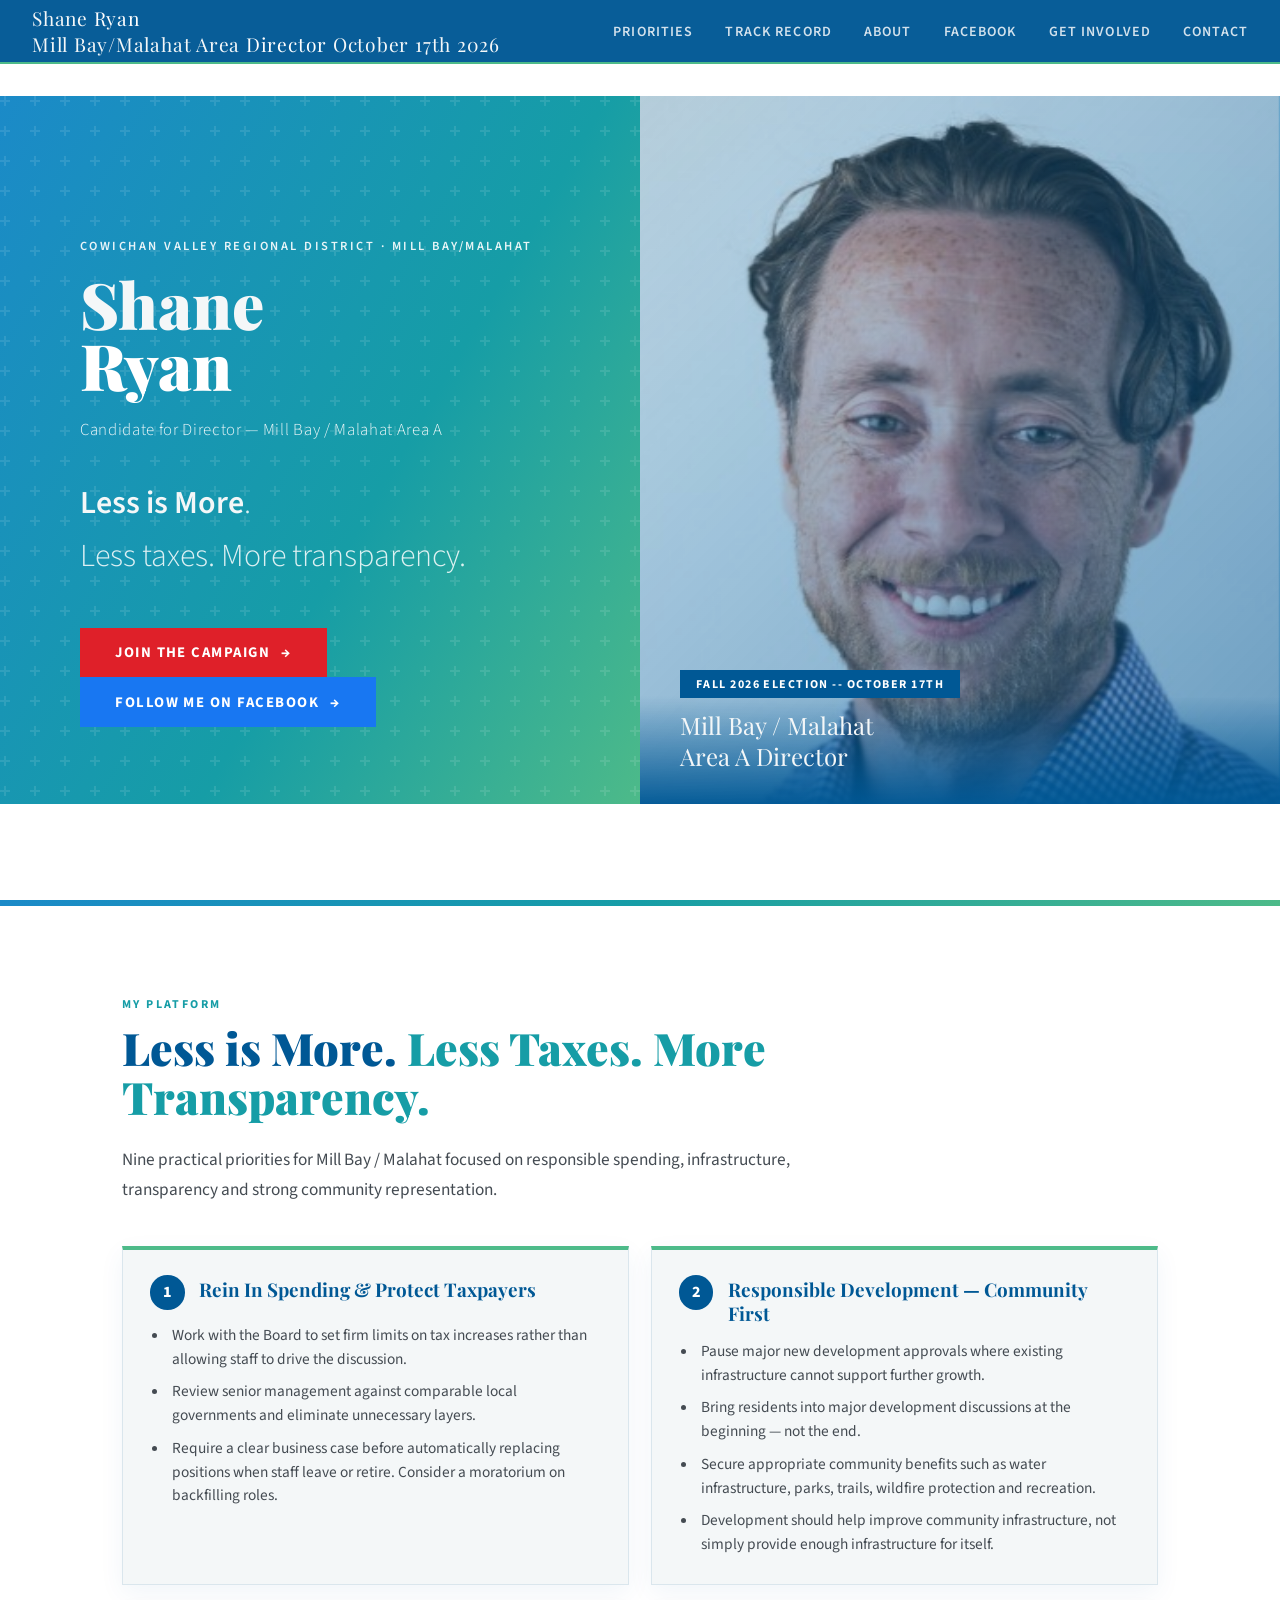
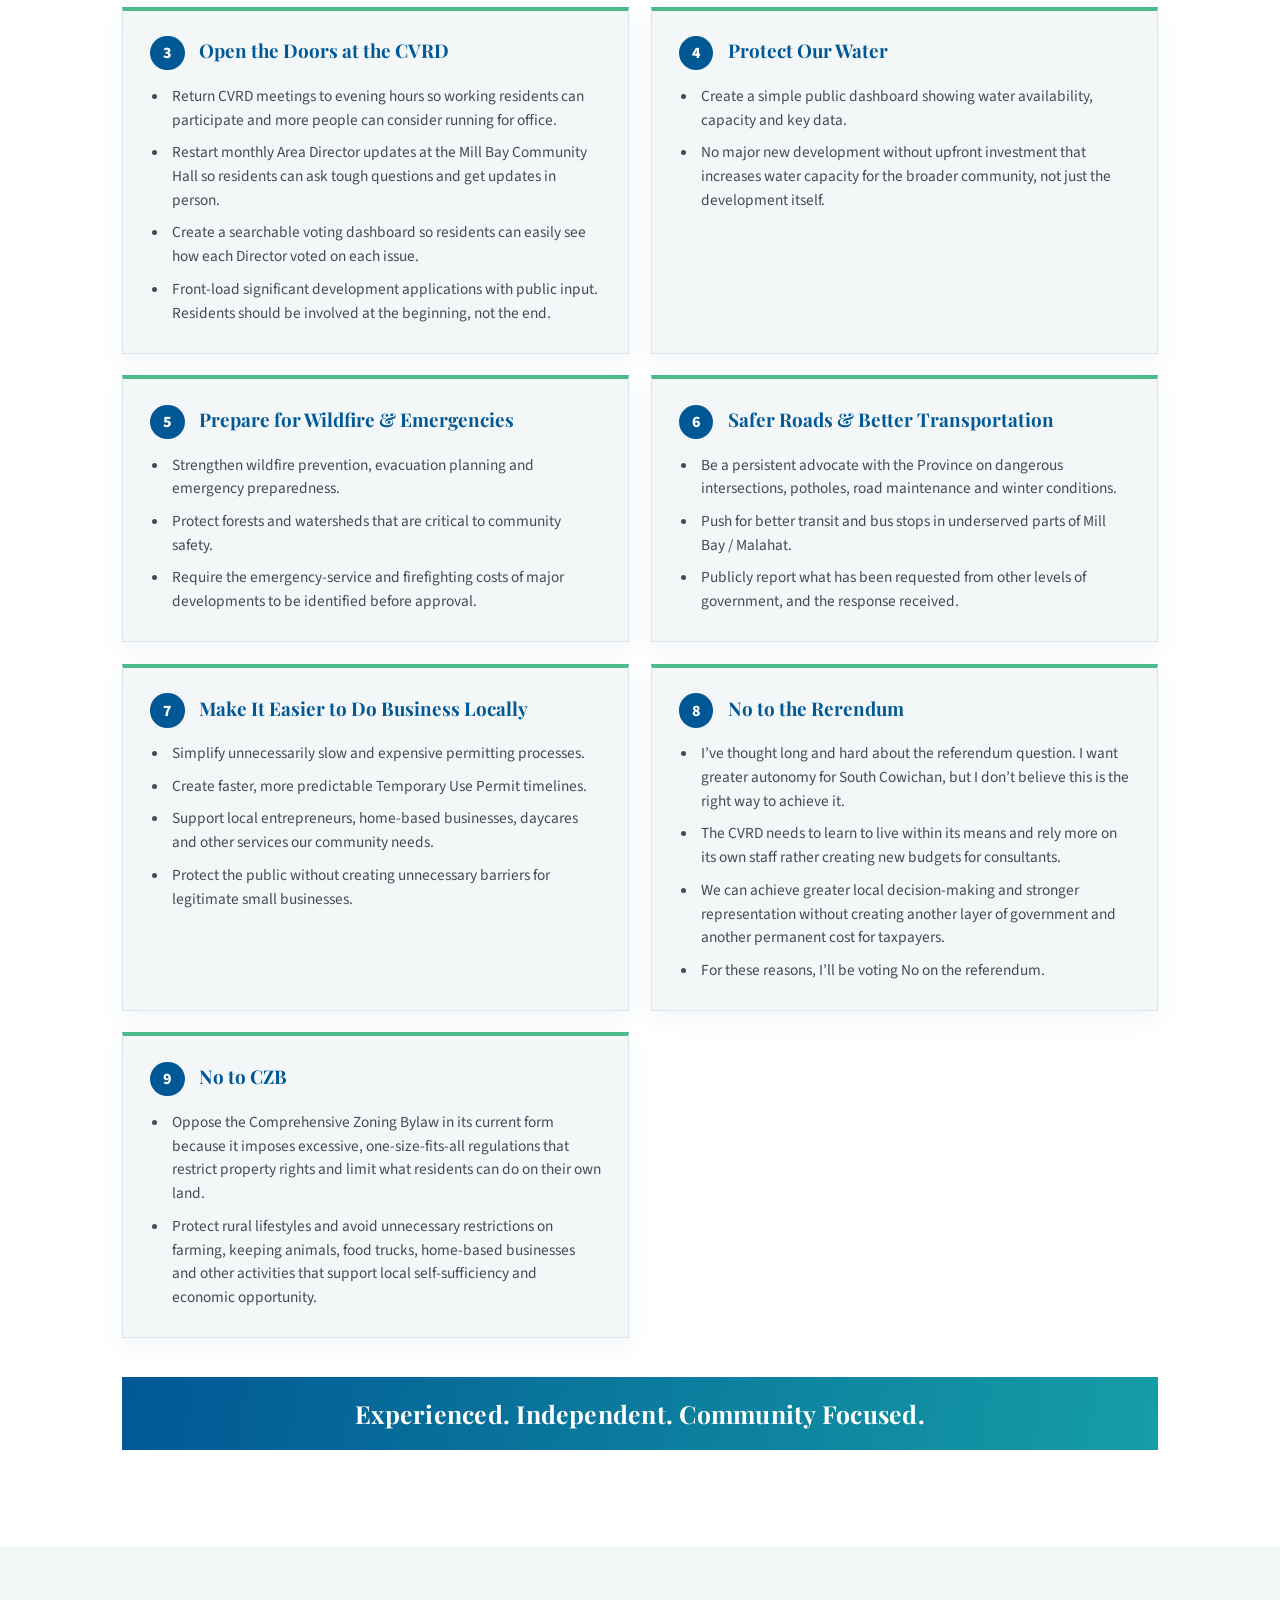
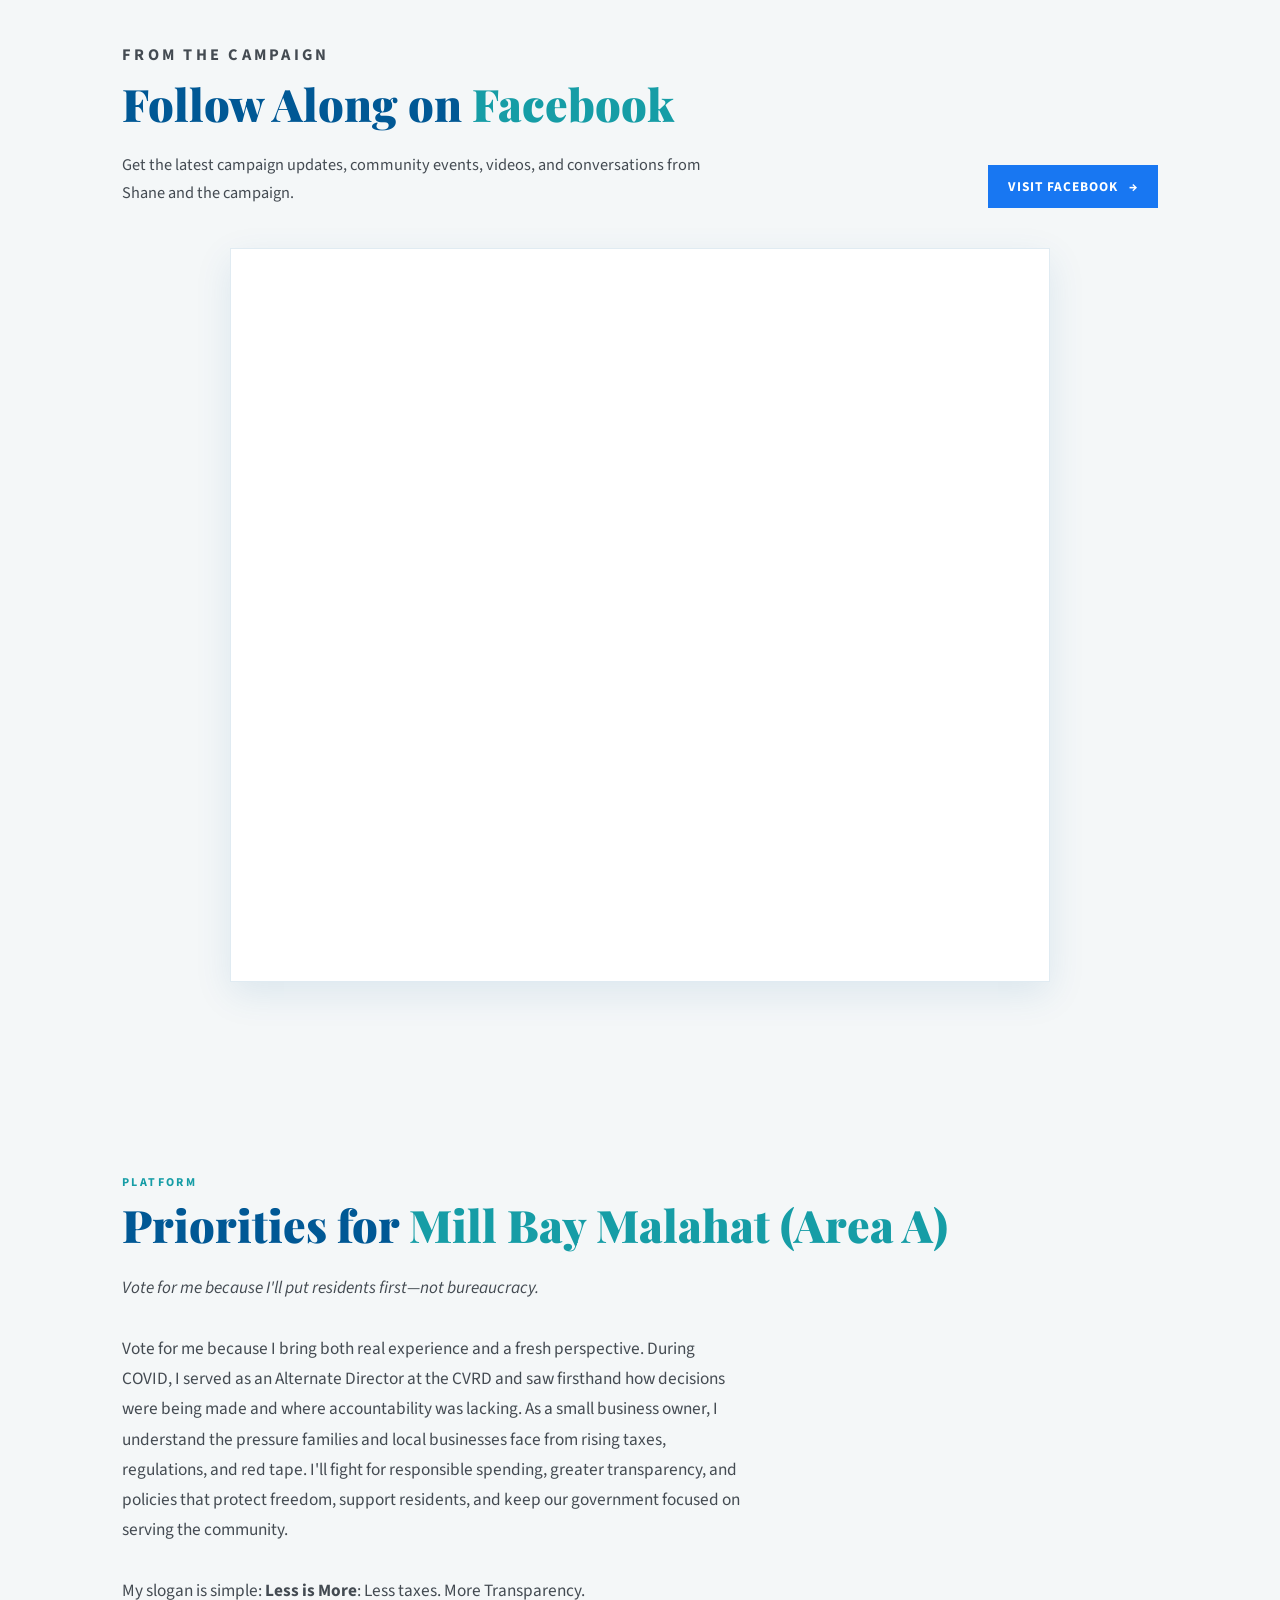
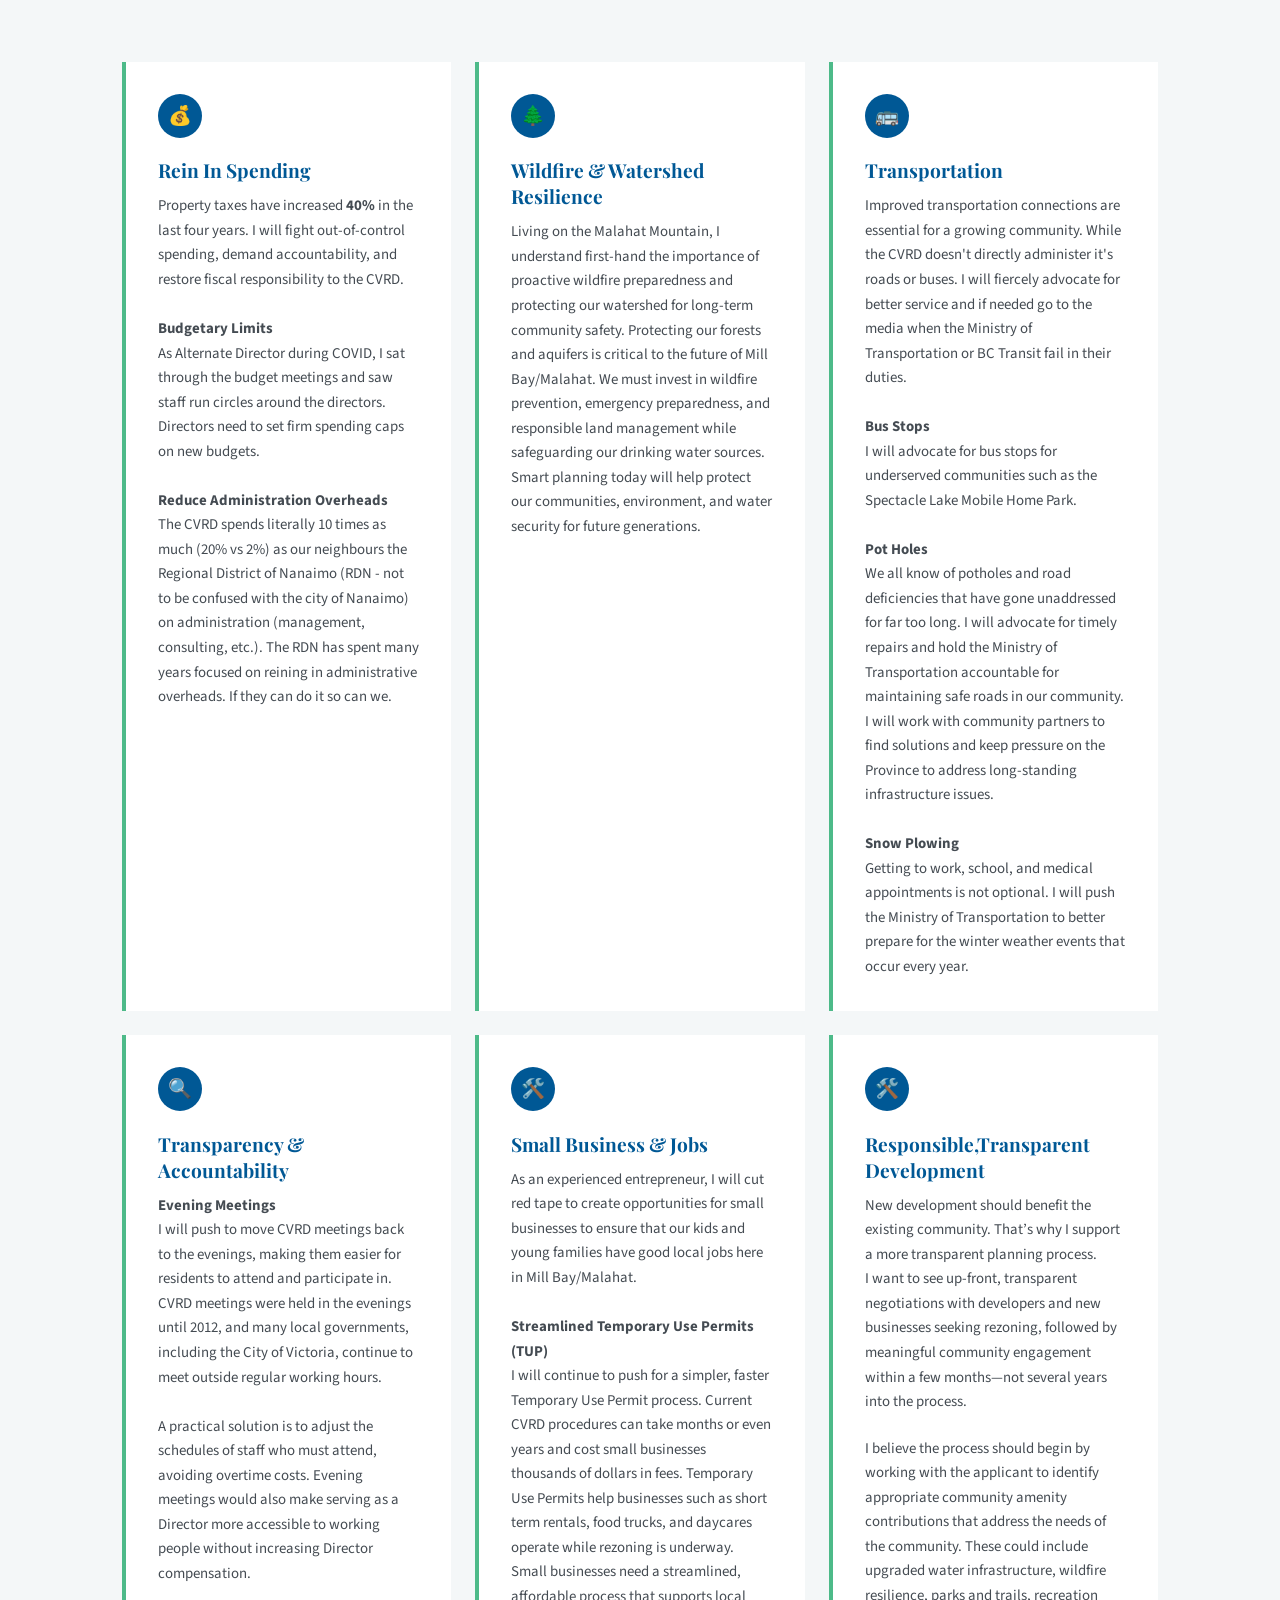
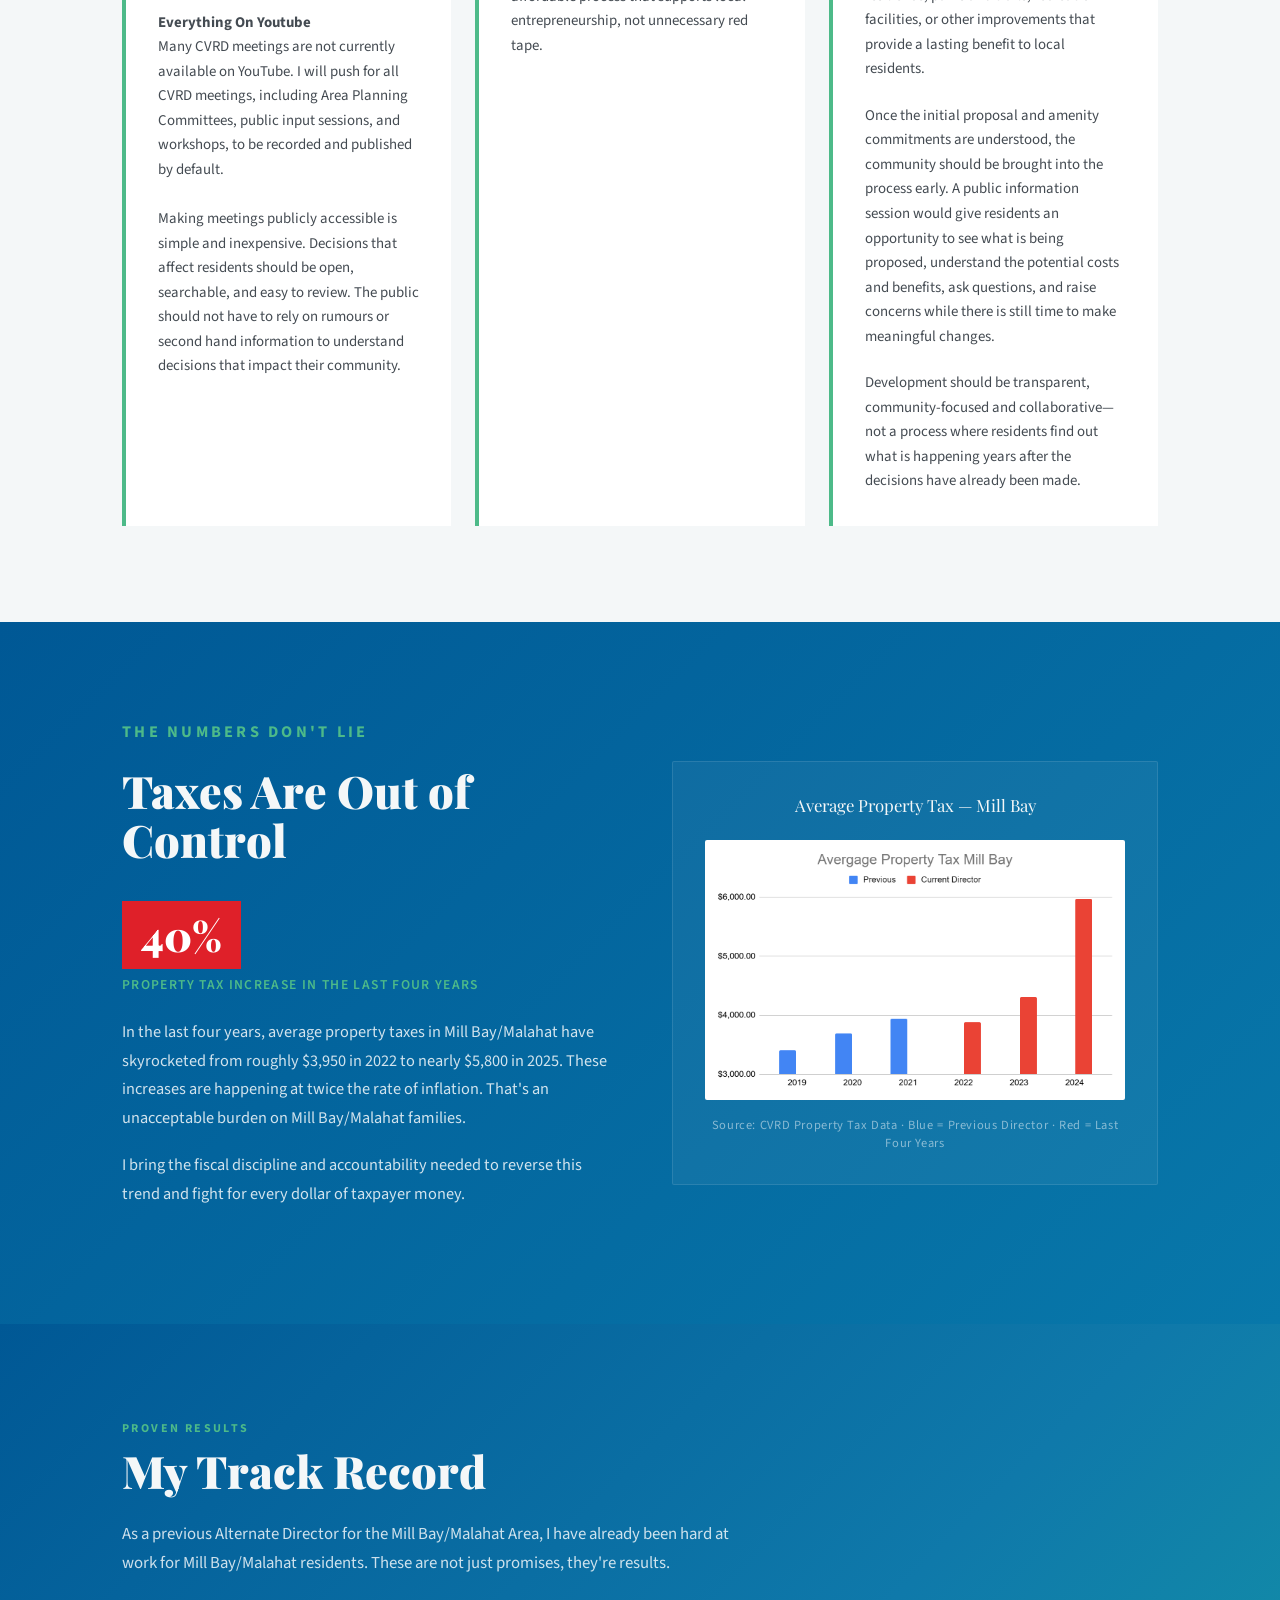
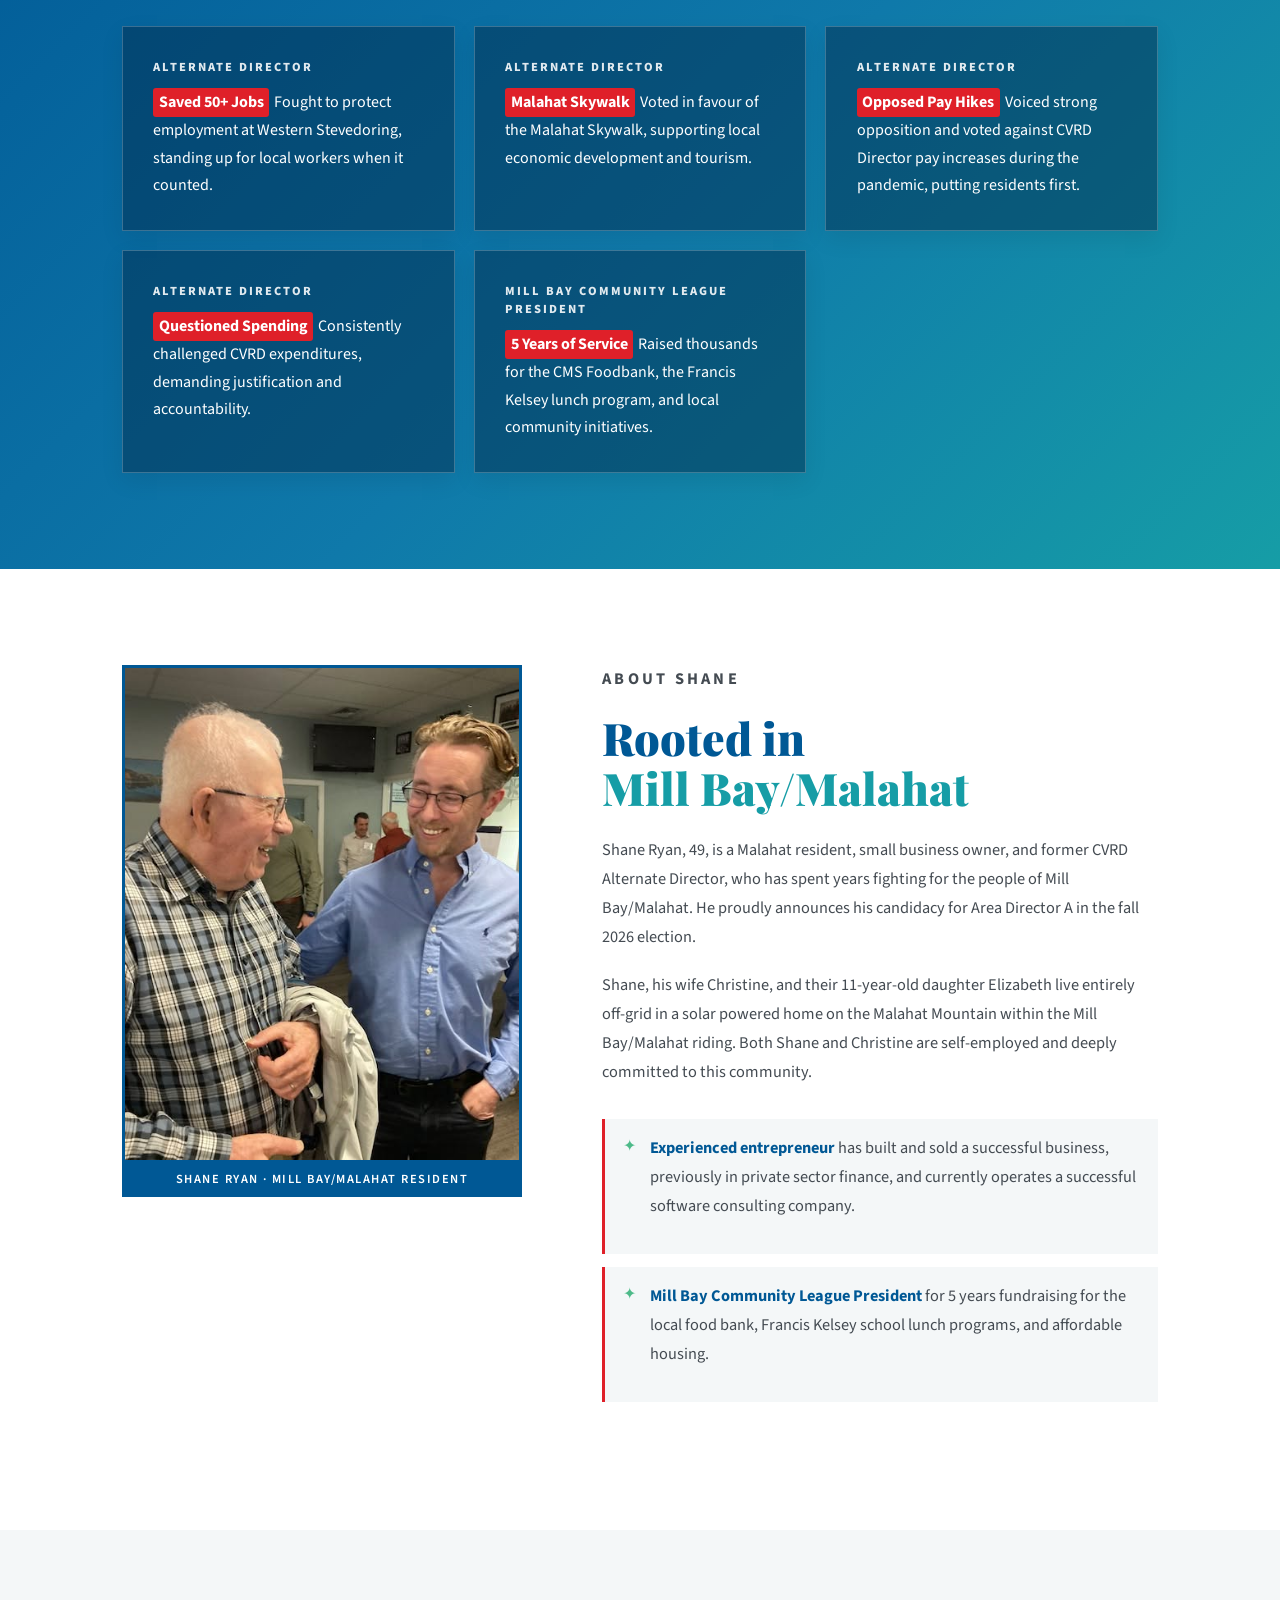
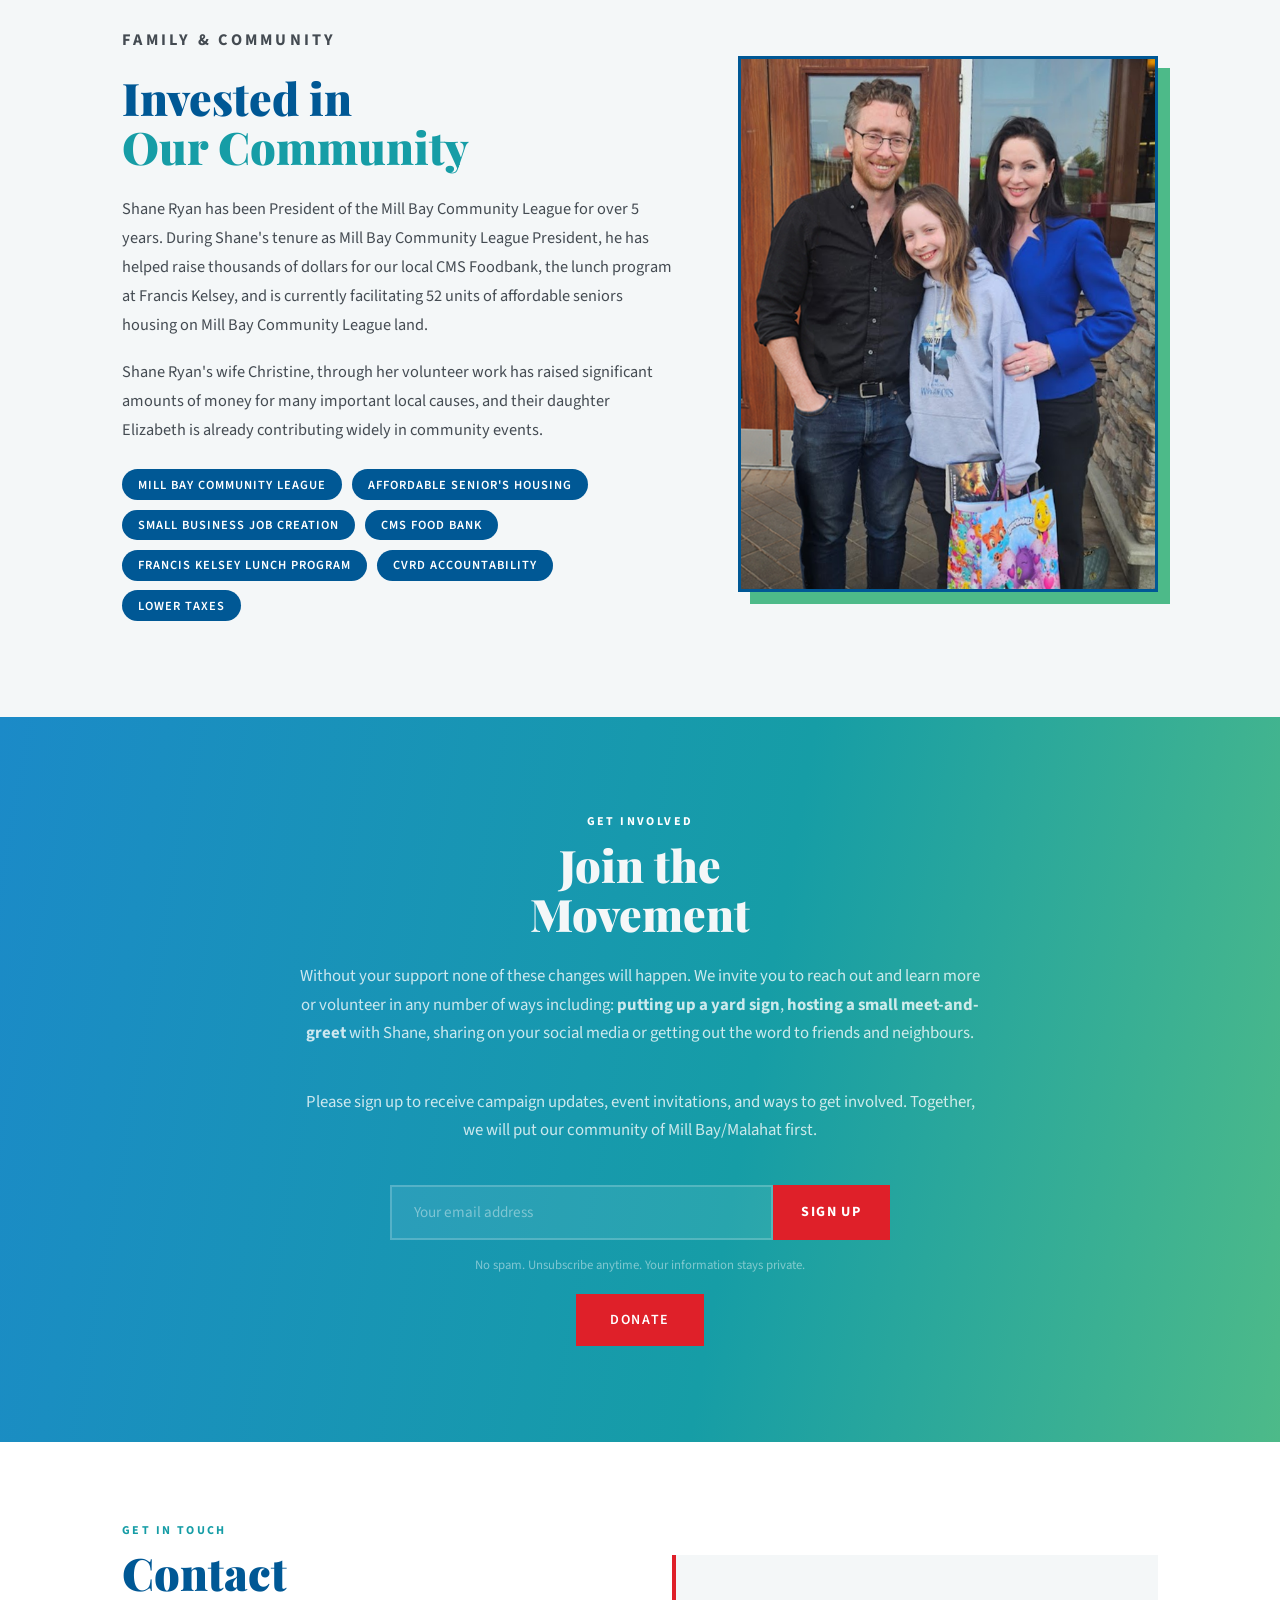
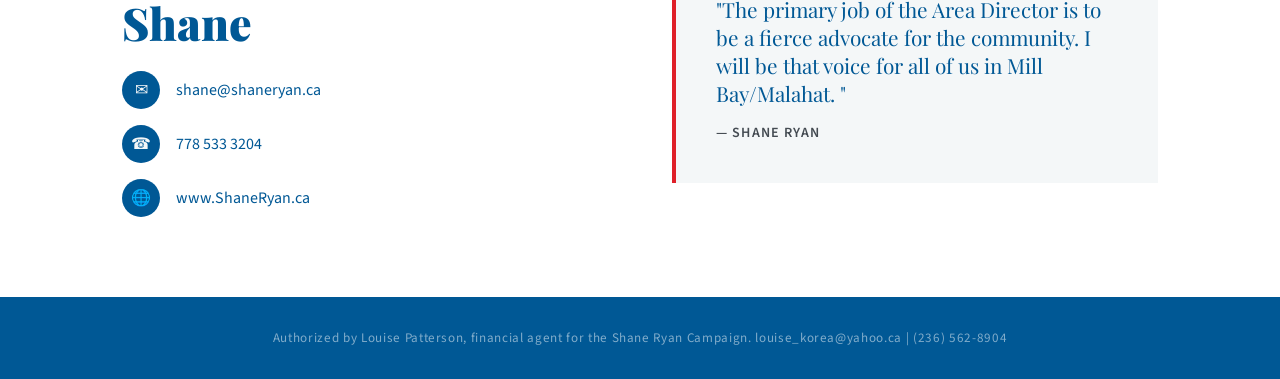
<file: index.html>
<!DOCTYPE html>
<html lang="en">
<head>
<meta charset="UTF-8">
<meta name="viewport" content="width=device-width, initial-scale=1.0">
<title>Shane Ryan – Director, Mill Bay/Malahat Area A</title>
<link href="https://fonts.googleapis.com/css2?family=Playfair+Display:wght@700;900&family=Source+Sans+3:wght@300;400;600&display=swap" rel="stylesheet">
<style>
  :root {
    /* 2026 campaign palette, matched to the printed brochure */
    --brand-navy: #005895;
    --brand-blue: #1b8ac8;
    --brand-teal: #169da6;
    --brand-green: #4dba89;
    --brand-red: #df2029;
    --brand-white: #ffffff;
    --brand-soft: #f4f7f8;

    /* Legacy semantic names retained so the existing layout stays intact */
    --forest: var(--brand-navy);
    --pine: #0876aa;
    --sage: var(--brand-teal);
    --mint: var(--brand-green);
    --ocean: var(--brand-blue);
    --sky: var(--brand-teal);
    --sky-light: var(--brand-green);
    --cream: var(--brand-soft);
    --warm-white: var(--brand-white);
    --gold: var(--brand-red);
    --text-dark: #202327;
    --text-mid: #444b52;
    --facebook-blue: #1877F2;
  }

  * { margin: 0; padding: 0; box-sizing: border-box; }

  html { scroll-behavior: smooth; }

  body {
    font-family: 'Source Sans 3', sans-serif;
    background: var(--warm-white);
    color: var(--text-dark);
    overflow-x: hidden;
  }

  /* ── NAV ── */
  nav {
    position: fixed; top: 0; width: 100%; z-index: 100;
    background: rgba(0,88,149,0.97);
    backdrop-filter: blur(8px);
    padding: 0 2rem;
    display: flex; align-items: center; justify-content: space-between;
    height: 64px;
    border-bottom: 2px solid var(--brand-green);
  }
  .nav-logo {
    font-family: 'Playfair Display', serif;
    font-size: 1.2rem;
    color: var(--cream);
    letter-spacing: 0.04em;
  }
  .nav-logo span { color: var(--brand-white); }
  .nav-links { display: flex; gap: 2rem; list-style: none; }
  .nav-links a {
    color: rgba(255,255,255,0.82);
    text-decoration: none;
    font-size: 0.88rem;
    font-weight: 600;
    letter-spacing: 0.08em;
    text-transform: uppercase;
    transition: color 0.2s;
  }
  .nav-links a:hover { color: var(--brand-green); }

  /* ── HERO ── */
  .hero {
    min-height: 100vh;
    display: grid;
    grid-template-columns: 1fr 1fr;
    overflow: hidden;
    position: relative;
  }

  .hero-left {
    background: linear-gradient(120deg, var(--brand-blue) 0%, var(--brand-teal) 58%, var(--brand-green) 100%);
    display: flex; flex-direction: column; justify-content: center;
    padding: 8rem 5rem 4rem 5rem;
    position: relative;
    overflow: hidden;
  }

  .hero-left::before {
    content: '';
    position: absolute; inset: 0;
    background: url("data:image/svg+xml,%3Csvg width='60' height='60' viewBox='0 0 60 60' xmlns='http://www.w3.org/2000/svg'%3E%3Cg fill='none' fill-rule='evenodd'%3E%3Cg fill='%23ffffff' fill-opacity='0.10'%3E%3Cpath d='M36 34v-4h-2v4h-4v2h4v4h2v-4h4v-2h-4zm0-30V0h-2v4h-4v2h4v4h2V6h4V4h-4zM6 34v-4H4v4H0v2h4v4h2v-4h4v-2H6zM6 4V0H4v4H0v2h4v4h2V6h4V4H6z'/%3E%3C/g%3E%3C/g%3E%3C/svg%3E");
    pointer-events: none;
  }

  .hero-eyebrow {
    font-size: 0.78rem;
    font-weight: 600;
    letter-spacing: 0.2em;
    text-transform: uppercase;
    color: rgba(255,255,255,0.9);
    margin-bottom: 1.2rem;
    opacity: 0;
    animation: fadeUp 0.7s 0.2s forwards;
  }

  .hero-name {
    font-family: 'Playfair Display', serif;
    font-size: clamp(3.2rem, 5vw, 5.5rem);
    font-weight: 900;
    color: var(--cream);
    line-height: 0.95;
    margin-bottom: 1.4rem;
    opacity: 0;
    animation: fadeUp 0.7s 0.4s forwards;
  }

  .hero-title {
    font-size: 1.05rem;
    font-weight: 300;
    color: rgba(255,255,255,0.92);
    letter-spacing: 0.04em;
    margin-bottom: 2.2rem;
    opacity: 0;
    animation: fadeUp 0.7s 0.55s forwards;
  }

  .hero-tagline {
    font-size: 2rem;
    color: rgba(255,255,255,0.85);
    line-height: 1.65;
    max-width: 400px;
    margin-bottom: 2.8rem;
    font-weight: 300;
    opacity: 0;
    animation: fadeUp 0.7s 0.7s forwards;
  }

  .hero-tagline strong { color: var(--cream); font-weight: 600; }

  .hero-cta {
    display: inline-flex; align-items: center; gap: 0.7rem;
    background: var(--brand-red);
    color: var(--brand-white);
    padding: 0.9rem 2.2rem;
    font-weight: 700;
    font-size: 0.92rem;
    letter-spacing: 0.1em;
    text-transform: uppercase;
    text-decoration: none;
    border: none;
    cursor: pointer;
    transition: background 0.2s, transform 0.15s;
    opacity: 0;
    animation: fadeUp 0.7s 0.85s forwards;
    width: fit-content;
  }

  .hero-facebook {
    display: inline-flex; align-items: center; gap: 0.7rem;
    background: var(--facebook-blue);
    color: var(--warm-white);
    padding: 0.9rem 2.2rem;
    font-weight: 700;
    font-size: 0.92rem;
    letter-spacing: 0.1em;
    text-transform: uppercase;
    text-decoration: none;
    border: none;
    cursor: pointer;
    transition: background 0.2s, transform 0.15s;
    opacity: 0;
    animation: fadeUp 0.7s 0.85s forwards;
    width: fit-content;
  }

  .hero-cta:hover { background: #c71922; transform: translateY(-2px); }

  .hero-right {
    position: relative;
    background: var(--ocean);
    overflow: hidden;
  }

  .hero-right::before {
    content: '';
    position: absolute; inset: 0;
    background: linear-gradient(135deg, rgba(27,138,200,0.25) 0%, rgba(0,88,149,0.58) 100%);
    z-index: 1;
  }

  .hero-photo {
    width: 100%;
    height: 100%;
    object-fit: cover;
    object-position: center 25%;
    position: absolute;
    top: 0;
    left: 0;
    opacity: 0;
    animation: fadeIn 10s 0.5s forwards;
  }

  .hero-photo-overlay {
    position: absolute; bottom: 0; left: 0; right: 0;
    z-index: 2;
    background: linear-gradient(to top, rgba(0,88,149,0.96) 0%, transparent 62%);
    padding: 2.5rem 2.5rem 2rem;
  }

  .hero-area-badge {
    display: inline-block;
    background: var(--brand-navy);
    color: var(--brand-white);
    font-size: 0.75rem;
    font-weight: 700;
    letter-spacing: 0.12em;
    text-transform: uppercase;
    padding: 0.35rem 1rem;
    margin-bottom: 0.7rem;
  }

  .hero-area-text {
    color: var(--cream);
    font-family: 'Playfair Display', serif;
    font-size: 1.5rem;
    line-height: 1.3;
  }

  /* ── STATS BAR ── */
  .stats-bar {
    background: linear-gradient(100deg, var(--brand-blue) 0%, var(--brand-teal) 55%, var(--brand-green) 100%);
    padding: 2rem 4rem;
    display: flex; justify-content: space-around; align-items: center;
    flex-wrap: wrap; gap: 1.5rem;
  }
  .stat-item { text-align: center; }
  .stat-num {
    font-family: 'Playfair Display', serif;
    font-size: 2.4rem;
    font-weight: 900;
    color: var(--brand-white);
    display: block;
  }
  .stat-label {
    font-size: 0.78rem;
    font-weight: 600;
    letter-spacing: 0.12em;
    text-transform: uppercase;
    color: rgba(255,255,255,0.7);
  }
  .stat-divider { width: 1px; height: 50px; background: rgba(255,255,255,0.2); }

  /* ── SECTION SHARED ── */
  section { padding: 6rem 0; }
  .container { max-width: 1100px; margin: 0 auto; padding: 0 2rem; }
  .section-label {
    font-size: 0.75rem; font-weight: 700;
    letter-spacing: 0.2em; text-transform: uppercase;
    color: var(--sage); margin-bottom: 0.6rem;
  }
  .section-title {
    font-family: 'Playfair Display', serif;
    font-size: clamp(2rem, 3.5vw, 3rem);
    font-weight: 900;
    color: var(--forest);
    line-height: 1.1;
    margin-bottom: 1.5rem;
  }
  .section-title .accent { color: var(--brand-teal); }

  /* ── PRIORITIES ── */
  .priorities { background: var(--cream); }
  .priorities-intro {
    max-width: 620px;
    font-size: 1.08rem;
    color: var(--text-mid);
    line-height: 1.75;
    margin-bottom: 3.5rem;
  }

  .priorities-grid {
    display: grid;
    grid-template-columns: repeat(auto-fit, minmax(280px, 1fr));
    gap: 1.5rem;
  }

  .priority-card {
    background: var(--warm-white);
    border-left: 4px solid var(--brand-green);
    padding: 2rem;
    transition: border-color 0.25s, transform 0.2s, box-shadow 0.2s;
    position: relative;
    overflow: hidden;
  }
  .priority-card::after {
    content: '';
    position: absolute; bottom: 0; left: 0; right: 0; height: 3px;
    background: linear-gradient(90deg, var(--brand-red), transparent);
    transform: scaleX(0); transform-origin: left;
    transition: transform 0.3s;
  }
  .priority-card:hover {
    border-color: var(--brand-blue);
    transform: translateY(-4px);
    box-shadow: 0 12px 32px rgba(0,88,149,0.14);
  }
  .priority-card:hover::after { transform: scaleX(1); }

  .priority-icon {
    width: 44px; height: 44px;
    background: var(--brand-navy);
    border-radius: 50%;
    display: flex; align-items: center; justify-content: center;
    margin-bottom: 1.2rem;
    font-size: 1.2rem;
  }
  .priority-title {
    font-family: 'Playfair Display', serif;
    font-size: 1.2rem; font-weight: 700;
    color: var(--forest);
    margin-bottom: 0.7rem;
  }
  .priority-text {
    font-size: 0.93rem;
    color: var(--text-mid);
    line-height: 1.65;
  }

  /* ── TAX CHART SECTION ── */
  .tax-section { background: linear-gradient(135deg, var(--brand-navy) 0%, #0878aa 100%); color: var(--brand-white); }
  .tax-section .section-title { color: var(--cream); }
  .tax-section .section-label { color: var(--brand-green); }

  .tax-layout {
    display: grid;
    grid-template-columns: 1fr 1fr;
    gap: 4rem;
    align-items: center;
  }
  .tax-copy p {
    font-size: 1.02rem;
    color: rgba(255,255,255,0.82);
    line-height: 1.75;
    margin-bottom: 1.2rem;
  }
  .tax-stat {
    display: inline-block;
    background: var(--brand-red);
    color: var(--brand-white);
    font-family: 'Playfair Display', serif;
    font-size: 2.6rem; font-weight: 900;
    padding: 0.4rem 1.2rem;
    margin: 0.8rem 0 0.4rem;
  }
  .tax-stat-label {
    font-size: 0.85rem; font-weight: 600;
    letter-spacing: 0.1em; text-transform: uppercase;
    color: var(--brand-green);
    display: block; margin-bottom: 1.5rem;
  }

  .chart-wrapper {
    background: rgba(255,255,255,0.05);
    border: 1px solid rgba(255,255,255,0.1);
    padding: 2rem;
    border-radius: 2px;
  }
  .chart-title {
    font-family: 'Playfair Display', serif;
    color: var(--cream); font-size: 1.05rem;
    margin-bottom: 1.5rem; text-align: center;
  }
  .chart-img {
    width: 100%; border-radius: 2px;
    display: block;
  }
  .chart-caption {
    margin-top: 1rem;
    font-size: 0.78rem;
    color: rgba(255,255,255,0.5);
    text-align: center;
    letter-spacing: 0.05em;
  }

  /* ── ABOUT ── */
  .about { background: var(--warm-white); }
  .about-layout {
    display: grid;
    grid-template-columns: 400px 1fr;
    gap: 5rem;
    align-items: start;
  }
  .about-photo-wrap { position: relative; }
  .about-photo {
    width: 100%;
    display: block;
    border: 3px solid var(--brand-navy);
  }
  .about-photo-label {
    position: absolute;
    bottom: -1px; left: 0; right: 0;
    background: var(--brand-navy);
    color: var(--brand-white);
    text-align: center;
    font-size: 0.78rem;
    font-weight: 600;
    letter-spacing: 0.12em;
    text-transform: uppercase;
    padding: 0.6rem;
  }

  .about-copy p {
    font-size: 1.02rem;
    color: var(--text-mid);
    line-height: 1.78;
    margin-bottom: 1.2rem;
  }

  .about-highlights {
    margin: 2rem 0;
    display: flex; flex-direction: column; gap: 0.8rem;
  }
  .highlight-item {
    display: flex; align-items: flex-start; gap: 0.9rem;
    padding: 0.9rem 1.1rem;
    background: var(--cream);
    border-left: 3px solid var(--brand-red);
  }
  .highlight-check {
    color: var(--brand-green); font-size: 1rem; flex-shrink: 0; margin-top: 1px;
  }
  .highlight-text { font-size: 0.93rem; color: var(--text-mid); line-height: 1.5; }
  .highlight-text strong { color: var(--forest); }

  /* ── RECORD ── */
  .record { background: linear-gradient(135deg, var(--brand-navy) 0%, #0f79aa 55%, var(--brand-teal) 100%); }
  .record .section-title { color: var(--cream); }
  .record .section-label { color: var(--brand-green); }
  .record-intro {
    color: rgba(255,255,255,0.8);
    font-size: 1.05rem;
    line-height: 1.75;
    max-width: 640px;
    margin-bottom: 3rem;
  }
  .record-grid {
    display: grid;
    grid-template-columns: repeat(auto-fit, minmax(260px, 1fr));
    gap: 1.2rem;
  }
  .record-item {
    background: rgba(0, 40, 72, 0.48);
    border: 1px solid rgba(255,255,255,0.22);
    padding: 1.9rem;
    box-shadow: 0 8px 22px rgba(0,0,0,0.08);
    transition: background 0.2s, transform 0.2s;
  }
  .record-item:hover {
    background: rgba(0, 40, 72, 0.62);
    transform: translateY(-2px);
  }
  .record-year {
    font-size: 0.78rem;
    font-weight: 800;
    letter-spacing: 0.16em;
    text-transform: uppercase;
    color: rgba(255,255,255,0.88);
    margin-bottom: 0.75rem;
  }
  .record-desc {
    color: #ffffff;
    font-size: 1rem;
    line-height: 1.72;
  }
  .record-desc strong {
    display: inline-block;
    color: #ffffff !important;
    background: var(--brand-red);
    padding: 0.06em 0.34em;
    margin-right: 0.12em;
    border-radius: 3px;
    font-weight: 700;
  }

  /* ── FAMILY ── */
  .family { background: var(--cream); }
  .family-layout {
    display: grid;
    grid-template-columns: 1fr 420px;
    gap: 4rem;
    align-items: center;
  }
  .family-copy p {
    font-size: 1.02rem; color: var(--text-mid);
    line-height: 1.78; margin-bottom: 1.1rem;
  }
  .community-pills {
    display: flex; flex-wrap: wrap; gap: 0.6rem;
    margin-top: 1.5rem;
  }
  .pill {
    background: var(--brand-navy); color: var(--brand-white);
    font-size: 0.78rem; font-weight: 600;
    letter-spacing: 0.08em; text-transform: uppercase;
    padding: 0.4rem 1rem;
    border-radius: 100px;
  }
  .family-photo {
    width: 100%; display: block;
    border: 3px solid var(--brand-navy);
    box-shadow: 12px 12px 0 var(--brand-green);
  }

  /* ── SIGN UP ── */
  .signup { background: linear-gradient(100deg, var(--brand-blue) 0%, var(--brand-teal) 58%, var(--brand-green) 100%); }
  .signup-inner {
    max-width: 680px; margin: 0 auto;
    text-align: center;
  }

  .signup .section-label { color: var(--brand-white); }
  .signup .section-title { color: var(--cream); }
  .signup-text {
    color: rgba(255,255,255,0.78);
    font-size: 1.05rem;
    line-height: 1.7;
    margin-bottom: 2.5rem;
  }
  .signup-form {
    display: flex; gap: 0;
    max-width: 500px; margin: 0 auto;
  }
  .signup-input {
    flex: 1;
    padding: 0.9rem 1.4rem;
    border: 2px solid rgba(255,255,255,0.2);
    background: rgba(255,255,255,0.08);
    color: var(--cream);
    font-family: 'Source Sans 3', sans-serif;
    font-size: 0.95rem;
    outline: none;
    transition: border-color 0.2s;
  }
  .signup-input::placeholder { color: rgba(255,255,255,0.4); }
  .signup-input:focus { border-color: var(--brand-white); }
  .signup-btn {
    background: var(--brand-red);
    color: var(--brand-white);
    border: none;
    padding: 0.9rem 1.8rem;
    font-family: 'Source Sans 3', sans-serif;
    font-size: 0.88rem;
    font-weight: 700;
    letter-spacing: 0.1em;
    text-transform: uppercase;
    cursor: pointer;
    transition: background 0.2s;
    white-space: nowrap;
  }
  .signup-btn:hover { background: #c71922; }
  .signup-note {
    margin-top: 1rem;
    font-size: 0.8rem;
    color: rgba(255,255,255,0.45);
  }
  .signup-success {
    display: none;
    background: rgba(0,88,149,0.24);
    border: 1px solid rgba(255,255,255,0.7);
    color: var(--brand-white);
    padding: 1rem 2rem;
    font-size: 1rem;
    margin-top: 1rem;
  }

  /* ── CONTACT ── */
  .contact { background: var(--warm-white); padding: 5rem 0; }
  .contact-layout {
    display: grid;
    grid-template-columns: 1fr 1fr;
    gap: 4rem;
    align-items: center;
  }
  .contact-info .section-title { margin-bottom: 1.5rem; }
  .contact-details { display: flex; flex-direction: column; gap: 1rem; }
  .contact-row {
    display: flex; align-items: center; gap: 1rem;
    font-size: 1rem; color: var(--text-mid);
  }
  .contact-row a { color: var(--brand-navy); text-decoration: none; }
  .contact-row a:hover { text-decoration: underline; }
  .contact-icon {
    width: 38px; height: 38px;
    background: var(--brand-navy);
    border-radius: 50%;
    display: flex; align-items: center; justify-content: center;
    color: var(--cream);
    font-size: 1rem;
    flex-shrink: 0;
  }

  /* ── FOOTER ── */
  footer {
    background: var(--brand-navy);
    color: rgba(255,255,255,0.5);
    text-align: center;
    padding: 2rem;
    font-size: 0.82rem;
    letter-spacing: 0.05em;
  }
  footer a { color: var(--brand-green); text-decoration: none; }

  /* ── ANIMATIONS ── */
  @keyframes fadeUp {
    from { opacity: 0; transform: translateY(22px); }
    to   { opacity: 1; transform: translateY(0); }
  }
  @keyframes fadeIn {
    from { opacity: 0; }
    to   { opacity: 1; }
  }




  /* ── 7-POINT PLATFORM ── */
  .platform-section {
    background: var(--warm-white);
    position: relative;
    overflow: hidden;
  }

  .platform-section::before {
    content: '';
    position: absolute;
    top: 0; left: 0; right: 0;
    height: 6px;
    background: linear-gradient(90deg, var(--brand-blue), var(--brand-teal), var(--brand-green));
  }

  .platform-header {
    max-width: 760px;
    margin-bottom: 2.5rem;
  }

  .platform-intro {
    font-size: 1.08rem;
    line-height: 1.75;
    color: var(--text-mid);
    max-width: 680px;
  }

  .platform-grid {
    display: grid;
    grid-template-columns: repeat(2, minmax(0, 1fr));
    gap: 1.35rem;
  }

  .platform-card {
    background: var(--brand-soft);
    border: 1px solid rgba(0,88,149,0.10);
    border-top: 4px solid var(--brand-green);
    padding: 1.6rem 1.7rem 1.7rem;
    box-shadow: 0 8px 24px rgba(0,88,149,0.06);
  }

  .platform-card-head {
    display: flex;
    align-items: flex-start;
    gap: 0.9rem;
    margin-bottom: 0.9rem;
  }

  .platform-number {
    width: 2.15rem;
    height: 2.15rem;
    flex: 0 0 2.15rem;
    border-radius: 50%;
    display: inline-flex;
    align-items: center;
    justify-content: center;
    background: var(--brand-navy);
    color: var(--brand-white);
    font-weight: 800;
    line-height: 1;
  }

  .platform-card h3 {
    font-family: 'Playfair Display', serif;
    font-size: 1.18rem;
    line-height: 1.25;
    color: var(--forest);
    margin-top: 0.2rem;
  }

  .platform-card ul {
    margin: 0;
    padding-left: 1.2rem;
    color: var(--text-mid);
  }

  .platform-card li {
    margin: 0 0 0.55rem;
    padding-left: 0.15rem;
    font-size: 0.96rem;
    line-height: 1.55;
  }

  .platform-card li:last-child { margin-bottom: 0; }

  .platform-closing {
    margin-top: 2.4rem;
    padding: 1.25rem 1.5rem;
    background: linear-gradient(100deg, var(--brand-navy), var(--brand-teal));
    color: var(--brand-white);
    font-family: 'Playfair Display', serif;
    font-size: clamp(1.2rem, 2vw, 1.55rem);
    font-weight: 700;
    text-align: center;
    letter-spacing: 0.01em;
  }

  @media (max-width: 768px) {
    .platform-section { padding: 4rem 0; }
    .platform-header { margin-bottom: 1.75rem; }
    .platform-grid { grid-template-columns: 1fr; gap: 1rem; }
    .platform-card { padding: 1.35rem 1.25rem 1.4rem; }
    .platform-card h3 { font-size: 1.1rem; }
    .platform-card li { font-size: 0.94rem; line-height: 1.5; }
    .platform-closing { margin-top: 1.5rem; padding: 1rem 1.1rem; }
  }

  /* ── FACEBOOK FEED ── */
  .facebook-feed {
    background: var(--cream);
  }

  .facebook-feed-header {
    display: flex;
    justify-content: space-between;
    align-items: flex-end;
    gap: 2rem;
    margin-bottom: 2.5rem;
  }

  .facebook-feed-intro {
    max-width: 620px;
  }

  .facebook-feed-intro p {
    font-size: 1.02rem;
    color: var(--text-mid);
    line-height: 1.7;
  }

  .facebook-follow {
    display: inline-flex;
    align-items: center;
    gap: 0.65rem;
    background: var(--facebook-blue);
    color: var(--brand-white);
    text-decoration: none;
    padding: 0.75rem 1.25rem;
    font-size: 0.84rem;
    font-weight: 700;
    letter-spacing: 0.08em;
    text-transform: uppercase;
    white-space: nowrap;
    transition: transform 0.15s ease, background 0.2s ease;
  }

  .facebook-follow:hover {
    background: #0d65d8;
    transform: translateY(-2px);
  }

  .facebook-feed-card {
    max-width: 820px;
    margin: 0 auto;
    background: var(--brand-white);
    padding: 1rem;
    border: 1px solid rgba(0,88,149,0.12);
    box-shadow: 0 12px 35px rgba(0,88,149,0.10);
  }

  .facebook-feed-card iframe {
    display: block;
    width: 100%;
    min-height: 700px;
    border: 0;
  }

  @media (max-width: 768px) {
    .facebook-feed-header {
      flex-direction: column;
      align-items: flex-start;
    }

    .facebook-feed-card {
      padding: 0.5rem;
    }

    .facebook-feed-card iframe {
      min-height: 650px;
    }
  }

  /* ── RESPONSIVE ── */
  @media (max-width: 900px) {
    .hero {
      display: flex !important;
      flex-direction: column !important;
      min-height: unset !important;
    }
    .hero-left {
      width: 100% !important;
      box-sizing: border-box !important;
      padding: 2rem 1.5rem 2.5rem !important;
      min-height: unset !important;
      order: 2;
      flex: none !important;
    }
    .hero-right {
      width: 100% !important;
      flex: none !important;
      height: 100vw !important;
      min-height: 300px !important;
      max-height: 520px !important;
      position: relative !important;
      order: 1;
    }
    .hero-photo {
      position: absolute !important;
      top: 0 !important;
      left: 0 !important;
      width: 100% !important;
      height: 100% !important;
      object-fit: cover !important;
      object-position: center 60% !important;
    }
    .tax-layout, .about-layout, .family-layout, .contact-layout {
      grid-template-columns: 1fr;
      gap: 2.5rem;
    }
    .about-layout { grid-template-columns: 1fr; }
    .about-photo-wrap { max-width: 380px; }
    .family-layout { grid-template-columns: 1fr; }
    .family-photo { max-width: 400px; }
    .stat-divider { display: none; }
    .stats-bar { padding: 2rem; }
    nav { padding: 0 1rem; }
    .nav-links { gap: 1rem; }
    .signup-form { flex-direction: column; }
    .hero-eyebrow { max-width: 100% !important; }
    .hero-tagline { max-width: 100% !important; }
  }

  /* ── MOBILE HERO FIX — applies to all phones ── */
  @media screen and (max-width: 1024px) {
    .hero {
      display: flex !important;
      flex-direction: column !important;
      min-height: unset !important;
    }
    .hero-left {
      width: 100% !important;
      box-sizing: border-box !important;
      padding: 2rem 1.5rem 2.5rem !important;
      min-height: unset !important;
      order: 2;
      flex: none !important;
    }
    .hero-right {
      width: 100% !important;
      flex: none !important;
      height: 100vw !important;
      min-height: 300px !important;
      max-height: 520px !important;
      position: relative !important;
      order: 1;
    }
    .hero-photo {
      position: absolute !important;
      top: 0 !important;
      left: 0 !important;
      width: 100% !important;
      height: 100% !important;
      object-fit: cover !important;
      object-position: center 60% !important;
    }
  }

  .hide-on-small {
    display: block;
  }

  @media (max-width: 768px) {
    .hide-on-small {
      display: none;
    }
  }

  .cta-container {
    display: flex;
    justify-content: center;
    align-items: center;
    gap: 16px;
    margin-top: 20px;
  }

  .cta-button.donate {
    display: inline-block;
    background-color: var(--brand-red);
    color: var(--brand-white);
    padding: 16px 34px;
    font-size: 14px;
    font-weight: 600;
    letter-spacing: 0.12em;
    text-transform: uppercase;
    text-decoration: none;
    border-radius: 0px;
    transition: background-color 0.2s ease, transform 0.15s ease;
  }

  .cta-button.donate:hover {
    background-color: #c71922;
    transform: translateY(-1px);
  }

  .cta-button.donate:active {
    transform: translateY(0px);
  }
</style>
</head>
<body>

<!-- NAV -->
<nav>
  <div class="nav-logo">Shane <span>Ryan</span> <div class="hide-on-small"> Mill Bay/Malahat Area <span>Director</span> October 17th 2026</div></div>
  <ul class="nav-links">
    <li><a href="#priorities">Priorities</a></li>
    <li><a href="#record">Track Record</a></li>
    <li><a href="#about">About</a></li>
    <li><a href="#facebook">Facebook</a></li>
    <div class="hide-on-small"><li><a href="#signup">Get Involved</a></li></div>
    <li><a href="#contact">Contact</a></li>
  </ul>
</nav>

<!-- HERO -->
<section class="hero">
  <div class="hero-left">
    <p class="hero-eyebrow">Cowichan Valley Regional District · Mill Bay/Malahat</p>
    <h1 class="hero-name">Shane<br><span style="color:var(--brand-white);">Ryan</span></h1>
    <p class="hero-title">Candidate for Director — Mill Bay / Malahat Area A</p>
    <p class="hero-tagline"><strong>Less is More</strong>.<br> Less taxes. More transparency.</p>
    <a href="#signup" class="hero-cta">
      <span>Join the Campaign</span>
      <span>→</span>
    </a>
    <a href="https://www.facebook.com/voteshaneryan/" class="hero-facebook" target="_blank" rel="noopener">
      <span>Follow me on Facebook</span>
      <span>→</span>
    </a>
  </div>
  <div class="hero-right">
    <img src="pro.jpg" alt="Shane Ryan" class="hero-photo">
    <div class="hide-on-small">
      <div class="hero-photo-overlay">
        <span class="hero-area-badge">Fall 2026 Election -- October 17th</span>
        <p class="hero-area-text">Mill Bay / Malahat<br>Area A Director</p>
      </div>
    </div>
  </div>
</section>

<!-- STATS BAR -->
<!--<div class="stats-bar">
  <div class="stat-item">
    <span class="stat-num">5+</span>
    <span class="stat-label">Years Community League President</span>
  </div>
  <div class="stat-divider"></div>
  <div class="stat-item">
    <span class="stat-num">52</span>
    <span class="stat-label">Affordable Senior Housing Units</span>
  </div>
  <div class="stat-divider"></div>
  <div class="stat-item">
    <span class="stat-num">50+</span>
    <span class="stat-label">Jobs Saved at Western Stevedoring</span>
  </div>
  <div class="stat-divider"></div>
  <div class="stat-item">
    <span class="stat-num">0 %</span>
    <span class="stat-label">Fought against Director Pay Increase During COVID</span>
  </div>
</div>-->


<!-- PLATFORM -->
<section class="platform-section" id="platform">
  <div class="container">
    <div class="platform-header">
      <p class="section-label">My Platform</p>
      <h2 class="section-title">Less is More. <span class="accent">Less Taxes. More Transparency.</span></h2>
      <p class="platform-intro">Nine practical priorities for Mill Bay / Malahat focused on responsible spending, infrastructure, transparency and strong community representation.</p>
    </div>

    <div class="platform-grid">
      <article class="platform-card">
        <div class="platform-card-head">
          <span class="platform-number">1</span>
          <h3>Rein In Spending &amp; Protect Taxpayers</h3>
        </div>
        <ul>
          <li>Work with the Board to set firm limits on tax increases rather than allowing staff to drive the discussion.</li>
          <li>Review senior management against comparable local governments and eliminate unnecessary layers.</li>
          <li>Require a clear business case before automatically replacing positions when staff leave or retire. Consider a moratorium on backfilling roles.</li>
        </ul>
      </article>

      <article class="platform-card">
        <div class="platform-card-head">
          <span class="platform-number">2</span>
          <h3>Responsible Development — Community First</h3>
        </div>
        <ul>
          <li>Pause major new development approvals where existing infrastructure cannot support further growth.</li>
          <li>Bring residents into major development discussions at the beginning — not the end.</li>
          <li>Secure appropriate community benefits such as water infrastructure, parks, trails, wildfire protection and recreation.</li>
          <li>Development should help improve community infrastructure, not simply provide enough infrastructure for itself.</li>
        </ul>
      </article>

      <article class="platform-card">
        <div class="platform-card-head">
          <span class="platform-number">3</span>
          <h3>Open the Doors at the CVRD</h3>
        </div>
        <ul>
          <li>Return CVRD meetings to evening hours so working residents can participate and more people can consider running for office.</li>
          <li>Restart monthly Area Director updates at the Mill Bay Community Hall so residents can ask tough questions and get updates in person.</li>
          <li>Create a searchable voting dashboard so residents can easily see how each Director voted on each issue.</li>
          <li>Front-load significant development applications with public input. Residents should be involved at the beginning, not the end.</li>
        </ul>
      </article>

      <article class="platform-card">
        <div class="platform-card-head">
          <span class="platform-number">4</span>
          <h3>Protect Our Water</h3>
        </div>
        <ul>
          <li>Create a simple public dashboard showing water availability, capacity and key data.</li>
          <li>No major new development without upfront investment that increases water capacity for the broader community, not just the development itself.</li>
        </ul>
      </article>

      <article class="platform-card">
        <div class="platform-card-head">
          <span class="platform-number">5</span>
          <h3>Prepare for Wildfire &amp; Emergencies</h3>
        </div>
        <ul>
          <li>Strengthen wildfire prevention, evacuation planning and emergency preparedness.</li>
          <li>Protect forests and watersheds that are critical to community safety.</li>
          <li>Require the emergency-service and firefighting costs of major developments to be identified before approval.</li>
        </ul>
      </article>

      <article class="platform-card">
        <div class="platform-card-head">
          <span class="platform-number">6</span>
          <h3>Safer Roads &amp; Better Transportation</h3>
        </div>
        <ul>
          <li>Be a persistent advocate with the Province on dangerous intersections, potholes, road maintenance and winter conditions.</li>
          <li>Push for better transit and bus stops in underserved parts of Mill Bay / Malahat.</li>
          <li>Publicly report what has been requested from other levels of government, and the response received.</li>
        </ul>
      </article>

      <article class="platform-card">
        <div class="platform-card-head">
          <span class="platform-number">7</span>
          <h3>Make It Easier to Do Business Locally</h3>
        </div>
        <ul>
          <li>Simplify unnecessarily slow and expensive permitting processes.</li>
          <li>Create faster, more predictable Temporary Use Permit timelines.</li>
          <li>Support local entrepreneurs, home-based businesses, daycares and other services our community needs.</li>
          <li>Protect the public without creating unnecessary barriers for legitimate small businesses.</li>
        </ul>
      </article>

      <article class="platform-card">
        <div class="platform-card-head">
          <span class="platform-number">8</span>
          <h3>No to the Rerendum</h3>
        </div>
        <ul>
          <li>I’ve thought long and hard about the referendum question. I want greater autonomy for South Cowichan, but I don’t believe this is the right way to achieve it.</li>
          <li>The CVRD needs to learn to live within its means and rely more on its own staff rather creating new budgets for consultants.</li>
          <li>We can achieve greater local decision-making and stronger representation without creating another layer of government and another permanent cost for taxpayers.</li>
          <li>For these reasons, I’ll be voting No on the referendum.</li>
        </ul>
      </article>

      <article class="platform-card">
        <div class="platform-card-head">
          <span class="platform-number">9</span>
          <h3>No to CZB</h3>
        </div>
        <ul>
          <li>Oppose the Comprehensive Zoning Bylaw in its current form because it imposes excessive, one-size-fits-all regulations that restrict property rights and limit what residents can do on their own land.</li>
          <li>Protect rural lifestyles and avoid unnecessary restrictions on farming, keeping animals, food trucks, home-based businesses and other activities that support local self-sufficiency and economic opportunity.</li>
        </ul>
      </article>
    </div>

    <div class="platform-closing">Experienced. Independent. Community Focused.</div>
  </div>
</section>

<!-- FACEBOOK FEED -->
<section class="facebook-feed" id="facebook">
  <div class="container">
    <div class="facebook-feed-header">
      <div class="facebook-feed-intro">
        <p class="section-label">From the Campaign</p>
        <h2 class="section-title">Follow Along on <span class="accent">Facebook</span></h2>
        <p>Get the latest campaign updates, community events, videos, and conversations from Shane and the campaign.</p>
      </div>
      <a class="facebook-follow" href="https://www.facebook.com/voteshaneryan/" target="_blank" rel="noopener">
        <span>Visit Facebook</span>
        <span>→</span>
      </a>
    </div>

    <div class="facebook-feed-card">
      <iframe
        title="Shane Ryan campaign Facebook feed"
        src="https://www.facebook.com/plugins/page.php?href=https%3A%2F%2Fwww.facebook.com%2Fvoteshaneryan%2F&tabs=timeline&width=760&height=700&small_header=false&adapt_container_width=true&hide_cover=false&show_facepile=false"
        width="760"
        height="700"
        style="border:none;overflow:hidden"
        scrolling="no"
        frameborder="0"
        allow="autoplay; clipboard-write; encrypted-media; picture-in-picture; web-share">
      </iframe>
    </div>
  </div>
</section>


<!-- PRIORITIES -->
<section class="priorities" id="priorities">
  <div class="container">

    <p class="section-label">Platform</p>
    <h2 class="section-title">Priorities for <span class="accent">Mill Bay Malahat (Area A)</span></h2>
    <p class="priorities-intro"><i>Vote for me because I'll put residents first—not bureaucracy.</i><br><br>Vote for me because I bring both real experience and a fresh perspective. During COVID, I served as an Alternate Director at the CVRD and saw firsthand how decisions were being made and where accountability was lacking. As a small business owner, I understand the pressure families and local businesses face from rising taxes, regulations, and red tape. I'll fight for responsible spending, greater transparency, and policies that protect freedom, support residents, and keep our government focused on serving the community.<br><br>My slogan is simple: <strong>Less is More</strong>: Less taxes. More Transparency.</p>
    <div class="priorities-grid">
      <div class="priority-card">
        <div class="priority-icon">💰</div>
        <h3 class="priority-title">Rein In Spending</h3>
        <p class="priority-text">Property taxes have increased <strong>40%</strong> in the last four years. I will fight out-of-control spending, demand accountability, and restore fiscal responsibility to the CVRD.</p>
        <p class="priority-text"><br> <B>Budgetary Limits</B><BR> As Alternate Director during COVID, I sat through the budget meetings and saw staff run circles around the directors. Directors need to set firm spending caps on new budgets.</p>
        <p class="priority-text"><br> <B>Reduce Administration Overheads</B> <BR> The CVRD spends literally 10 times as much (20% vs 2%) as our neighbours the Regional District of Nanaimo (RDN - not to be confused with the city of Nanaimo) on administration (management, consulting, etc.). The RDN has spent many years focused on reining in administrative overheads. If they can do it so can we.</p>
      </div>
      <div class="priority-card">
        <div class="priority-icon">🌲</div>
        <h3 class="priority-title">Wildfire &amp; Watershed Resilience</h3>
        <p class="priority-text">Living on the Malahat Mountain, I understand first-hand the importance of proactive wildfire preparedness and protecting our watershed for long-term community safety. Protecting our forests and aquifers is critical to the future of Mill Bay/Malahat. We must invest in wildfire prevention, emergency preparedness, and responsible land management while safeguarding our drinking water sources. Smart planning today will help protect our communities, environment, and water security for future generations.</p>
      </div>
      <div class="priority-card">
        <div class="priority-icon">🚌</div>
        <h3 class="priority-title">Transportation</h3>
        <p class="priority-text">Improved transportation connections are essential for a growing community. While the CVRD doesn't directly administer it's roads or buses. I will fiercely advocate for better service and if needed go to the media when the Ministry of Transportation or BC Transit fail in their duties. </p>
        <p class="priority-text"><br><B>Bus Stops</B><br> I will advocate for bus stops for underserved communities such as the Spectacle Lake Mobile Home Park.</p>
        <p class="priority-text"><br><B>Pot Holes</B><BR>We all know of potholes and road deficiencies that have gone unaddressed for far too long. I will advocate for timely repairs and hold the Ministry of Transportation accountable for maintaining safe roads in our community. I will work with community partners to find solutions and keep pressure on the Province to address long-standing infrastructure issues.</p>
        <p class="priority-text"><br><B>Snow Plowing</B><BR>Getting to work, school, and medical appointments is not optional. I will push the Ministry of Transportation to better prepare for the winter weather events that occur every year.</p>
      </div>
      <div class="priority-card">
        <div class="priority-icon">🔍</div>
        <h3 class="priority-title">Transparency &amp; Accountability</h3>
        <p class="priority-text"><b>Evening Meetings</b><br>I will push to move CVRD meetings back to the evenings, making them easier for residents to attend and participate in. CVRD meetings were held in the evenings until 2012, and many local governments, including the City of Victoria, continue to meet outside regular working hours.<br><br>A practical solution is to adjust the schedules of staff who must attend, avoiding overtime costs. Evening meetings would also make serving as a Director more accessible to working people without increasing Director compensation.</p>
        <p class="priority-text"><br><b>Everything On Youtube</b><br>Many CVRD meetings are not currently available on YouTube. I will push for all CVRD meetings, including Area Planning Committees, public input sessions, and workshops, to be recorded and published by default.<br><br>Making meetings publicly accessible is simple and inexpensive. Decisions that affect residents should be open, searchable, and easy to review. The public should not have to rely on rumours or second hand information to understand decisions that impact their community.</p>

      </div>
      <div class="priority-card">
        <div class="priority-icon">🛠️</div>
        <h3 class="priority-title">Small Business &amp; Jobs</h3>
        <p class="priority-text">As an experienced entrepreneur, I will cut red tape to create opportunities for small businesses to ensure that our kids and young families have good local jobs here in Mill Bay/Malahat.</p>
        <p class="priority-text"><BR> <B>Streamlined Temporary Use Permits (TUP)</B> <BR>I will continue to push for a simpler, faster Temporary Use Permit process. Current CVRD procedures can take months or even years and cost small businesses thousands of dollars in fees. Temporary Use Permits help businesses such as short term rentals, food trucks, and daycares operate while rezoning is underway. Small businesses need a streamlined, affordable process that supports local entrepreneurship, not unnecessary red tape.</p>
      </div>
      <div class="priority-card">
        <div class="priority-icon">🛠️</div>
        <h3 class="priority-title">Responsible,Transparent Development</h3>
<p class="priority-text">New development should benefit the existing community. That’s why I support a more transparent planning process.
<p class="priority-text">I want to see up-front, transparent negotiations with developers and new businesses seeking rezoning, followed by meaningful community engagement within a few months—not several years into the process.</p><br>
<p class="priority-text">I believe the process should begin by working with the applicant to identify appropriate community amenity contributions that address the needs of the community. These could include upgraded water infrastructure, wildfire resilience, parks and trails, recreation facilities, or other improvements that provide a lasting benefit to local residents.</p><br>
<p class="priority-text">Once the initial proposal and amenity commitments are understood, the community should be brought into the process early. A public information session would give residents an opportunity to see what is being proposed, understand the potential costs and benefits, ask questions, and raise concerns while there is still time to make meaningful changes.</p><br>
<p class="priority-text">Development should be transparent, community-focused and collaborative—not a process where residents find out what is happening years after the decisions have already been made.</p>
      </div>
    </div>
  </div>
</section>

<!-- TAX CHART -->
<section class="tax-section" id="taxes">
  <div class="container">
    <div class="tax-layout">
      <div class="tax-copy">
        <p class="section-label">The Numbers Don't Lie</p>
        <h2 class="section-title">Taxes Are Out of Control</h2>
        <span class="tax-stat">40%</span>
        <span class="tax-stat-label">Property Tax Increase In the Last Four Years</span>
        <p>In the last four years, average property taxes in Mill Bay/Malahat have skyrocketed from roughly $3,950 in 2022 to nearly $5,800 in 2025. These increases are happening at twice the rate of inflation. That's an unacceptable burden on Mill Bay/Malahat families.</p>
        <p>I bring the fiscal discipline and accountability needed to reverse this trend and fight for every dollar of taxpayer money.</p>
      </div>
      <div class="chart-wrapper">
        <p class="chart-title">Average Property Tax — Mill Bay</p>
        <img src="taxes.png" alt="Average Property Tax Mill Bay chart showing increases in the last Four Years" class="chart-img">
        <p class="chart-caption">Source: CVRD Property Tax Data · Blue = Previous Director · Red = Last Four Years</p>
      </div>
    </div>
  </div>
</section>

<!-- TRACK RECORD -->
<section class="record" id="record">
  <div class="container">
    <p class="section-label">Proven Results</p>
    <h2 class="section-title">My Track Record</h2>
    <p class="record-intro">As a previous Alternate Director for the Mill Bay/Malahat Area, I have already been hard at work for Mill Bay/Malahat residents. These are not just promises, they're results.</p>
    <div class="record-grid">
      <div class="record-item">
        <p class="record-year">Alternate Director</p>
        <p class="record-desc"><strong style="color:var(--gold)">Saved 50+ Jobs</strong> Fought to protect employment at Western Stevedoring, standing up for local workers when it counted.</p>
      </div>
      <div class="record-item">
        <p class="record-year">Alternate Director</p>
        <p class="record-desc"><strong style="color:var(--gold)">Malahat Skywalk</strong> Voted in favour of the Malahat Skywalk, supporting local economic development and tourism.</p>
      </div>
      <div class="record-item">
        <p class="record-year">Alternate Director</p>
        <p class="record-desc"><strong style="color:var(--gold)">Opposed Pay Hikes</strong> Voiced strong opposition and voted against CVRD Director pay increases during the pandemic, putting residents first.</p>
      </div>
      <div class="record-item">
        <p class="record-year">Alternate Director</p>
        <p class="record-desc"><strong style="color:var(--gold)">Questioned Spending</strong> Consistently challenged CVRD expenditures, demanding justification and accountability.</p>
      </div>
      <div class="record-item">
        <p class="record-year">Mill Bay Community League President</p>
        <p class="record-desc"><strong style="color:var(--gold)">5 Years of Service</strong> Raised thousands for the CMS Foodbank, the Francis Kelsey lunch program, and local community initiatives.</p>
      </div>
    </div>
  </div>
</section>


<!-- ABOUT -->
<section class="about" id="about">
  <div class="container">
    <div class="about-layout">
      <div class="about-photo-wrap">
        <img src="ken and shane.jpg" alt="Shane Ryan" class="about-photo">
        <div class="about-photo-label">Shane Ryan · Mill Bay/Malahat Resident</div>
      </div>
      <div class="about-copy">
        <p class="section-label">About Shane</p>
        <h2 class="section-title">Rooted in <br><span class="accent">Mill Bay/Malahat</span></h2>
        <p>Shane Ryan, 49, is a Malahat resident, small business owner, and former CVRD Alternate Director, who has spent years fighting for the people of Mill Bay/Malahat. He proudly announces his candidacy for Area Director A in the fall 2026 election.</p>
        <p>Shane, his wife Christine, and their 11-year-old daughter Elizabeth live entirely off-grid in a solar powered home on the Malahat Mountain within the Mill Bay/Malahat riding. Both Shane and Christine are self-employed and deeply committed to this community.</p>
        <div class="about-highlights">
          <div class="highlight-item">
            <span class="highlight-check">✦</span>
            <p class="highlight-text"><strong>Experienced entrepreneur</strong> has built and sold a successful business, previously in private sector finance, and currently operates a successful software consulting company.</p>
          </div>
          <div class="highlight-item">
            <span class="highlight-check">✦</span>
            <p class="highlight-text"><strong>Mill Bay Community League President</strong> for 5 years fundraising for the local food bank, Francis Kelsey school lunch programs, and affordable housing.</p>
          </div>
        </div>
      </div>
    </div>
  </div>
</section>

<!-- FAMILY -->
<section class="family">
  <div class="container">
    <div class="family-layout">
      <div class="family-copy">
        <p class="section-label">Family &amp; Community</p>
        <h2 class="section-title">Invested in<br><span class="accent">Our Community</span></h2>
        <p>Shane Ryan has been President of the Mill Bay Community League for over 5 years. During Shane's tenure as Mill Bay Community League President, he has helped raise thousands of dollars for our local CMS Foodbank, the lunch program at Francis Kelsey, and is currently facilitating 52 units of affordable seniors housing on Mill Bay Community League land.</p>
        <p>Shane Ryan's wife Christine, through her volunteer work has raised significant amounts of money for many important local causes, and their daughter Elizabeth is already contributing widely in community events.</p>
        <div class="community-pills">
          <span class="pill">Mill Bay Community League</span>
          <span class="pill">Affordable Senior's Housing</span>
          <span class="pill">Small Business Job Creation</span>
          <span class="pill">CMS Food Bank</span>
          <span class="pill">Francis Kelsey Lunch Program</span>
          <span class="pill">CVRD Accountability</span>
          <span class="pill">Lower Taxes</span>
        </div>
      </div>
      <img src="family2.jpg" alt="Shane Ryan with family" class="family-photo">
    </div>
  </div>
</section>

<!-- SIGN UP -->
<section class="signup" id="signup">
  <div class="container">
    <div class="signup-inner">
      <p class="section-label">Get Involved</p>
      <h2 class="section-title">Join the<br>Movement</h2>
      <p class="signup-text">Without your support none of these changes will happen. We invite you to reach out and learn more or volunteer in any number of ways including: <strong>putting up a yard sign</strong>, <strong>hosting a small meet-and-greet</strong> with Shane, sharing on your social media or getting out the word to friends and neighbours.</p>
      <p class="signup-text">Please sign up to receive campaign updates, event invitations, and ways to get involved. Together, we will put our community of Mill Bay/Malahat first.</p>
      <div class="signup-form" id="signupForm">
        <input type="email" class="signup-input" id="emailInput" placeholder="Your email address">
        <button class="signup-btn" onclick="handleSignup()">Sign Up</button>
      </div>
      <div class="signup-success" id="signupSuccess">
        ✓ Thank you! You'll hear from us soon.
      </div>
      <p class="signup-note">No spam. Unsubscribe anytime. Your information stays private.</p>
    </div>
  </div>
  <div class="cta-container">
    <a class="cta-button donate" href="https://donate.stripe.com/fZudRb51f2BQc1nabB5EY00" target="_blank">
      DONATE
    </a>
  </div>
</section>

<!-- CONTACT -->
<section class="contact" id="contact">
  <div class="container">
    <div class="contact-layout">
      <div class="contact-info">
        <p class="section-label">Get In Touch</p>
        <h2 class="section-title">Contact<br>Shane</h2>
        <div class="contact-details">
          <div class="contact-row">
            <div class="contact-icon">✉</div>
            <a href="mailto:shane@shaneryan.ca">shane@shaneryan.ca</a>
          </div>
          <div class="contact-row">
            <div class="contact-icon">☎</div>
            <a href="tel:7785333204">778 533 3204</a>
          </div>
          <div class="contact-row">
            <div class="contact-icon">🌐</div>
            <a href="http://www.ShaneRyan.ca" target="_blank">www.ShaneRyan.ca</a>
          </div>
        </div>
      </div>
      <div style="background: var(--cream); padding: 2.5rem; border-left: 4px solid var(--brand-red);">
        <p style="font-family: 'Playfair Display', serif; font-size: 1.3rem; color: var(--forest); margin-bottom: 1rem;">"The primary job of the Area Director is to be a fierce advocate for the community. I will be that voice for all of us in Mill Bay/Malahat. "</p>
        <p style="font-size: 0.88rem; color: var(--text-mid); font-weight: 600; letter-spacing: 0.08em; text-transform: uppercase;">— Shane Ryan</p>
      </div>
    </div>
  </div>
</section>

<!-- FOOTER -->
<footer>
    Authorized by Louise Patterson, financial agent for the Shane Ryan Campaign. louise_korea@yahoo.ca | (236) 562-8904
</footer>

<script>
  function handleSignup() {
    const email = document.getElementById('emailInput').value;
    if (!email || !email.includes('@')) {
      document.getElementById('emailInput').style.borderColor = '#e74c3c';
      return;
    }

    fetch("https://api.hsforms.com/submissions/v3/integration/submit/342921394/34b093d7-cc27-4bfe-8fb4-8f97db2f1d6d", {
      method: "POST",
      headers: {
        "Content-Type": "application/json"
      },
      body: JSON.stringify({
        fields: [
          {
            name: "email",
            value: email
          }
        ],
        context: {
          pageUri: window.location.href,
          pageName: document.title
        }
      })
    })
    .then(() => alert("Thanks for subscribing!"));

    document.getElementById('signupForm').style.display = 'none';
    document.getElementById('signupSuccess').style.display = 'block';
  }

  // Scroll animations
  const observer = new IntersectionObserver((entries) => {
    entries.forEach(el => {
      if (el.isIntersecting) {
        el.target.style.opacity = '1';
        el.target.style.transform = 'translateY(0)';
      }
    });
  }, { threshold: 0.1 });

  document.querySelectorAll('.priority-card, .record-item, .highlight-item').forEach(el => {
    el.style.opacity = '0';
    el.style.transform = 'translateY(20px)';
    el.style.transition = 'opacity 1.5s, transform 0.5s';
    observer.observe(el);
  });
</script>
</body>
</html>
</file>
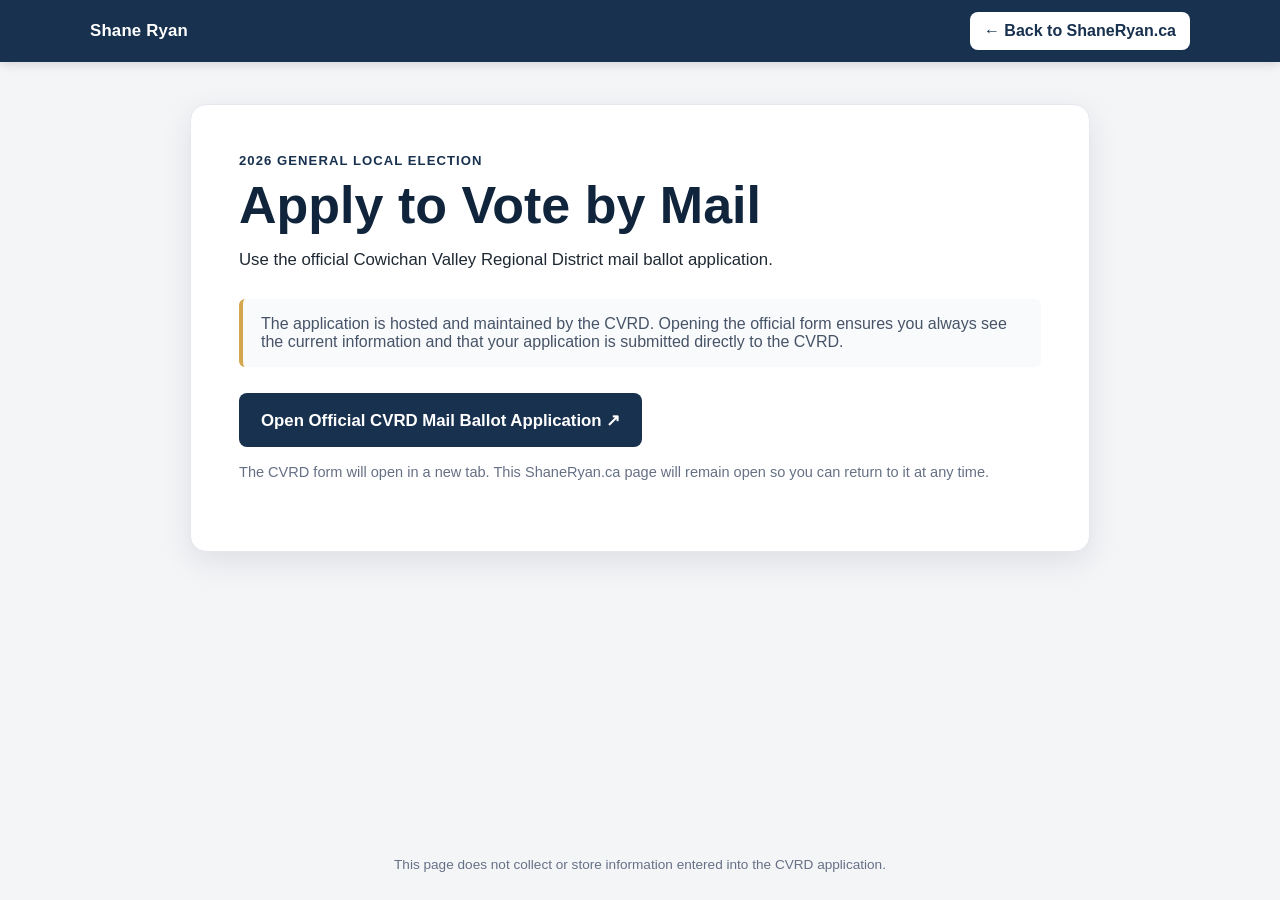
<file: mail/index.html>
<!doctype html>
<html lang="en">
<head>
  <meta charset="utf-8">
  <meta name="viewport" content="width=device-width, initial-scale=1">
  <title>Mail Ballot Application | Shane Ryan</title>
  <meta name="description" content="Access the official CVRD Mail Ballot Application form.">
  <style>
    :root {
      --navy: #18314f;
      --navy-dark: #10243b;
      --gold: #d4a74f;
      --bg: #f4f5f7;
      --text: #1f2933;
      --muted: #667085;
      --white: #ffffff;
    }

    * { box-sizing: border-box; }

    html, body {
      margin: 0;
      min-height: 100%;
      font-family: Arial, Helvetica, sans-serif;
      color: var(--text);
      background: var(--bg);
    }

    body {
      min-height: 100vh;
      display: flex;
      flex-direction: column;
    }

    .topbar {
      position: sticky;
      top: 0;
      z-index: 10;
      background: var(--navy);
      color: white;
      padding: 12px 18px;
      box-shadow: 0 2px 10px rgba(0,0,0,.14);
    }

    .topbar-inner {
      width: min(1100px, 100%);
      margin: 0 auto;
      display: flex;
      align-items: center;
      justify-content: space-between;
      gap: 14px;
    }

    .brand {
      font-size: 1.05rem;
      font-weight: 700;
      letter-spacing: .2px;
    }

    .back-btn,
    .primary-btn {
      display: inline-flex;
      align-items: center;
      justify-content: center;
      text-decoration: none;
      border-radius: 8px;
      font-weight: 700;
      transition: transform .12s ease, background .12s ease;
    }

    .back-btn {
      padding: 10px 14px;
      background: white;
      color: var(--navy);
      white-space: nowrap;
    }

    .back-btn:hover,
    .primary-btn:hover {
      transform: translateY(-1px);
    }

    main {
      flex: 1;
      width: min(900px, calc(100% - 32px));
      margin: 42px auto;
    }

    .card {
      background: var(--white);
      border-radius: 16px;
      padding: clamp(24px, 5vw, 48px);
      box-shadow: 0 10px 30px rgba(16, 36, 59, .10);
      border: 1px solid #e4e7ec;
    }

    .eyebrow {
      color: var(--navy);
      font-size: .82rem;
      font-weight: 800;
      letter-spacing: .08em;
      text-transform: uppercase;
      margin-bottom: 10px;
    }

    h1 {
      margin: 0 0 14px;
      color: var(--navy-dark);
      font-size: clamp(2rem, 5vw, 3.25rem);
      line-height: 1.05;
    }

    p {
      font-size: 1.05rem;
      line-height: 1.6;
      margin: 0 0 18px;
    }

    .official-note {
      margin: 26px 0;
      padding: 16px 18px;
      background: #f8fafc;
      border-left: 4px solid var(--gold);
      border-radius: 6px;
      color: #475467;
    }

    .primary-btn {
      min-height: 54px;
      padding: 14px 22px;
      background: var(--navy);
      color: white;
      font-size: 1.05rem;
    }

    .primary-btn:hover {
      background: var(--navy-dark);
    }

    .small {
      margin-top: 14px;
      color: var(--muted);
      font-size: .91rem;
    }

    footer {
      width: min(900px, calc(100% - 32px));
      margin: 0 auto 28px;
      color: var(--muted);
      font-size: .85rem;
      text-align: center;
    }

    @media (max-width: 600px) {
      .topbar-inner {
        align-items: stretch;
        flex-direction: column;
      }

      .brand {
        text-align: center;
      }

      .back-btn {
        width: 100%;
      }

      main {
        margin: 24px auto;
      }

      .primary-btn {
        width: 100%;
      }
    }
  </style>
</head>
<body>
  <header class="topbar">
    <div class="topbar-inner">
      <div class="brand">Shane Ryan</div>
      <a class="back-btn" href="https://www.shaneryan.ca/">← Back to ShaneRyan.ca</a>
    </div>
  </header>

  <main>
    <section class="card">
      <div class="eyebrow">2026 General Local Election</div>
      <h1>Apply to Vote by Mail</h1>

      <p>
        Use the official Cowichan Valley Regional District mail ballot application.
      </p>

      <div class="official-note">
        The application is hosted and maintained by the CVRD. Opening the official form
        ensures you always see the current information and that your application is submitted
        directly to the CVRD.
      </div>

      <a
        class="primary-btn"
        href="https://cvrd.ca/form-centre/mail-ballot-application-form-general-request/"
        target="_blank"
        rel="noopener noreferrer"
      >
        Open Official CVRD Mail Ballot Application ↗
      </a>

      <p class="small">
        The CVRD form will open in a new tab. This ShaneRyan.ca page will remain open so you
        can return to it at any time.
      </p>
    </section>
  </main>

  <footer>
    This page does not collect or store information entered into the CVRD application.
  </footer>
</body>
</html>
</file>
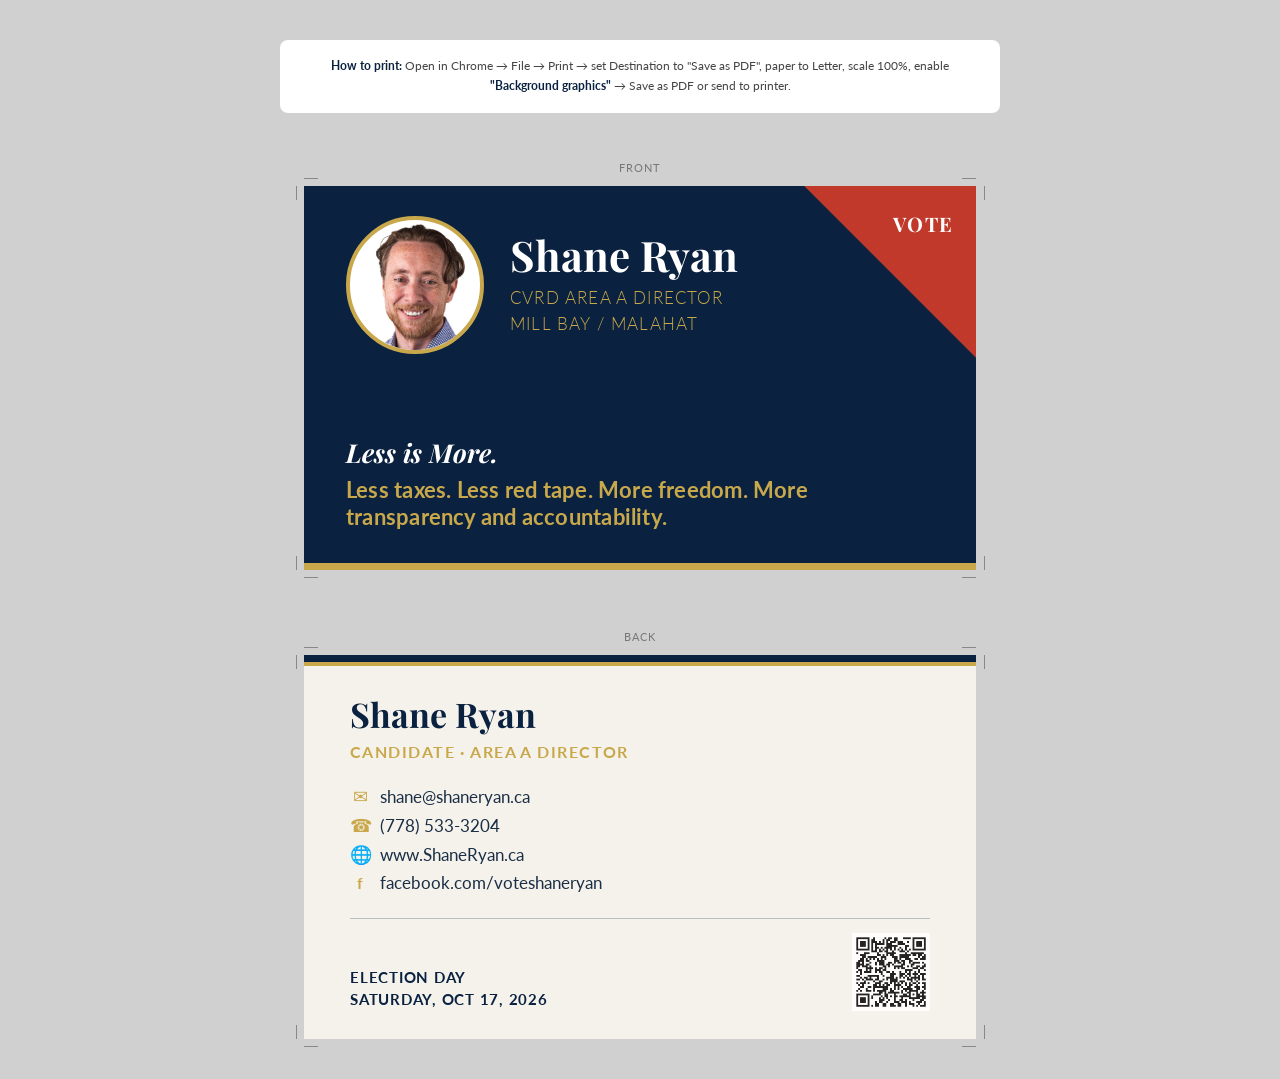
<file: businesscard.html>
<!DOCTYPE html>
<html lang="en">
<head>
<meta charset="UTF-8">
<meta name="viewport" content="width=device-width, initial-scale=1.0">
<title>Shane Ryan – Business Cards</title>
<link rel="preconnect" href="https://fonts.googleapis.com">
<link href="https://fonts.googleapis.com/css2?family=Playfair+Display:wght@400;700&family=Lato:wght@300;400;700&display=swap" rel="stylesheet">
<style>
  * { margin: 0; padding: 0; box-sizing: border-box; }

  body {
    background: #d0d0d0;
    font-family: 'Lato', sans-serif;
    display: flex;
    flex-direction: column;
    align-items: center;
    padding: 40px 20px;
    gap: 48px;
  }

  .instructions {
    background: #fff;
    border-radius: 8px;
    padding: 16px 24px;
    max-width: 720px;
    font-size: 12px;
    color: #444;
    line-height: 1.7;
    text-align: center;
  }
  .instructions strong { color: #0a2240; }

  .card-set {
    display: flex;
    flex-direction: column;
    gap: 60px;
    align-items: center;
  }

  .card-label {
    font-size: 11px;
    letter-spacing: 0.1em;
    text-transform: uppercase;
    color: #777;
    text-align: center;
    margin-bottom: 12px;
  }

  .crop-wrap {
    position: relative;
    width: 672px;
    height: 384px;
  }

  .crop-wrap::before { content:''; position:absolute; background:#888; width:14px; height:0.5px; top:-8px; left:0; }
  .crop-wrap::after  { content:''; position:absolute; background:#888; width:0.5px; height:14px; top:0; left:-8px; }
  .cm-tr::before { content:''; position:absolute; background:#888; width:14px; height:0.5px; top:-8px; right:0; }
  .cm-tr::after  { content:''; position:absolute; background:#888; width:0.5px; height:14px; top:0; right:-8px; }
  .cm-bl::before { content:''; position:absolute; background:#888; width:14px; height:0.5px; bottom:-8px; left:0; }
  .cm-bl::after  { content:''; position:absolute; background:#888; width:0.5px; height:14px; bottom:0; left:-8px; }
  .cm-br::before { content:''; position:absolute; background:#888; width:14px; height:0.5px; bottom:-8px; right:0; }
  .cm-br::after  { content:''; position:absolute; background:#888; width:0.5px; height:14px; bottom:0; right:-8px; }
  .cm-tr, .cm-bl, .cm-br { position:absolute; width:100%; height:100%; top:0; left:0; pointer-events:none; }

  .card {
    width: 672px;
    height: 384px;
    overflow: hidden;
    position: absolute;
    top: 0; left: 0;
  }

  /* FRONT */
  .card-front {
    background: #0a2240;
    display: flex;
    flex-direction: column;
    justify-content: space-between;
    padding: 30px 42px 28px;
  }

  .card-front::before {
    content: '';
    position: absolute;
    top: 0; right: 0;
    width: 172px; height: 172px;
    background: #c0392b;
    clip-path: polygon(100% 0, 0 0, 100% 100%);
  }

  .card-front::after {
    content: '';
    position: absolute;
    bottom: 0; left: 0;
    width: 100%; height: 7px;
    background: #c8a84b;
  }

  .front-vote {
    position: absolute;
    top: 24px; right: 22px;
    font-family: 'Playfair Display', serif;
    font-size: 20px;
    font-weight: 700;
    color: #ffffff;
    letter-spacing: 0.08em;
    z-index: 2;
  }

  .front-top {
    display: flex;
    align-items: center;
    gap: 26px;
    z-index: 1;
  }

  .front-photo-wrap {
    width: 138px;
    height: 138px;
    border-radius: 50%;
    border: 4px solid #c8a84b;
    background: #ffffff;
    flex-shrink: 0;
    overflow: hidden;
  }

  .front-photo {
    width: 100%;
    height: 100%;
    object-fit: cover;
    object-position: center top;
    display: block;
  }

  .front-name {
    font-family: 'Playfair Display', serif;
    font-size: 42px;
    font-weight: 700;
    color: #ffffff;
    line-height: 1.05;
  }

  .front-title {
    font-size: 17px;
    font-weight: 300;
    letter-spacing: 0.07em;
    color: #c8a84b;
    text-transform: uppercase;
    margin-top: 8px;
    line-height: 1.5;
  }

  .front-tagline-wrap {
    z-index: 1;
    display: flex;
    flex-direction: column;
    gap: 6px;
    padding-bottom: 12px;
  }

  .front-tagline-main {
    font-family: 'Playfair Display', serif;
    font-size: 26px;
    font-weight: 700;
    font-style: italic;
    color: #ffffff;
  }

  .front-tagline-sub {
    font-size: 22px;
    font-weight: 700;
    color: #c8a84b;
    letter-spacing: 0.01em;
  }

  /* BACK */
  .card-back {
    background: #f5f2eb;
    display: flex;
    flex-direction: column;
    justify-content: space-between;
    padding: 36px 46px 28px;
  }

  .card-back::before {
    content: '';
    position: absolute;
    top: 0; left: 0;
    width: 100%; height: 7px;
    background: #0a2240;
  }

  .card-back::after {
    content: '';
    position: absolute;
    top: 7px; left: 0;
    width: 100%; height: 4px;
    background: #c8a84b;
  }

  .back-name {
    font-family: 'Playfair Display', serif;
    font-size: 34px;
    font-weight: 700;
    color: #0a2240;
  }

  .back-sub {
    font-size: 16px;
    letter-spacing: 0.09em;
    text-transform: uppercase;
    color: #c8a84b;
    margin-top: 5px;
    font-weight: 700;
  }

  .back-contact {
    display: flex;
    flex-direction: column;
    gap: 7px;
  }

  .contact-row {
    display: flex;
    align-items: center;
    gap: 10px;
    font-size: 17px;
    color: #1a2e45;
  }

  .contact-icon {
    font-size: 18px;
    color: #c8a84b;
    width: 20px;
    text-align: center;
  }

  .back-footer {
    display: flex;
    justify-content: space-between;
    align-items: flex-end;
    border-top: 0.5px solid rgba(10,34,64,0.25);
    padding-top: 14px;
  }

  .back-election {
    font-size: 15px;
    letter-spacing: 0.05em;
    color: #0a2240;
    font-weight: 700;
    text-transform: uppercase;
    line-height: 1.5;
  }

  .back-qr {
    width: 78px;
    height: 78px;
    opacity: 0.85;
  }

  @media print {
    body { background: white; padding: 20px; }
    .instructions { display: none; }
  }
</style>
</head>
<body>

<div class="instructions">
  <strong>How to print:</strong> Open in Chrome → File → Print → set Destination to "Save as PDF", paper to Letter, scale 100%, enable <strong>"Background graphics"</strong> → Save as PDF or send to printer.
</div>

<div class="card-set">

  <div>
    <p class="card-label">Front</p>
    <div class="crop-wrap">
      <span class="cm-tr"></span><span class="cm-bl"></span><span class="cm-br"></span>
      <div class="card card-front">
        <div class="front-vote">VOTE</div>
        <div class="front-top">
          <div class="front-photo-wrap">
            <img class="front-photo" src="https://shaneryan1977.github.io/voteshane/pro2.png" alt="Shane Ryan">
          </div>
          <div>
            <div class="front-name">Shane Ryan</div>
            <div class="front-title">CVRD Area A Director<br>Mill Bay / Malahat</div>
          </div>
        </div>
        <div class="front-tagline-wrap">
          <div class="front-tagline-main">Less is More.</div>
          <div class="front-tagline-sub">Less taxes. Less red tape. More freedom. More transparency and accountability.</div>
        </div>
      </div>
    </div>
  </div>

  <div>
    <p class="card-label">Back</p>
    <div class="crop-wrap">
      <span class="cm-tr"></span><span class="cm-bl"></span><span class="cm-br"></span>
      <div class="card card-back">
        <div>
          <div class="back-name">Shane Ryan</div>
          <div class="back-sub">Candidate · Area A Director</div>
        </div>
        <div class="back-contact">
          <div class="contact-row"><span class="contact-icon">✉</span> shane@shaneryan.ca</div>
          <div class="contact-row"><span class="contact-icon">☎</span> (778) 533-3204</div>
          <div class="contact-row"><span class="contact-icon">🌐</span> www.ShaneRyan.ca</div>
          <div class="contact-row"><span class="contact-icon" style="font-weight:700;font-size:16px;">f</span> facebook.com/voteshaneryan</div>
        </div>
        <div class="back-footer">
          <div class="back-election">Election Day<br>Saturday, Oct 17, 2026</div>
          <img class="back-qr" src="https://shaneryan1977.github.io/voteshane/qr.png" alt="QR code">
        </div>
      </div>
    </div>
  </div>

</div>
</body>
</html>
</file>
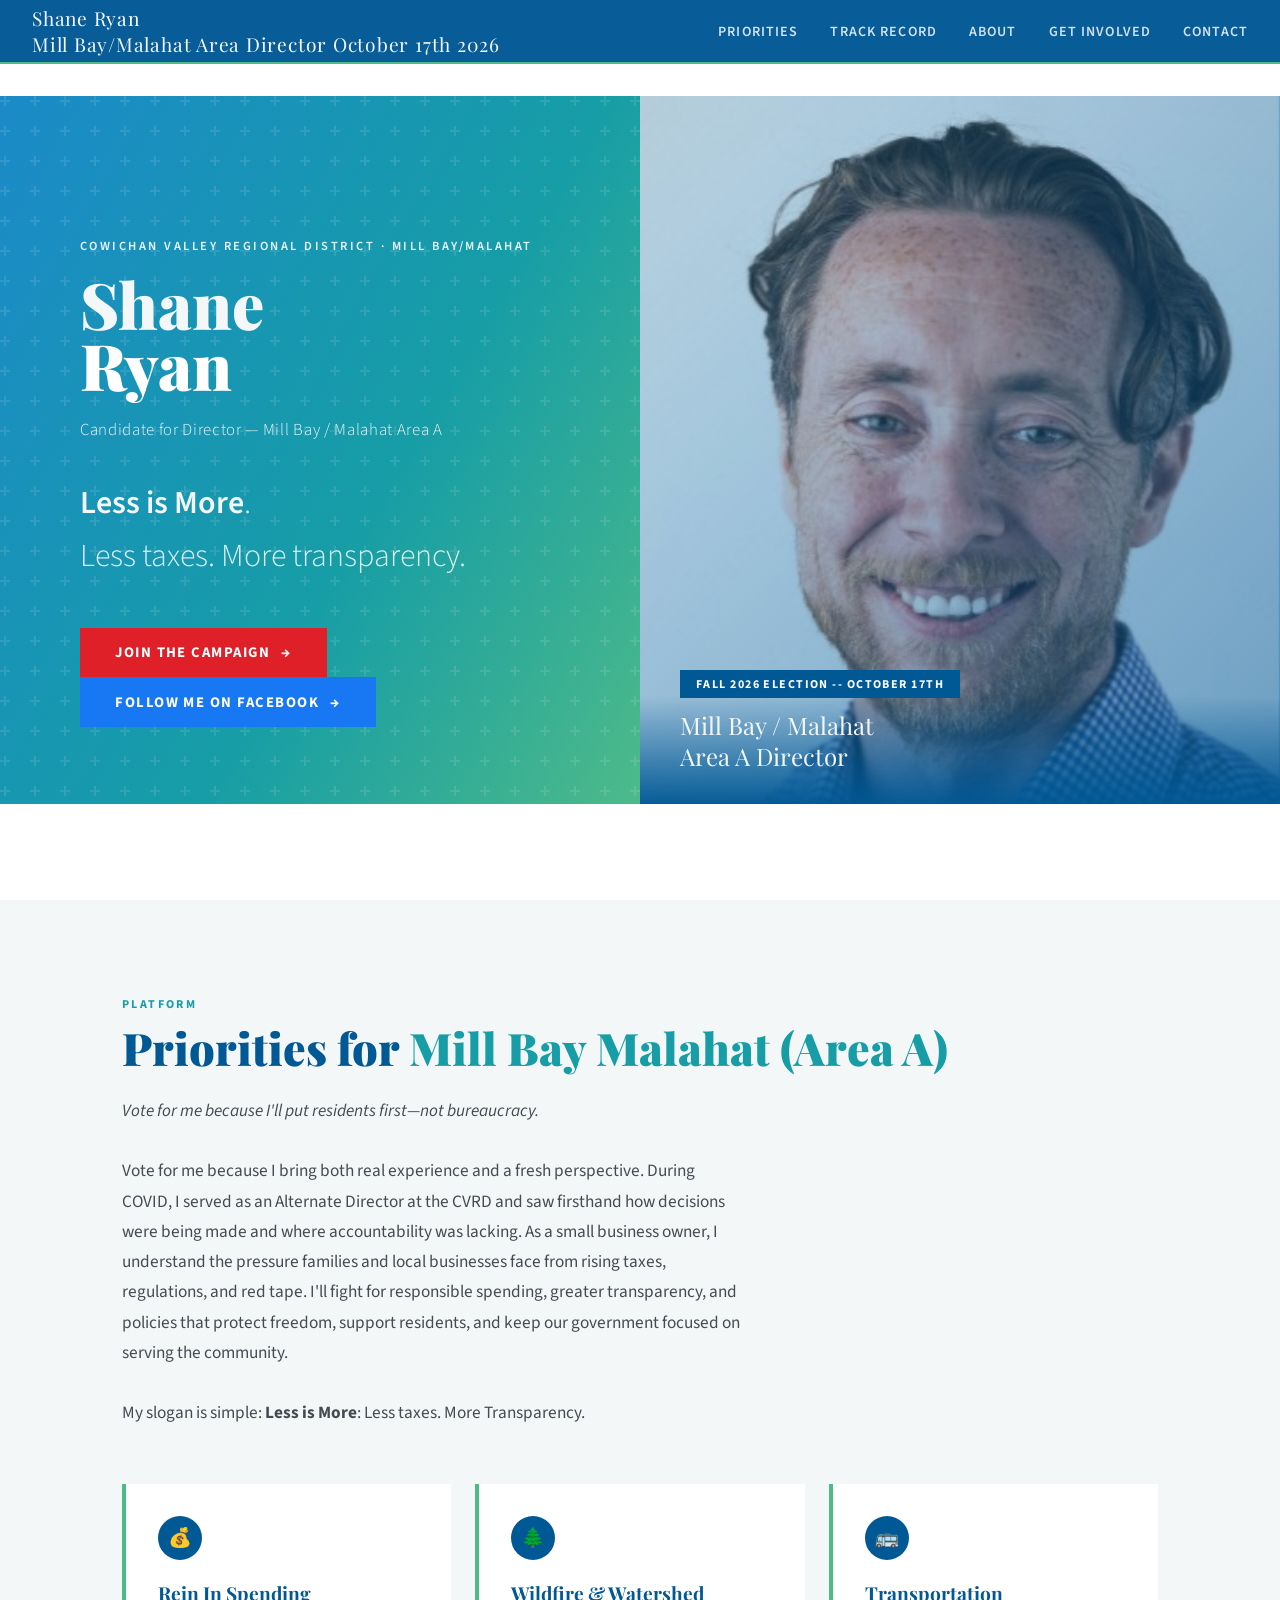
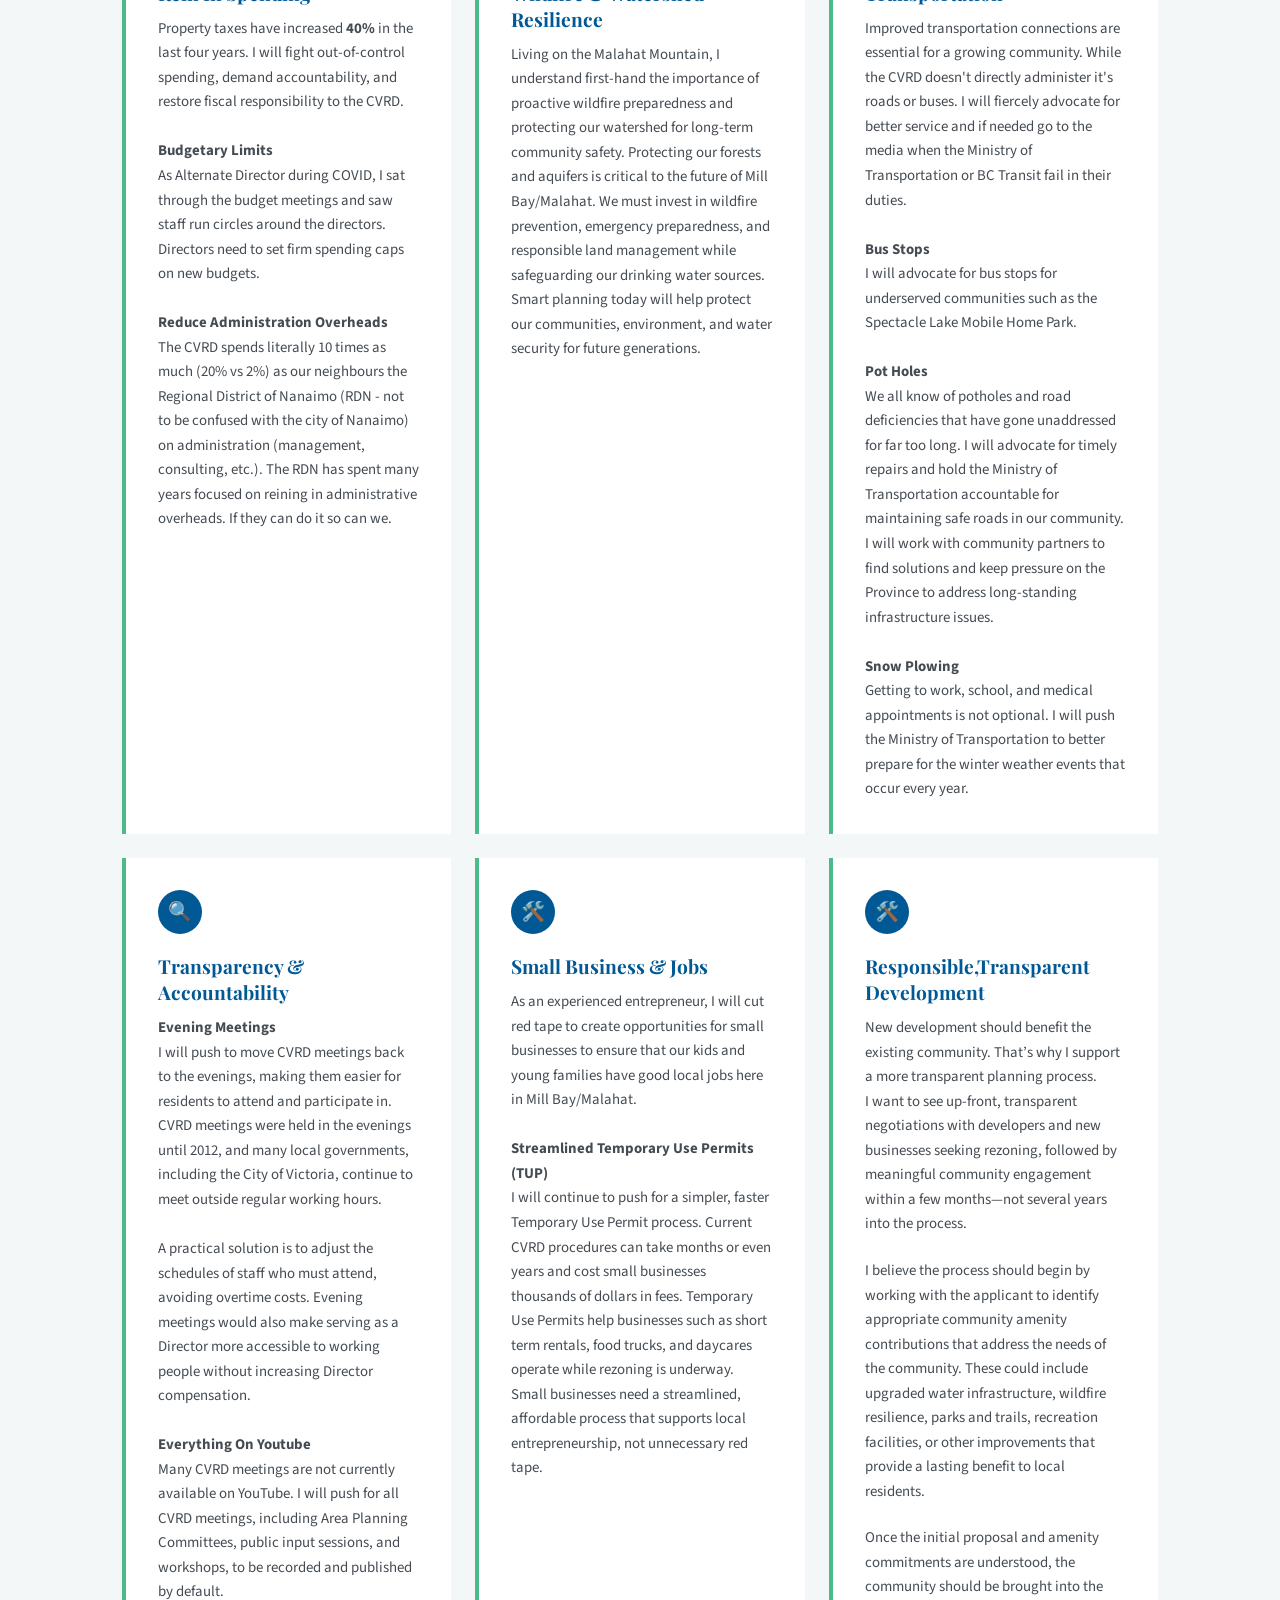
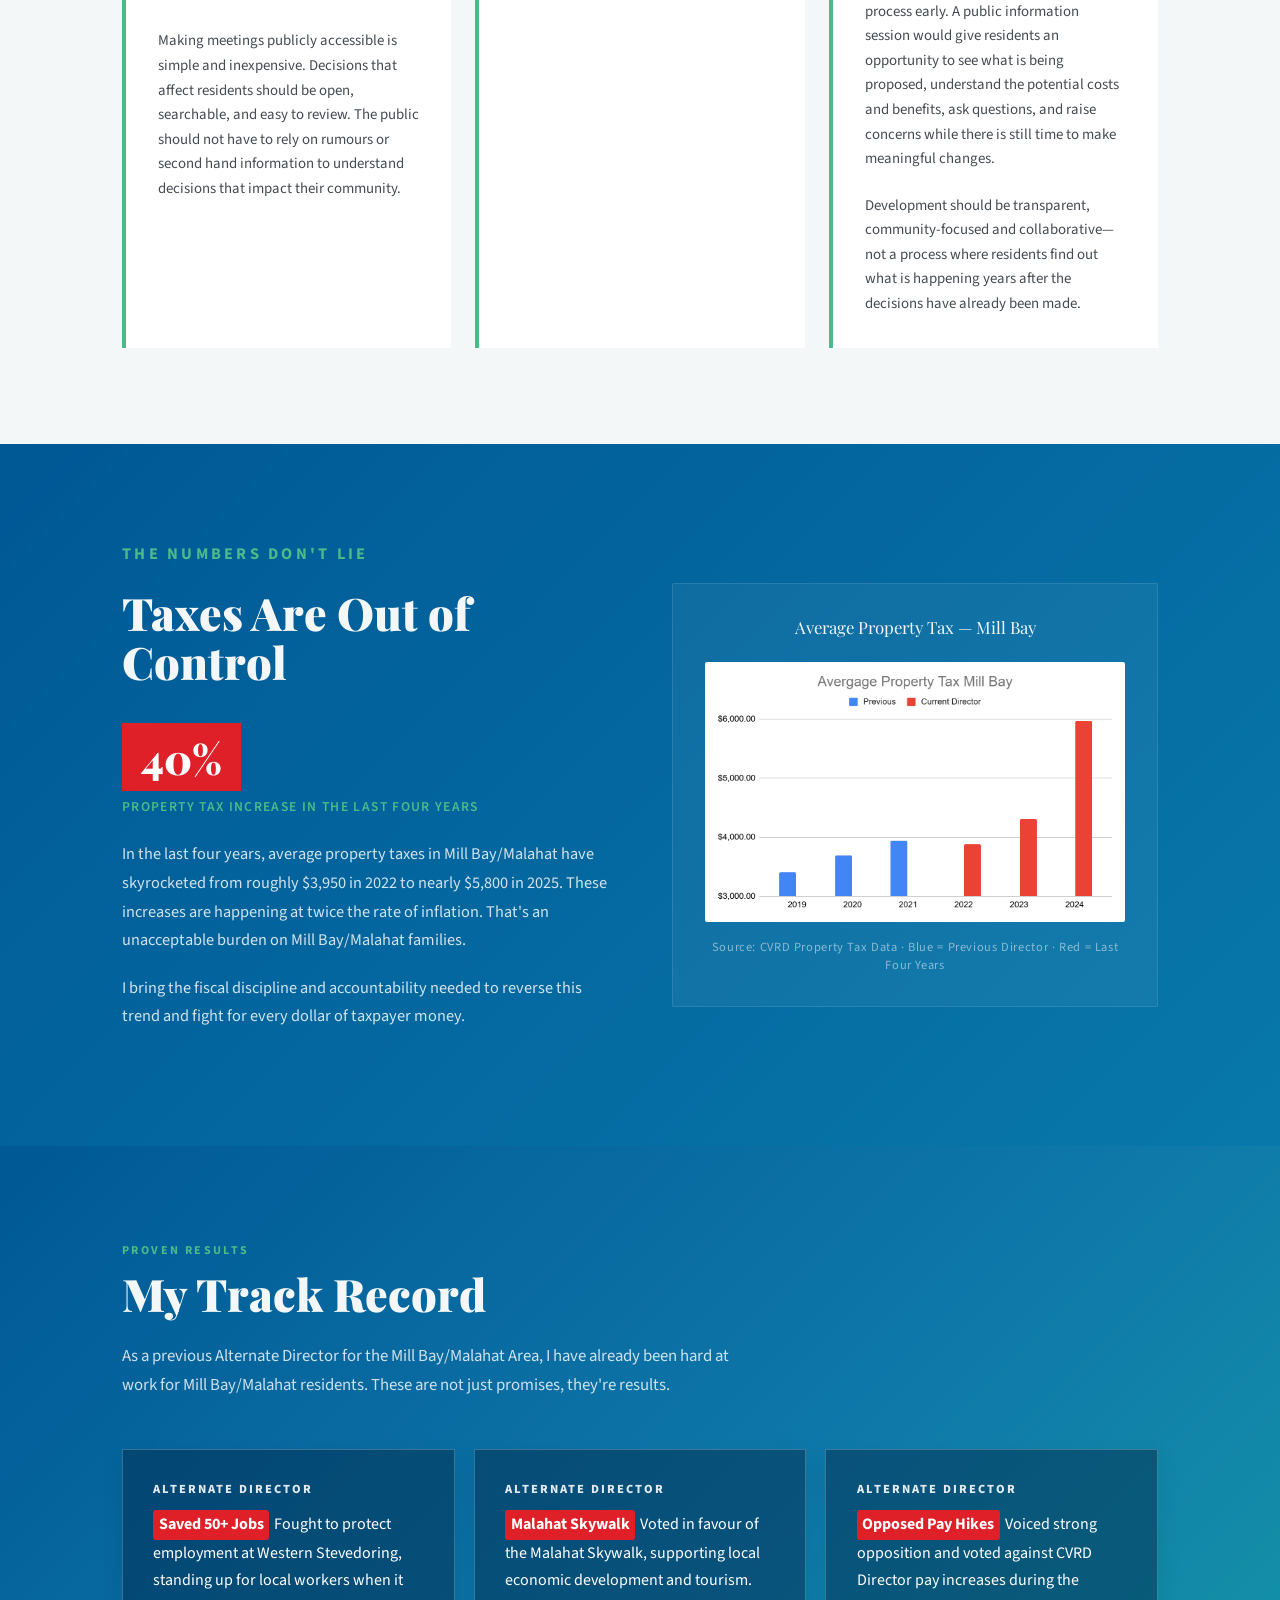
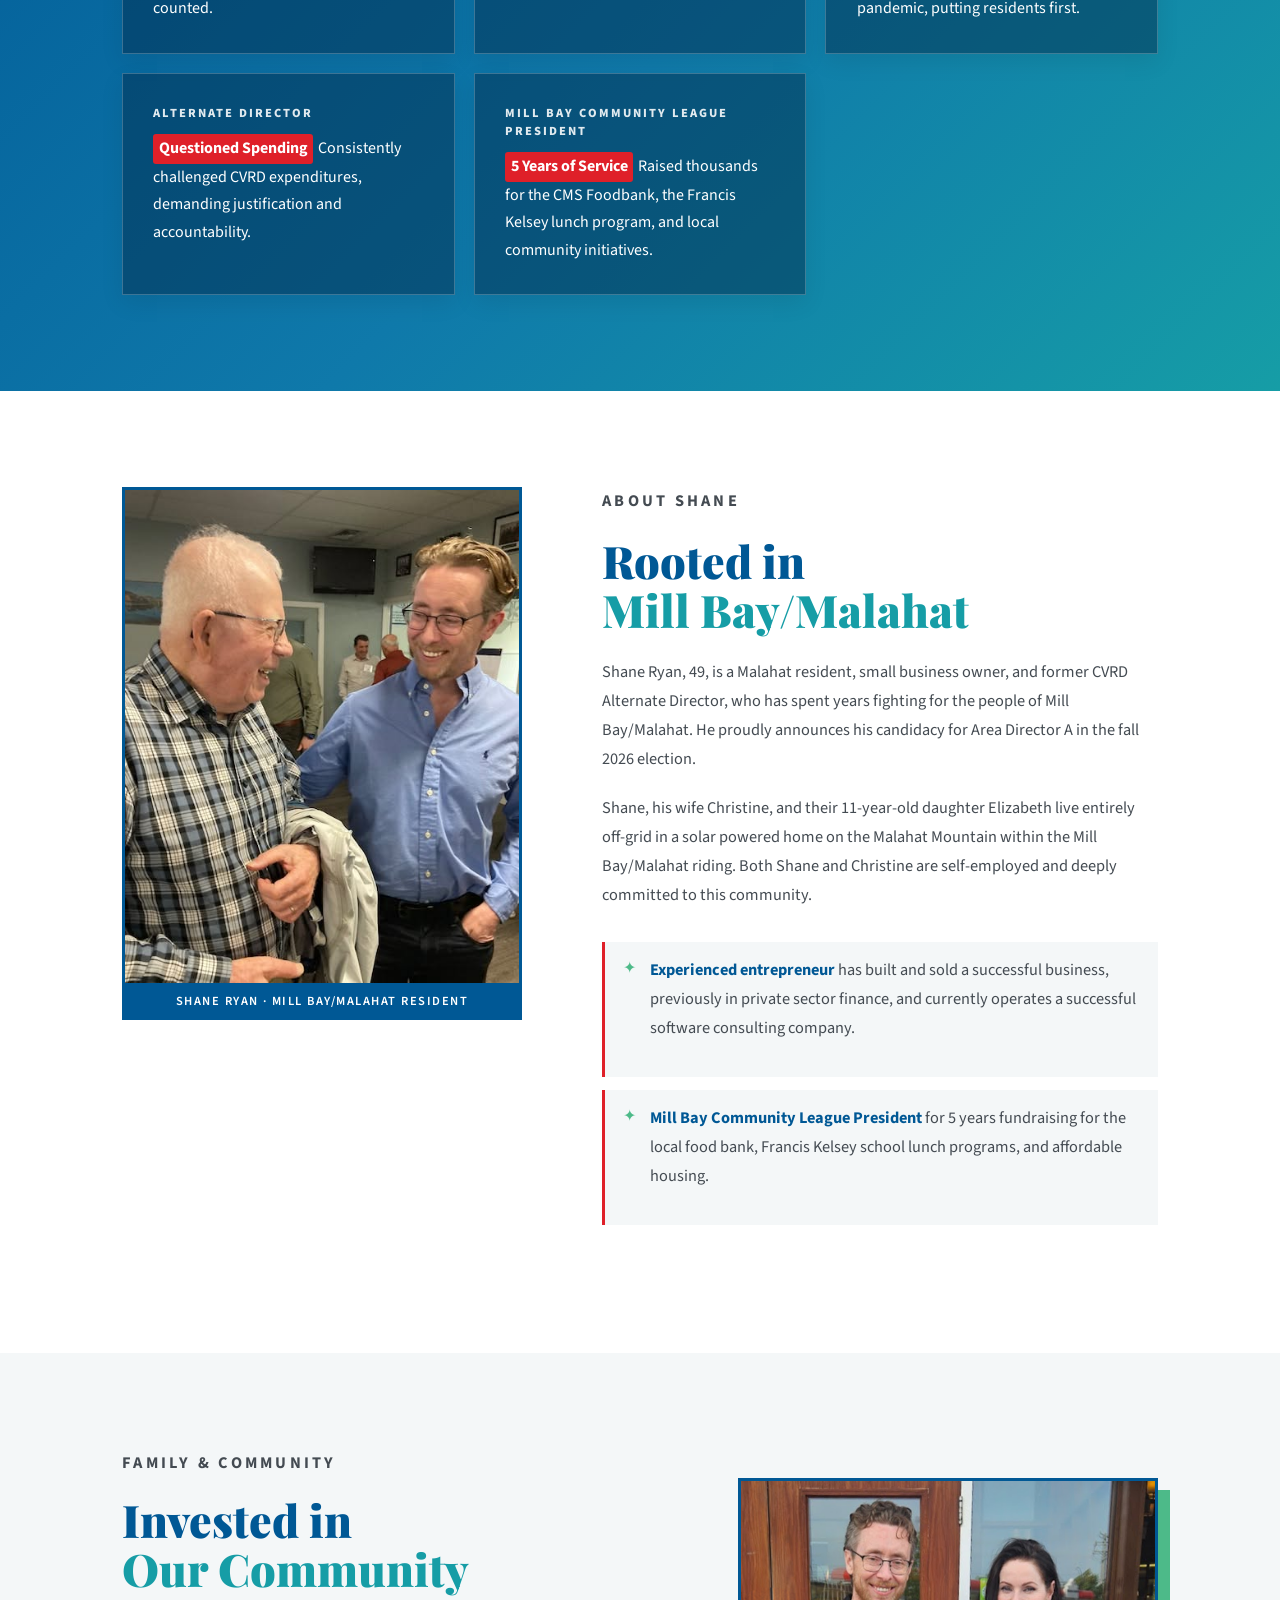
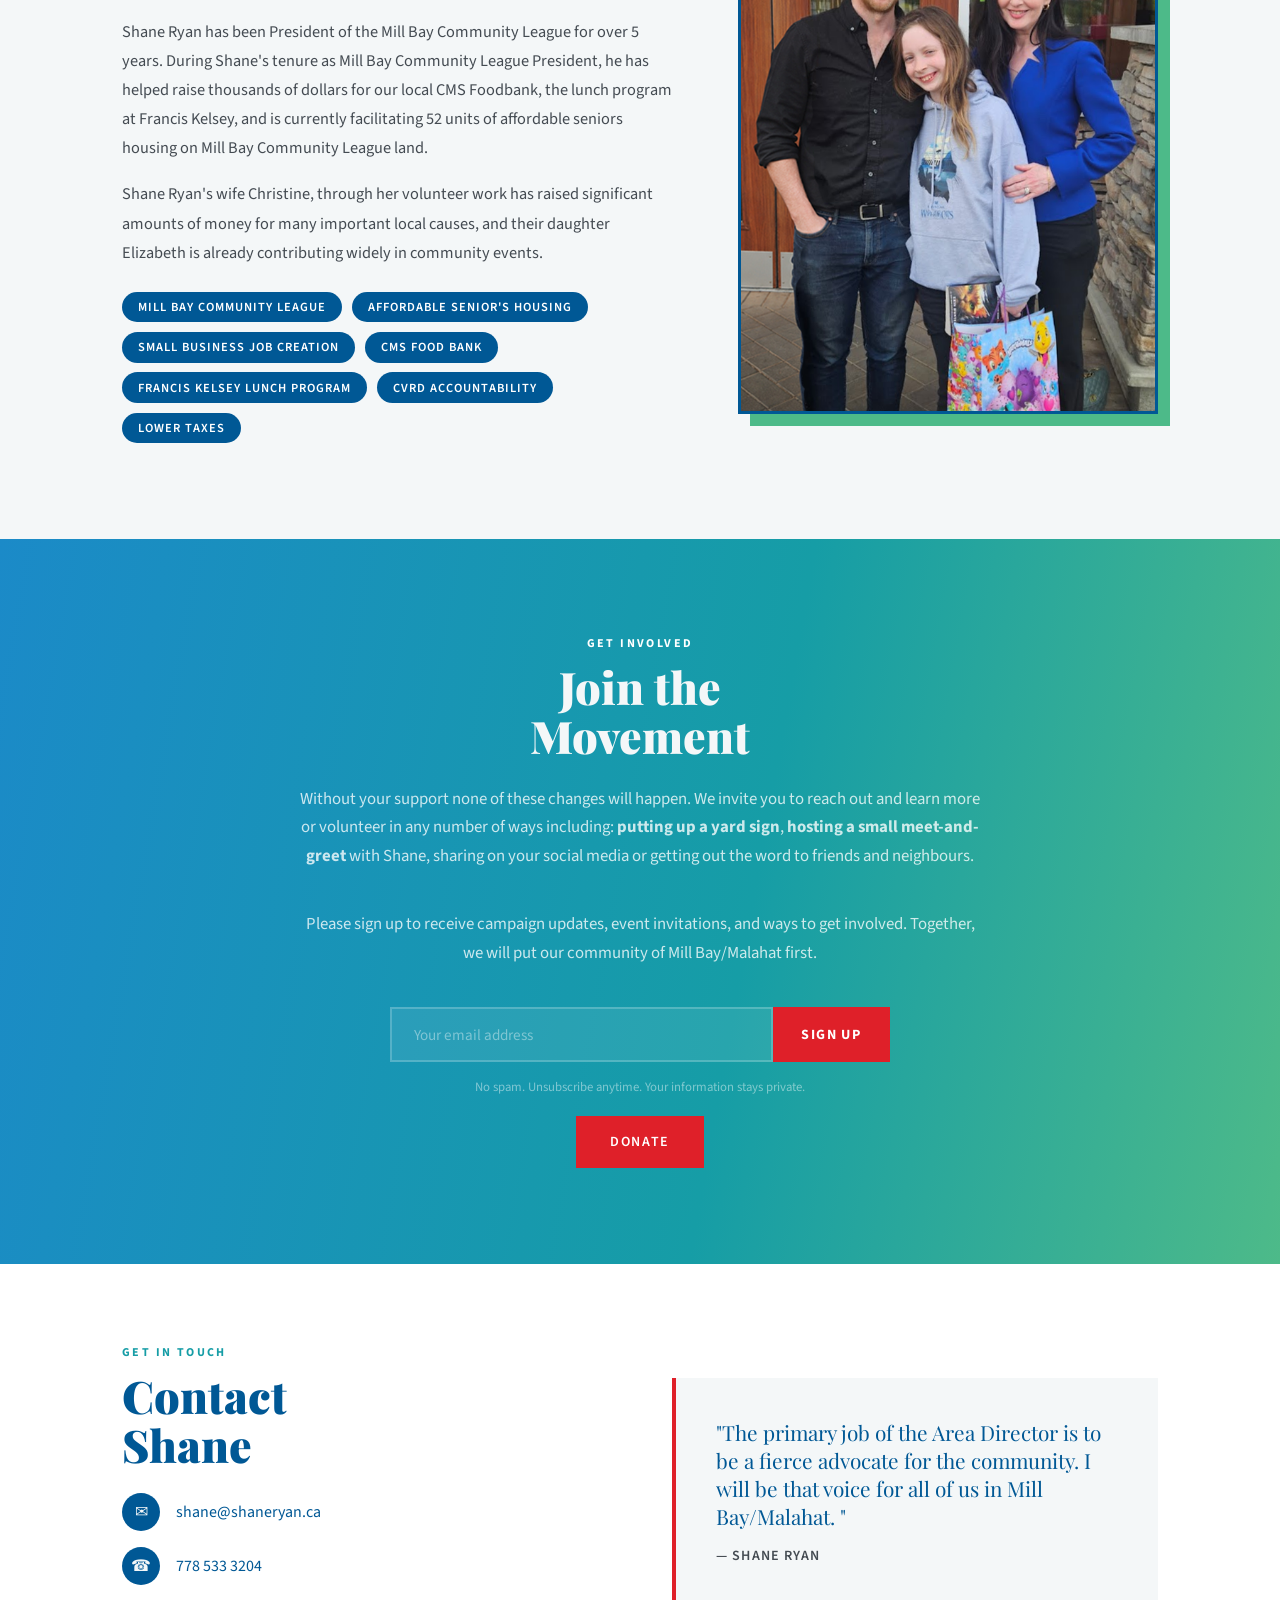
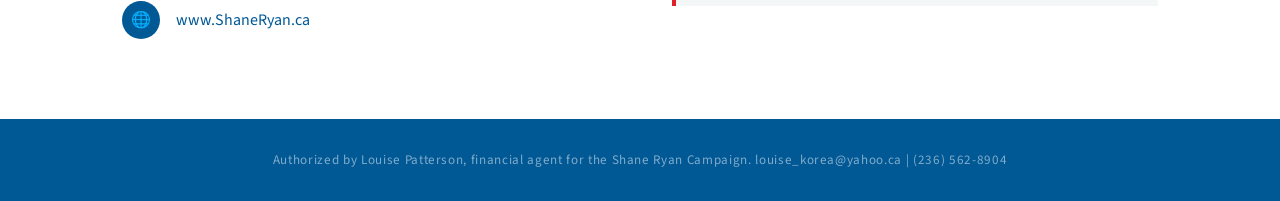
<file: index-old.html>
<!DOCTYPE html>
<html lang="en">
<head>
<meta charset="UTF-8">
<meta name="viewport" content="width=device-width, initial-scale=1.0">
<title>Shane Ryan – Director, Mill Bay/Malahat Area A</title>
<link href="https://fonts.googleapis.com/css2?family=Playfair+Display:wght@700;900&family=Source+Sans+3:wght@300;400;600&display=swap" rel="stylesheet">
<style>
  :root {
    /* 2026 campaign palette, matched to the printed brochure */
    --brand-navy: #005895;
    --brand-blue: #1b8ac8;
    --brand-teal: #169da6;
    --brand-green: #4dba89;
    --brand-red: #df2029;
    --brand-white: #ffffff;
    --brand-soft: #f4f7f8;

    /* Legacy semantic names retained so the existing layout stays intact */
    --forest: var(--brand-navy);
    --pine: #0876aa;
    --sage: var(--brand-teal);
    --mint: var(--brand-green);
    --ocean: var(--brand-blue);
    --sky: var(--brand-teal);
    --sky-light: var(--brand-green);
    --cream: var(--brand-soft);
    --warm-white: var(--brand-white);
    --gold: var(--brand-red);
    --text-dark: #202327;
    --text-mid: #444b52;
    --facebook-blue: #1877F2;
  }

  * { margin: 0; padding: 0; box-sizing: border-box; }

  html { scroll-behavior: smooth; }

  body {
    font-family: 'Source Sans 3', sans-serif;
    background: var(--warm-white);
    color: var(--text-dark);
    overflow-x: hidden;
  }

  /* ── NAV ── */
  nav {
    position: fixed; top: 0; width: 100%; z-index: 100;
    background: rgba(0,88,149,0.97);
    backdrop-filter: blur(8px);
    padding: 0 2rem;
    display: flex; align-items: center; justify-content: space-between;
    height: 64px;
    border-bottom: 2px solid var(--brand-green);
  }
  .nav-logo {
    font-family: 'Playfair Display', serif;
    font-size: 1.2rem;
    color: var(--cream);
    letter-spacing: 0.04em;
  }
  .nav-logo span { color: var(--brand-white); }
  .nav-links { display: flex; gap: 2rem; list-style: none; }
  .nav-links a {
    color: rgba(255,255,255,0.82);
    text-decoration: none;
    font-size: 0.88rem;
    font-weight: 600;
    letter-spacing: 0.08em;
    text-transform: uppercase;
    transition: color 0.2s;
  }
  .nav-links a:hover { color: var(--brand-green); }

  /* ── HERO ── */
  .hero {
    min-height: 100vh;
    display: grid;
    grid-template-columns: 1fr 1fr;
    overflow: hidden;
    position: relative;
  }

  .hero-left {
    background: linear-gradient(120deg, var(--brand-blue) 0%, var(--brand-teal) 58%, var(--brand-green) 100%);
    display: flex; flex-direction: column; justify-content: center;
    padding: 8rem 5rem 4rem 5rem;
    position: relative;
    overflow: hidden;
  }

  .hero-left::before {
    content: '';
    position: absolute; inset: 0;
    background: url("data:image/svg+xml,%3Csvg width='60' height='60' viewBox='0 0 60 60' xmlns='http://www.w3.org/2000/svg'%3E%3Cg fill='none' fill-rule='evenodd'%3E%3Cg fill='%23ffffff' fill-opacity='0.10'%3E%3Cpath d='M36 34v-4h-2v4h-4v2h4v4h2v-4h4v-2h-4zm0-30V0h-2v4h-4v2h4v4h2V6h4V4h-4zM6 34v-4H4v4H0v2h4v4h2v-4h4v-2H6zM6 4V0H4v4H0v2h4v4h2V6h4V4H6z'/%3E%3C/g%3E%3C/g%3E%3C/svg%3E");
    pointer-events: none;
  }

  .hero-eyebrow {
    font-size: 0.78rem;
    font-weight: 600;
    letter-spacing: 0.2em;
    text-transform: uppercase;
    color: rgba(255,255,255,0.9);
    margin-bottom: 1.2rem;
    opacity: 0;
    animation: fadeUp 0.7s 0.2s forwards;
  }

  .hero-name {
    font-family: 'Playfair Display', serif;
    font-size: clamp(3.2rem, 5vw, 5.5rem);
    font-weight: 900;
    color: var(--cream);
    line-height: 0.95;
    margin-bottom: 1.4rem;
    opacity: 0;
    animation: fadeUp 0.7s 0.4s forwards;
  }

  .hero-title {
    font-size: 1.05rem;
    font-weight: 300;
    color: rgba(255,255,255,0.92);
    letter-spacing: 0.04em;
    margin-bottom: 2.2rem;
    opacity: 0;
    animation: fadeUp 0.7s 0.55s forwards;
  }

  .hero-tagline {
    font-size: 2rem;
    color: rgba(255,255,255,0.85);
    line-height: 1.65;
    max-width: 400px;
    margin-bottom: 2.8rem;
    font-weight: 300;
    opacity: 0;
    animation: fadeUp 0.7s 0.7s forwards;
  }

  .hero-tagline strong { color: var(--cream); font-weight: 600; }

  .hero-cta {
    display: inline-flex; align-items: center; gap: 0.7rem;
    background: var(--brand-red);
    color: var(--brand-white);
    padding: 0.9rem 2.2rem;
    font-weight: 700;
    font-size: 0.92rem;
    letter-spacing: 0.1em;
    text-transform: uppercase;
    text-decoration: none;
    border: none;
    cursor: pointer;
    transition: background 0.2s, transform 0.15s;
    opacity: 0;
    animation: fadeUp 0.7s 0.85s forwards;
    width: fit-content;
  }

  .hero-facebook {
    display: inline-flex; align-items: center; gap: 0.7rem;
    background: var(--facebook-blue);
    color: var(--warm-white);
    padding: 0.9rem 2.2rem;
    font-weight: 700;
    font-size: 0.92rem;
    letter-spacing: 0.1em;
    text-transform: uppercase;
    text-decoration: none;
    border: none;
    cursor: pointer;
    transition: background 0.2s, transform 0.15s;
    opacity: 0;
    animation: fadeUp 0.7s 0.85s forwards;
    width: fit-content;
  }

  .hero-cta:hover { background: #c71922; transform: translateY(-2px); }

  .hero-right {
    position: relative;
    background: var(--ocean);
    overflow: hidden;
  }

  .hero-right::before {
    content: '';
    position: absolute; inset: 0;
    background: linear-gradient(135deg, rgba(27,138,200,0.25) 0%, rgba(0,88,149,0.58) 100%);
    z-index: 1;
  }

  .hero-photo {
    width: 100%;
    height: 100%;
    object-fit: cover;
    object-position: center 25%;
    position: absolute;
    top: 0;
    left: 0;
    opacity: 0;
    animation: fadeIn 10s 0.5s forwards;
  }

  .hero-photo-overlay {
    position: absolute; bottom: 0; left: 0; right: 0;
    z-index: 2;
    background: linear-gradient(to top, rgba(0,88,149,0.96) 0%, transparent 62%);
    padding: 2.5rem 2.5rem 2rem;
  }

  .hero-area-badge {
    display: inline-block;
    background: var(--brand-navy);
    color: var(--brand-white);
    font-size: 0.75rem;
    font-weight: 700;
    letter-spacing: 0.12em;
    text-transform: uppercase;
    padding: 0.35rem 1rem;
    margin-bottom: 0.7rem;
  }

  .hero-area-text {
    color: var(--cream);
    font-family: 'Playfair Display', serif;
    font-size: 1.5rem;
    line-height: 1.3;
  }

  /* ── STATS BAR ── */
  .stats-bar {
    background: linear-gradient(100deg, var(--brand-blue) 0%, var(--brand-teal) 55%, var(--brand-green) 100%);
    padding: 2rem 4rem;
    display: flex; justify-content: space-around; align-items: center;
    flex-wrap: wrap; gap: 1.5rem;
  }
  .stat-item { text-align: center; }
  .stat-num {
    font-family: 'Playfair Display', serif;
    font-size: 2.4rem;
    font-weight: 900;
    color: var(--brand-white);
    display: block;
  }
  .stat-label {
    font-size: 0.78rem;
    font-weight: 600;
    letter-spacing: 0.12em;
    text-transform: uppercase;
    color: rgba(255,255,255,0.7);
  }
  .stat-divider { width: 1px; height: 50px; background: rgba(255,255,255,0.2); }

  /* ── SECTION SHARED ── */
  section { padding: 6rem 0; }
  .container { max-width: 1100px; margin: 0 auto; padding: 0 2rem; }
  .section-label {
    font-size: 0.75rem; font-weight: 700;
    letter-spacing: 0.2em; text-transform: uppercase;
    color: var(--sage); margin-bottom: 0.6rem;
  }
  .section-title {
    font-family: 'Playfair Display', serif;
    font-size: clamp(2rem, 3.5vw, 3rem);
    font-weight: 900;
    color: var(--forest);
    line-height: 1.1;
    margin-bottom: 1.5rem;
  }
  .section-title .accent { color: var(--brand-teal); }

  /* ── PRIORITIES ── */
  .priorities { background: var(--cream); }
  .priorities-intro {
    max-width: 620px;
    font-size: 1.08rem;
    color: var(--text-mid);
    line-height: 1.75;
    margin-bottom: 3.5rem;
  }

  .priorities-grid {
    display: grid;
    grid-template-columns: repeat(auto-fit, minmax(280px, 1fr));
    gap: 1.5rem;
  }

  .priority-card {
    background: var(--warm-white);
    border-left: 4px solid var(--brand-green);
    padding: 2rem;
    transition: border-color 0.25s, transform 0.2s, box-shadow 0.2s;
    position: relative;
    overflow: hidden;
  }
  .priority-card::after {
    content: '';
    position: absolute; bottom: 0; left: 0; right: 0; height: 3px;
    background: linear-gradient(90deg, var(--brand-red), transparent);
    transform: scaleX(0); transform-origin: left;
    transition: transform 0.3s;
  }
  .priority-card:hover {
    border-color: var(--brand-blue);
    transform: translateY(-4px);
    box-shadow: 0 12px 32px rgba(0,88,149,0.14);
  }
  .priority-card:hover::after { transform: scaleX(1); }

  .priority-icon {
    width: 44px; height: 44px;
    background: var(--brand-navy);
    border-radius: 50%;
    display: flex; align-items: center; justify-content: center;
    margin-bottom: 1.2rem;
    font-size: 1.2rem;
  }
  .priority-title {
    font-family: 'Playfair Display', serif;
    font-size: 1.2rem; font-weight: 700;
    color: var(--forest);
    margin-bottom: 0.7rem;
  }
  .priority-text {
    font-size: 0.93rem;
    color: var(--text-mid);
    line-height: 1.65;
  }

  /* ── TAX CHART SECTION ── */
  .tax-section { background: linear-gradient(135deg, var(--brand-navy) 0%, #0878aa 100%); color: var(--brand-white); }
  .tax-section .section-title { color: var(--cream); }
  .tax-section .section-label { color: var(--brand-green); }

  .tax-layout {
    display: grid;
    grid-template-columns: 1fr 1fr;
    gap: 4rem;
    align-items: center;
  }
  .tax-copy p {
    font-size: 1.02rem;
    color: rgba(255,255,255,0.82);
    line-height: 1.75;
    margin-bottom: 1.2rem;
  }
  .tax-stat {
    display: inline-block;
    background: var(--brand-red);
    color: var(--brand-white);
    font-family: 'Playfair Display', serif;
    font-size: 2.6rem; font-weight: 900;
    padding: 0.4rem 1.2rem;
    margin: 0.8rem 0 0.4rem;
  }
  .tax-stat-label {
    font-size: 0.85rem; font-weight: 600;
    letter-spacing: 0.1em; text-transform: uppercase;
    color: var(--brand-green);
    display: block; margin-bottom: 1.5rem;
  }

  .chart-wrapper {
    background: rgba(255,255,255,0.05);
    border: 1px solid rgba(255,255,255,0.1);
    padding: 2rem;
    border-radius: 2px;
  }
  .chart-title {
    font-family: 'Playfair Display', serif;
    color: var(--cream); font-size: 1.05rem;
    margin-bottom: 1.5rem; text-align: center;
  }
  .chart-img {
    width: 100%; border-radius: 2px;
    display: block;
  }
  .chart-caption {
    margin-top: 1rem;
    font-size: 0.78rem;
    color: rgba(255,255,255,0.5);
    text-align: center;
    letter-spacing: 0.05em;
  }

  /* ── ABOUT ── */
  .about { background: var(--warm-white); }
  .about-layout {
    display: grid;
    grid-template-columns: 400px 1fr;
    gap: 5rem;
    align-items: start;
  }
  .about-photo-wrap { position: relative; }
  .about-photo {
    width: 100%;
    display: block;
    border: 3px solid var(--brand-navy);
  }
  .about-photo-label {
    position: absolute;
    bottom: -1px; left: 0; right: 0;
    background: var(--brand-navy);
    color: var(--brand-white);
    text-align: center;
    font-size: 0.78rem;
    font-weight: 600;
    letter-spacing: 0.12em;
    text-transform: uppercase;
    padding: 0.6rem;
  }

  .about-copy p {
    font-size: 1.02rem;
    color: var(--text-mid);
    line-height: 1.78;
    margin-bottom: 1.2rem;
  }

  .about-highlights {
    margin: 2rem 0;
    display: flex; flex-direction: column; gap: 0.8rem;
  }
  .highlight-item {
    display: flex; align-items: flex-start; gap: 0.9rem;
    padding: 0.9rem 1.1rem;
    background: var(--cream);
    border-left: 3px solid var(--brand-red);
  }
  .highlight-check {
    color: var(--brand-green); font-size: 1rem; flex-shrink: 0; margin-top: 1px;
  }
  .highlight-text { font-size: 0.93rem; color: var(--text-mid); line-height: 1.5; }
  .highlight-text strong { color: var(--forest); }

  /* ── RECORD ── */
  .record { background: linear-gradient(135deg, var(--brand-navy) 0%, #0f79aa 55%, var(--brand-teal) 100%); }
  .record .section-title { color: var(--cream); }
  .record .section-label { color: var(--brand-green); }
  .record-intro {
    color: rgba(255,255,255,0.8);
    font-size: 1.05rem;
    line-height: 1.75;
    max-width: 640px;
    margin-bottom: 3rem;
  }
  .record-grid {
    display: grid;
    grid-template-columns: repeat(auto-fit, minmax(260px, 1fr));
    gap: 1.2rem;
  }
  .record-item {
    background: rgba(0, 40, 72, 0.48);
    border: 1px solid rgba(255,255,255,0.22);
    padding: 1.9rem;
    box-shadow: 0 8px 22px rgba(0,0,0,0.08);
    transition: background 0.2s, transform 0.2s;
  }
  .record-item:hover {
    background: rgba(0, 40, 72, 0.62);
    transform: translateY(-2px);
  }
  .record-year {
    font-size: 0.78rem;
    font-weight: 800;
    letter-spacing: 0.16em;
    text-transform: uppercase;
    color: rgba(255,255,255,0.88);
    margin-bottom: 0.75rem;
  }
  .record-desc {
    color: #ffffff;
    font-size: 1rem;
    line-height: 1.72;
  }
  .record-desc strong {
    display: inline-block;
    color: #ffffff !important;
    background: var(--brand-red);
    padding: 0.06em 0.34em;
    margin-right: 0.12em;
    border-radius: 3px;
    font-weight: 700;
  }

  /* ── FAMILY ── */
  .family { background: var(--cream); }
  .family-layout {
    display: grid;
    grid-template-columns: 1fr 420px;
    gap: 4rem;
    align-items: center;
  }
  .family-copy p {
    font-size: 1.02rem; color: var(--text-mid);
    line-height: 1.78; margin-bottom: 1.1rem;
  }
  .community-pills {
    display: flex; flex-wrap: wrap; gap: 0.6rem;
    margin-top: 1.5rem;
  }
  .pill {
    background: var(--brand-navy); color: var(--brand-white);
    font-size: 0.78rem; font-weight: 600;
    letter-spacing: 0.08em; text-transform: uppercase;
    padding: 0.4rem 1rem;
    border-radius: 100px;
  }
  .family-photo {
    width: 100%; display: block;
    border: 3px solid var(--brand-navy);
    box-shadow: 12px 12px 0 var(--brand-green);
  }

  /* ── SIGN UP ── */
  .signup { background: linear-gradient(100deg, var(--brand-blue) 0%, var(--brand-teal) 58%, var(--brand-green) 100%); }
  .signup-inner {
    max-width: 680px; margin: 0 auto;
    text-align: center;
  }

  .signup .section-label { color: var(--brand-white); }
  .signup .section-title { color: var(--cream); }
  .signup-text {
    color: rgba(255,255,255,0.78);
    font-size: 1.05rem;
    line-height: 1.7;
    margin-bottom: 2.5rem;
  }
  .signup-form {
    display: flex; gap: 0;
    max-width: 500px; margin: 0 auto;
  }
  .signup-input {
    flex: 1;
    padding: 0.9rem 1.4rem;
    border: 2px solid rgba(255,255,255,0.2);
    background: rgba(255,255,255,0.08);
    color: var(--cream);
    font-family: 'Source Sans 3', sans-serif;
    font-size: 0.95rem;
    outline: none;
    transition: border-color 0.2s;
  }
  .signup-input::placeholder { color: rgba(255,255,255,0.4); }
  .signup-input:focus { border-color: var(--brand-white); }
  .signup-btn {
    background: var(--brand-red);
    color: var(--brand-white);
    border: none;
    padding: 0.9rem 1.8rem;
    font-family: 'Source Sans 3', sans-serif;
    font-size: 0.88rem;
    font-weight: 700;
    letter-spacing: 0.1em;
    text-transform: uppercase;
    cursor: pointer;
    transition: background 0.2s;
    white-space: nowrap;
  }
  .signup-btn:hover { background: #c71922; }
  .signup-note {
    margin-top: 1rem;
    font-size: 0.8rem;
    color: rgba(255,255,255,0.45);
  }
  .signup-success {
    display: none;
    background: rgba(0,88,149,0.24);
    border: 1px solid rgba(255,255,255,0.7);
    color: var(--brand-white);
    padding: 1rem 2rem;
    font-size: 1rem;
    margin-top: 1rem;
  }

  /* ── CONTACT ── */
  .contact { background: var(--warm-white); padding: 5rem 0; }
  .contact-layout {
    display: grid;
    grid-template-columns: 1fr 1fr;
    gap: 4rem;
    align-items: center;
  }
  .contact-info .section-title { margin-bottom: 1.5rem; }
  .contact-details { display: flex; flex-direction: column; gap: 1rem; }
  .contact-row {
    display: flex; align-items: center; gap: 1rem;
    font-size: 1rem; color: var(--text-mid);
  }
  .contact-row a { color: var(--brand-navy); text-decoration: none; }
  .contact-row a:hover { text-decoration: underline; }
  .contact-icon {
    width: 38px; height: 38px;
    background: var(--brand-navy);
    border-radius: 50%;
    display: flex; align-items: center; justify-content: center;
    color: var(--cream);
    font-size: 1rem;
    flex-shrink: 0;
  }

  /* ── FOOTER ── */
  footer {
    background: var(--brand-navy);
    color: rgba(255,255,255,0.5);
    text-align: center;
    padding: 2rem;
    font-size: 0.82rem;
    letter-spacing: 0.05em;
  }
  footer a { color: var(--brand-green); text-decoration: none; }

  /* ── ANIMATIONS ── */
  @keyframes fadeUp {
    from { opacity: 0; transform: translateY(22px); }
    to   { opacity: 1; transform: translateY(0); }
  }
  @keyframes fadeIn {
    from { opacity: 0; }
    to   { opacity: 1; }
  }

  /* ── RESPONSIVE ── */
  @media (max-width: 900px) {
    .hero {
      display: flex !important;
      flex-direction: column !important;
      min-height: unset !important;
    }
    .hero-left {
      width: 100% !important;
      box-sizing: border-box !important;
      padding: 2rem 1.5rem 2.5rem !important;
      min-height: unset !important;
      order: 2;
      flex: none !important;
    }
    .hero-right {
      width: 100% !important;
      flex: none !important;
      height: 100vw !important;
      min-height: 300px !important;
      max-height: 520px !important;
      position: relative !important;
      order: 1;
    }
    .hero-photo {
      position: absolute !important;
      top: 0 !important;
      left: 0 !important;
      width: 100% !important;
      height: 100% !important;
      object-fit: cover !important;
      object-position: center 60% !important;
    }
    .tax-layout, .about-layout, .family-layout, .contact-layout {
      grid-template-columns: 1fr;
      gap: 2.5rem;
    }
    .about-layout { grid-template-columns: 1fr; }
    .about-photo-wrap { max-width: 380px; }
    .family-layout { grid-template-columns: 1fr; }
    .family-photo { max-width: 400px; }
    .stat-divider { display: none; }
    .stats-bar { padding: 2rem; }
    nav { padding: 0 1rem; }
    .nav-links { gap: 1rem; }
    .signup-form { flex-direction: column; }
    .hero-eyebrow { max-width: 100% !important; }
    .hero-tagline { max-width: 100% !important; }
  }

  /* ── MOBILE HERO FIX — applies to all phones ── */
  @media screen and (max-width: 1024px) {
    .hero {
      display: flex !important;
      flex-direction: column !important;
      min-height: unset !important;
    }
    .hero-left {
      width: 100% !important;
      box-sizing: border-box !important;
      padding: 2rem 1.5rem 2.5rem !important;
      min-height: unset !important;
      order: 2;
      flex: none !important;
    }
    .hero-right {
      width: 100% !important;
      flex: none !important;
      height: 100vw !important;
      min-height: 300px !important;
      max-height: 520px !important;
      position: relative !important;
      order: 1;
    }
    .hero-photo {
      position: absolute !important;
      top: 0 !important;
      left: 0 !important;
      width: 100% !important;
      height: 100% !important;
      object-fit: cover !important;
      object-position: center 60% !important;
    }
  }

  .hide-on-small {
    display: block;
  }

  @media (max-width: 768px) {
    .hide-on-small {
      display: none;
    }
  }

  .cta-container {
    display: flex;
    justify-content: center;
    align-items: center;
    gap: 16px;
    margin-top: 20px;
  }

  .cta-button.donate {
    display: inline-block;
    background-color: var(--brand-red);
    color: var(--brand-white);
    padding: 16px 34px;
    font-size: 14px;
    font-weight: 600;
    letter-spacing: 0.12em;
    text-transform: uppercase;
    text-decoration: none;
    border-radius: 0px;
    transition: background-color 0.2s ease, transform 0.15s ease;
  }

  .cta-button.donate:hover {
    background-color: #c71922;
    transform: translateY(-1px);
  }

  .cta-button.donate:active {
    transform: translateY(0px);
  }
</style>
</head>
<body>

<!-- NAV -->
<nav>
  <div class="nav-logo">Shane <span>Ryan</span> <div class="hide-on-small"> Mill Bay/Malahat Area <span>Director</span> October 17th 2026</div></div>
  <ul class="nav-links">
    <li><a href="#priorities">Priorities</a></li>
    <li><a href="#record">Track Record</a></li>
    <li><a href="#about">About</a></li>
    <div class="hide-on-small"><li><a href="#signup">Get Involved</a></li></div>
    <li><a href="#contact">Contact</a></li>
  </ul>
</nav>

<!-- HERO -->
<section class="hero">
  <div class="hero-left">
    <p class="hero-eyebrow">Cowichan Valley Regional District · Mill Bay/Malahat</p>
    <h1 class="hero-name">Shane<br><span style="color:var(--brand-white);">Ryan</span></h1>
    <p class="hero-title">Candidate for Director — Mill Bay / Malahat Area A</p>
    <p class="hero-tagline"><strong>Less is More</strong>.<br> Less taxes. More transparency.</p>
    <a href="#signup" class="hero-cta">
      <span>Join the Campaign</span>
      <span>→</span>
    </a>
    <a href="https://www.facebook.com/voteshaneryan" class="hero-facebook">
      <span>Follow me on Facebook</span>
      <span>→</span>
    </a>
  </div>
  <div class="hero-right">
    <img src="pro.jpg" alt="Shane Ryan" class="hero-photo">
    <div class="hide-on-small">
      <div class="hero-photo-overlay">
        <span class="hero-area-badge">Fall 2026 Election -- October 17th</span>
        <p class="hero-area-text">Mill Bay / Malahat<br>Area A Director</p>
      </div>
    </div>
  </div>
</section>

<!-- STATS BAR -->
<!--<div class="stats-bar">
  <div class="stat-item">
    <span class="stat-num">5+</span>
    <span class="stat-label">Years Community League President</span>
  </div>
  <div class="stat-divider"></div>
  <div class="stat-item">
    <span class="stat-num">52</span>
    <span class="stat-label">Affordable Senior Housing Units</span>
  </div>
  <div class="stat-divider"></div>
  <div class="stat-item">
    <span class="stat-num">50+</span>
    <span class="stat-label">Jobs Saved at Western Stevedoring</span>
  </div>
  <div class="stat-divider"></div>
  <div class="stat-item">
    <span class="stat-num">0 %</span>
    <span class="stat-label">Fought against Director Pay Increase During COVID</span>
  </div>
</div>-->

<!-- PRIORITIES -->
<section class="priorities" id="priorities">
  <div class="container">

    <p class="section-label">Platform</p>
    <h2 class="section-title">Priorities for <span class="accent">Mill Bay Malahat (Area A)</span></h2>
    <p class="priorities-intro"><i>Vote for me because I'll put residents first—not bureaucracy.</i><br><br>Vote for me because I bring both real experience and a fresh perspective. During COVID, I served as an Alternate Director at the CVRD and saw firsthand how decisions were being made and where accountability was lacking. As a small business owner, I understand the pressure families and local businesses face from rising taxes, regulations, and red tape. I'll fight for responsible spending, greater transparency, and policies that protect freedom, support residents, and keep our government focused on serving the community.<br><br>My slogan is simple: <strong>Less is More</strong>: Less taxes. More Transparency.</p>
    <div class="priorities-grid">
      <div class="priority-card">
        <div class="priority-icon">💰</div>
        <h3 class="priority-title">Rein In Spending</h3>
        <p class="priority-text">Property taxes have increased <strong>40%</strong> in the last four years. I will fight out-of-control spending, demand accountability, and restore fiscal responsibility to the CVRD.</p>
        <p class="priority-text"><br> <B>Budgetary Limits</B><BR> As Alternate Director during COVID, I sat through the budget meetings and saw staff run circles around the directors. Directors need to set firm spending caps on new budgets.</p>
        <p class="priority-text"><br> <B>Reduce Administration Overheads</B> <BR> The CVRD spends literally 10 times as much (20% vs 2%) as our neighbours the Regional District of Nanaimo (RDN - not to be confused with the city of Nanaimo) on administration (management, consulting, etc.). The RDN has spent many years focused on reining in administrative overheads. If they can do it so can we.</p>
      </div>
      <div class="priority-card">
        <div class="priority-icon">🌲</div>
        <h3 class="priority-title">Wildfire &amp; Watershed Resilience</h3>
        <p class="priority-text">Living on the Malahat Mountain, I understand first-hand the importance of proactive wildfire preparedness and protecting our watershed for long-term community safety. Protecting our forests and aquifers is critical to the future of Mill Bay/Malahat. We must invest in wildfire prevention, emergency preparedness, and responsible land management while safeguarding our drinking water sources. Smart planning today will help protect our communities, environment, and water security for future generations.</p>
      </div>
      <div class="priority-card">
        <div class="priority-icon">🚌</div>
        <h3 class="priority-title">Transportation</h3>
        <p class="priority-text">Improved transportation connections are essential for a growing community. While the CVRD doesn't directly administer it's roads or buses. I will fiercely advocate for better service and if needed go to the media when the Ministry of Transportation or BC Transit fail in their duties. </p>
        <p class="priority-text"><br><B>Bus Stops</B><br> I will advocate for bus stops for underserved communities such as the Spectacle Lake Mobile Home Park.</p>
        <p class="priority-text"><br><B>Pot Holes</B><BR>We all know of potholes and road deficiencies that have gone unaddressed for far too long. I will advocate for timely repairs and hold the Ministry of Transportation accountable for maintaining safe roads in our community. I will work with community partners to find solutions and keep pressure on the Province to address long-standing infrastructure issues.</p>
        <p class="priority-text"><br><B>Snow Plowing</B><BR>Getting to work, school, and medical appointments is not optional. I will push the Ministry of Transportation to better prepare for the winter weather events that occur every year.</p>
      </div>
      <div class="priority-card">
        <div class="priority-icon">🔍</div>
        <h3 class="priority-title">Transparency &amp; Accountability</h3>
        <p class="priority-text"><b>Evening Meetings</b><br>I will push to move CVRD meetings back to the evenings, making them easier for residents to attend and participate in. CVRD meetings were held in the evenings until 2012, and many local governments, including the City of Victoria, continue to meet outside regular working hours.<br><br>A practical solution is to adjust the schedules of staff who must attend, avoiding overtime costs. Evening meetings would also make serving as a Director more accessible to working people without increasing Director compensation.</p>
        <p class="priority-text"><br><b>Everything On Youtube</b><br>Many CVRD meetings are not currently available on YouTube. I will push for all CVRD meetings, including Area Planning Committees, public input sessions, and workshops, to be recorded and published by default.<br><br>Making meetings publicly accessible is simple and inexpensive. Decisions that affect residents should be open, searchable, and easy to review. The public should not have to rely on rumours or second hand information to understand decisions that impact their community.</p>

      </div>
      <div class="priority-card">
        <div class="priority-icon">🛠️</div>
        <h3 class="priority-title">Small Business &amp; Jobs</h3>
        <p class="priority-text">As an experienced entrepreneur, I will cut red tape to create opportunities for small businesses to ensure that our kids and young families have good local jobs here in Mill Bay/Malahat.</p>
        <p class="priority-text"><BR> <B>Streamlined Temporary Use Permits (TUP)</B> <BR>I will continue to push for a simpler, faster Temporary Use Permit process. Current CVRD procedures can take months or even years and cost small businesses thousands of dollars in fees. Temporary Use Permits help businesses such as short term rentals, food trucks, and daycares operate while rezoning is underway. Small businesses need a streamlined, affordable process that supports local entrepreneurship, not unnecessary red tape.</p>
      </div>
      <div class="priority-card">
        <div class="priority-icon">🛠️</div>
        <h3 class="priority-title">Responsible,Transparent Development</h3>
<p class="priority-text">New development should benefit the existing community. That’s why I support a more transparent planning process.
<p class="priority-text">I want to see up-front, transparent negotiations with developers and new businesses seeking rezoning, followed by meaningful community engagement within a few months—not several years into the process.</p><br>
<p class="priority-text">I believe the process should begin by working with the applicant to identify appropriate community amenity contributions that address the needs of the community. These could include upgraded water infrastructure, wildfire resilience, parks and trails, recreation facilities, or other improvements that provide a lasting benefit to local residents.</p><br>
<p class="priority-text">Once the initial proposal and amenity commitments are understood, the community should be brought into the process early. A public information session would give residents an opportunity to see what is being proposed, understand the potential costs and benefits, ask questions, and raise concerns while there is still time to make meaningful changes.</p><br>
<p class="priority-text">Development should be transparent, community-focused and collaborative—not a process where residents find out what is happening years after the decisions have already been made.</p>
      </div>
    </div>
  </div>
</section>

<!-- TAX CHART -->
<section class="tax-section" id="taxes">
  <div class="container">
    <div class="tax-layout">
      <div class="tax-copy">
        <p class="section-label">The Numbers Don't Lie</p>
        <h2 class="section-title">Taxes Are Out of Control</h2>
        <span class="tax-stat">40%</span>
        <span class="tax-stat-label">Property Tax Increase In the Last Four Years</span>
        <p>In the last four years, average property taxes in Mill Bay/Malahat have skyrocketed from roughly $3,950 in 2022 to nearly $5,800 in 2025. These increases are happening at twice the rate of inflation. That's an unacceptable burden on Mill Bay/Malahat families.</p>
        <p>I bring the fiscal discipline and accountability needed to reverse this trend and fight for every dollar of taxpayer money.</p>
      </div>
      <div class="chart-wrapper">
        <p class="chart-title">Average Property Tax — Mill Bay</p>
        <img src="taxes.png" alt="Average Property Tax Mill Bay chart showing increases in the last Four Years" class="chart-img">
        <p class="chart-caption">Source: CVRD Property Tax Data · Blue = Previous Director · Red = Last Four Years</p>
      </div>
    </div>
  </div>
</section>

<!-- TRACK RECORD -->
<section class="record" id="record">
  <div class="container">
    <p class="section-label">Proven Results</p>
    <h2 class="section-title">My Track Record</h2>
    <p class="record-intro">As a previous Alternate Director for the Mill Bay/Malahat Area, I have already been hard at work for Mill Bay/Malahat residents. These are not just promises, they're results.</p>
    <div class="record-grid">
      <div class="record-item">
        <p class="record-year">Alternate Director</p>
        <p class="record-desc"><strong style="color:var(--gold)">Saved 50+ Jobs</strong> Fought to protect employment at Western Stevedoring, standing up for local workers when it counted.</p>
      </div>
      <div class="record-item">
        <p class="record-year">Alternate Director</p>
        <p class="record-desc"><strong style="color:var(--gold)">Malahat Skywalk</strong> Voted in favour of the Malahat Skywalk, supporting local economic development and tourism.</p>
      </div>
      <div class="record-item">
        <p class="record-year">Alternate Director</p>
        <p class="record-desc"><strong style="color:var(--gold)">Opposed Pay Hikes</strong> Voiced strong opposition and voted against CVRD Director pay increases during the pandemic, putting residents first.</p>
      </div>
      <div class="record-item">
        <p class="record-year">Alternate Director</p>
        <p class="record-desc"><strong style="color:var(--gold)">Questioned Spending</strong> Consistently challenged CVRD expenditures, demanding justification and accountability.</p>
      </div>
      <div class="record-item">
        <p class="record-year">Mill Bay Community League President</p>
        <p class="record-desc"><strong style="color:var(--gold)">5 Years of Service</strong> Raised thousands for the CMS Foodbank, the Francis Kelsey lunch program, and local community initiatives.</p>
      </div>
    </div>
  </div>
</section>

<!-- ABOUT -->
<section class="about" id="about">
  <div class="container">
    <div class="about-layout">
      <div class="about-photo-wrap">
        <img src="ken and shane.jpg" alt="Shane Ryan" class="about-photo">
        <div class="about-photo-label">Shane Ryan · Mill Bay/Malahat Resident</div>
      </div>
      <div class="about-copy">
        <p class="section-label">About Shane</p>
        <h2 class="section-title">Rooted in <br><span class="accent">Mill Bay/Malahat</span></h2>
        <p>Shane Ryan, 49, is a Malahat resident, small business owner, and former CVRD Alternate Director, who has spent years fighting for the people of Mill Bay/Malahat. He proudly announces his candidacy for Area Director A in the fall 2026 election.</p>
        <p>Shane, his wife Christine, and their 11-year-old daughter Elizabeth live entirely off-grid in a solar powered home on the Malahat Mountain within the Mill Bay/Malahat riding. Both Shane and Christine are self-employed and deeply committed to this community.</p>
        <div class="about-highlights">
          <div class="highlight-item">
            <span class="highlight-check">✦</span>
            <p class="highlight-text"><strong>Experienced entrepreneur</strong> has built and sold a successful business, previously in private sector finance, and currently operates a successful software consulting company.</p>
          </div>
          <div class="highlight-item">
            <span class="highlight-check">✦</span>
            <p class="highlight-text"><strong>Mill Bay Community League President</strong> for 5 years fundraising for the local food bank, Francis Kelsey school lunch programs, and affordable housing.</p>
          </div>
        </div>
      </div>
    </div>
  </div>
</section>

<!-- FAMILY -->
<section class="family">
  <div class="container">
    <div class="family-layout">
      <div class="family-copy">
        <p class="section-label">Family &amp; Community</p>
        <h2 class="section-title">Invested in<br><span class="accent">Our Community</span></h2>
        <p>Shane Ryan has been President of the Mill Bay Community League for over 5 years. During Shane's tenure as Mill Bay Community League President, he has helped raise thousands of dollars for our local CMS Foodbank, the lunch program at Francis Kelsey, and is currently facilitating 52 units of affordable seniors housing on Mill Bay Community League land.</p>
        <p>Shane Ryan's wife Christine, through her volunteer work has raised significant amounts of money for many important local causes, and their daughter Elizabeth is already contributing widely in community events.</p>
        <div class="community-pills">
          <span class="pill">Mill Bay Community League</span>
          <span class="pill">Affordable Senior's Housing</span>
          <span class="pill">Small Business Job Creation</span>
          <span class="pill">CMS Food Bank</span>
          <span class="pill">Francis Kelsey Lunch Program</span>
          <span class="pill">CVRD Accountability</span>
          <span class="pill">Lower Taxes</span>
        </div>
      </div>
      <img src="family2.jpg" alt="Shane Ryan with family" class="family-photo">
    </div>
  </div>
</section>

<!-- SIGN UP -->
<section class="signup" id="signup">
  <div class="container">
    <div class="signup-inner">
      <p class="section-label">Get Involved</p>
      <h2 class="section-title">Join the<br>Movement</h2>
      <p class="signup-text">Without your support none of these changes will happen. We invite you to reach out and learn more or volunteer in any number of ways including: <strong>putting up a yard sign</strong>, <strong>hosting a small meet-and-greet</strong> with Shane, sharing on your social media or getting out the word to friends and neighbours.</p>
      <p class="signup-text">Please sign up to receive campaign updates, event invitations, and ways to get involved. Together, we will put our community of Mill Bay/Malahat first.</p>
      <div class="signup-form" id="signupForm">
        <input type="email" class="signup-input" id="emailInput" placeholder="Your email address">
        <button class="signup-btn" onclick="handleSignup()">Sign Up</button>
      </div>
      <div class="signup-success" id="signupSuccess">
        ✓ Thank you! You'll hear from us soon.
      </div>
      <p class="signup-note">No spam. Unsubscribe anytime. Your information stays private.</p>
    </div>
  </div>
  <div class="cta-container">
    <a class="cta-button donate" href="https://donate.stripe.com/fZudRb51f2BQc1nabB5EY00" target="_blank">
      DONATE
    </a>
  </div>
</section>

<!-- CONTACT -->
<section class="contact" id="contact">
  <div class="container">
    <div class="contact-layout">
      <div class="contact-info">
        <p class="section-label">Get In Touch</p>
        <h2 class="section-title">Contact<br>Shane</h2>
        <div class="contact-details">
          <div class="contact-row">
            <div class="contact-icon">✉</div>
            <a href="mailto:shane@shaneryan.ca">shane@shaneryan.ca</a>
          </div>
          <div class="contact-row">
            <div class="contact-icon">☎</div>
            <a href="tel:7785333204">778 533 3204</a>
          </div>
          <div class="contact-row">
            <div class="contact-icon">🌐</div>
            <a href="http://www.ShaneRyan.ca" target="_blank">www.ShaneRyan.ca</a>
          </div>
        </div>
      </div>
      <div style="background: var(--cream); padding: 2.5rem; border-left: 4px solid var(--brand-red);">
        <p style="font-family: 'Playfair Display', serif; font-size: 1.3rem; color: var(--forest); margin-bottom: 1rem;">"The primary job of the Area Director is to be a fierce advocate for the community. I will be that voice for all of us in Mill Bay/Malahat. "</p>
        <p style="font-size: 0.88rem; color: var(--text-mid); font-weight: 600; letter-spacing: 0.08em; text-transform: uppercase;">— Shane Ryan</p>
      </div>
    </div>
  </div>
</section>

<!-- FOOTER -->
<footer>
    Authorized by Louise Patterson, financial agent for the Shane Ryan Campaign. louise_korea@yahoo.ca | (236) 562-8904
</footer>

<script>
  function handleSignup() {
    const email = document.getElementById('emailInput').value;
    if (!email || !email.includes('@')) {
      document.getElementById('emailInput').style.borderColor = '#e74c3c';
      return;
    }

    fetch("https://api.hsforms.com/submissions/v3/integration/submit/342921394/34b093d7-cc27-4bfe-8fb4-8f97db2f1d6d", {
      method: "POST",
      headers: {
        "Content-Type": "application/json"
      },
      body: JSON.stringify({
        fields: [
          {
            name: "email",
            value: email
          }
        ],
        context: {
          pageUri: window.location.href,
          pageName: document.title
        }
      })
    })
    .then(() => alert("Thanks for subscribing!"));

    document.getElementById('signupForm').style.display = 'none';
    document.getElementById('signupSuccess').style.display = 'block';
  }

  // Scroll animations
  const observer = new IntersectionObserver((entries) => {
    entries.forEach(el => {
      if (el.isIntersecting) {
        el.target.style.opacity = '1';
        el.target.style.transform = 'translateY(0)';
      }
    });
  }, { threshold: 0.1 });

  document.querySelectorAll('.priority-card, .record-item, .highlight-item').forEach(el => {
    el.style.opacity = '0';
    el.style.transform = 'translateY(20px)';
    el.style.transition = 'opacity 1.5s, transform 0.5s';
    observer.observe(el);
  });
</script>
</body>
</html>
</file>
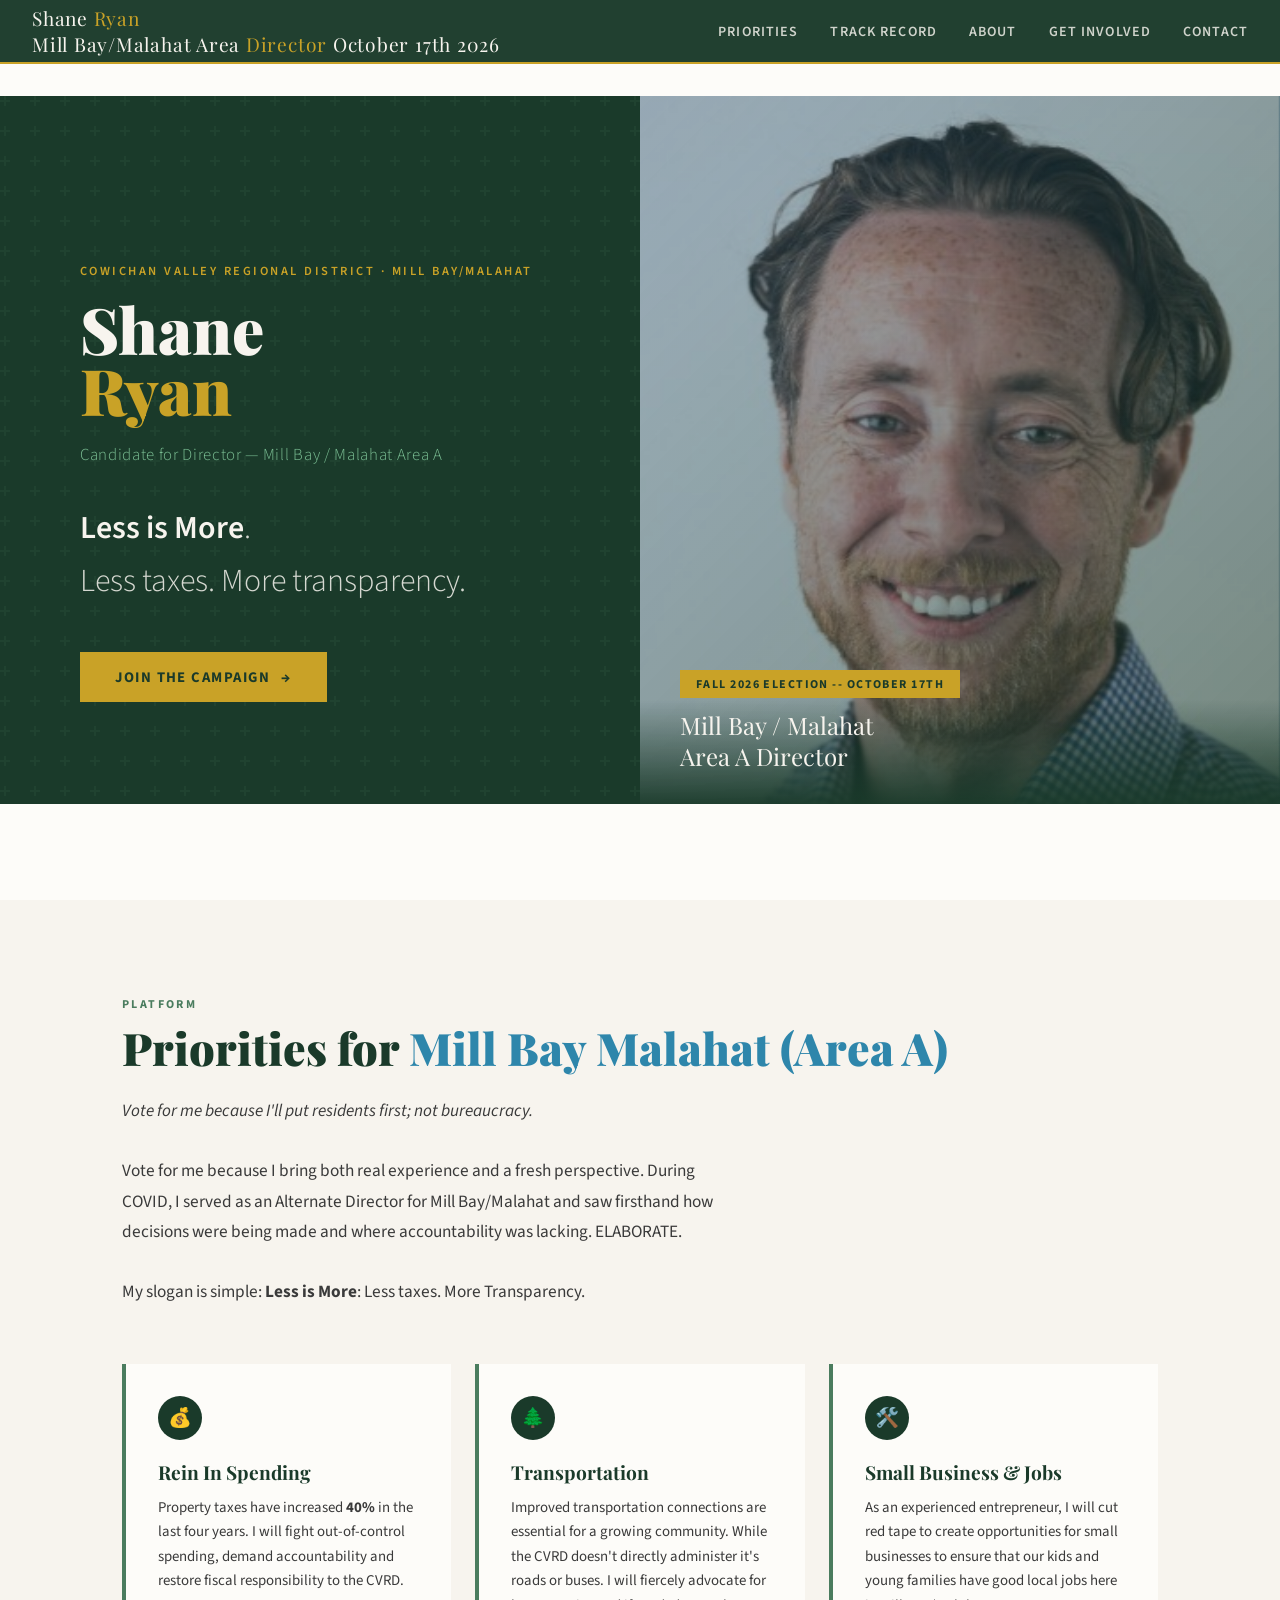
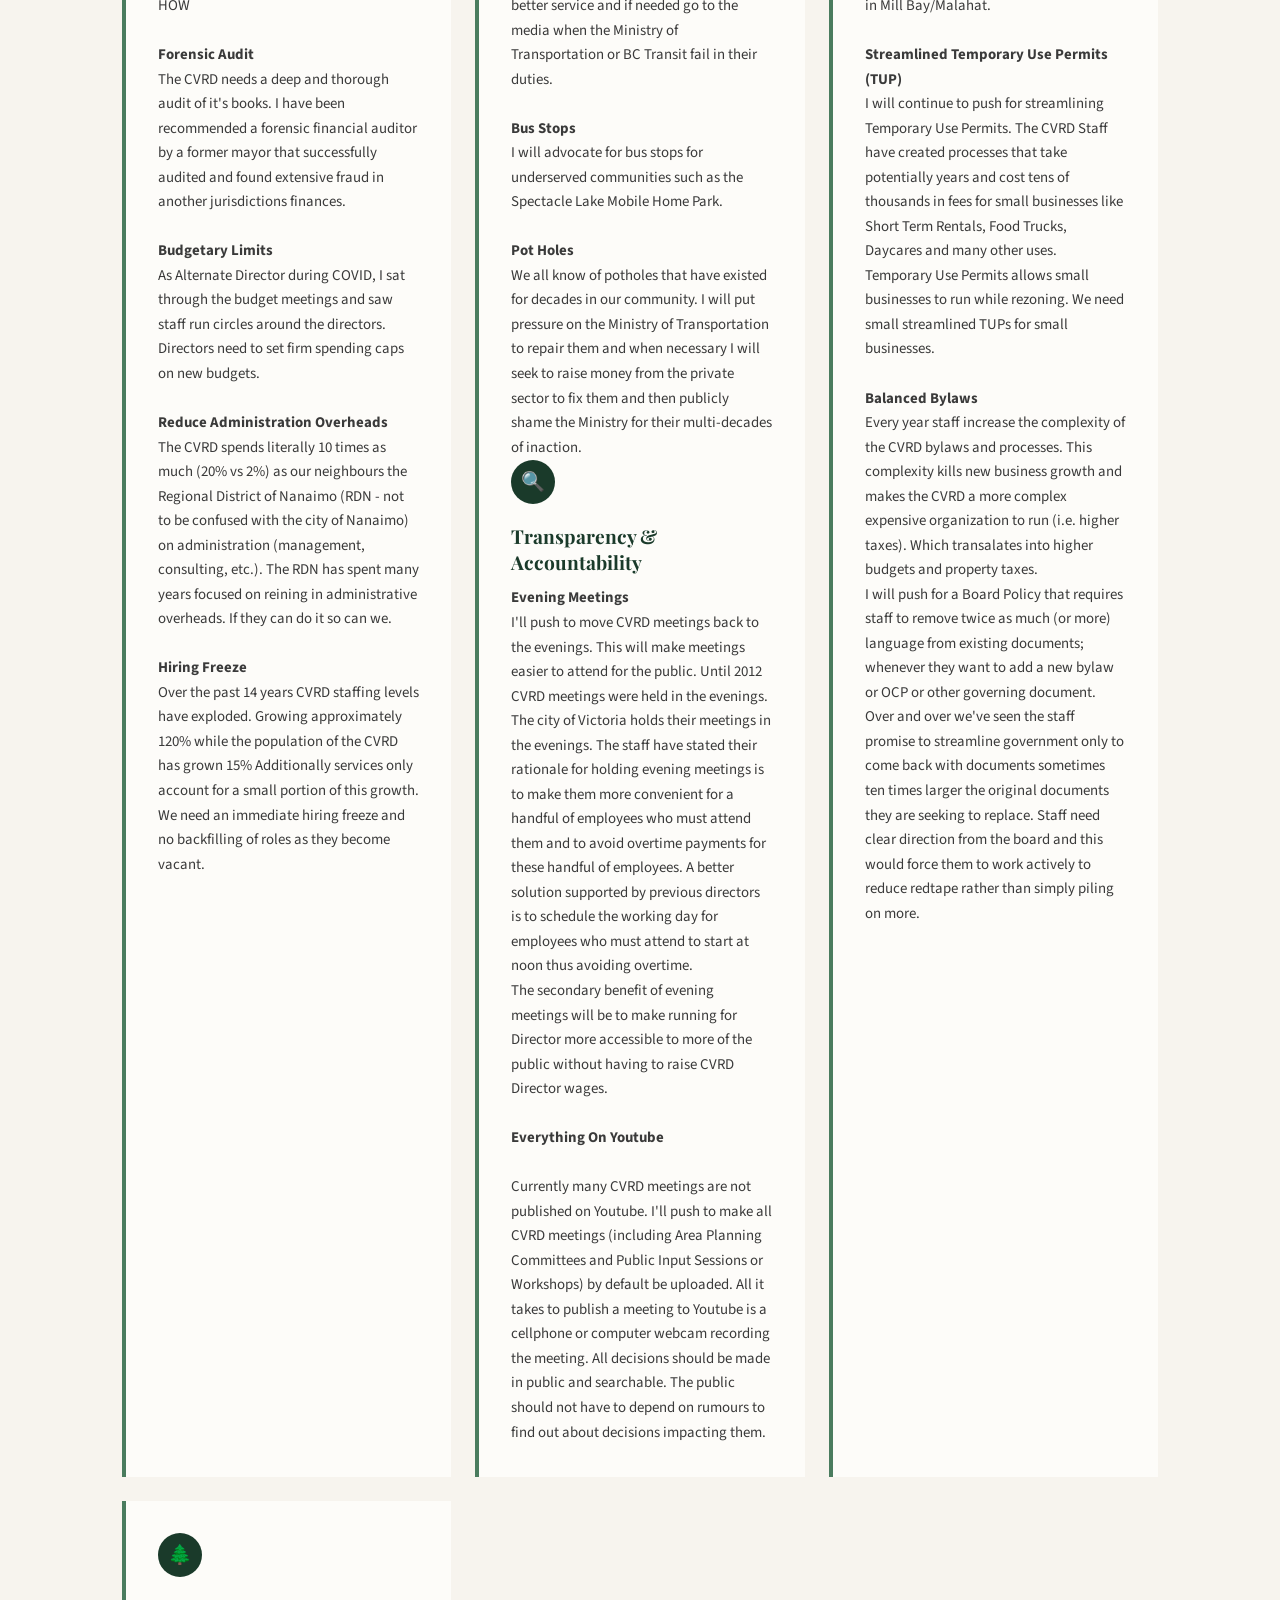
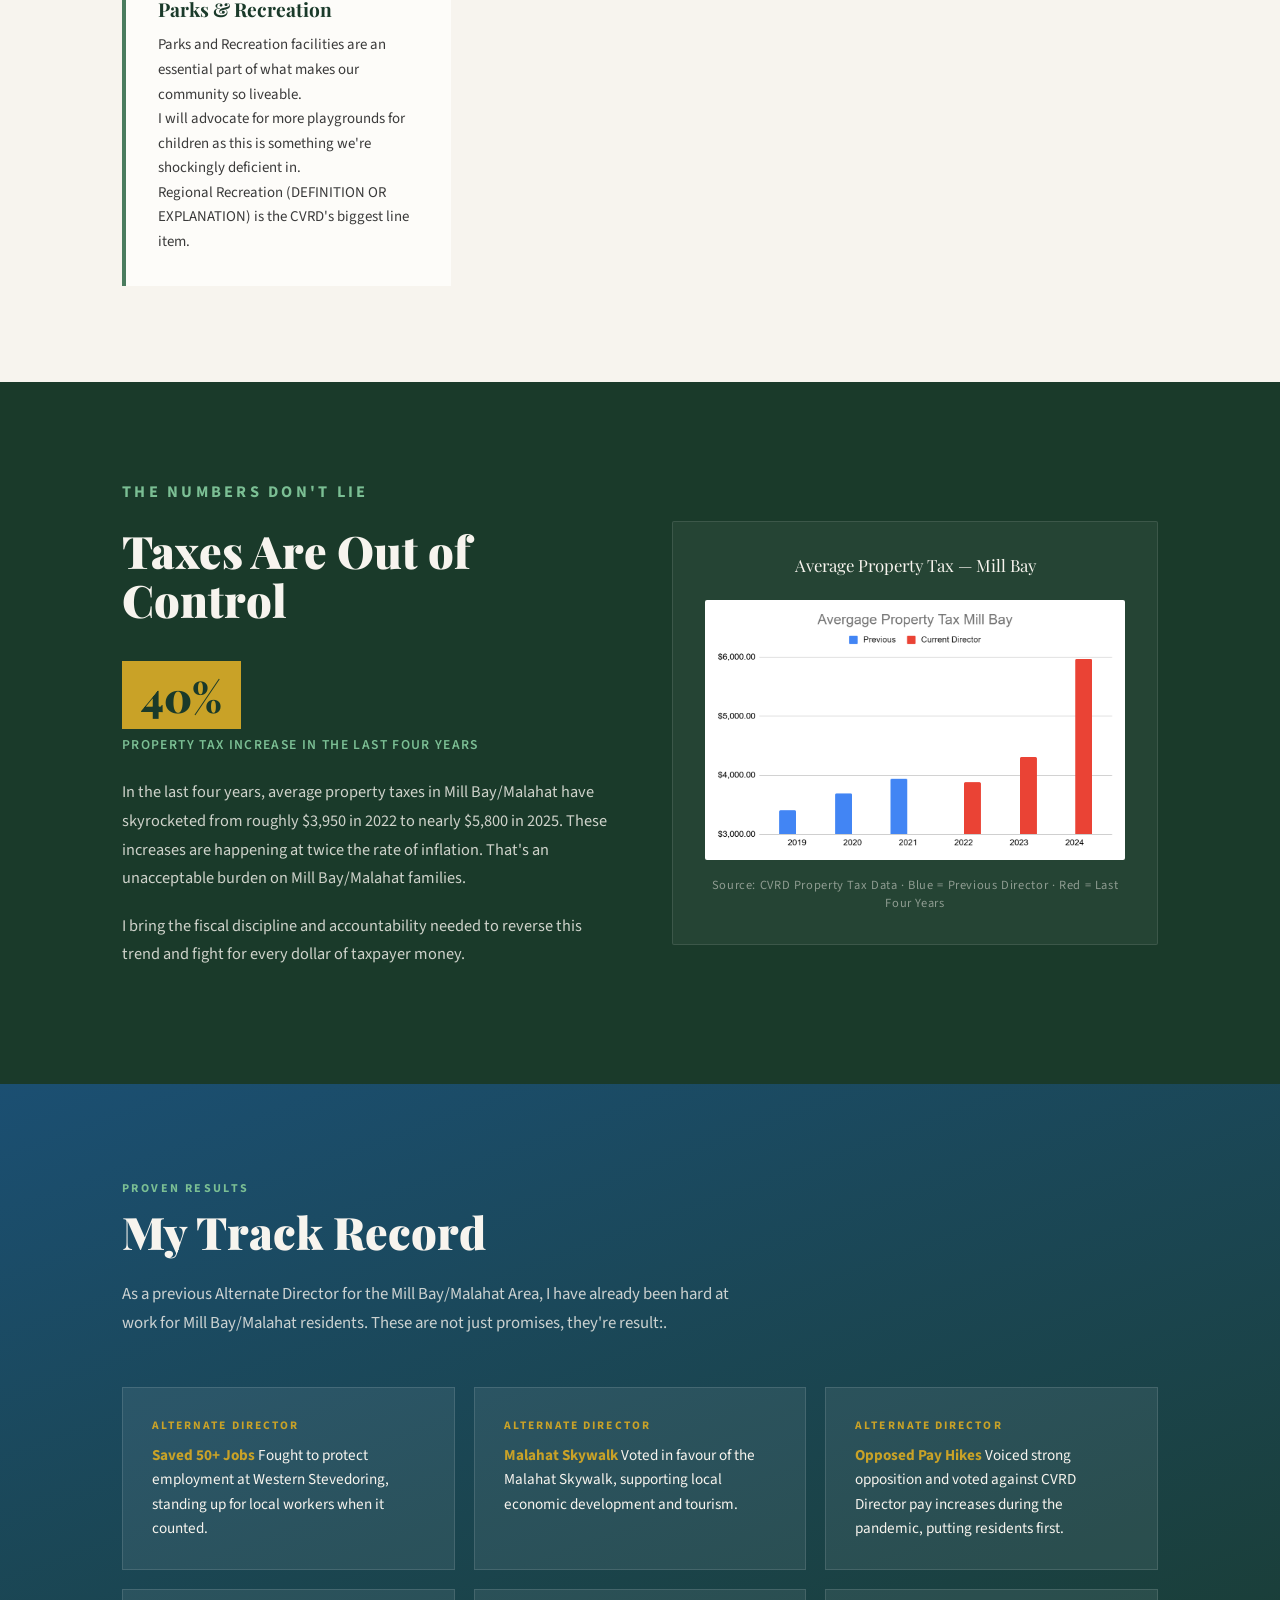
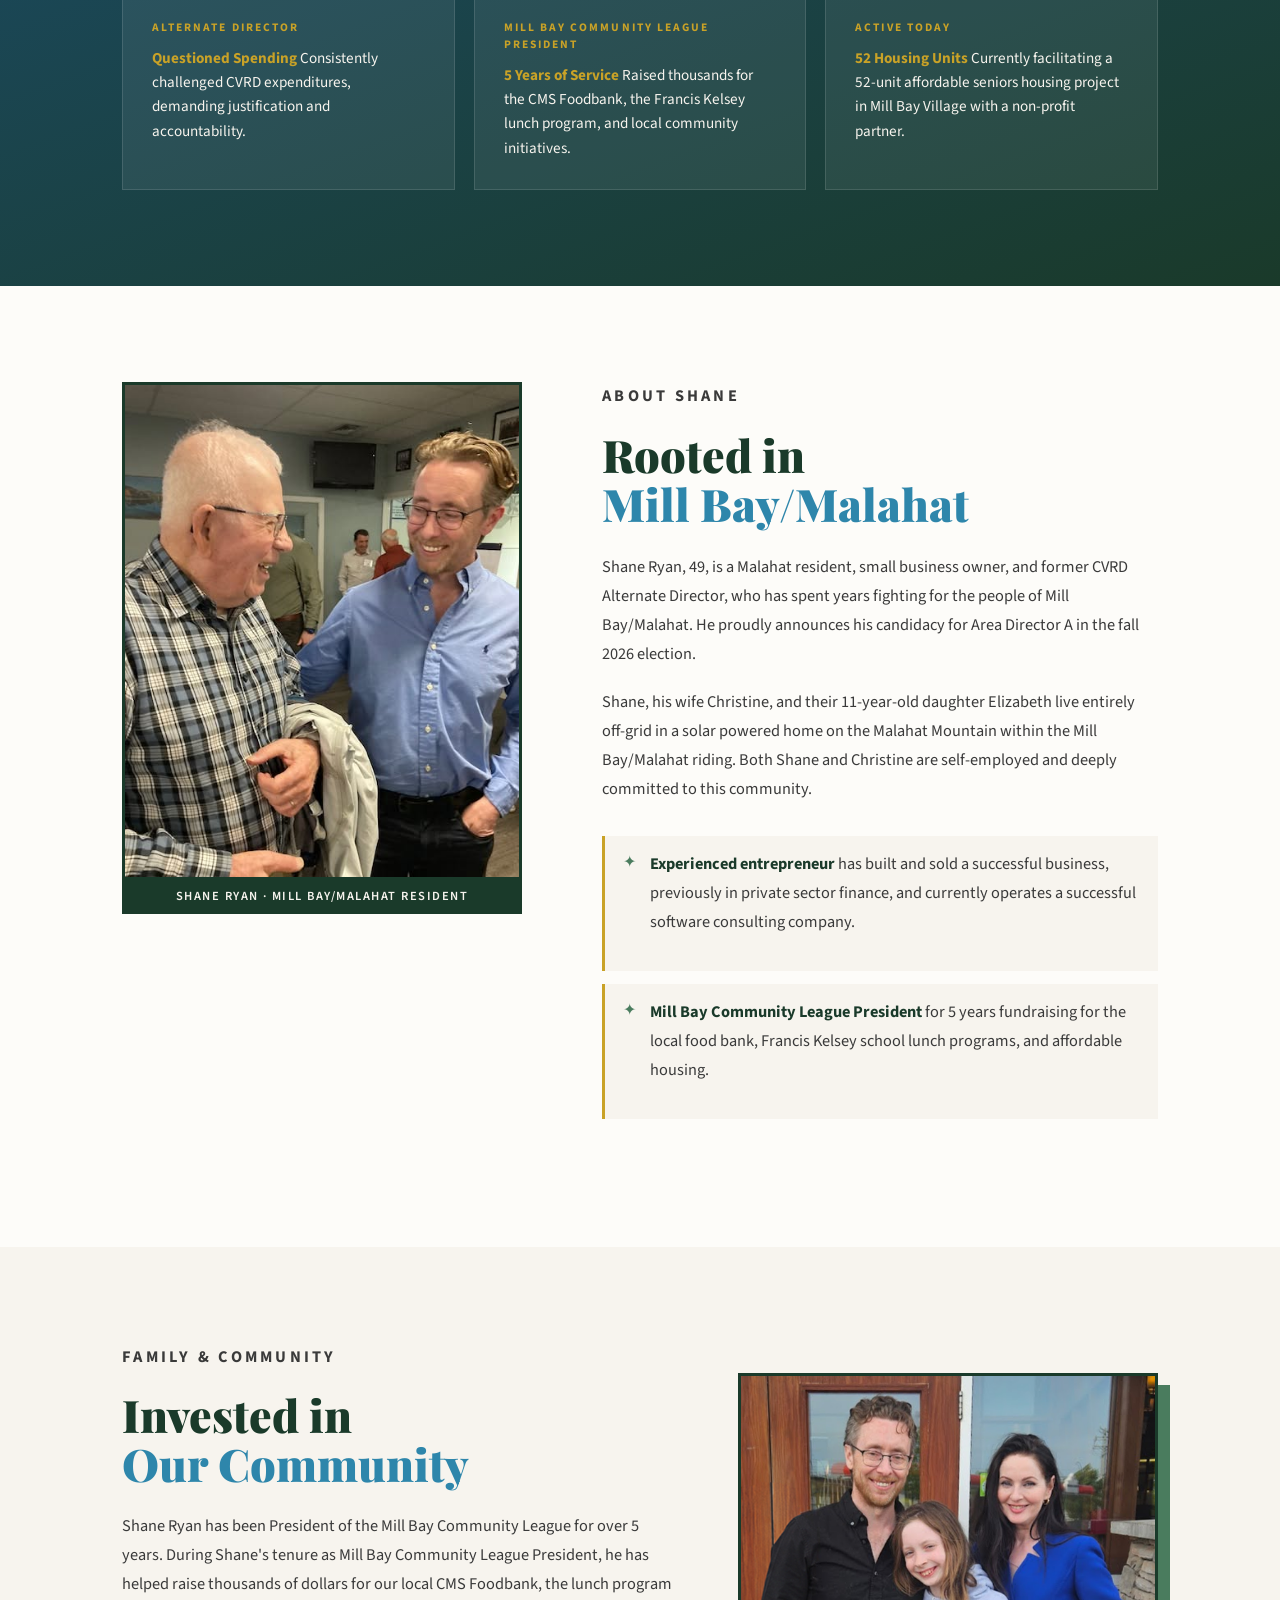
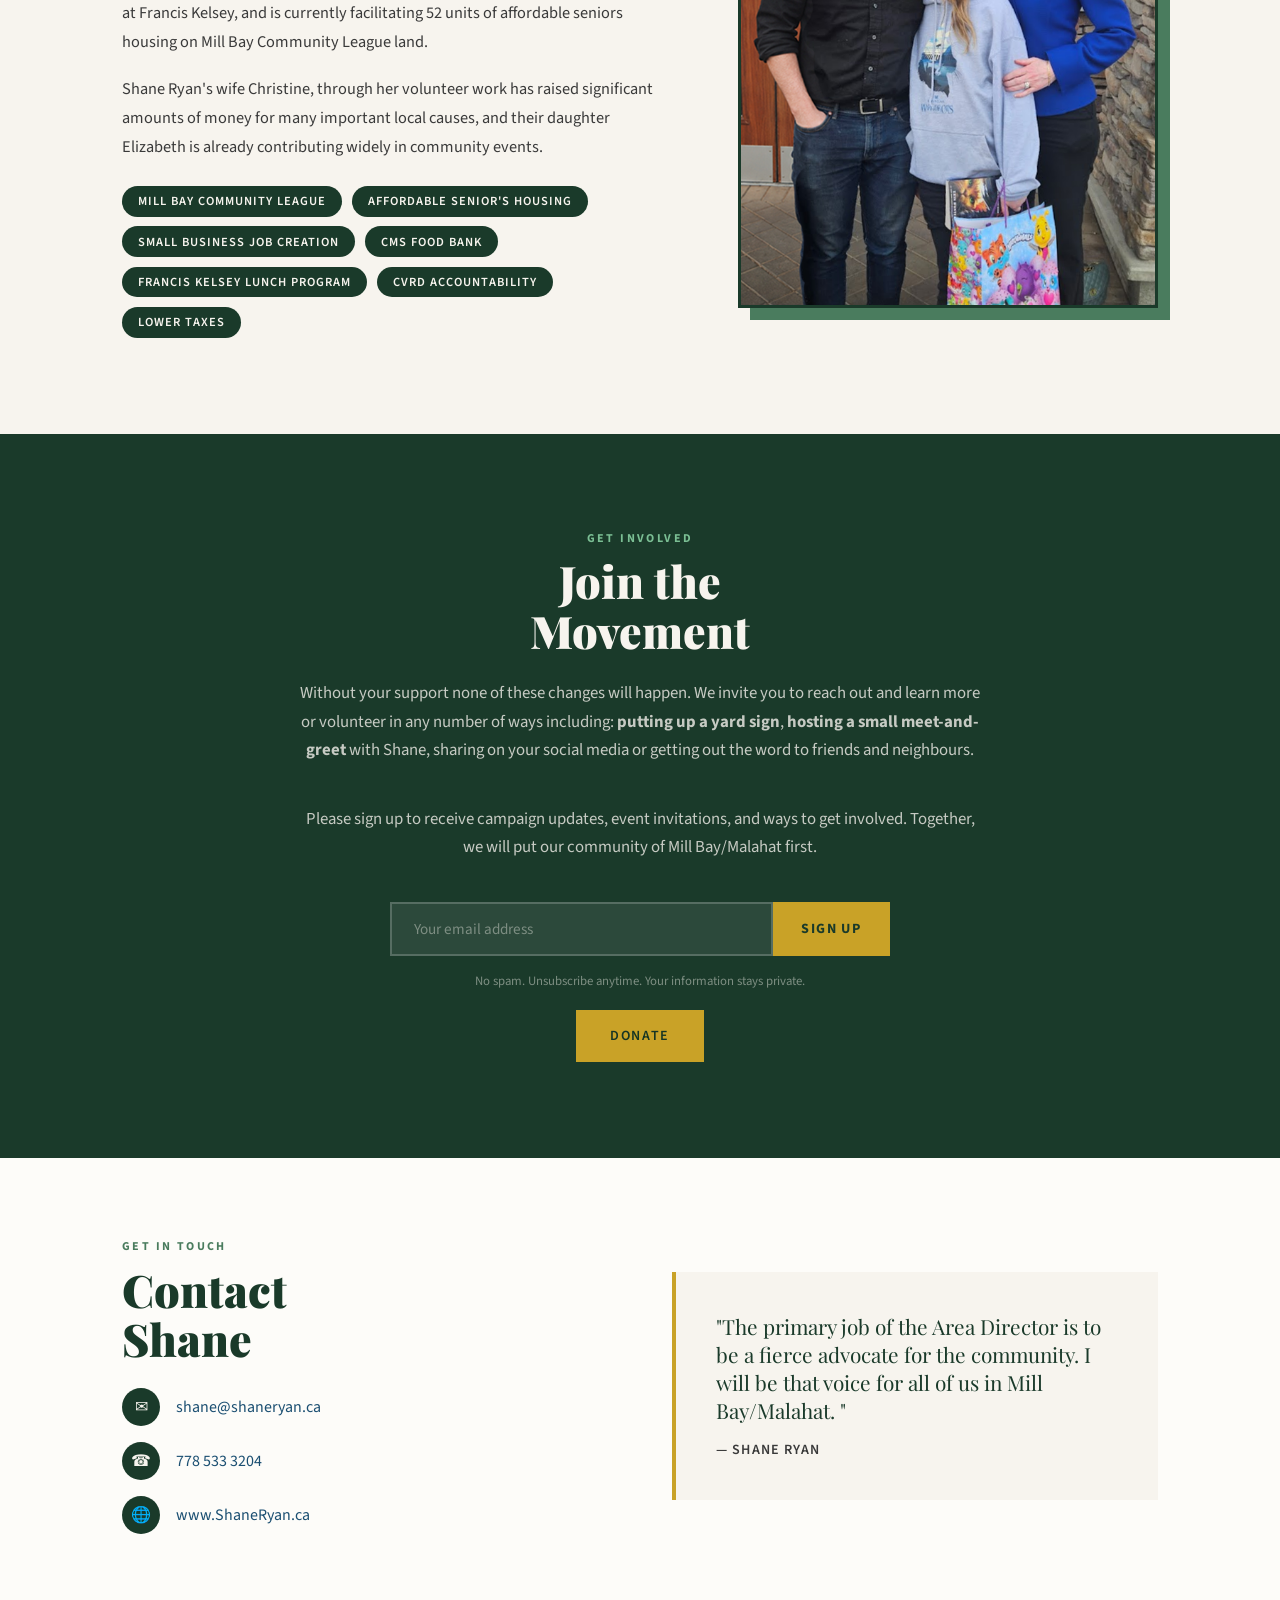
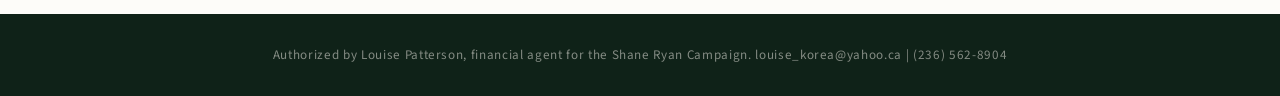
<file: index2.html>
<!DOCTYPE html>
<html lang="en">
<head>
<meta charset="UTF-8">
<meta name="viewport" content="width=device-width, initial-scale=1.0">
<title>Shane Ryan – Director, Mill Bay/Malahat Area A</title>
<link href="https://fonts.googleapis.com/css2?family=Playfair+Display:wght@700;900&family=Source+Sans+3:wght@300;400;600&display=swap" rel="stylesheet">
<style>
  :root {
    --forest: #1a3a2a;
    --pine: #2d5a3d;
    --sage: #4a7c5e;
    --mint: #7bbf94;
    --ocean: #1b4f72;
    --sky: #2e86ab;
    --sky-light: #5ba4c7;
    --cream: #f7f4ee;
    --warm-white: #fdfcf9;
    --gold: #c9a227;
    --text-dark: #1a1a1a;
    --text-mid: #3a3a3a;
  }

  * { margin: 0; padding: 0; box-sizing: border-box; }

  html { scroll-behavior: smooth; }

  body {
    font-family: 'Source Sans 3', sans-serif;
    background: var(--warm-white);
    color: var(--text-dark);
    overflow-x: hidden;
  }

  /* ── NAV ── */
  nav {
    position: fixed; top: 0; width: 100%; z-index: 100;
    background: rgba(26,58,42,0.97);
    backdrop-filter: blur(8px);
    padding: 0 2rem;
    display: flex; align-items: center; justify-content: space-between;
    height: 64px;
    border-bottom: 2px solid var(--gold);
  }
  .nav-logo {
    font-family: 'Playfair Display', serif;
    font-size: 1.2rem;
    color: var(--cream);
    letter-spacing: 0.04em;
  }
  .nav-logo span { color: var(--gold); }
  .nav-links { display: flex; gap: 2rem; list-style: none; }
  .nav-links a {
    color: rgba(247,244,238,0.82);
    text-decoration: none;
    font-size: 0.88rem;
    font-weight: 600;
    letter-spacing: 0.08em;
    text-transform: uppercase;
    transition: color 0.2s;
  }
  .nav-links a:hover { color: var(--gold); }

  /* ── HERO ── */
  .hero {
    min-height: 100vh;
    display: grid;
    grid-template-columns: 1fr 1fr;
    overflow: hidden;
    position: relative;
  }

  .hero-left {
    background: var(--forest);
    display: flex; flex-direction: column; justify-content: center;
    padding: 8rem 5rem 4rem 5rem;
    position: relative;
    overflow: hidden;
  }

  .hero-left::before {
    content: '';
    position: absolute; inset: 0;
    background: url("data:image/svg+xml,%3Csvg width='60' height='60' viewBox='0 0 60 60' xmlns='http://www.w3.org/2000/svg'%3E%3Cg fill='none' fill-rule='evenodd'%3E%3Cg fill='%234a7c5e' fill-opacity='0.12'%3E%3Cpath d='M36 34v-4h-2v4h-4v2h4v4h2v-4h4v-2h-4zm0-30V0h-2v4h-4v2h4v4h2V6h4V4h-4zM6 34v-4H4v4H0v2h4v4h2v-4h4v-2H6zM6 4V0H4v4H0v2h4v4h2V6h4V4H6z'/%3E%3C/g%3E%3C/g%3E%3C/svg%3E");
    pointer-events: none;
  }

  .hero-eyebrow {
    font-size: 0.78rem;
    font-weight: 600;
    letter-spacing: 0.2em;
    text-transform: uppercase;
    color: var(--gold);
    margin-bottom: 1.2rem;
    opacity: 0;
    animation: fadeUp 0.7s 0.2s forwards;
  }

  .hero-name {
    font-family: 'Playfair Display', serif;
    font-size: clamp(3.2rem, 5vw, 5.5rem);
    font-weight: 900;
    color: var(--cream);
    line-height: 0.95;
    margin-bottom: 1.4rem;
    opacity: 0;
    animation: fadeUp 0.7s 0.4s forwards;
  }

  .hero-title {
    font-size: 1.05rem;
    font-weight: 300;
    color: var(--mint);
    letter-spacing: 0.04em;
    margin-bottom: 2.2rem;
    opacity: 0;
    animation: fadeUp 0.7s 0.55s forwards;
  }

  .hero-tagline {
    font-size: 2rem;
    color: rgba(247,244,238,0.85);
    line-height: 1.65;
    max-width: 400px;
    margin-bottom: 2.8rem;
    font-weight: 300;
    opacity: 0;
    animation: fadeUp 0.7s 0.7s forwards;
  }

  .hero-tagline strong { color: var(--cream); font-weight: 600; }

  .hero-cta {
    display: inline-flex; align-items: center; gap: 0.7rem;
    background: var(--gold);
    color: var(--forest);
    padding: 0.9rem 2.2rem;
    font-weight: 700;
    font-size: 0.92rem;
    letter-spacing: 0.1em;
    text-transform: uppercase;
    text-decoration: none;
    border: none;
    cursor: pointer;
    transition: background 0.2s, transform 0.15s;
    opacity: 0;
    animation: fadeUp 0.7s 0.85s forwards;
    width: fit-content;
  }
  .hero-cta:hover { background: #e0b52a; transform: translateY(-2px); }

  .hero-right {
    position: relative;
    background: var(--ocean);
    overflow: hidden;
  }

  .hero-right::before {
    content: '';
    position: absolute; inset: 0;
    background: linear-gradient(135deg, rgba(27,79,114,0.4) 0%, rgba(26,58,42,0.6) 100%);
    z-index: 1;
  }

  .hero-photo {
    width: 100%;
    height: 100%;
    object-fit: cover;
    object-position: center 25%;
    position: absolute;
    top: 0;
    left: 0;
    opacity: 0;
    animation: fadeIn 10s 0.5s forwards;
  }

  .hero-photo-overlay {
    position: absolute; bottom: 0; left: 0; right: 0;
    z-index: 2;
    background: linear-gradient(to top, rgba(26,58,42,0.95) 0%, transparent 60%);
    padding: 2.5rem 2.5rem 2rem;
  }

  .hero-area-badge {
    display: inline-block;
    background: var(--gold);
    color: var(--forest);
    font-size: 0.75rem;
    font-weight: 700;
    letter-spacing: 0.12em;
    text-transform: uppercase;
    padding: 0.35rem 1rem;
    margin-bottom: 0.7rem;
  }

  .hero-area-text {
    color: var(--cream);
    font-family: 'Playfair Display', serif;
    font-size: 1.5rem;
    line-height: 1.3;
  }

  /* ── STATS BAR ── */
  .stats-bar {
    background: var(--ocean);
    padding: 2rem 4rem;
    display: flex; justify-content: space-around; align-items: center;
    flex-wrap: wrap; gap: 1.5rem;
  }
  .stat-item { text-align: center; }
  .stat-num {
    font-family: 'Playfair Display', serif;
    font-size: 2.4rem;
    font-weight: 900;
    color: var(--gold);
    display: block;
  }
  .stat-label {
    font-size: 0.78rem;
    font-weight: 600;
    letter-spacing: 0.12em;
    text-transform: uppercase;
    color: rgba(247,244,238,0.7);
  }
  .stat-divider { width: 1px; height: 50px; background: rgba(247,244,238,0.2); }

  /* ── SECTION SHARED ── */
  section { padding: 6rem 0; }
  .container { max-width: 1100px; margin: 0 auto; padding: 0 2rem; }
  .section-label {
    font-size: 0.75rem; font-weight: 700;
    letter-spacing: 0.2em; text-transform: uppercase;
    color: var(--sage); margin-bottom: 0.6rem;
  }
  .section-title {
    font-family: 'Playfair Display', serif;
    font-size: clamp(2rem, 3.5vw, 3rem);
    font-weight: 900;
    color: var(--forest);
    line-height: 1.1;
    margin-bottom: 1.5rem;
  }
  .section-title .accent { color: var(--sky); }

  /* ── PRIORITIES ── */
  .priorities { background: var(--cream); }
  .priorities-intro {
    max-width: 620px;
    font-size: 1.08rem;
    color: var(--text-mid);
    line-height: 1.75;
    margin-bottom: 3.5rem;
  }

  .priorities-grid {
    display: grid;
    grid-template-columns: repeat(auto-fit, minmax(280px, 1fr));
    gap: 1.5rem;
  }

  .priority-card {
    background: var(--warm-white);
    border-left: 4px solid var(--sage);
    padding: 2rem;
    transition: border-color 0.25s, transform 0.2s, box-shadow 0.2s;
    position: relative;
    overflow: hidden;
  }
  .priority-card::after {
    content: '';
    position: absolute; bottom: 0; left: 0; right: 0; height: 3px;
    background: linear-gradient(90deg, var(--gold), transparent);
    transform: scaleX(0); transform-origin: left;
    transition: transform 0.3s;
  }
  .priority-card:hover {
    border-color: var(--ocean);
    transform: translateY(-4px);
    box-shadow: 0 12px 32px rgba(27,79,114,0.12);
  }
  .priority-card:hover::after { transform: scaleX(1); }

  .priority-icon {
    width: 44px; height: 44px;
    background: var(--forest);
    border-radius: 50%;
    display: flex; align-items: center; justify-content: center;
    margin-bottom: 1.2rem;
    font-size: 1.2rem;
  }
  .priority-title {
    font-family: 'Playfair Display', serif;
    font-size: 1.2rem; font-weight: 700;
    color: var(--forest);
    margin-bottom: 0.7rem;
  }
  .priority-text {
    font-size: 0.93rem;
    color: var(--text-mid);
    line-height: 1.65;
  }

  /* ── TAX CHART SECTION ── */
  .tax-section { background: var(--forest); color: var(--cream); }
  .tax-section .section-title { color: var(--cream); }
  .tax-section .section-label { color: var(--mint); }

  .tax-layout {
    display: grid;
    grid-template-columns: 1fr 1fr;
    gap: 4rem;
    align-items: center;
  }
  .tax-copy p {
    font-size: 1.02rem;
    color: rgba(247,244,238,0.82);
    line-height: 1.75;
    margin-bottom: 1.2rem;
  }
  .tax-stat {
    display: inline-block;
    background: var(--gold);
    color: var(--forest);
    font-family: 'Playfair Display', serif;
    font-size: 2.6rem; font-weight: 900;
    padding: 0.4rem 1.2rem;
    margin: 0.8rem 0 0.4rem;
  }
  .tax-stat-label {
    font-size: 0.85rem; font-weight: 600;
    letter-spacing: 0.1em; text-transform: uppercase;
    color: var(--mint);
    display: block; margin-bottom: 1.5rem;
  }

  .chart-wrapper {
    background: rgba(255,255,255,0.05);
    border: 1px solid rgba(255,255,255,0.1);
    padding: 2rem;
    border-radius: 2px;
  }
  .chart-title {
    font-family: 'Playfair Display', serif;
    color: var(--cream); font-size: 1.05rem;
    margin-bottom: 1.5rem; text-align: center;
  }
  .chart-img {
    width: 100%; border-radius: 2px;
    display: block;
  }
  .chart-caption {
    margin-top: 1rem;
    font-size: 0.78rem;
    color: rgba(247,244,238,0.5);
    text-align: center;
    letter-spacing: 0.05em;
  }

  /* ── ABOUT ── */
  .about { background: var(--warm-white); }
  .about-layout {
    display: grid;
    grid-template-columns: 400px 1fr;
    gap: 5rem;
    align-items: start;
  }
  .about-photo-wrap { position: relative; }
  .about-photo {
    width: 100%;
    display: block;
    border: 3px solid var(--forest);
  }
  .about-photo-label {
    position: absolute;
    bottom: -1px; left: 0; right: 0;
    background: var(--forest);
    color: var(--cream);
    text-align: center;
    font-size: 0.78rem;
    font-weight: 600;
    letter-spacing: 0.12em;
    text-transform: uppercase;
    padding: 0.6rem;
  }

  .about-copy p {
    font-size: 1.02rem;
    color: var(--text-mid);
    line-height: 1.78;
    margin-bottom: 1.2rem;
  }

  .about-highlights {
    margin: 2rem 0;
    display: flex; flex-direction: column; gap: 0.8rem;
  }
  .highlight-item {
    display: flex; align-items: flex-start; gap: 0.9rem;
    padding: 0.9rem 1.1rem;
    background: var(--cream);
    border-left: 3px solid var(--gold);
  }
  .highlight-check {
    color: var(--sage); font-size: 1rem; flex-shrink: 0; margin-top: 1px;
  }
  .highlight-text { font-size: 0.93rem; color: var(--text-mid); line-height: 1.5; }
  .highlight-text strong { color: var(--forest); }

  /* ── RECORD ── */
  .record { background: linear-gradient(160deg, #1b4f72 0%, #1a3a2a 100%); }
  .record .section-title { color: var(--cream); }
  .record .section-label { color: var(--mint); }
  .record-intro {
    color: rgba(247,244,238,0.8);
    font-size: 1.05rem;
    line-height: 1.75;
    max-width: 640px;
    margin-bottom: 3rem;
  }
  .record-grid {
    display: grid;
    grid-template-columns: repeat(auto-fit, minmax(260px, 1fr));
    gap: 1.2rem;
  }
  .record-item {
    background: rgba(255,255,255,0.07);
    border: 1px solid rgba(255,255,255,0.12);
    padding: 1.8rem;
    transition: background 0.2s;
  }
  .record-item:hover { background: rgba(255,255,255,0.12); }
  .record-year {
    font-size: 0.72rem; font-weight: 700;
    letter-spacing: 0.18em; text-transform: uppercase;
    color: var(--gold); margin-bottom: 0.6rem;
  }
  .record-desc {
    color: var(--cream);
    font-size: 0.95rem;
    line-height: 1.6;
  }

  /* ── FAMILY ── */
  .family { background: var(--cream); }
  .family-layout {
    display: grid;
    grid-template-columns: 1fr 420px;
    gap: 4rem;
    align-items: center;
  }
  .family-copy p {
    font-size: 1.02rem; color: var(--text-mid);
    line-height: 1.78; margin-bottom: 1.1rem;
  }
  .community-pills {
    display: flex; flex-wrap: wrap; gap: 0.6rem;
    margin-top: 1.5rem;
  }
  .pill {
    background: var(--forest); color: var(--cream);
    font-size: 0.78rem; font-weight: 600;
    letter-spacing: 0.08em; text-transform: uppercase;
    padding: 0.4rem 1rem;
    border-radius: 100px;
  }
  .family-photo {
    width: 100%; display: block;
    border: 3px solid var(--forest);
    box-shadow: 12px 12px 0 var(--sage);
  }

  /* ── SIGN UP ── */
  .signup { background: var(--forest); }
  .signup-inner {
    max-width: 680px; margin: 0 auto;
    text-align: center;
  }

  .signup .section-label { color: var(--mint); }
  .signup .section-title { color: var(--cream); }
  .signup-text {
    color: rgba(247,244,238,0.78);
    font-size: 1.05rem;
    line-height: 1.7;
    margin-bottom: 2.5rem;
  }
  .signup-form {
    display: flex; gap: 0;
    max-width: 500px; margin: 0 auto;
  }
  .signup-input {
    flex: 1;
    padding: 0.9rem 1.4rem;
    border: 2px solid rgba(255,255,255,0.2);
    background: rgba(255,255,255,0.08);
    color: var(--cream);
    font-family: 'Source Sans 3', sans-serif;
    font-size: 0.95rem;
    outline: none;
    transition: border-color 0.2s;
  }
  .signup-input::placeholder { color: rgba(247,244,238,0.4); }
  .signup-input:focus { border-color: var(--gold); }
  .signup-btn {
    background: var(--gold);
    color: var(--forest);
    border: none;
    padding: 0.9rem 1.8rem;
    font-family: 'Source Sans 3', sans-serif;
    font-size: 0.88rem;
    font-weight: 700;
    letter-spacing: 0.1em;
    text-transform: uppercase;
    cursor: pointer;
    transition: background 0.2s;
    white-space: nowrap;
  }
  .signup-btn:hover { background: #e0b52a; }
  .signup-note {
    margin-top: 1rem;
    font-size: 0.8rem;
    color: rgba(247,244,238,0.45);
  }
  .signup-success {
    display: none;
    background: rgba(74,124,94,0.3);
    border: 1px solid var(--mint);
    color: var(--mint);
    padding: 1rem 2rem;
    font-size: 1rem;
    margin-top: 1rem;
  }

  /* ── CONTACT ── */
  .contact { background: var(--warm-white); padding: 5rem 0; }
  .contact-layout {
    display: grid;
    grid-template-columns: 1fr 1fr;
    gap: 4rem;
    align-items: center;
  }
  .contact-info .section-title { margin-bottom: 1.5rem; }
  .contact-details { display: flex; flex-direction: column; gap: 1rem; }
  .contact-row {
    display: flex; align-items: center; gap: 1rem;
    font-size: 1rem; color: var(--text-mid);
  }
  .contact-row a { color: var(--ocean); text-decoration: none; }
  .contact-row a:hover { text-decoration: underline; }
  .contact-icon {
    width: 38px; height: 38px;
    background: var(--forest);
    border-radius: 50%;
    display: flex; align-items: center; justify-content: center;
    color: var(--cream);
    font-size: 1rem;
    flex-shrink: 0;
  }

  /* ── FOOTER ── */
  footer {
    background: #0f2218;
    color: rgba(247,244,238,0.5);
    text-align: center;
    padding: 2rem;
    font-size: 0.82rem;
    letter-spacing: 0.05em;
  }
  footer a { color: var(--mint); text-decoration: none; }

  /* ── ANIMATIONS ── */
  @keyframes fadeUp {
    from { opacity: 0; transform: translateY(22px); }
    to   { opacity: 1; transform: translateY(0); }
  }
  @keyframes fadeIn {
    from { opacity: 0; }
    to   { opacity: 1; }
  }

  /* ── RESPONSIVE ── */
  @media (max-width: 900px) {
    .hero {
      display: flex !important;
      flex-direction: column !important;
      min-height: unset !important;
    }
    .hero-left {
      width: 100% !important;
      box-sizing: border-box !important;
      padding: 2rem 1.5rem 2.5rem !important;
      min-height: unset !important;
      order: 2;
      flex: none !important;
    }
    .hero-right {
      width: 100% !important;
      flex: none !important;
      height: 100vw !important;
      min-height: 300px !important;
      max-height: 520px !important;
      position: relative !important;
      order: 1;
    }
    .hero-photo {
      position: absolute !important;
      top: 0 !important;
      left: 0 !important;
      width: 100% !important;
      height: 100% !important;
      object-fit: cover !important;
      object-position: center 60% !important;
    }
    .tax-layout, .about-layout, .family-layout, .contact-layout {
      grid-template-columns: 1fr;
      gap: 2.5rem;
    }
    .about-layout { grid-template-columns: 1fr; }
    .about-photo-wrap { max-width: 380px; }
    .family-layout { grid-template-columns: 1fr; }
    .family-photo { max-width: 400px; }
    .stat-divider { display: none; }
    .stats-bar { padding: 2rem; }
    nav { padding: 0 1rem; }
    .nav-links { gap: 1rem; }
    .signup-form { flex-direction: column; }
    .hero-eyebrow { max-width: 100% !important; }
    .hero-tagline { max-width: 100% !important; }
  }

  /* ── MOBILE HERO FIX — applies to all phones ── */
  @media screen and (max-width: 1024px) {
    .hero {
      display: flex !important;
      flex-direction: column !important;
      min-height: unset !important;
    }
    .hero-left {
      width: 100% !important;
      box-sizing: border-box !important;
      padding: 2rem 1.5rem 2.5rem !important;
      min-height: unset !important;
      order: 2;
      flex: none !important;
    }
    .hero-right {
      width: 100% !important;
      flex: none !important;
      height: 100vw !important;
      min-height: 300px !important;
      max-height: 520px !important;
      position: relative !important;
      order: 1;
    }
    .hero-photo {
      position: absolute !important;
      top: 0 !important;
      left: 0 !important;
      width: 100% !important;
      height: 100% !important;
      object-fit: cover !important;
      object-position: center 60% !important;
    }
  }

  .hide-on-small {
    display: block;
  }

  @media (max-width: 768px) {
    .hide-on-small {
      display: none;
    }
  }

  .cta-container {
    display: flex;
    justify-content: center;
    align-items: center;
    gap: 16px;
    margin-top: 20px;
  }

  .cta-button.donate {
    display: inline-block;
    background-color: #c9a227;
    color: #163524;
    padding: 16px 34px;
    font-size: 14px;
    font-weight: 600;
    letter-spacing: 0.12em;
    text-transform: uppercase;
    text-decoration: none;
    border-radius: 0px;
    transition: background-color 0.2s ease, transform 0.15s ease;
  }

  .cta-button.donate:hover {
    background-color: #b8921f;
    transform: translateY(-1px);
  }

  .cta-button.donate:active {
    transform: translateY(0px);
  }
</style>
</head>
<body>

<!-- NAV -->
<nav>
  <div class="nav-logo">Shane <span>Ryan</span> <div class="hide-on-small"> Mill Bay/Malahat Area <span>Director</span> October 17th 2026</div></div>
  <ul class="nav-links">
    <li><a href="#priorities">Priorities</a></li>
    <li><a href="#record">Track Record</a></li>
    <li><a href="#about">About</a></li>
    <div class="hide-on-small"><li><a href="#signup">Get Involved</a></li></div>
    <li><a href="#contact">Contact</a></li>
  </ul>
</nav>

<!-- HERO -->
<section class="hero">
  <div class="hero-left">
    <p class="hero-eyebrow">Cowichan Valley Regional District · Mill Bay/Malahat</p>
    <h1 class="hero-name">Shane<br><span style="color:#c9a227;">Ryan</span></h1>
    <p class="hero-title">Candidate for Director — Mill Bay / Malahat Area A</p>
    <p class="hero-tagline"><strong>Less is More</strong>.<br> Less taxes. More transparency.</p>
    <a href="#signup" class="hero-cta">
      <span>Join the Campaign</span>
      <span>→</span>
    </a>
  </div>
  <div class="hero-right">
    <img src="pro.jpg" alt="Shane Ryan" class="hero-photo">
    <div class="hide-on-small">
      <div class="hero-photo-overlay">
        <span class="hero-area-badge">Fall 2026 Election -- October 17th</span>
        <p class="hero-area-text">Mill Bay / Malahat<br>Area A Director</p>
      </div>
    </div>
  </div>
</section>

<!-- STATS BAR -->
<!--<div class="stats-bar">
  <div class="stat-item">
    <span class="stat-num">5+</span>
    <span class="stat-label">Years Community League President</span>
  </div>
  <div class="stat-divider"></div>
  <div class="stat-item">
    <span class="stat-num">52</span>
    <span class="stat-label">Affordable Senior Housing Units</span>
  </div>
  <div class="stat-divider"></div>
  <div class="stat-item">
    <span class="stat-num">50+</span>
    <span class="stat-label">Jobs Saved at Western Stevedoring</span>
  </div>
  <div class="stat-divider"></div>
  <div class="stat-item">
    <span class="stat-num">0 %</span>
    <span class="stat-label">Fought against Director Pay Increase During COVID</span>
  </div>
</div>-->

<!-- PRIORITIES -->
<section class="priorities" id="priorities">
  <div class="container">

    <p class="section-label">Platform</p>
    <h2 class="section-title">Priorities for <span class="accent">Mill Bay Malahat (Area A)</span></h2>
    <p class="priorities-intro"><i>Vote for me because I'll put residents first; not bureaucracy.</i><br><br>Vote for me because I bring both real experience and a fresh perspective. During COVID, I served as an Alternate Director for Mill Bay/Malahat and saw firsthand how decisions were being made and where accountability was lacking. ELABORATE. <br><br>My slogan is simple: <strong>Less is More</strong>: Less taxes. More Transparency.</p>
    <div class="priorities-grid">
      <div class="priority-card">
        <div class="priority-icon">💰</div>
        <h3 class="priority-title">Rein In Spending</h3>
        <p class="priority-text">Property taxes have increased <strong>40%</strong> in the last four years. I will fight out-of-control spending, demand accountability and restore fiscal responsibility to the CVRD. HOW</p>
        <p class="priority-text"><br> <B>Forensic Audit</B> <BR> The CVRD needs a deep and thorough audit of it's books. I have been recommended a forensic financial auditor by a former mayor that successfully audited and found extensive fraud in another jurisdictions finances. </p>
        <p class="priority-text"><br> <B>Budgetary Limits</B><BR> As Alternate Director during COVID, I sat through the budget meetings and saw staff run circles around the directors. Directors need to set firm spending caps on new budgets.</p>
        <p class="priority-text"><br> <B>Reduce Administration Overheads</B> <BR> The CVRD spends literally 10 times as much (20% vs 2%) as our neighbours the Regional District of Nanaimo (RDN - not to be confused with the city of Nanaimo) on administration (management, consulting, etc.). The RDN has spent many years focused on reining in administrative overheads. If they can do it so can we.</p>
        <p class="priority-text"><br> <B>Hiring Freeze</B> <BR> Over the past 14 years CVRD staffing levels have exploded. Growing approximately 120% while the population of the CVRD has grown 15% Additionally services only account for a small portion of this growth. We need an immediate hiring freeze and no backfilling of roles as they become vacant.</p>
      </div>
      <div class="priority-card">
        <div class="priority-icon">🌲</div>
        <h3 class="priority-title">Transportation</h3>
        <p class="priority-text">Improved transportation connections are essential for a growing community. While the CVRD doesn't directly administer it's roads or buses. I will fiercely advocate for better service and if needed go to the media when the Ministry of Transportation or BC Transit fail in their duties. </p>
        <p class="priority-text"><br><B>Bus Stops</B><br> I will advocate for bus stops for underserved communities such as the Spectacle Lake Mobile Home Park.</p>
        <p class="priority-text"><br><B>Pot Holes</B><BR> We all know of potholes that have existed for decades in our community. I will put pressure on the Ministry of Transportation to repair them and when necessary I will seek to raise money from the private sector to fix them and then publicly shame the Ministry for their multi-decades of inaction.</p>
        <p class="priority-text"
      <div class="priority-card">
        <div class="priority-icon">🔍</div>
        <h3 class="priority-title">Transparency &amp; Accountability</h3>
        <p class="priority-text"><b>Evening Meetings</b><br>I'll push to move CVRD meetings back to the evenings. This will make meetings easier to attend for the public. Until 2012 CVRD meetings were held in the evenings. The city of Victoria holds their meetings in the evenings. The staff have stated their rationale for holding evening meetings is to make them more convenient for a handful of employees who must attend them and to avoid overtime payments for these handful of employees. A better solution supported by previous directors is to schedule the working day for employees who must attend to start at noon thus avoiding overtime. </p>
        <p class="priority-text">The secondary benefit of evening meetings will be to make running for Director more accessible to more of the public without having to raise CVRD Director wages.</p>
        <p class="priority-text"><br><b>Everything On Youtube</b><br></br>Currently many CVRD meetings are not published on Youtube. I'll push to make all CVRD meetings (including Area Planning Committees and Public Input Sessions or Workshops) by default be uploaded. All it takes to publish a meeting to Youtube is a cellphone or computer webcam recording the meeting. All decisions should be made in public and searchable. The public should not have to depend on rumours to find out about decisions impacting them.</p>

      </div>
      <div class="priority-card">
        <div class="priority-icon">🛠️</div>
        <h3 class="priority-title">Small Business &amp; Jobs</h3>
        <p class="priority-text">As an experienced entrepreneur, I will cut red tape to create opportunities for small businesses to ensure that our kids and young families have good local jobs here in Mill Bay/Malahat.</p>
        <p class="priority-text"><BR> <B>Streamlined Temporary Use Permits (TUP)</B> <BR> I will continue to push for streamlining Temporary Use Permits. The CVRD Staff have created processes that take potentially years and cost tens of thousands in fees for small businesses like Short Term Rentals, Food Trucks, Daycares and many other uses. Temporary Use Permits allows small businesses to run while rezoning. We need small streamlined TUPs for small businesses.</p>
        <p class="priority-text"><BR> <B>Balanced Bylaws</B> <BR> Every year staff increase the complexity of the CVRD bylaws and processes. This complexity kills new business growth and makes the CVRD a more complex expensive organization to run (i.e. higher taxes). Which transalates into higher budgets and property taxes. <br>I will push for a Board Policy that requires staff to remove twice as much (or more) language from existing documents; whenever they want to add a new bylaw or OCP or other governing document. Over and over we've seen the staff promise to streamline government only to come back with documents sometimes ten times larger the original documents they are seeking to replace. Staff need clear direction from the board and this would force them to work actively to reduce redtape rather than simply piling on more.</p>

      </div>
      <div class="priority-card">
        <div class="priority-icon">🌲️</div>
        <h3 class="priority-title">Parks & Recreation</h3>
        <p class="priority-text">Parks and Recreation facilities are an essential part of what makes our community so liveable. </p>
        <p class="priority-text">I will advocate for more playgrounds for children as this is something we're shockingly deficient in.</p>
        <p class="priority-text">Regional Recreation (DEFINITION OR EXPLANATION) is the CVRD's biggest line item.
      </div>
    </div>
  </div>
</section>

<!-- TAX CHART -->
<section class="tax-section" id="taxes">
  <div class="container">
    <div class="tax-layout">
      <div class="tax-copy">
        <p class="section-label">The Numbers Don't Lie</p>
        <h2 class="section-title">Taxes Are Out of Control</h2>
        <span class="tax-stat">40%</span>
        <span class="tax-stat-label">Property Tax Increase In the Last Four Years</span>
        <p>In the last four years, average property taxes in Mill Bay/Malahat have skyrocketed from roughly $3,950 in 2022 to nearly $5,800 in 2025. These increases are happening at twice the rate of inflation. That's an unacceptable burden on Mill Bay/Malahat families.</p>
        <p>I bring the fiscal discipline and accountability needed to reverse this trend and fight for every dollar of taxpayer money.</p>
      </div>
      <div class="chart-wrapper">
        <p class="chart-title">Average Property Tax — Mill Bay</p>
        <img src="taxes.png" alt="Average Property Tax Mill Bay chart showing increases in the last Four Years" class="chart-img">
        <p class="chart-caption">Source: CVRD Property Tax Data · Blue = Previous Director · Red = Last Four Years</p>
      </div>
    </div>
  </div>
</section>

<!-- TRACK RECORD -->
<section class="record" id="record">
  <div class="container">
    <p class="section-label">Proven Results</p>
    <h2 class="section-title">My Track Record</h2>
    <p class="record-intro">As a previous Alternate Director for the Mill Bay/Malahat Area, I have already been hard at work for Mill Bay/Malahat residents. These are not just promises, they're result:.</p>
    <div class="record-grid">
      <div class="record-item">
        <p class="record-year">Alternate Director</p>
        <p class="record-desc"><strong style="color:var(--gold)">Saved 50+ Jobs</strong> Fought to protect employment at Western Stevedoring, standing up for local workers when it counted.</p>
      </div>
      <div class="record-item">
        <p class="record-year">Alternate Director</p>
        <p class="record-desc"><strong style="color:var(--gold)">Malahat Skywalk</strong> Voted in favour of the Malahat Skywalk, supporting local economic development and tourism.</p>
      </div>
      <div class="record-item">
        <p class="record-year">Alternate Director</p>
        <p class="record-desc"><strong style="color:var(--gold)">Opposed Pay Hikes</strong> Voiced strong opposition and voted against CVRD Director pay increases during the pandemic, putting residents first.</p>
      </div>
      <div class="record-item">
        <p class="record-year">Alternate Director</p>
        <p class="record-desc"><strong style="color:var(--gold)">Questioned Spending</strong> Consistently challenged CVRD expenditures, demanding justification and accountability.</p>
      </div>
      <div class="record-item">
        <p class="record-year">Mill Bay Community League President</p>
        <p class="record-desc"><strong style="color:var(--gold)">5 Years of Service</strong> Raised thousands for the CMS Foodbank, the Francis Kelsey lunch program, and local community initiatives.</p>
      </div>
      <div class="record-item">
        <p class="record-year">Active Today</p>
        <p class="record-desc"><strong style="color:var(--gold)">52 Housing Units</strong> Currently facilitating a 52-unit affordable seniors housing project in Mill Bay Village with a non-profit partner.</p>
      </div>
    </div>
  </div>
</section>

<!-- ABOUT -->
<section class="about" id="about">
  <div class="container">
    <div class="about-layout">
      <div class="about-photo-wrap">
        <img src="ken and shane.jpg" alt="Shane Ryan" class="about-photo">
        <div class="about-photo-label">Shane Ryan · Mill Bay/Malahat Resident</div>
      </div>
      <div class="about-copy">
        <p class="section-label">About Shane</p>
        <h2 class="section-title">Rooted in <br><span class="accent">Mill Bay/Malahat</span></h2>
        <p>Shane Ryan, 49, is a Malahat resident, small business owner, and former CVRD Alternate Director, who has spent years fighting for the people of Mill Bay/Malahat. He proudly announces his candidacy for Area Director A in the fall 2026 election.</p>
        <p>Shane, his wife Christine, and their 11-year-old daughter Elizabeth live entirely off-grid in a solar powered home on the Malahat Mountain within the Mill Bay/Malahat riding. Both Shane and Christine are self-employed and deeply committed to this community.</p>
        <div class="about-highlights">
          <div class="highlight-item">
            <span class="highlight-check">✦</span>
            <p class="highlight-text"><strong>Experienced entrepreneur</strong> has built and sold a successful business, previously in private sector finance, and currently operates a successful software consulting company.</p>
          </div>
          <div class="highlight-item">
            <span class="highlight-check">✦</span>
            <p class="highlight-text"><strong>Mill Bay Community League President</strong> for 5 years fundraising for the local food bank, Francis Kelsey school lunch programs, and affordable housing.</p>
          </div>
        </div>
      </div>
    </div>
  </div>
</section>

<!-- FAMILY -->
<section class="family">
  <div class="container">
    <div class="family-layout">
      <div class="family-copy">
        <p class="section-label">Family &amp; Community</p>
        <h2 class="section-title">Invested in<br><span class="accent">Our Community</span></h2>
        <p>Shane Ryan has been President of the Mill Bay Community League for over 5 years. During Shane's tenure as Mill Bay Community League President, he has helped raise thousands of dollars for our local CMS Foodbank, the lunch program at Francis Kelsey, and is currently facilitating 52 units of affordable seniors housing on Mill Bay Community League land.</p>
        <p>Shane Ryan's wife Christine, through her volunteer work has raised significant amounts of money for many important local causes, and their daughter Elizabeth is already contributing widely in community events.</p>
        <div class="community-pills">
          <span class="pill">Mill Bay Community League</span>
          <span class="pill">Affordable Senior's Housing</span>
          <span class="pill">Small Business Job Creation</span>
          <span class="pill">CMS Food Bank</span>
          <span class="pill">Francis Kelsey Lunch Program</span>
          <span class="pill">CVRD Accountability</span>
          <span class="pill">Lower Taxes</span>
        </div>
      </div>
      <img src="family2.jpg" alt="Shane Ryan with family" class="family-photo">
    </div>
  </div>
</section>

<!-- SIGN UP -->
<section class="signup" id="signup">
  <div class="container">
    <div class="signup-inner">
      <p class="section-label">Get Involved</p>
      <h2 class="section-title">Join the<br>Movement</h2>
      <p class="signup-text">Without your support none of these changes will happen. We invite you to reach out and learn more or volunteer in any number of ways including: <strong>putting up a yard sign</strong>, <strong>hosting a small meet-and-greet</strong> with Shane, sharing on your social media or getting out the word to friends and neighbours.</p>
      <p class="signup-text">Please sign up to receive campaign updates, event invitations, and ways to get involved. Together, we will put our community of Mill Bay/Malahat first.</p>
      <div class="signup-form" id="signupForm">
        <input type="email" class="signup-input" id="emailInput" placeholder="Your email address">
        <button class="signup-btn" onclick="handleSignup()">Sign Up</button>
      </div>
      <div class="signup-success" id="signupSuccess">
        ✓ Thank you! You'll hear from us soon.
      </div>
      <p class="signup-note">No spam. Unsubscribe anytime. Your information stays private.</p>
    </div>
  </div>
  <div class="cta-container">
    <a class="cta-button donate" href="https://donate.stripe.com/fZudRb51f2BQc1nabB5EY00" target="_blank">
      DONATE
    </a>
  </div>
</section>

<!-- CONTACT -->
<section class="contact" id="contact">
  <div class="container">
    <div class="contact-layout">
      <div class="contact-info">
        <p class="section-label">Get In Touch</p>
        <h2 class="section-title">Contact<br>Shane</h2>
        <div class="contact-details">
          <div class="contact-row">
            <div class="contact-icon">✉</div>
            <a href="mailto:shane@shaneryan.ca">shane@shaneryan.ca</a>
          </div>
          <div class="contact-row">
            <div class="contact-icon">☎</div>
            <a href="tel:7785333204">778 533 3204</a>
          </div>
          <div class="contact-row">
            <div class="contact-icon">🌐</div>
            <a href="http://www.ShaneRyan.ca" target="_blank">www.ShaneRyan.ca</a>
          </div>
        </div>
      </div>
      <div style="background: var(--cream); padding: 2.5rem; border-left: 4px solid var(--gold);">
        <p style="font-family: 'Playfair Display', serif; font-size: 1.3rem; color: var(--forest); margin-bottom: 1rem;">"The primary job of the Area Director is to be a fierce advocate for the community. I will be that voice for all of us in Mill Bay/Malahat. "</p>
        <p style="font-size: 0.88rem; color: var(--text-mid); font-weight: 600; letter-spacing: 0.08em; text-transform: uppercase;">— Shane Ryan</p>
      </div>
    </div>
  </div>
</section>

<!-- FOOTER -->
<footer>
    Authorized by Louise Patterson, financial agent for the Shane Ryan Campaign. louise_korea@yahoo.ca | (236) 562-8904
</footer>

<script>
  function handleSignup() {
    const email = document.getElementById('emailInput').value;
    if (!email || !email.includes('@')) {
      document.getElementById('emailInput').style.borderColor = '#e74c3c';
      return;
    }

    fetch("https://api.hsforms.com/submissions/v3/integration/submit/342921394/34b093d7-cc27-4bfe-8fb4-8f97db2f1d6d", {
      method: "POST",
      headers: {
        "Content-Type": "application/json"
      },
      body: JSON.stringify({
        fields: [
          {
            name: "email",
            value: email
          }
        ],
        context: {
          pageUri: window.location.href,
          pageName: document.title
        }
      })
    })
    .then(() => alert("Thanks for subscribing!"));

    document.getElementById('signupForm').style.display = 'none';
    document.getElementById('signupSuccess').style.display = 'block';
  }

  // Scroll animations
  const observer = new IntersectionObserver((entries) => {
    entries.forEach(el => {
      if (el.isIntersecting) {
        el.target.style.opacity = '1';
        el.target.style.transform = 'translateY(0)';
      }
    });
  }, { threshold: 0.1 });

  document.querySelectorAll('.priority-card, .record-item, .highlight-item').forEach(el => {
    el.style.opacity = '0';
    el.style.transform = 'translateY(20px)';
    el.style.transition = 'opacity 1.5s, transform 0.5s';
    observer.observe(el);
  });
</script>
</body>
</html>
</file>
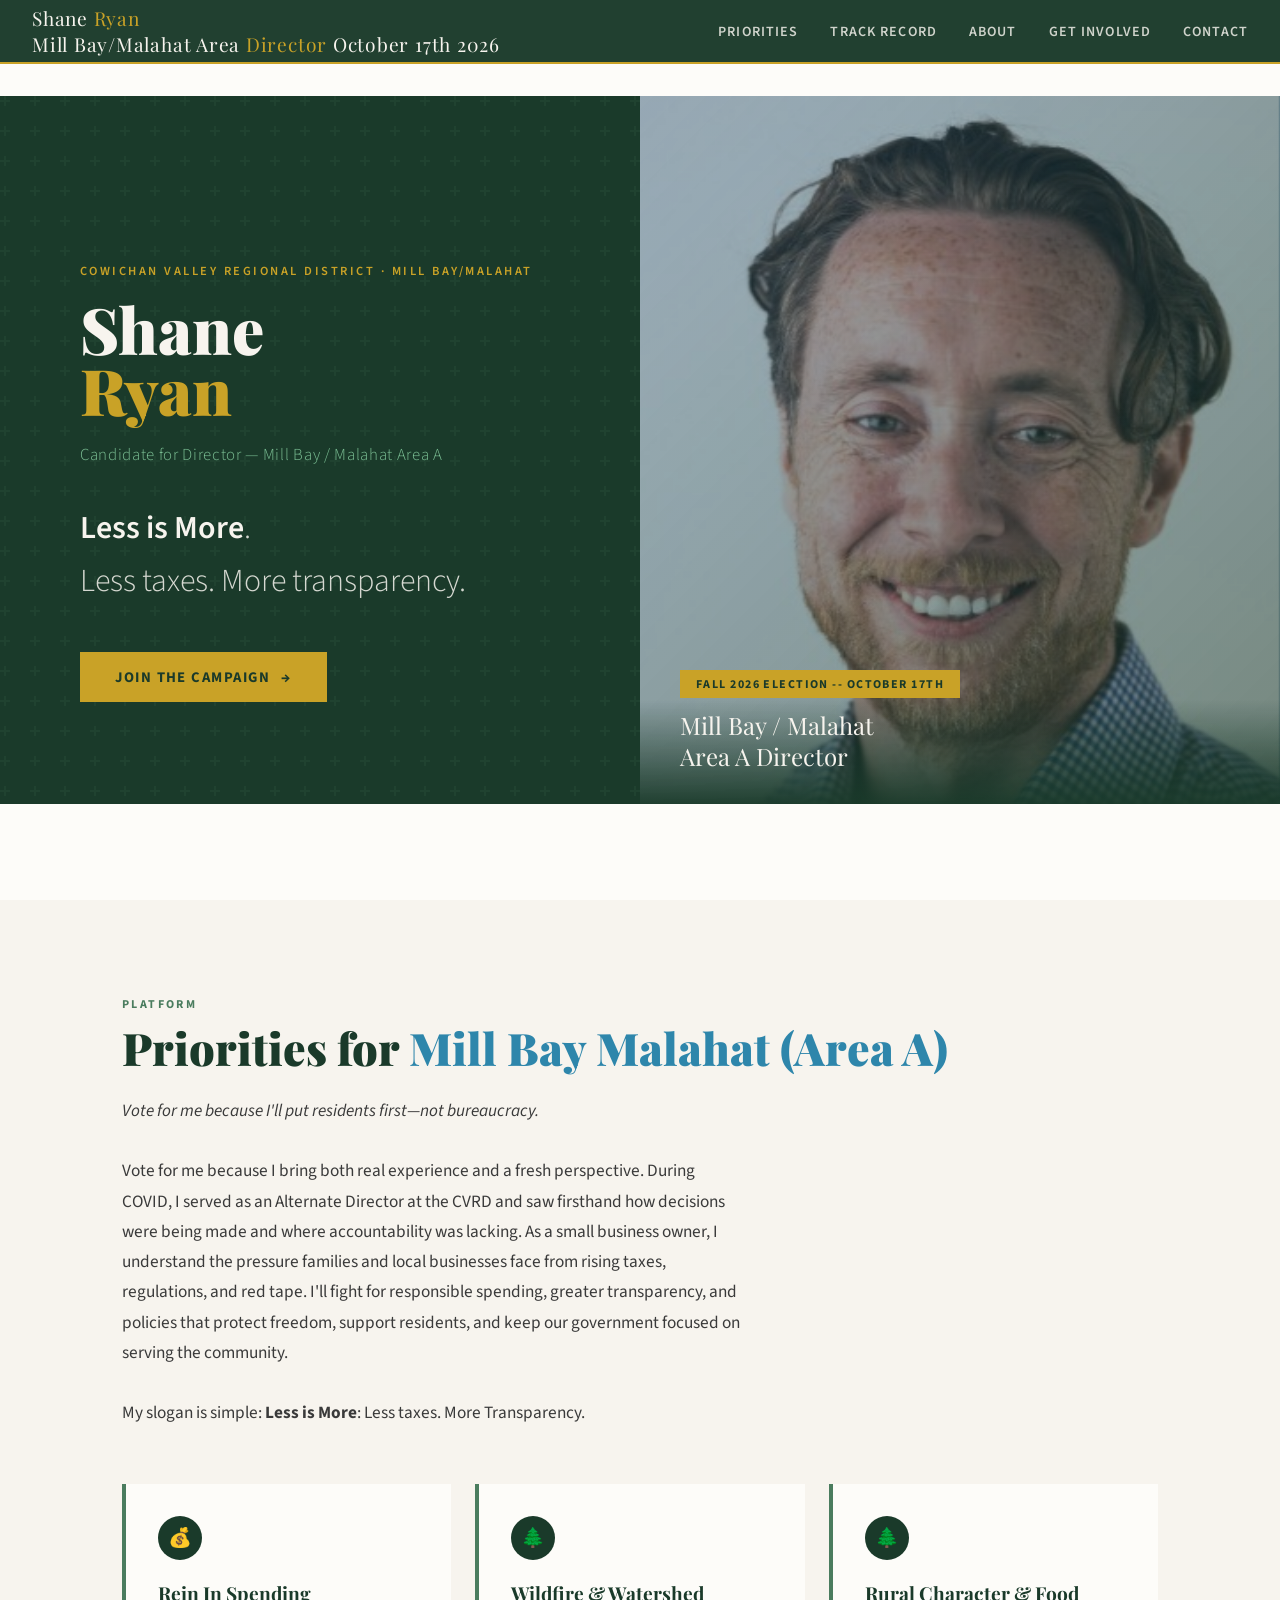
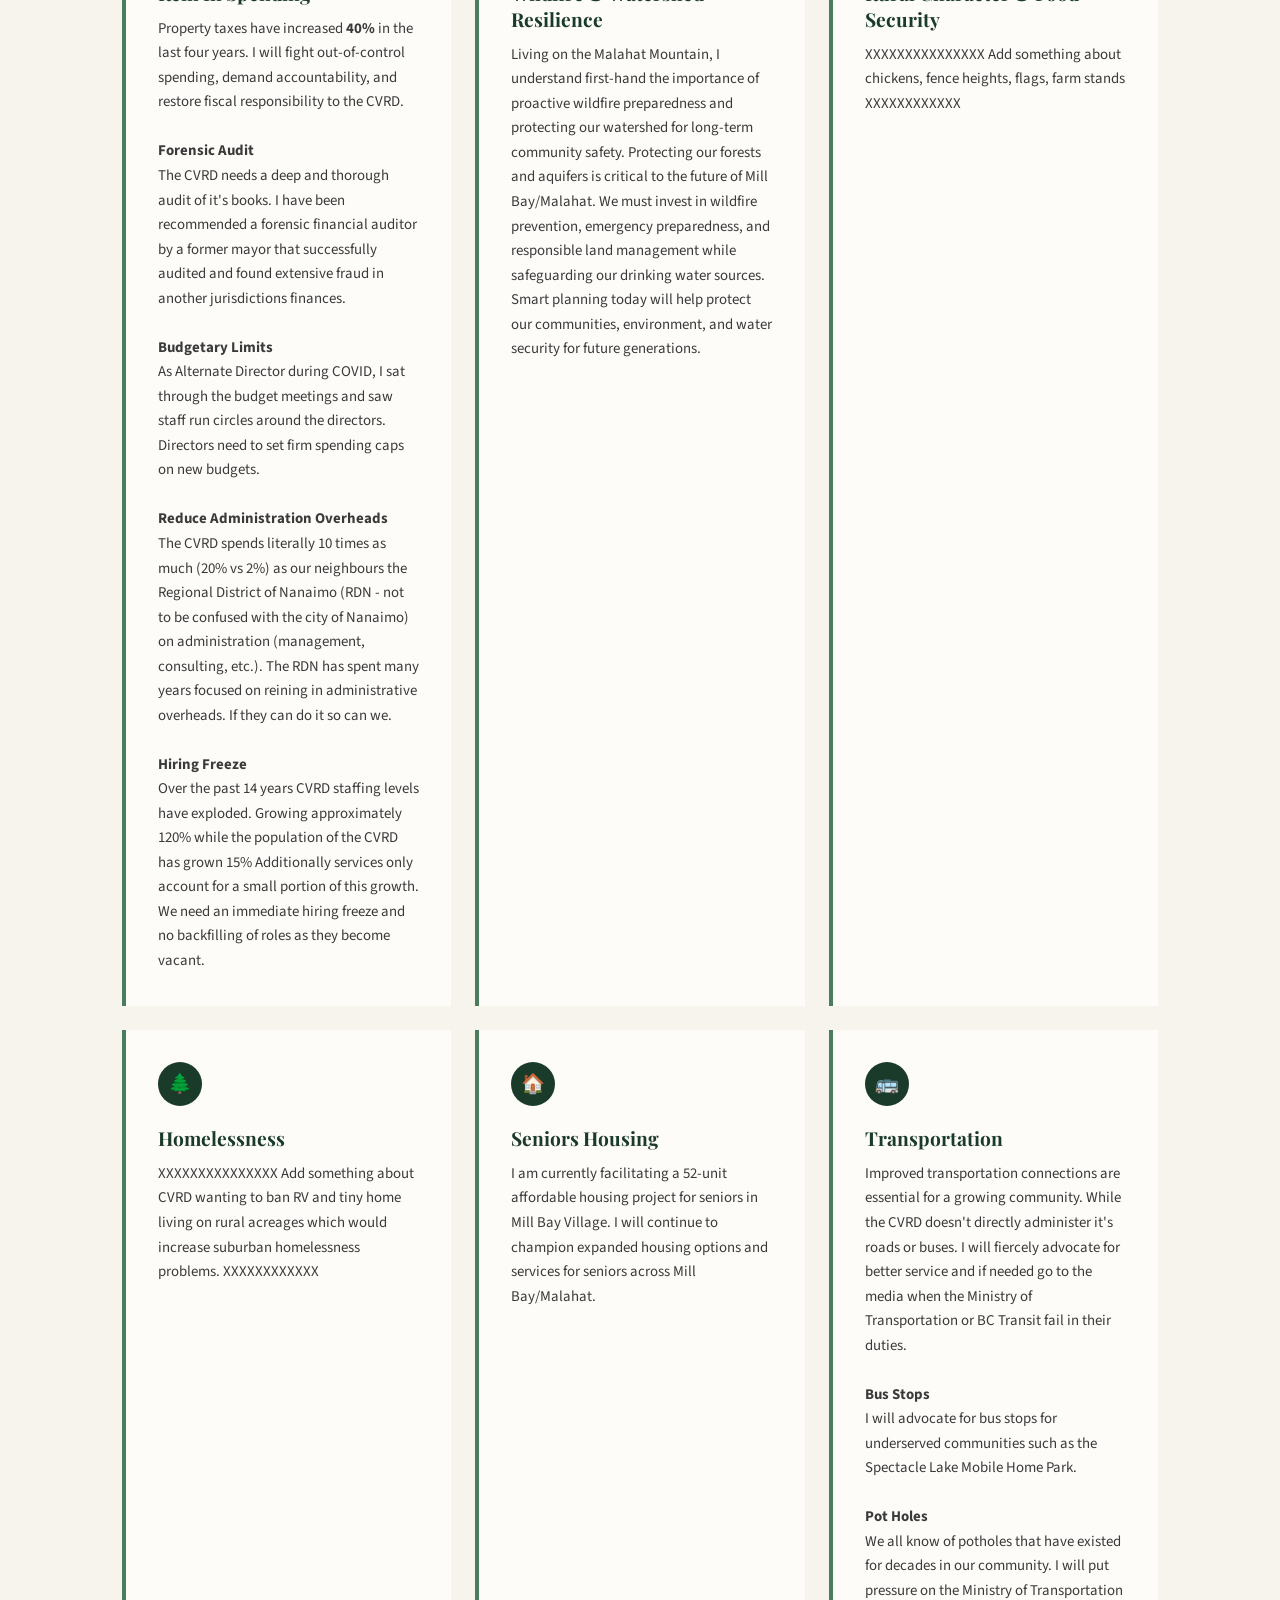
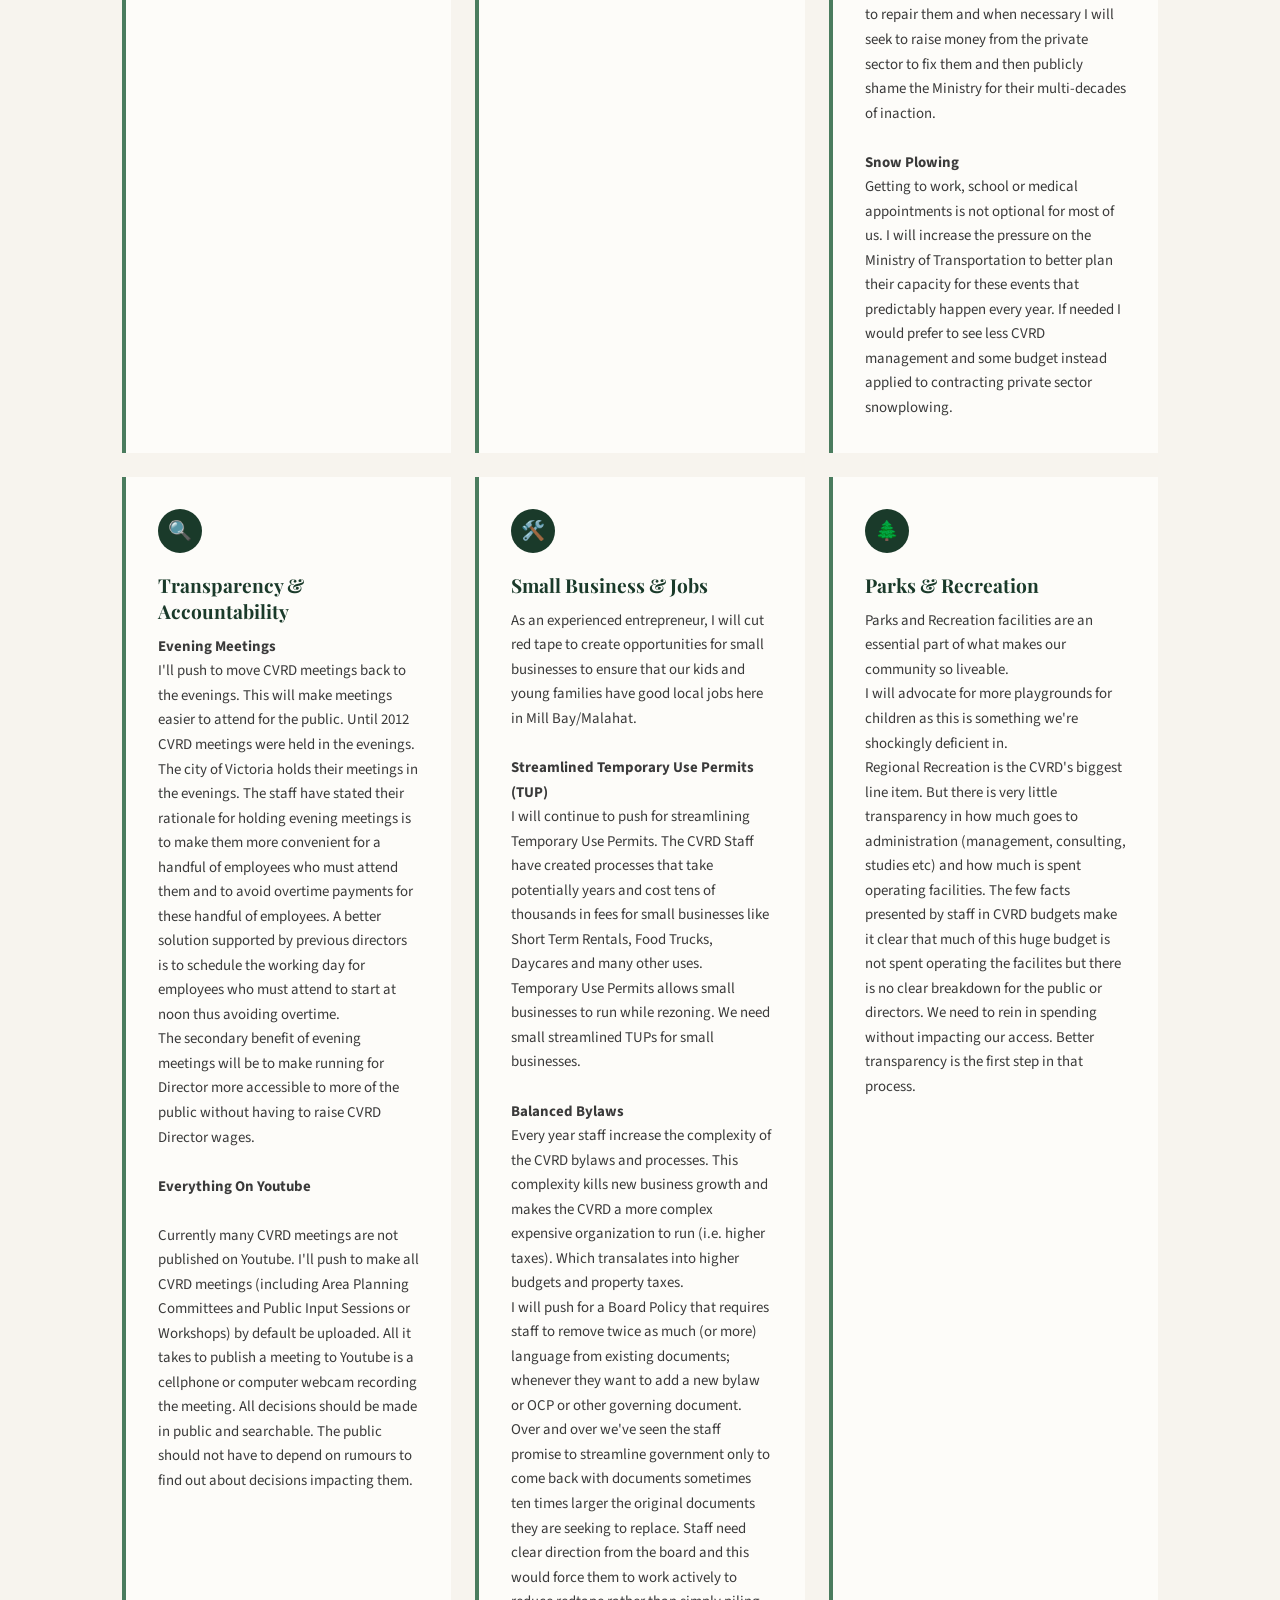
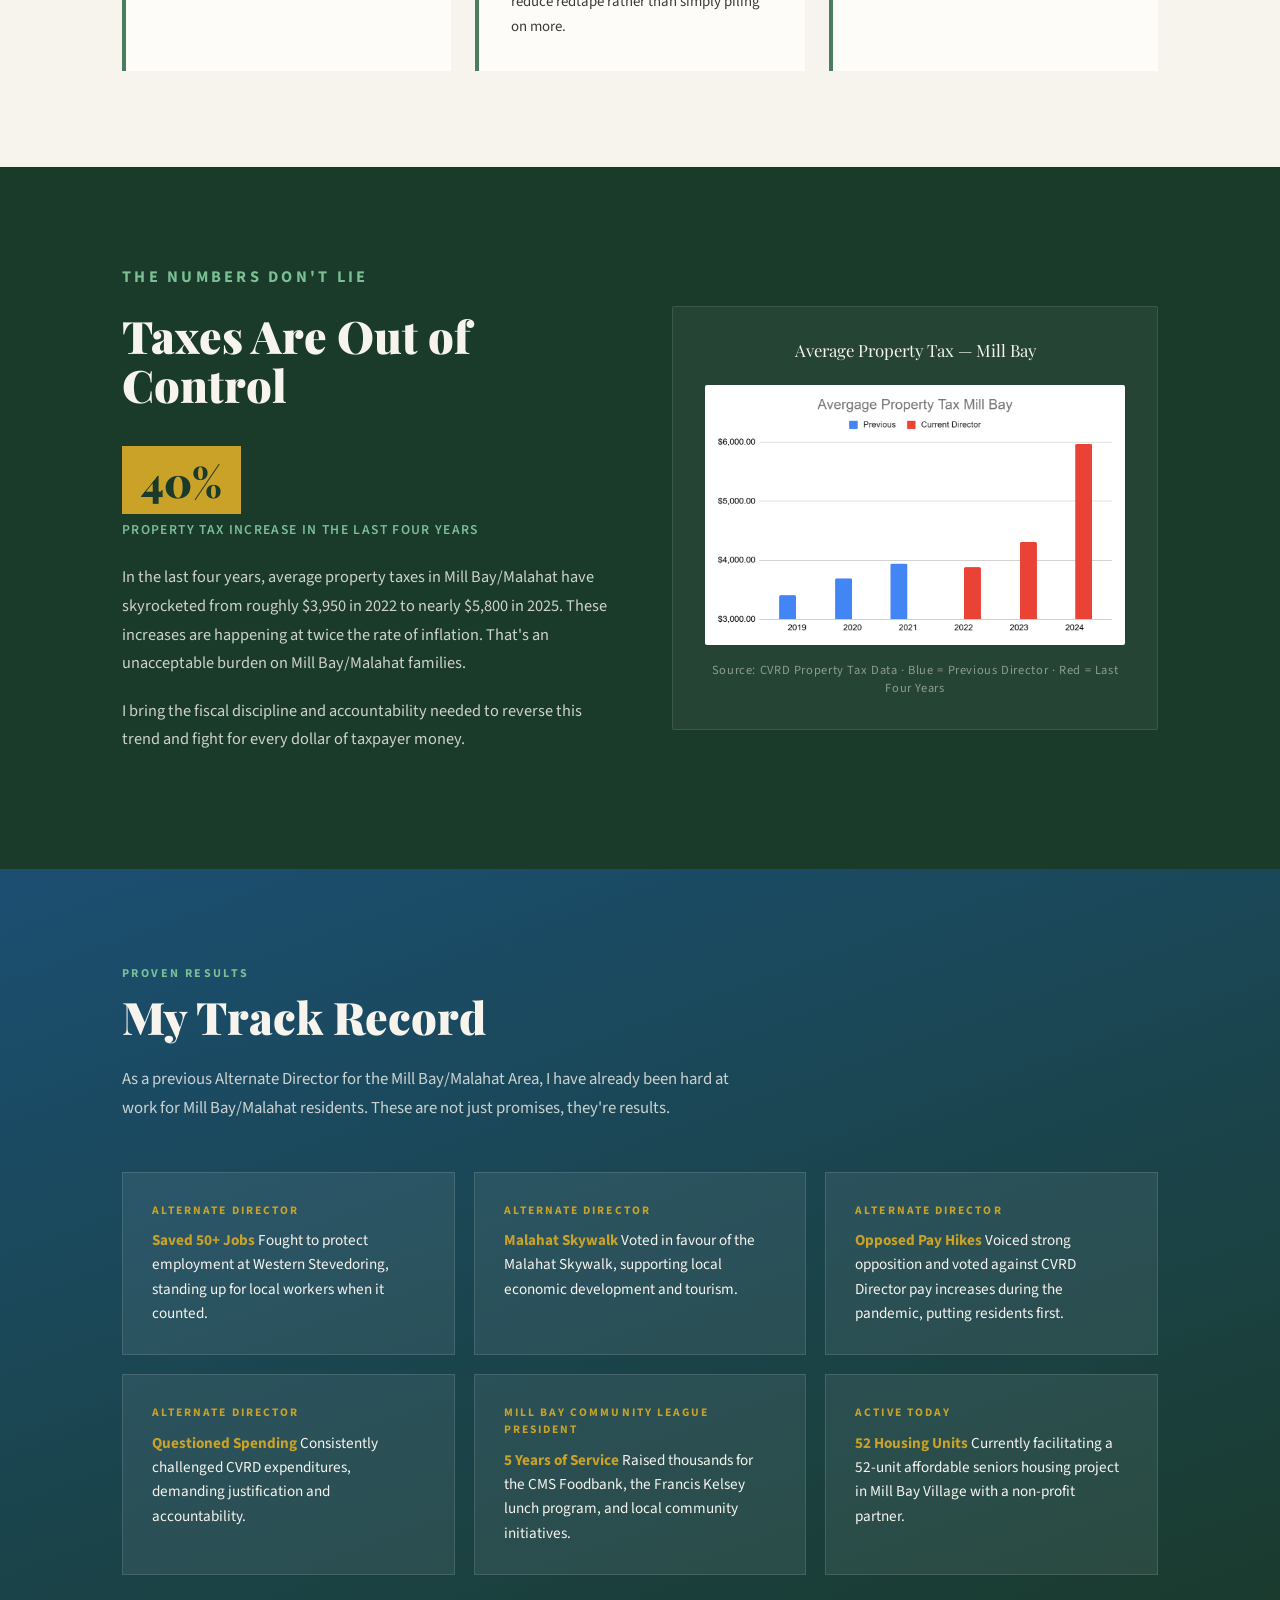
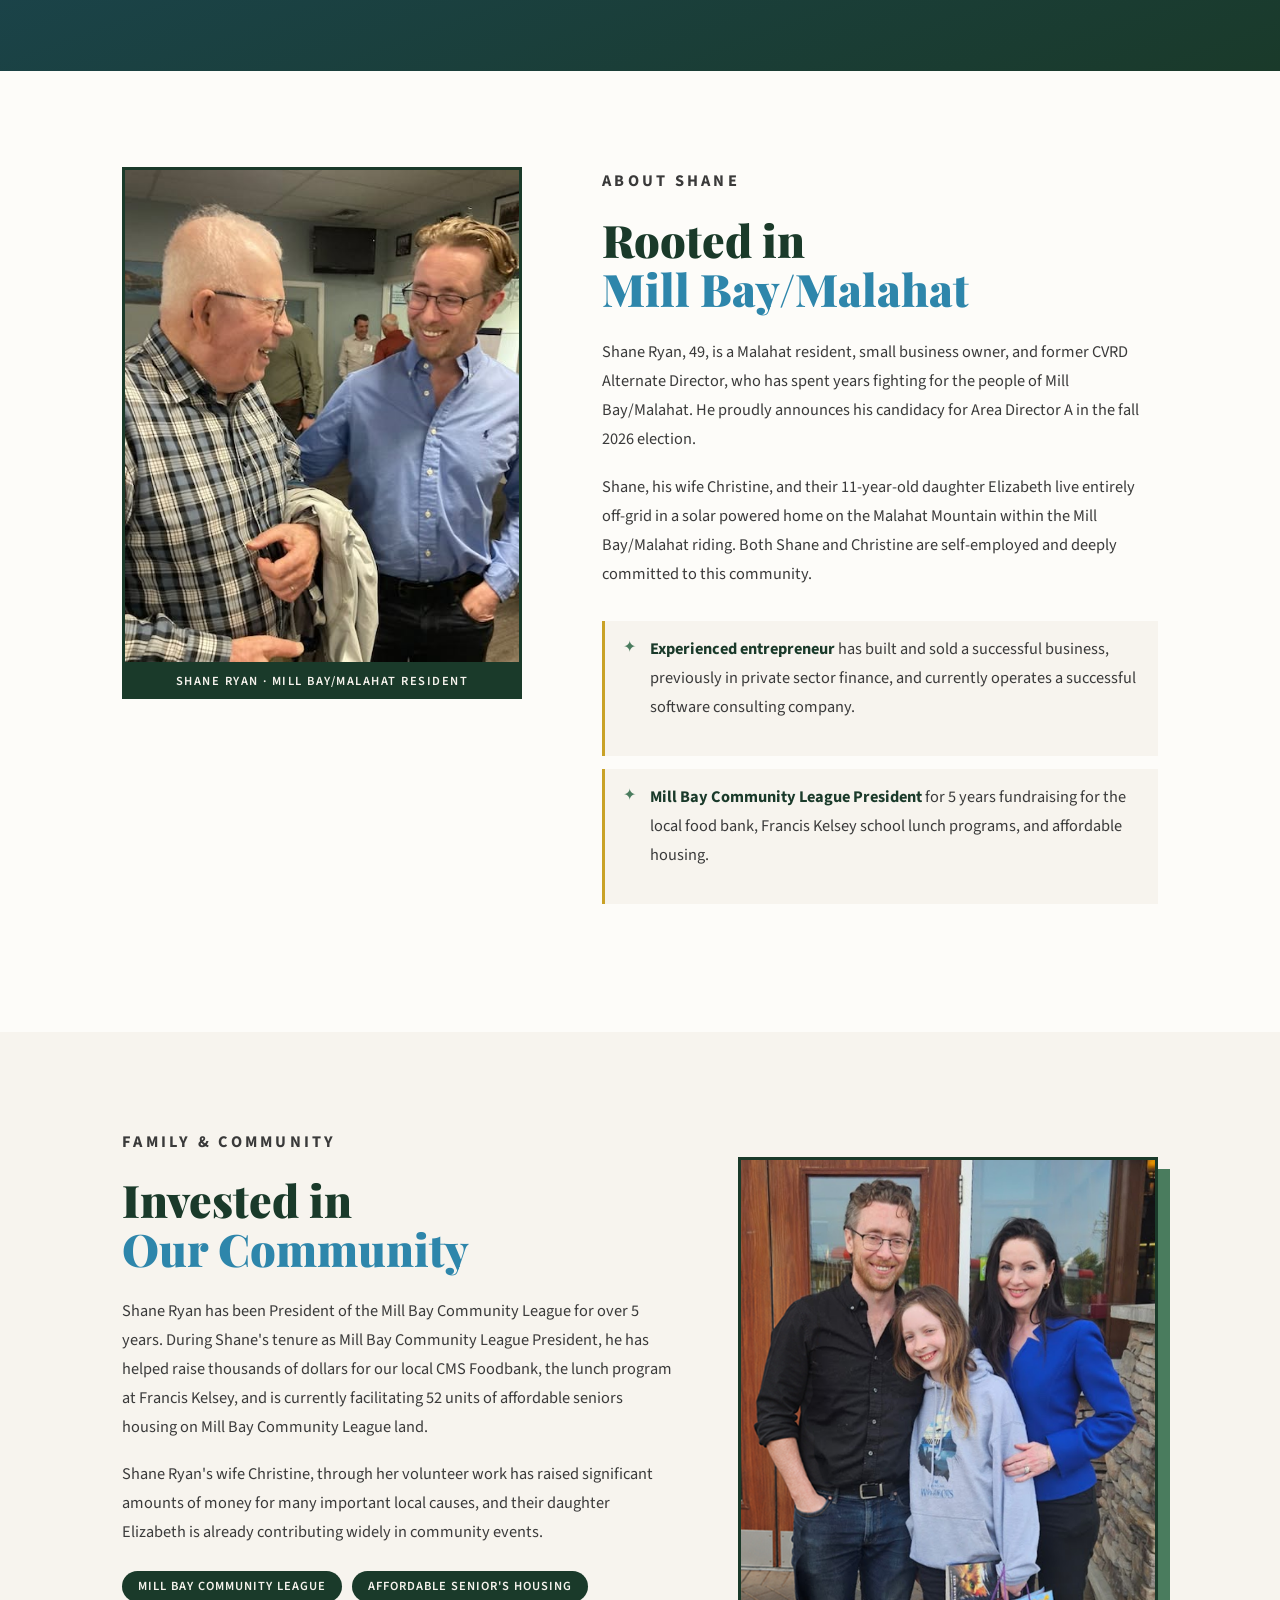
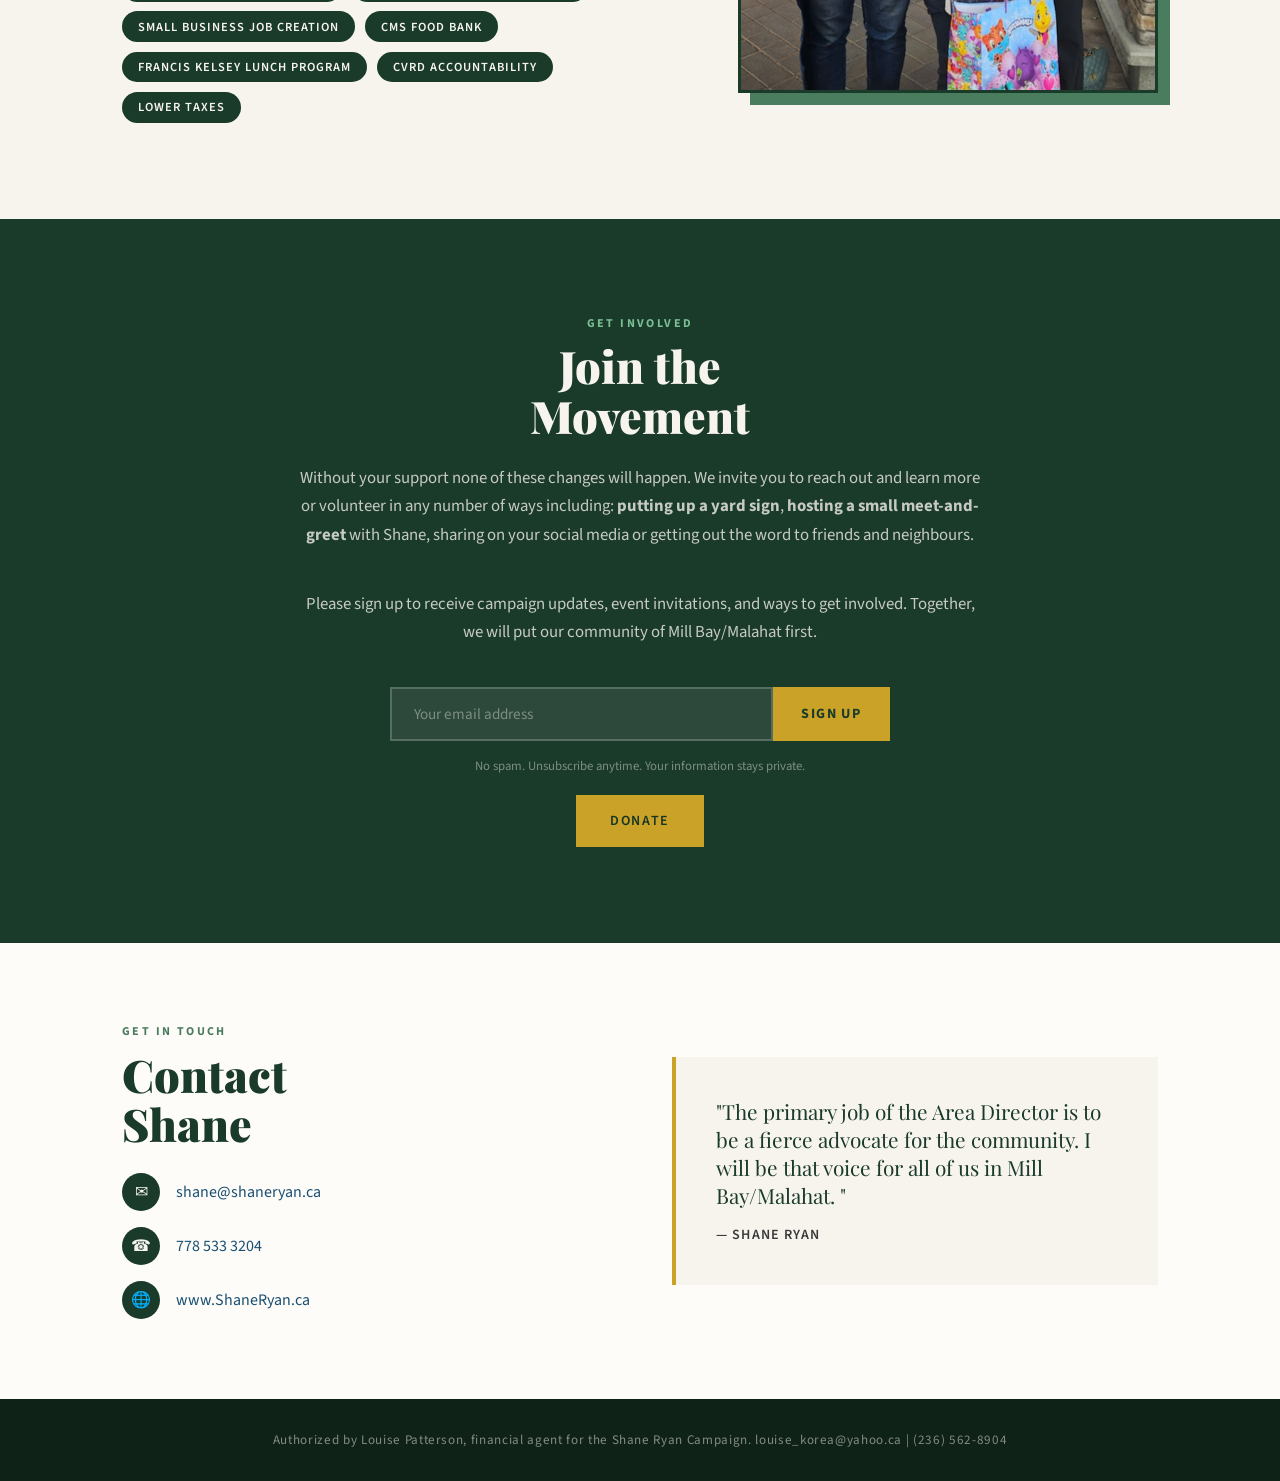
<file: index3.html>
<!DOCTYPE html>
<html lang="en">
<head>
<meta charset="UTF-8">
<meta name="viewport" content="width=device-width, initial-scale=1.0">
<title>Shane Ryan – Director, Mill Bay/Malahat Area A</title>
<link href="https://fonts.googleapis.com/css2?family=Playfair+Display:wght@700;900&family=Source+Sans+3:wght@300;400;600&display=swap" rel="stylesheet">
<style>
  :root {
    --forest: #1a3a2a;
    --pine: #2d5a3d;
    --sage: #4a7c5e;
    --mint: #7bbf94;
    --ocean: #1b4f72;
    --sky: #2e86ab;
    --sky-light: #5ba4c7;
    --cream: #f7f4ee;
    --warm-white: #fdfcf9;
    --gold: #c9a227;
    --text-dark: #1a1a1a;
    --text-mid: #3a3a3a;
  }

  * { margin: 0; padding: 0; box-sizing: border-box; }

  html { scroll-behavior: smooth; }

  body {
    font-family: 'Source Sans 3', sans-serif;
    background: var(--warm-white);
    color: var(--text-dark);
    overflow-x: hidden;
  }

  /* ── NAV ── */
  nav {
    position: fixed; top: 0; width: 100%; z-index: 100;
    background: rgba(26,58,42,0.97);
    backdrop-filter: blur(8px);
    padding: 0 2rem;
    display: flex; align-items: center; justify-content: space-between;
    height: 64px;
    border-bottom: 2px solid var(--gold);
  }
  .nav-logo {
    font-family: 'Playfair Display', serif;
    font-size: 1.2rem;
    color: var(--cream);
    letter-spacing: 0.04em;
  }
  .nav-logo span { color: var(--gold); }
  .nav-links { display: flex; gap: 2rem; list-style: none; }
  .nav-links a {
    color: rgba(247,244,238,0.82);
    text-decoration: none;
    font-size: 0.88rem;
    font-weight: 600;
    letter-spacing: 0.08em;
    text-transform: uppercase;
    transition: color 0.2s;
  }
  .nav-links a:hover { color: var(--gold); }

  /* ── HERO ── */
  .hero {
    min-height: 100vh;
    display: grid;
    grid-template-columns: 1fr 1fr;
    overflow: hidden;
    position: relative;
  }

  .hero-left {
    background: var(--forest);
    display: flex; flex-direction: column; justify-content: center;
    padding: 8rem 5rem 4rem 5rem;
    position: relative;
    overflow: hidden;
  }

  .hero-left::before {
    content: '';
    position: absolute; inset: 0;
    background: url("data:image/svg+xml,%3Csvg width='60' height='60' viewBox='0 0 60 60' xmlns='http://www.w3.org/2000/svg'%3E%3Cg fill='none' fill-rule='evenodd'%3E%3Cg fill='%234a7c5e' fill-opacity='0.12'%3E%3Cpath d='M36 34v-4h-2v4h-4v2h4v4h2v-4h4v-2h-4zm0-30V0h-2v4h-4v2h4v4h2V6h4V4h-4zM6 34v-4H4v4H0v2h4v4h2v-4h4v-2H6zM6 4V0H4v4H0v2h4v4h2V6h4V4H6z'/%3E%3C/g%3E%3C/g%3E%3C/svg%3E");
    pointer-events: none;
  }

  .hero-eyebrow {
    font-size: 0.78rem;
    font-weight: 600;
    letter-spacing: 0.2em;
    text-transform: uppercase;
    color: var(--gold);
    margin-bottom: 1.2rem;
    opacity: 0;
    animation: fadeUp 0.7s 0.2s forwards;
  }

  .hero-name {
    font-family: 'Playfair Display', serif;
    font-size: clamp(3.2rem, 5vw, 5.5rem);
    font-weight: 900;
    color: var(--cream);
    line-height: 0.95;
    margin-bottom: 1.4rem;
    opacity: 0;
    animation: fadeUp 0.7s 0.4s forwards;
  }

  .hero-title {
    font-size: 1.05rem;
    font-weight: 300;
    color: var(--mint);
    letter-spacing: 0.04em;
    margin-bottom: 2.2rem;
    opacity: 0;
    animation: fadeUp 0.7s 0.55s forwards;
  }

  .hero-tagline {
    font-size: 2rem;
    color: rgba(247,244,238,0.85);
    line-height: 1.65;
    max-width: 400px;
    margin-bottom: 2.8rem;
    font-weight: 300;
    opacity: 0;
    animation: fadeUp 0.7s 0.7s forwards;
  }

  .hero-tagline strong { color: var(--cream); font-weight: 600; }

  .hero-cta {
    display: inline-flex; align-items: center; gap: 0.7rem;
    background: var(--gold);
    color: var(--forest);
    padding: 0.9rem 2.2rem;
    font-weight: 700;
    font-size: 0.92rem;
    letter-spacing: 0.1em;
    text-transform: uppercase;
    text-decoration: none;
    border: none;
    cursor: pointer;
    transition: background 0.2s, transform 0.15s;
    opacity: 0;
    animation: fadeUp 0.7s 0.85s forwards;
    width: fit-content;
  }
  .hero-cta:hover { background: #e0b52a; transform: translateY(-2px); }

  .hero-right {
    position: relative;
    background: var(--ocean);
    overflow: hidden;
  }

  .hero-right::before {
    content: '';
    position: absolute; inset: 0;
    background: linear-gradient(135deg, rgba(27,79,114,0.4) 0%, rgba(26,58,42,0.6) 100%);
    z-index: 1;
  }

  .hero-photo {
    width: 100%;
    height: 100%;
    object-fit: cover;
    object-position: center 25%;
    position: absolute;
    top: 0;
    left: 0;
    opacity: 0;
    animation: fadeIn 10s 0.5s forwards;
  }

  .hero-photo-overlay {
    position: absolute; bottom: 0; left: 0; right: 0;
    z-index: 2;
    background: linear-gradient(to top, rgba(26,58,42,0.95) 0%, transparent 60%);
    padding: 2.5rem 2.5rem 2rem;
  }

  .hero-area-badge {
    display: inline-block;
    background: var(--gold);
    color: var(--forest);
    font-size: 0.75rem;
    font-weight: 700;
    letter-spacing: 0.12em;
    text-transform: uppercase;
    padding: 0.35rem 1rem;
    margin-bottom: 0.7rem;
  }

  .hero-area-text {
    color: var(--cream);
    font-family: 'Playfair Display', serif;
    font-size: 1.5rem;
    line-height: 1.3;
  }

  /* ── STATS BAR ── */
  .stats-bar {
    background: var(--ocean);
    padding: 2rem 4rem;
    display: flex; justify-content: space-around; align-items: center;
    flex-wrap: wrap; gap: 1.5rem;
  }
  .stat-item { text-align: center; }
  .stat-num {
    font-family: 'Playfair Display', serif;
    font-size: 2.4rem;
    font-weight: 900;
    color: var(--gold);
    display: block;
  }
  .stat-label {
    font-size: 0.78rem;
    font-weight: 600;
    letter-spacing: 0.12em;
    text-transform: uppercase;
    color: rgba(247,244,238,0.7);
  }
  .stat-divider { width: 1px; height: 50px; background: rgba(247,244,238,0.2); }

  /* ── SECTION SHARED ── */
  section { padding: 6rem 0; }
  .container { max-width: 1100px; margin: 0 auto; padding: 0 2rem; }
  .section-label {
    font-size: 0.75rem; font-weight: 700;
    letter-spacing: 0.2em; text-transform: uppercase;
    color: var(--sage); margin-bottom: 0.6rem;
  }
  .section-title {
    font-family: 'Playfair Display', serif;
    font-size: clamp(2rem, 3.5vw, 3rem);
    font-weight: 900;
    color: var(--forest);
    line-height: 1.1;
    margin-bottom: 1.5rem;
  }
  .section-title .accent { color: var(--sky); }

  /* ── PRIORITIES ── */
  .priorities { background: var(--cream); }
  .priorities-intro {
    max-width: 620px;
    font-size: 1.08rem;
    color: var(--text-mid);
    line-height: 1.75;
    margin-bottom: 3.5rem;
  }

  .priorities-grid {
    display: grid;
    grid-template-columns: repeat(auto-fit, minmax(280px, 1fr));
    gap: 1.5rem;
  }

  .priority-card {
    background: var(--warm-white);
    border-left: 4px solid var(--sage);
    padding: 2rem;
    transition: border-color 0.25s, transform 0.2s, box-shadow 0.2s;
    position: relative;
    overflow: hidden;
  }
  .priority-card::after {
    content: '';
    position: absolute; bottom: 0; left: 0; right: 0; height: 3px;
    background: linear-gradient(90deg, var(--gold), transparent);
    transform: scaleX(0); transform-origin: left;
    transition: transform 0.3s;
  }
  .priority-card:hover {
    border-color: var(--ocean);
    transform: translateY(-4px);
    box-shadow: 0 12px 32px rgba(27,79,114,0.12);
  }
  .priority-card:hover::after { transform: scaleX(1); }

  .priority-icon {
    width: 44px; height: 44px;
    background: var(--forest);
    border-radius: 50%;
    display: flex; align-items: center; justify-content: center;
    margin-bottom: 1.2rem;
    font-size: 1.2rem;
  }
  .priority-title {
    font-family: 'Playfair Display', serif;
    font-size: 1.2rem; font-weight: 700;
    color: var(--forest);
    margin-bottom: 0.7rem;
  }
  .priority-text {
    font-size: 0.93rem;
    color: var(--text-mid);
    line-height: 1.65;
  }

  /* ── TAX CHART SECTION ── */
  .tax-section { background: var(--forest); color: var(--cream); }
  .tax-section .section-title { color: var(--cream); }
  .tax-section .section-label { color: var(--mint); }

  .tax-layout {
    display: grid;
    grid-template-columns: 1fr 1fr;
    gap: 4rem;
    align-items: center;
  }
  .tax-copy p {
    font-size: 1.02rem;
    color: rgba(247,244,238,0.82);
    line-height: 1.75;
    margin-bottom: 1.2rem;
  }
  .tax-stat {
    display: inline-block;
    background: var(--gold);
    color: var(--forest);
    font-family: 'Playfair Display', serif;
    font-size: 2.6rem; font-weight: 900;
    padding: 0.4rem 1.2rem;
    margin: 0.8rem 0 0.4rem;
  }
  .tax-stat-label {
    font-size: 0.85rem; font-weight: 600;
    letter-spacing: 0.1em; text-transform: uppercase;
    color: var(--mint);
    display: block; margin-bottom: 1.5rem;
  }

  .chart-wrapper {
    background: rgba(255,255,255,0.05);
    border: 1px solid rgba(255,255,255,0.1);
    padding: 2rem;
    border-radius: 2px;
  }
  .chart-title {
    font-family: 'Playfair Display', serif;
    color: var(--cream); font-size: 1.05rem;
    margin-bottom: 1.5rem; text-align: center;
  }
  .chart-img {
    width: 100%; border-radius: 2px;
    display: block;
  }
  .chart-caption {
    margin-top: 1rem;
    font-size: 0.78rem;
    color: rgba(247,244,238,0.5);
    text-align: center;
    letter-spacing: 0.05em;
  }

  /* ── ABOUT ── */
  .about { background: var(--warm-white); }
  .about-layout {
    display: grid;
    grid-template-columns: 400px 1fr;
    gap: 5rem;
    align-items: start;
  }
  .about-photo-wrap { position: relative; }
  .about-photo {
    width: 100%;
    display: block;
    border: 3px solid var(--forest);
  }
  .about-photo-label {
    position: absolute;
    bottom: -1px; left: 0; right: 0;
    background: var(--forest);
    color: var(--cream);
    text-align: center;
    font-size: 0.78rem;
    font-weight: 600;
    letter-spacing: 0.12em;
    text-transform: uppercase;
    padding: 0.6rem;
  }

  .about-copy p {
    font-size: 1.02rem;
    color: var(--text-mid);
    line-height: 1.78;
    margin-bottom: 1.2rem;
  }

  .about-highlights {
    margin: 2rem 0;
    display: flex; flex-direction: column; gap: 0.8rem;
  }
  .highlight-item {
    display: flex; align-items: flex-start; gap: 0.9rem;
    padding: 0.9rem 1.1rem;
    background: var(--cream);
    border-left: 3px solid var(--gold);
  }
  .highlight-check {
    color: var(--sage); font-size: 1rem; flex-shrink: 0; margin-top: 1px;
  }
  .highlight-text { font-size: 0.93rem; color: var(--text-mid); line-height: 1.5; }
  .highlight-text strong { color: var(--forest); }

  /* ── RECORD ── */
  .record { background: linear-gradient(160deg, #1b4f72 0%, #1a3a2a 100%); }
  .record .section-title { color: var(--cream); }
  .record .section-label { color: var(--mint); }
  .record-intro {
    color: rgba(247,244,238,0.8);
    font-size: 1.05rem;
    line-height: 1.75;
    max-width: 640px;
    margin-bottom: 3rem;
  }
  .record-grid {
    display: grid;
    grid-template-columns: repeat(auto-fit, minmax(260px, 1fr));
    gap: 1.2rem;
  }
  .record-item {
    background: rgba(255,255,255,0.07);
    border: 1px solid rgba(255,255,255,0.12);
    padding: 1.8rem;
    transition: background 0.2s;
  }
  .record-item:hover { background: rgba(255,255,255,0.12); }
  .record-year {
    font-size: 0.72rem; font-weight: 700;
    letter-spacing: 0.18em; text-transform: uppercase;
    color: var(--gold); margin-bottom: 0.6rem;
  }
  .record-desc {
    color: var(--cream);
    font-size: 0.95rem;
    line-height: 1.6;
  }

  /* ── FAMILY ── */
  .family { background: var(--cream); }
  .family-layout {
    display: grid;
    grid-template-columns: 1fr 420px;
    gap: 4rem;
    align-items: center;
  }
  .family-copy p {
    font-size: 1.02rem; color: var(--text-mid);
    line-height: 1.78; margin-bottom: 1.1rem;
  }
  .community-pills {
    display: flex; flex-wrap: wrap; gap: 0.6rem;
    margin-top: 1.5rem;
  }
  .pill {
    background: var(--forest); color: var(--cream);
    font-size: 0.78rem; font-weight: 600;
    letter-spacing: 0.08em; text-transform: uppercase;
    padding: 0.4rem 1rem;
    border-radius: 100px;
  }
  .family-photo {
    width: 100%; display: block;
    border: 3px solid var(--forest);
    box-shadow: 12px 12px 0 var(--sage);
  }

  /* ── SIGN UP ── */
  .signup { background: var(--forest); }
  .signup-inner {
    max-width: 680px; margin: 0 auto;
    text-align: center;
  }

  .signup .section-label { color: var(--mint); }
  .signup .section-title { color: var(--cream); }
  .signup-text {
    color: rgba(247,244,238,0.78);
    font-size: 1.05rem;
    line-height: 1.7;
    margin-bottom: 2.5rem;
  }
  .signup-form {
    display: flex; gap: 0;
    max-width: 500px; margin: 0 auto;
  }
  .signup-input {
    flex: 1;
    padding: 0.9rem 1.4rem;
    border: 2px solid rgba(255,255,255,0.2);
    background: rgba(255,255,255,0.08);
    color: var(--cream);
    font-family: 'Source Sans 3', sans-serif;
    font-size: 0.95rem;
    outline: none;
    transition: border-color 0.2s;
  }
  .signup-input::placeholder { color: rgba(247,244,238,0.4); }
  .signup-input:focus { border-color: var(--gold); }
  .signup-btn {
    background: var(--gold);
    color: var(--forest);
    border: none;
    padding: 0.9rem 1.8rem;
    font-family: 'Source Sans 3', sans-serif;
    font-size: 0.88rem;
    font-weight: 700;
    letter-spacing: 0.1em;
    text-transform: uppercase;
    cursor: pointer;
    transition: background 0.2s;
    white-space: nowrap;
  }
  .signup-btn:hover { background: #e0b52a; }
  .signup-note {
    margin-top: 1rem;
    font-size: 0.8rem;
    color: rgba(247,244,238,0.45);
  }
  .signup-success {
    display: none;
    background: rgba(74,124,94,0.3);
    border: 1px solid var(--mint);
    color: var(--mint);
    padding: 1rem 2rem;
    font-size: 1rem;
    margin-top: 1rem;
  }

  /* ── CONTACT ── */
  .contact { background: var(--warm-white); padding: 5rem 0; }
  .contact-layout {
    display: grid;
    grid-template-columns: 1fr 1fr;
    gap: 4rem;
    align-items: center;
  }
  .contact-info .section-title { margin-bottom: 1.5rem; }
  .contact-details { display: flex; flex-direction: column; gap: 1rem; }
  .contact-row {
    display: flex; align-items: center; gap: 1rem;
    font-size: 1rem; color: var(--text-mid);
  }
  .contact-row a { color: var(--ocean); text-decoration: none; }
  .contact-row a:hover { text-decoration: underline; }
  .contact-icon {
    width: 38px; height: 38px;
    background: var(--forest);
    border-radius: 50%;
    display: flex; align-items: center; justify-content: center;
    color: var(--cream);
    font-size: 1rem;
    flex-shrink: 0;
  }

  /* ── FOOTER ── */
  footer {
    background: #0f2218;
    color: rgba(247,244,238,0.5);
    text-align: center;
    padding: 2rem;
    font-size: 0.82rem;
    letter-spacing: 0.05em;
  }
  footer a { color: var(--mint); text-decoration: none; }

  /* ── ANIMATIONS ── */
  @keyframes fadeUp {
    from { opacity: 0; transform: translateY(22px); }
    to   { opacity: 1; transform: translateY(0); }
  }
  @keyframes fadeIn {
    from { opacity: 0; }
    to   { opacity: 1; }
  }

  /* ── RESPONSIVE ── */
  @media (max-width: 900px) {
    .hero {
      display: flex !important;
      flex-direction: column !important;
      min-height: unset !important;
    }
    .hero-left {
      width: 100% !important;
      box-sizing: border-box !important;
      padding: 2rem 1.5rem 2.5rem !important;
      min-height: unset !important;
      order: 2;
      flex: none !important;
    }
    .hero-right {
      width: 100% !important;
      flex: none !important;
      height: 100vw !important;
      min-height: 300px !important;
      max-height: 520px !important;
      position: relative !important;
      order: 1;
    }
    .hero-photo {
      position: absolute !important;
      top: 0 !important;
      left: 0 !important;
      width: 100% !important;
      height: 100% !important;
      object-fit: cover !important;
      object-position: center 60% !important;
    }
    .tax-layout, .about-layout, .family-layout, .contact-layout {
      grid-template-columns: 1fr;
      gap: 2.5rem;
    }
    .about-layout { grid-template-columns: 1fr; }
    .about-photo-wrap { max-width: 380px; }
    .family-layout { grid-template-columns: 1fr; }
    .family-photo { max-width: 400px; }
    .stat-divider { display: none; }
    .stats-bar { padding: 2rem; }
    nav { padding: 0 1rem; }
    .nav-links { gap: 1rem; }
    .signup-form { flex-direction: column; }
    .hero-eyebrow { max-width: 100% !important; }
    .hero-tagline { max-width: 100% !important; }
  }

  /* ── MOBILE HERO FIX — applies to all phones ── */
  @media screen and (max-width: 1024px) {
    .hero {
      display: flex !important;
      flex-direction: column !important;
      min-height: unset !important;
    }
    .hero-left {
      width: 100% !important;
      box-sizing: border-box !important;
      padding: 2rem 1.5rem 2.5rem !important;
      min-height: unset !important;
      order: 2;
      flex: none !important;
    }
    .hero-right {
      width: 100% !important;
      flex: none !important;
      height: 100vw !important;
      min-height: 300px !important;
      max-height: 520px !important;
      position: relative !important;
      order: 1;
    }
    .hero-photo {
      position: absolute !important;
      top: 0 !important;
      left: 0 !important;
      width: 100% !important;
      height: 100% !important;
      object-fit: cover !important;
      object-position: center 60% !important;
    }
  }

  .hide-on-small {
    display: block;
  }

  @media (max-width: 768px) {
    .hide-on-small {
      display: none;
    }
  }

  .cta-container {
    display: flex;
    justify-content: center;
    align-items: center;
    gap: 16px;
    margin-top: 20px;
  }

  .cta-button.donate {
    display: inline-block;
    background-color: #c9a227;
    color: #163524;
    padding: 16px 34px;
    font-size: 14px;
    font-weight: 600;
    letter-spacing: 0.12em;
    text-transform: uppercase;
    text-decoration: none;
    border-radius: 0px;
    transition: background-color 0.2s ease, transform 0.15s ease;
  }

  .cta-button.donate:hover {
    background-color: #b8921f;
    transform: translateY(-1px);
  }

  .cta-button.donate:active {
    transform: translateY(0px);
  }
</style>
</head>
<body>

<!-- NAV -->
<nav>
  <div class="nav-logo">Shane <span>Ryan</span> <div class="hide-on-small"> Mill Bay/Malahat Area <span>Director</span> October 17th 2026</div></div>
  <ul class="nav-links">
    <li><a href="#priorities">Priorities</a></li>
    <li><a href="#record">Track Record</a></li>
    <li><a href="#about">About</a></li>
    <div class="hide-on-small"><li><a href="#signup">Get Involved</a></li></div>
    <li><a href="#contact">Contact</a></li>
  </ul>
</nav>

<!-- HERO -->
<section class="hero">
  <div class="hero-left">
    <p class="hero-eyebrow">Cowichan Valley Regional District · Mill Bay/Malahat</p>
    <h1 class="hero-name">Shane<br><span style="color:#c9a227;">Ryan</span></h1>
    <p class="hero-title">Candidate for Director — Mill Bay / Malahat Area A</p>
    <p class="hero-tagline"><strong>Less is More</strong>.<br> Less taxes. More transparency.</p>
    <a href="#signup" class="hero-cta">
      <span>Join the Campaign</span>
      <span>→</span>
    </a>
  </div>
  <div class="hero-right">
    <img src="pro.jpg" alt="Shane Ryan" class="hero-photo">
    <div class="hide-on-small">
      <div class="hero-photo-overlay">
        <span class="hero-area-badge">Fall 2026 Election -- October 17th</span>
        <p class="hero-area-text">Mill Bay / Malahat<br>Area A Director</p>
      </div>
    </div>
  </div>
</section>

<!-- STATS BAR -->
<!--<div class="stats-bar">
  <div class="stat-item">
    <span class="stat-num">5+</span>
    <span class="stat-label">Years Community League President</span>
  </div>
  <div class="stat-divider"></div>
  <div class="stat-item">
    <span class="stat-num">52</span>
    <span class="stat-label">Affordable Senior Housing Units</span>
  </div>
  <div class="stat-divider"></div>
  <div class="stat-item">
    <span class="stat-num">50+</span>
    <span class="stat-label">Jobs Saved at Western Stevedoring</span>
  </div>
  <div class="stat-divider"></div>
  <div class="stat-item">
    <span class="stat-num">0 %</span>
    <span class="stat-label">Fought against Director Pay Increase During COVID</span>
  </div>
</div>-->

<!-- PRIORITIES -->
<section class="priorities" id="priorities">
  <div class="container">

    <p class="section-label">Platform</p>
    <h2 class="section-title">Priorities for <span class="accent">Mill Bay Malahat (Area A)</span></h2>
    <p class="priorities-intro"><i>Vote for me because I'll put residents first—not bureaucracy.</i><br><br>Vote for me because I bring both real experience and a fresh perspective. During COVID, I served as an Alternate Director at the CVRD and saw firsthand how decisions were being made and where accountability was lacking. As a small business owner, I understand the pressure families and local businesses face from rising taxes, regulations, and red tape. I'll fight for responsible spending, greater transparency, and policies that protect freedom, support residents, and keep our government focused on serving the community.<br><br>My slogan is simple: <strong>Less is More</strong>: Less taxes. More Transparency.</p>
    <div class="priorities-grid">
      <div class="priority-card">
        <div class="priority-icon">💰</div>
        <h3 class="priority-title">Rein In Spending</h3>
        <p class="priority-text">Property taxes have increased <strong>40%</strong> in the last four years. I will fight out-of-control spending, demand accountability, and restore fiscal responsibility to the CVRD.</p>
        <p class="priority-text"><br> <B>Forensic Audit</B> <BR> The CVRD needs a deep and thorough audit of it's books. I have been recommended a forensic financial auditor by a former mayor that successfully audited and found extensive fraud in another jurisdictions finances. </p>
        <p class="priority-text"><br> <B>Budgetary Limits</B><BR> As Alternate Director during COVID, I sat through the budget meetings and saw staff run circles around the directors. Directors need to set firm spending caps on new budgets.</p>
        <p class="priority-text"><br> <B>Reduce Administration Overheads</B> <BR> The CVRD spends literally 10 times as much (20% vs 2%) as our neighbours the Regional District of Nanaimo (RDN - not to be confused with the city of Nanaimo) on administration (management, consulting, etc.). The RDN has spent many years focused on reining in administrative overheads. If they can do it so can we.</p>
        <p class="priority-text"><br> <B>Hiring Freeze</B> <BR> Over the past 14 years CVRD staffing levels have exploded. Growing approximately 120% while the population of the CVRD has grown 15% Additionally services only account for a small portion of this growth. We need an immediate hiring freeze and no backfilling of roles as they become vacant.</p>
      </div>
      <div class="priority-card">
        <div class="priority-icon">🌲</div>
        <h3 class="priority-title">Wildfire &amp; Watershed Resilience</h3>
        <p class="priority-text">Living on the Malahat Mountain, I understand first-hand the importance of proactive wildfire preparedness and protecting our watershed for long-term community safety. Protecting our forests and aquifers is critical to the future of Mill Bay/Malahat. We must invest in wildfire prevention, emergency preparedness, and responsible land management while safeguarding our drinking water sources. Smart planning today will help protect our communities, environment, and water security for future generations.</p>
      </div>
      <div class="priority-card">
        <div class="priority-icon">🌲</div>
        <h3 class="priority-title">Rural Character & Food Security</h3>
        <p class="priority-text">XXXXXXXXXXXXXXX Add something about chickens, fence heights, flags, farm stands XXXXXXXXXXXX</p>
      </div>
      <div class="priority-card">
        <div class="priority-icon">🌲</div>
        <h3 class="priority-title">Homelessness</h3>
        <p class="priority-text">XXXXXXXXXXXXXXX Add something about CVRD wanting to ban RV and tiny home living on rural acreages which would increase suburban homelessness problems. XXXXXXXXXXXX</p>
      </div>
      <div class="priority-card">
        <div class="priority-icon">🏠</div>
        <h3 class="priority-title">Seniors Housing</h3>
        <p class="priority-text">I am currently facilitating a 52-unit affordable housing project for seniors in Mill Bay Village. I will continue to champion expanded housing options and services for seniors across Mill Bay/Malahat.</p>
      </div>
      <div class="priority-card">
        <div class="priority-icon">🚌</div>
        <h3 class="priority-title">Transportation</h3>
        <p class="priority-text">Improved transportation connections are essential for a growing community. While the CVRD doesn't directly administer it's roads or buses. I will fiercely advocate for better service and if needed go to the media when the Ministry of Transportation or BC Transit fail in their duties. </p>
        <p class="priority-text"><br><B>Bus Stops</B><br> I will advocate for bus stops for underserved communities such as the Spectacle Lake Mobile Home Park.</p>
        <p class="priority-text"><br><B>Pot Holes</B><BR> We all know of potholes that have existed for decades in our community. I will put pressure on the Ministry of Transportation to repair them and when necessary I will seek to raise money from the private sector to fix them and then publicly shame the Ministry for their multi-decades of inaction.</p>
        <p class="priority-text"><br><B>Snow Plowing</B><BR> Getting to work, school or medical appointments is not optional for most of us. I will increase the pressure on the Ministry of Transportation to better plan their capacity for these events that predictably happen every year. If needed I would prefer to see less CVRD management and some budget instead applied to contracting private sector snowplowing.</p>
      </div>
      <div class="priority-card">
        <div class="priority-icon">🔍</div>
        <h3 class="priority-title">Transparency &amp; Accountability</h3>
        <p class="priority-text"><b>Evening Meetings</b><br>I'll push to move CVRD meetings back to the evenings. This will make meetings easier to attend for the public. Until 2012 CVRD meetings were held in the evenings. The city of Victoria holds their meetings in the evenings. The staff have stated their rationale for holding evening meetings is to make them more convenient for a handful of employees who must attend them and to avoid overtime payments for these handful of employees. A better solution supported by previous directors is to schedule the working day for employees who must attend to start at noon thus avoiding overtime. </p>
        <p class="priority-text">The secondary benefit of evening meetings will be to make running for Director more accessible to more of the public without having to raise CVRD Director wages.</p>
        <p class="priority-text"><br><b>Everything On Youtube</b><br></br>Currently many CVRD meetings are not published on Youtube. I'll push to make all CVRD meetings (including Area Planning Committees and Public Input Sessions or Workshops) by default be uploaded. All it takes to publish a meeting to Youtube is a cellphone or computer webcam recording the meeting. All decisions should be made in public and searchable. The public should not have to depend on rumours to find out about decisions impacting them.</p>

      </div>
      <div class="priority-card">
        <div class="priority-icon">🛠️</div>
        <h3 class="priority-title">Small Business &amp; Jobs</h3>
        <p class="priority-text">As an experienced entrepreneur, I will cut red tape to create opportunities for small businesses to ensure that our kids and young families have good local jobs here in Mill Bay/Malahat.</p>
        <p class="priority-text"><BR> <B>Streamlined Temporary Use Permits (TUP)</B> <BR> I will continue to push for streamlining Temporary Use Permits. The CVRD Staff have created processes that take potentially years and cost tens of thousands in fees for small businesses like Short Term Rentals, Food Trucks, Daycares and many other uses. Temporary Use Permits allows small businesses to run while rezoning. We need small streamlined TUPs for small businesses.</p>
        <p class="priority-text"><BR> <B>Balanced Bylaws</B> <BR> Every year staff increase the complexity of the CVRD bylaws and processes. This complexity kills new business growth and makes the CVRD a more complex expensive organization to run (i.e. higher taxes). Which transalates into higher budgets and property taxes. <br>I will push for a Board Policy that requires staff to remove twice as much (or more) language from existing documents; whenever they want to add a new bylaw or OCP or other governing document. Over and over we've seen the staff promise to streamline government only to come back with documents sometimes ten times larger the original documents they are seeking to replace. Staff need clear direction from the board and this would force them to work actively to reduce redtape rather than simply piling on more.</p>

      </div>
      <div class="priority-card">
        <div class="priority-icon">🌲️</div>
        <h3 class="priority-title">Parks & Recreation</h3>
        <p class="priority-text">Parks and Recreation facilities are an essential part of what makes our community so liveable. </p>
        <p class="priority-text">I will advocate for more playgrounds for children as this is something we're shockingly deficient in.</p>
        <p class="priority-text">Regional Recreation is the CVRD's biggest line item. But there is very little transparency in how much goes to administration (management, consulting, studies etc) and how much is spent operating facilities. The few facts presented by staff in CVRD budgets make it clear that much of this huge budget is not spent operating the facilites but there is no clear breakdown for the public or directors. We need to rein in spending without impacting our access. Better transparency is the first step in that process. </p>

      </div>
    </div>
  </div>
</section>

<!-- TAX CHART -->
<section class="tax-section" id="taxes">
  <div class="container">
    <div class="tax-layout">
      <div class="tax-copy">
        <p class="section-label">The Numbers Don't Lie</p>
        <h2 class="section-title">Taxes Are Out of Control</h2>
        <span class="tax-stat">40%</span>
        <span class="tax-stat-label">Property Tax Increase In the Last Four Years</span>
        <p>In the last four years, average property taxes in Mill Bay/Malahat have skyrocketed from roughly $3,950 in 2022 to nearly $5,800 in 2025. These increases are happening at twice the rate of inflation. That's an unacceptable burden on Mill Bay/Malahat families.</p>
        <p>I bring the fiscal discipline and accountability needed to reverse this trend and fight for every dollar of taxpayer money.</p>
      </div>
      <div class="chart-wrapper">
        <p class="chart-title">Average Property Tax — Mill Bay</p>
        <img src="taxes.png" alt="Average Property Tax Mill Bay chart showing increases in the last Four Years" class="chart-img">
        <p class="chart-caption">Source: CVRD Property Tax Data · Blue = Previous Director · Red = Last Four Years</p>
      </div>
    </div>
  </div>
</section>

<!-- TRACK RECORD -->
<section class="record" id="record">
  <div class="container">
    <p class="section-label">Proven Results</p>
    <h2 class="section-title">My Track Record</h2>
    <p class="record-intro">As a previous Alternate Director for the Mill Bay/Malahat Area, I have already been hard at work for Mill Bay/Malahat residents. These are not just promises, they're results.</p>
    <div class="record-grid">
      <div class="record-item">
        <p class="record-year">Alternate Director</p>
        <p class="record-desc"><strong style="color:var(--gold)">Saved 50+ Jobs</strong> Fought to protect employment at Western Stevedoring, standing up for local workers when it counted.</p>
      </div>
      <div class="record-item">
        <p class="record-year">Alternate Director</p>
        <p class="record-desc"><strong style="color:var(--gold)">Malahat Skywalk</strong> Voted in favour of the Malahat Skywalk, supporting local economic development and tourism.</p>
      </div>
      <div class="record-item">
        <p class="record-year">Alternate Director</p>
        <p class="record-desc"><strong style="color:var(--gold)">Opposed Pay Hikes</strong> Voiced strong opposition and voted against CVRD Director pay increases during the pandemic, putting residents first.</p>
      </div>
      <div class="record-item">
        <p class="record-year">Alternate Director</p>
        <p class="record-desc"><strong style="color:var(--gold)">Questioned Spending</strong> Consistently challenged CVRD expenditures, demanding justification and accountability.</p>
      </div>
      <div class="record-item">
        <p class="record-year">Mill Bay Community League President</p>
        <p class="record-desc"><strong style="color:var(--gold)">5 Years of Service</strong> Raised thousands for the CMS Foodbank, the Francis Kelsey lunch program, and local community initiatives.</p>
      </div>
      <div class="record-item">
        <p class="record-year">Active Today</p>
        <p class="record-desc"><strong style="color:var(--gold)">52 Housing Units</strong> Currently facilitating a 52-unit affordable seniors housing project in Mill Bay Village with a non-profit partner.</p>
      </div>
    </div>
  </div>
</section>

<!-- ABOUT -->
<section class="about" id="about">
  <div class="container">
    <div class="about-layout">
      <div class="about-photo-wrap">
        <img src="ken and shane.jpg" alt="Shane Ryan" class="about-photo">
        <div class="about-photo-label">Shane Ryan · Mill Bay/Malahat Resident</div>
      </div>
      <div class="about-copy">
        <p class="section-label">About Shane</p>
        <h2 class="section-title">Rooted in <br><span class="accent">Mill Bay/Malahat</span></h2>
        <p>Shane Ryan, 49, is a Malahat resident, small business owner, and former CVRD Alternate Director, who has spent years fighting for the people of Mill Bay/Malahat. He proudly announces his candidacy for Area Director A in the fall 2026 election.</p>
        <p>Shane, his wife Christine, and their 11-year-old daughter Elizabeth live entirely off-grid in a solar powered home on the Malahat Mountain within the Mill Bay/Malahat riding. Both Shane and Christine are self-employed and deeply committed to this community.</p>
        <div class="about-highlights">
          <div class="highlight-item">
            <span class="highlight-check">✦</span>
            <p class="highlight-text"><strong>Experienced entrepreneur</strong> has built and sold a successful business, previously in private sector finance, and currently operates a successful software consulting company.</p>
          </div>
          <div class="highlight-item">
            <span class="highlight-check">✦</span>
            <p class="highlight-text"><strong>Mill Bay Community League President</strong> for 5 years fundraising for the local food bank, Francis Kelsey school lunch programs, and affordable housing.</p>
          </div>
        </div>
      </div>
    </div>
  </div>
</section>

<!-- FAMILY -->
<section class="family">
  <div class="container">
    <div class="family-layout">
      <div class="family-copy">
        <p class="section-label">Family &amp; Community</p>
        <h2 class="section-title">Invested in<br><span class="accent">Our Community</span></h2>
        <p>Shane Ryan has been President of the Mill Bay Community League for over 5 years. During Shane's tenure as Mill Bay Community League President, he has helped raise thousands of dollars for our local CMS Foodbank, the lunch program at Francis Kelsey, and is currently facilitating 52 units of affordable seniors housing on Mill Bay Community League land.</p>
        <p>Shane Ryan's wife Christine, through her volunteer work has raised significant amounts of money for many important local causes, and their daughter Elizabeth is already contributing widely in community events.</p>
        <div class="community-pills">
          <span class="pill">Mill Bay Community League</span>
          <span class="pill">Affordable Senior's Housing</span>
          <span class="pill">Small Business Job Creation</span>
          <span class="pill">CMS Food Bank</span>
          <span class="pill">Francis Kelsey Lunch Program</span>
          <span class="pill">CVRD Accountability</span>
          <span class="pill">Lower Taxes</span>
        </div>
      </div>
      <img src="family2.jpg" alt="Shane Ryan with family" class="family-photo">
    </div>
  </div>
</section>

<!-- SIGN UP -->
<section class="signup" id="signup">
  <div class="container">
    <div class="signup-inner">
      <p class="section-label">Get Involved</p>
      <h2 class="section-title">Join the<br>Movement</h2>
      <p class="signup-text">Without your support none of these changes will happen. We invite you to reach out and learn more or volunteer in any number of ways including: <strong>putting up a yard sign</strong>, <strong>hosting a small meet-and-greet</strong> with Shane, sharing on your social media or getting out the word to friends and neighbours.</p>
      <p class="signup-text">Please sign up to receive campaign updates, event invitations, and ways to get involved. Together, we will put our community of Mill Bay/Malahat first.</p>
      <div class="signup-form" id="signupForm">
        <input type="email" class="signup-input" id="emailInput" placeholder="Your email address">
        <button class="signup-btn" onclick="handleSignup()">Sign Up</button>
      </div>
      <div class="signup-success" id="signupSuccess">
        ✓ Thank you! You'll hear from us soon.
      </div>
      <p class="signup-note">No spam. Unsubscribe anytime. Your information stays private.</p>
    </div>
  </div>
  <div class="cta-container">
    <a class="cta-button donate" href="https://donate.stripe.com/fZudRb51f2BQc1nabB5EY00" target="_blank">
      DONATE
    </a>
  </div>
</section>

<!-- CONTACT -->
<section class="contact" id="contact">
  <div class="container">
    <div class="contact-layout">
      <div class="contact-info">
        <p class="section-label">Get In Touch</p>
        <h2 class="section-title">Contact<br>Shane</h2>
        <div class="contact-details">
          <div class="contact-row">
            <div class="contact-icon">✉</div>
            <a href="mailto:shane@shaneryan.ca">shane@shaneryan.ca</a>
          </div>
          <div class="contact-row">
            <div class="contact-icon">☎</div>
            <a href="tel:7785333204">778 533 3204</a>
          </div>
          <div class="contact-row">
            <div class="contact-icon">🌐</div>
            <a href="http://www.ShaneRyan.ca" target="_blank">www.ShaneRyan.ca</a>
          </div>
        </div>
      </div>
      <div style="background: var(--cream); padding: 2.5rem; border-left: 4px solid var(--gold);">
        <p style="font-family: 'Playfair Display', serif; font-size: 1.3rem; color: var(--forest); margin-bottom: 1rem;">"The primary job of the Area Director is to be a fierce advocate for the community. I will be that voice for all of us in Mill Bay/Malahat. "</p>
        <p style="font-size: 0.88rem; color: var(--text-mid); font-weight: 600; letter-spacing: 0.08em; text-transform: uppercase;">— Shane Ryan</p>
      </div>
    </div>
  </div>
</section>

<!-- FOOTER -->
<footer>
    Authorized by Louise Patterson, financial agent for the Shane Ryan Campaign. louise_korea@yahoo.ca | (236) 562-8904
</footer>

<script>
  function handleSignup() {
    const email = document.getElementById('emailInput').value;
    if (!email || !email.includes('@')) {
      document.getElementById('emailInput').style.borderColor = '#e74c3c';
      return;
    }

    fetch("https://api.hsforms.com/submissions/v3/integration/submit/342921394/34b093d7-cc27-4bfe-8fb4-8f97db2f1d6d", {
      method: "POST",
      headers: {
        "Content-Type": "application/json"
      },
      body: JSON.stringify({
        fields: [
          {
            name: "email",
            value: email
          }
        ],
        context: {
          pageUri: window.location.href,
          pageName: document.title
        }
      })
    })
    .then(() => alert("Thanks for subscribing!"));

    document.getElementById('signupForm').style.display = 'none';
    document.getElementById('signupSuccess').style.display = 'block';
  }

  // Scroll animations
  const observer = new IntersectionObserver((entries) => {
    entries.forEach(el => {
      if (el.isIntersecting) {
        el.target.style.opacity = '1';
        el.target.style.transform = 'translateY(0)';
      }
    });
  }, { threshold: 0.1 });

  document.querySelectorAll('.priority-card, .record-item, .highlight-item').forEach(el => {
    el.style.opacity = '0';
    el.style.transform = 'translateY(20px)';
    el.style.transition = 'opacity 1.5s, transform 0.5s';
    observer.observe(el);
  });
</script>
</body>
</html>
</file>
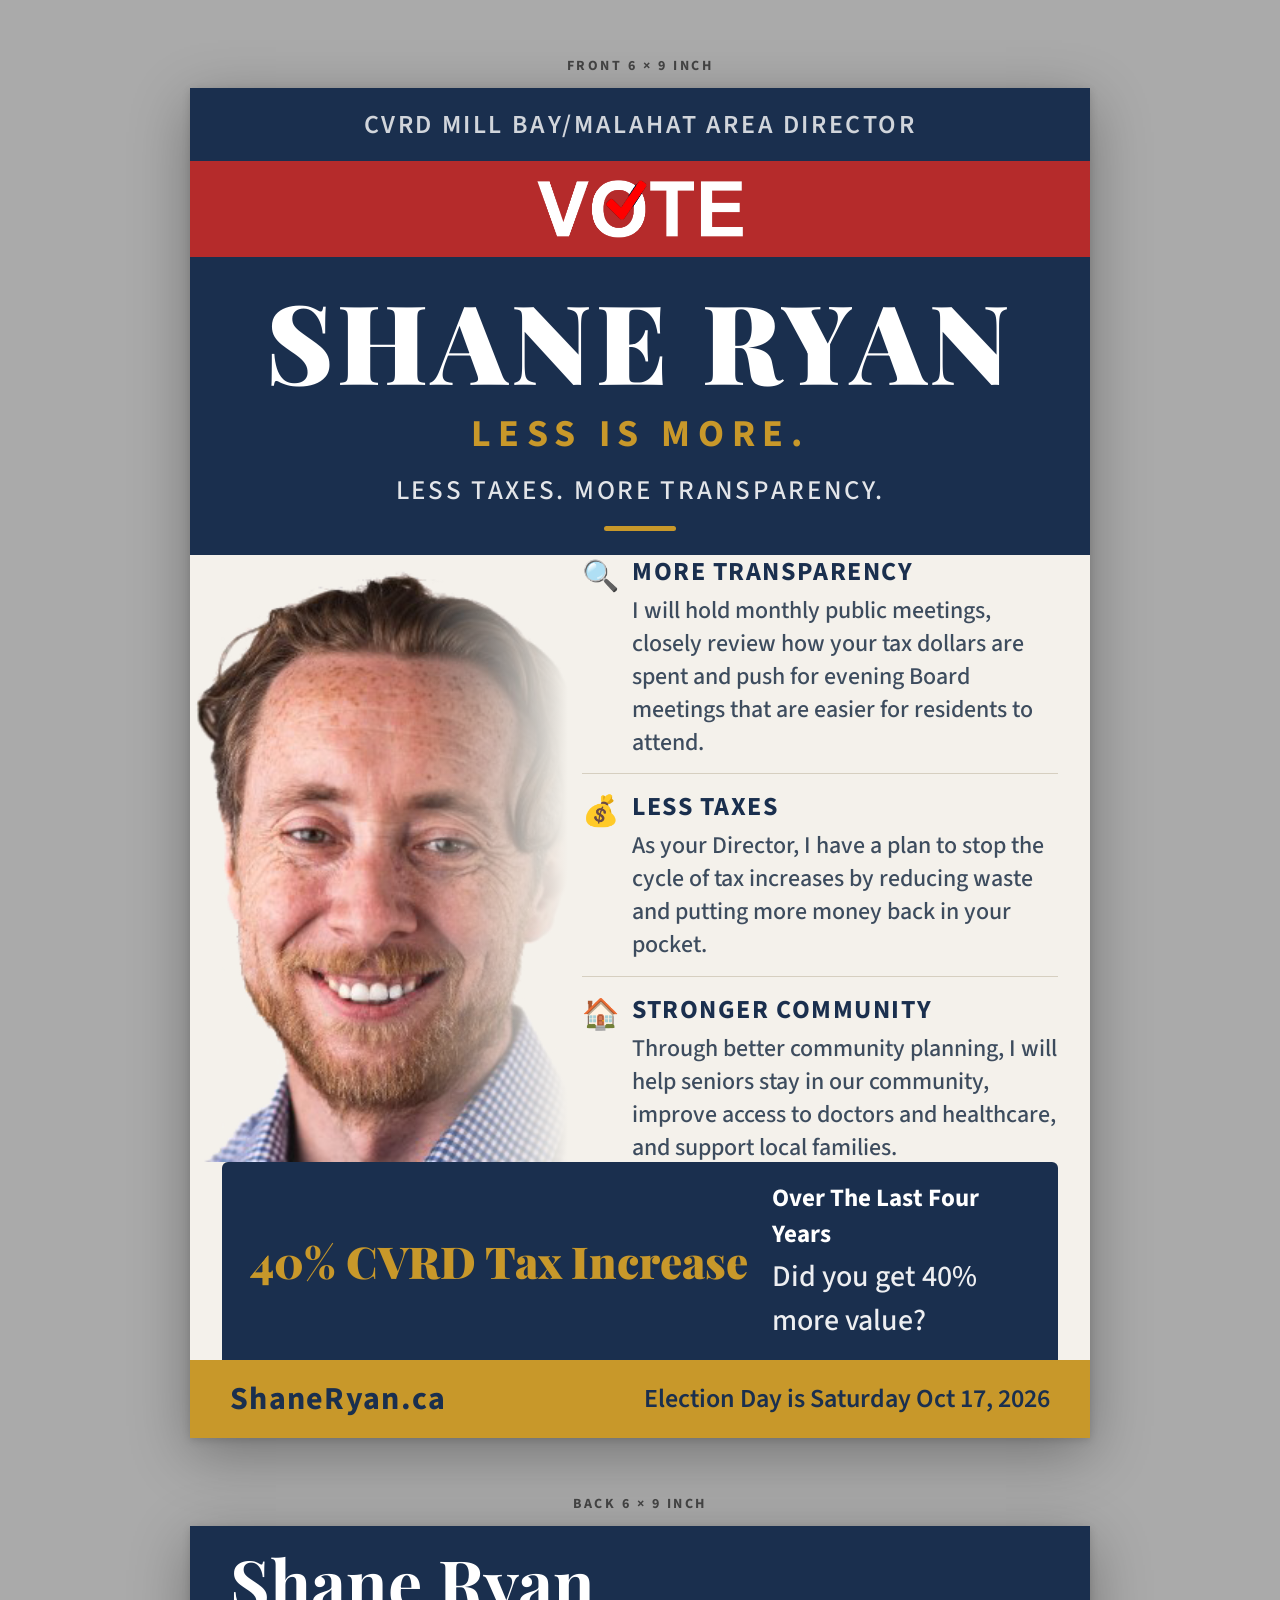
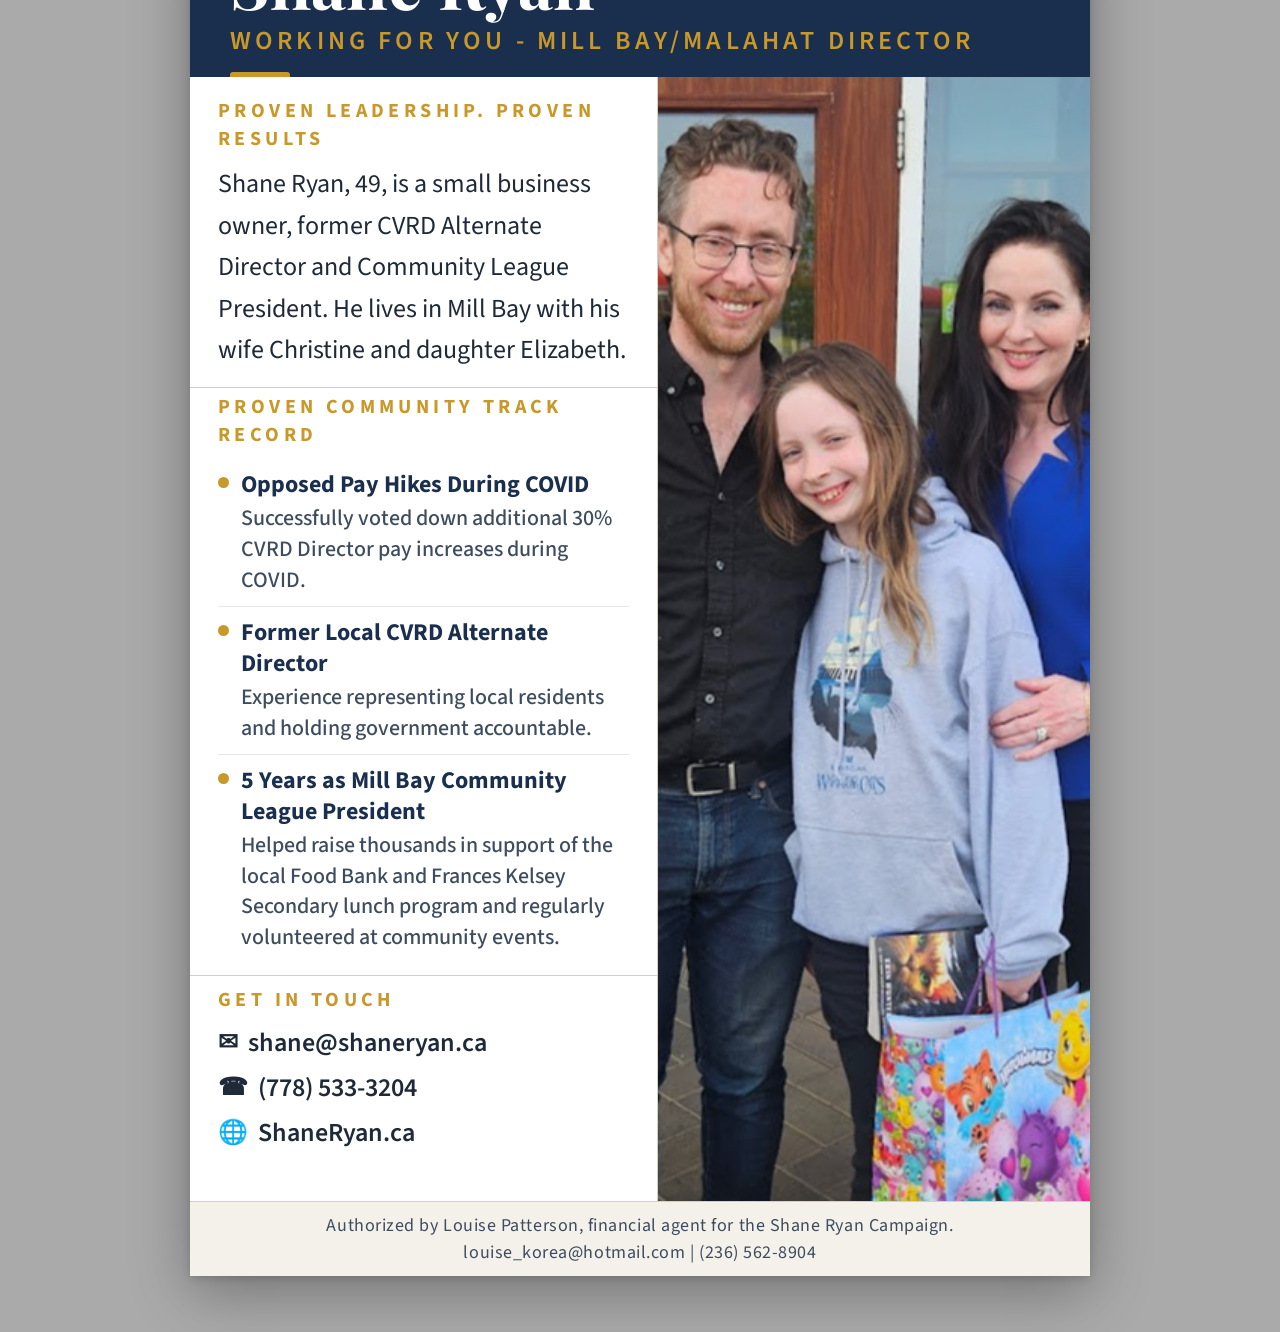
<file: postcard.html>
<!DOCTYPE html>
<html lang="en">
<head>
<meta charset="UTF-8">
<meta name="viewport" content="width=device-width, initial-scale=1.0">
<title>Shane Ryan – 6×9 Postcard</title>
<link href="https://fonts.googleapis.com/css2?family=Playfair+Display:wght@700;900&family=Source+Sans+3:wght@400;600;700&display=swap" rel="stylesheet">
<style>
*, *::before, *::after { box-sizing: border-box; margin: 0; padding: 0; }

/*
  6" × 9" @ 150 dpi = 900 × 1350 px
  Print type sizing guide (@ 150 dpi):
    10pt = 21px   ← absolute minimum (fine print only)
    12pt = 25px   ← minimum body text
    14pt = 29px   ← comfortable body for seniors
    16pt = 33px   ← preferred body for seniors
    18pt = 38px   ← large print standard
    24pt = 50px   ← subheadings
    36pt = 75px   ← headings
    60pt = 125px  ← display / name
*/

:root {
  --navy:   #1a2f4e;
  --gold:   #c8982a;
  --red:    #b52b2b;
  --light:  #f4f1eb;
  --white:  #ffffff;
  --text:   #1e2a38;
  --muted:  #3d4c5e;
  --border: #d6cfc0;
  --W: 900px;
  --H: 1350px;
}

body {
  font-family: 'Source Sans 3', sans-serif;
  background: #aaa;
  display: flex;
  flex-direction: column;
  align-items: center;
  gap: 56px;
  padding: 56px 24px;
  color: var(--text);
}

.page-label {
  font-size: 14px; font-weight: 700; letter-spacing: 0.18em;
  text-transform: uppercase; color: #444; margin-bottom: -44px;
}

/* ── CARD SHELL ── */
.card {
  width: var(--W);
  height: var(--H);
  overflow: hidden;
  box-shadow: 0 16px 56px rgba(0,0,0,0.32), 0 2px 8px rgba(0,0,0,0.14);
  display: flex;
  flex-direction: column;
  flex-shrink: 0;
}

/* ══════════════════════════════════════
   FRONT
══════════════════════════════════════ */
.front { background: var(--light); }

/* ── top ribbon ── */
.front-header {
  background: var(--navy);
  padding: 18px 40px;
  display: flex;
  justify-content: center;
  align-items: center;
  flex-shrink: 0;
}
.front-header .election-line {
  font-size: 26px; /* ~12.5pt */
  font-weight: 600;
  letter-spacing: 0.1em;
  text-transform: uppercase;
  color: rgba(255,255,255,0.80);
}


/* ── VOTE banner ── */
.vote-banner {
  background: var(--red);
  padding: 16px 40px;
  display: flex;
  align-items: center;
  justify-content: center;
  flex-shrink: 0;
}
.vote-banner img { height: 64px; object-fit: contain; }

/* ── name block ── */
.name-block {
  background: var(--navy);
  text-align: center;
  padding: 28px 40px 24px;
  flex-shrink: 0;
}
.name-block h2 {
  font-family: 'Playfair Display', serif;
  font-size: 110px; /* ~52pt — massive, unmissable */
  font-weight: 900;
  color: var(--white);
  letter-spacing: 0.04em;
  line-height: 1;
}
.name-block .tagline {
  font-size: 38px; /* ~18pt */
  font-weight: 700;
  letter-spacing: 0.2em;
  text-transform: uppercase;
  color: var(--gold);
  margin-top: 12px;
}
.name-block .tagline-sub {
  font-size: 27px; /* ~13pt */
  font-weight: 500;
  letter-spacing: 0.1em;
  text-transform: uppercase;
  color: rgba(255,255,255,0.88);
  margin-top: 10px;
  line-height: 1.45;
}
.name-block::after {
  content: '';
  display: block;
  width: 72px; height: 5px;
  background: var(--gold);
  margin: 16px auto 0;
  border-radius: 3px;
}

/* ── photo + pillars row ── */
.middle-row {
  display: flex;
  flex: 1;
  min-height: 0;
  overflow: hidden;
}

.photo-col {
  width: 42%;
  position: relative;
  overflow: hidden;
  flex-shrink: 0;
}
.photo-col img {
  width: 100%; height: 100%;
  object-fit: cover;
  object-position: center top;
  display: block;
}
.photo-col::after {
  content: '';
  position: absolute; inset: 0;
  background: linear-gradient(to right, transparent 60%, var(--light) 100%);
}
.photo-caption {
  position: absolute;
  bottom: 14px; left: 0; right: 0;
  text-align: center;
  font-size: 22px; /* ~10.5pt */
  font-weight: 700;
  letter-spacing: 0.1em;
  text-transform: uppercase;
   color: #ffffff;
  background: rgba(26, 47, 78, 0.82); /* navy at 82% opacity */
  padding: 8px 12px;
  text-shadow: none;
  z-index: 1;
}

.pillars-col {
  flex: 1;
  display: flex;
  flex-direction: column;
  justify-content: center;
  padding: 18px 32px 18px 14px;
  gap: 0;
}
.pillar {
  display: flex;
  align-items: flex-start;
  gap: 14px;
  padding: 14px 0;
  border-bottom: 1px solid var(--border);
}
.pillar:last-child { border-bottom: none; }
.pillar-icon { font-size: 30px; flex-shrink: 0; width: 36px; margin-top: 2px; }
.pillar-title {
  font-size: 26px; /* ~12.5pt */
  font-weight: 700;
  letter-spacing: 0.06em;
  text-transform: uppercase;
  color: var(--navy);
  margin-bottom: 4px;
}
.pillar-desc {
  font-size: 24px; /* ~11.5pt — MINIMUM for senior body text */
  color: var(--muted);
  line-height: 1.38;
  font-weight: 500;
}

/* ── tax banner ── */
.tax-banner {
  background: var(--navy);
  margin: 0 32px 0;
  border-radius: 6px 6px 0 0;
  padding: 18px 28px;
  display: flex;
  align-items: center;
  gap: 24px;
  flex-shrink: 0;
}
.tax-number {
  font-family: 'Playfair Display', serif;
  font-size: 44px; /* ~21pt */
  font-weight: 900;
  color: var(--gold);
  line-height: 1;
  white-space: nowrap;
}
.tax-desc {
  font-size: 30px; /* ~12pt */
  color: rgba(255,255,255,0.92);
  line-height: 1.45;
  font-weight: 500;
}
.tax-desc strong {
  display: block;
  font-size: 25px;
  font-weight: 700;
  color: var(--white);
  margin-bottom: 3px;
}

/* ── front footer ── */
.front-footer {
  background: var(--gold);
  padding: 16px 40px;
  display: flex;
  justify-content: space-between;
  align-items: center;
  flex-shrink: 0;
}
.front-footer .url {
  font-size: 32px; /* ~15pt — very readable */
  font-weight: 700;
  color: var(--navy);
  letter-spacing: 0.04em;
}
.front-footer .election-info {
  font-size: 26px; /* ~12.5pt */
  font-weight: 600;
  color: var(--navy);
  text-align: right;
  line-height: 1.4;
}

/* ══════════════════════════════════════
   BACK
══════════════════════════════════════ */
.back { background: var(--white); }

/* Full-width navy header */
.back-header {
  background: var(--navy);
  padding: 22px 40px 18px;
  flex-shrink: 0;
  position: relative;
}
.back-header h2 {
  font-family: 'Playfair Display', serif;
  font-size: 68px; /* ~32pt */
  font-weight: 700;
  color: var(--white);
  line-height: 1;
}
.back-header .subtitle {
  font-size: 26px; /* ~12.5pt */
  font-weight: 600;
  letter-spacing: 0.16em;
  text-transform: uppercase;
  color: var(--gold);
  margin-top: 6px;
}
.back-header::after {
  content: '';
  position: absolute;
  bottom: 0; left: 40px;
  width: 60px; height: 5px;
  background: var(--gold);
  border-radius: 3px 3px 0 0;
}

.header-title-row {
  display: flex;
  align-items: baseline;
  gap: 16px;
}

/* Section label used throughout */
.section-label {
  font-size: 20px;
  font-weight: 700;
  letter-spacing: 0.22em;
  text-transform: uppercase;
  color: var(--gold);
  margin-bottom: 10px;
}

/* ── Two-column body: left = text, right = photo ── */
.back-body {
  display: flex;
  flex: 1;
  min-height: 0;
  overflow: hidden;
}

/* LEFT: stacked text content */
.back-left {
  width: 52%;
  display: flex;
  flex-direction: column;
  border-right: 1px solid var(--border);
  overflow: hidden;
}

/* RIGHT: photo fills full height, no cropping */
.back-right {
  flex: 1;
  position: relative;
  overflow: hidden;
  background: var(--light);
}
.family-photo {
  width: 100%;
  height: 100%;
  object-fit: cover;
  object-position: center top; /* show faces at top */
  display: block;
}

/* About */
.about-section {
  padding: 20px 28px 16px;
  border-bottom: 1px solid var(--border);
  flex-shrink: 0;
}
.about-section p {
  font-size: 26px; /* ~12.5pt */
  line-height: 1.6;
  color: var(--text);
}
.about-section p strong { color: var(--navy); font-weight: 700; }

/* Track record — stacked list in left col */
.track-section {
  padding: 5px 28px 12px;
  border-bottom: 1px solid var(--border);
  flex-shrink: 0;
}
.track-item {
  display: flex;
  gap: 12px;
  align-items: flex-start;
  padding: 10px 0;
  border-bottom: 1px solid #e8e8e8;
}
.track-item:last-child { border-bottom: none; }
.track-dot {
  width: 11px; height: 11px;
  border-radius: 50%;
  background: var(--gold);
  margin-top: 8px;
  flex-shrink: 0;
}
.track-title {
  font-size: 24px; /* ~11.5pt */
  font-weight: 700;
  color: var(--navy);
  line-height: 1.3;
  margin-bottom: 3px;
}
.track-desc {
  font-size: 22px; /* ~10.5pt */
  color: var(--muted);
  line-height: 1.4;
  font-weight: 500;
}

/* Contact */
.contact-section {
  padding: 10px 28px 14px;
  flex-shrink: 0;
}
.contact-item {
  display: flex;
  align-items: center;
  gap: 10px;
  font-size: 26px; /* ~12.5pt */
  color: var(--text);
  font-weight: 600;
  margin-top: 8px;
}
.contact-item .ci { font-size: 24px; }

/* Priorities — bottom of left col */
.priorities-section {
  padding: 14px 28px 14px;
  flex: 1;
}
.priority-tags {
  display: flex;
  flex-wrap: wrap;
  gap: 7px;
  margin-top: 8px;
}
.tag {
  font-size: 20px; /* ~9.5pt */
  font-weight: 700;
  color: var(--navy);
  border: 2.5px solid var(--navy);
  border-radius: 3px;
  padding: 5px 12px;
  letter-spacing: 0.04em;
}

/* Footer */
.back-footer {
  background: var(--light);
  padding: 10px 40px;
  font-size: 18px;
  color: var(--muted);
  text-align: center;
  letter-spacing: 0.03em;
  line-height: 1.5;
  flex-shrink: 0;
  border-top: 1px solid var(--border);
}
</style>
</head>
<body>

<p class="page-label">Front 6 × 9 inch</p>

<!-- ══════ FRONT ══════ -->
<div class="card front">

  <div class="front-header">
    <span class="election-line">CVRD Mill Bay/Malahat AREA Director</span>
    <!--<span class="date-pill">Saturday October 17, 2026</span>-->
  </div>

  <div class="vote-banner">
    <img src="VOTE.png" alt="Vote Shane Ryan">
  </div>

  <div class="name-block">
    <h2>SHANE RYAN</h2>
    <div class="tagline">Less is More.</div>
    <div class="tagline-sub">Less taxes. More transparency.</div>
  </div>

  <div class="middle-row">
    <div class="photo-col">
      <img src="pro2.png" alt="Shane Ryan">
      <!--<div class="photo-caption">Mill Bay / Malahat Area Director</div>-->
    </div>
    <div class="pillars-col">
      <div class="pillar">
        <div class="pillar-icon">🔍</div>
        <div>
          <div class="pillar-title">More Transparency</div>
          <div class="pillar-desc">I will hold monthly public meetings, closely review how your tax dollars are spent and push for evening Board meetings that are easier for residents to attend.</div>
        </div>
      </div>
      <div class="pillar">
        <div class="pillar-icon">💰</div>
        <div>
          <div class="pillar-title">Less Taxes</div>
          <div class="pillar-desc">As your Director, I have a plan to stop the cycle of tax increases by reducing waste and putting more money back in your pocket.</div>
        </div>
      </div>
      <div class="pillar">
        <div class="pillar-icon">🏠</div>
        <div>
          <div class="pillar-title">Stronger Community</div>
          <div class="pillar-desc">Through better community planning, I will help seniors stay in our community, improve access to doctors and healthcare, and support local families.</div>
        </div>
      </div>
    </div>
  </div>

  <div class="tax-banner">
    <div class="tax-number">40% CVRD Tax Increase</div>
    <div class="tax-desc">
      <strong>Over The Last Four Years</strong>
      Did you get 40% more value?
    </div>
  </div>

  <div class="front-footer">
    <span class="url">ShaneRyan.ca</span>
    <span class="election-info">Election Day is Saturday Oct 17, 2026</span>
  </div>

</div>

<p class="page-label">Back 6 × 9 inch</p>

<!-- ══════ BACK ══════ -->
<div class="card back">

  <div class="back-header">
    <h2>Shane Ryan</h2>
    <div class="subtitle">Working for you - Mill Bay/Malahat Director</div>
  </div>

  <div class="back-body">

    <!-- LEFT: all text content -->
    <div class="back-left">

      <div class="about-section">
        <div class="section-label">Proven Leadership. Proven Results</div>
        <p>Shane Ryan, 49, is a small business owner, former CVRD Alternate Director and Community League President. He lives in Mill Bay with his wife Christine and daughter Elizabeth.</p>
      </div>

      <div class="track-section">
        <div class="section-label">Proven Community Track Record</div>
        <div class="track-item">
          <div class="track-dot"></div>
          <div>
            <div class="track-title">Opposed Pay Hikes During COVID</div>
            <div class="track-desc">Successfully voted down additional 30% CVRD Director pay increases during COVID.</div>
          </div>
        </div>
        <div class="track-item">
          <div class="track-dot"></div>
          <div>
            <div class="track-title">Former Local CVRD Alternate Director</div>
            <div class="track-desc">Experience representing local residents and holding government accountable.</div>
          </div>
        </div>
        <div class="track-item">
          <div class="track-dot"></div>
          <div>
            <div class="track-title">5 Years as Mill Bay Community League President</div>
            <div class="track-desc">Helped raise thousands in support of the local Food Bank and Frances Kelsey Secondary lunch program and regularly volunteered at community events.</div>
          </div>
        </div>
      </div>

      <div class="contact-section">
        <div class="section-label">Get In Touch</div>
        <div class="contact-item"><span class="ci">✉</span> shane@shaneryan.ca</div>
        <div class="contact-item"><span class="ci">☎</span> (778) 533-3204</div>
        <div class="contact-item"><span class="ci">🌐</span> ShaneRyan.ca</div>
      </div>

     <!-- <div class="priorities-section">
        <div class="section-label">Priorities</div>
        <div class="priority-tags">
          <span class="tag">Lower Taxes</span>
          <span class="tag">Transparency</span>
          <span class="tag">Senior Housing</span>
          <span class="tag">Local Jobs</span>
          <span class="tag">Less Red Tape</span>
          <span class="tag">Community</span>
          <span class="tag">Smaller Govt</span>
          <span class="tag">Environment</span>
          <span class="tag">No to 4710</span>
          <span class="tag">Transportation</span>
        </div>
      </div>-->

    </div><!-- /back-left -->

    <!-- RIGHT: full-height family photo -->
    <div class="back-right">
      <img class="family-photo" src="family2.jpg" alt="Shane Ryan with family">
    </div>

  </div><!-- /back-body -->

  <div class="back-footer">
    Authorized by Louise Patterson, financial agent for the Shane Ryan Campaign. louise_korea@hotmail.com | (236) 562-8904
  </div>

</div>

</body>
</html>
</file>
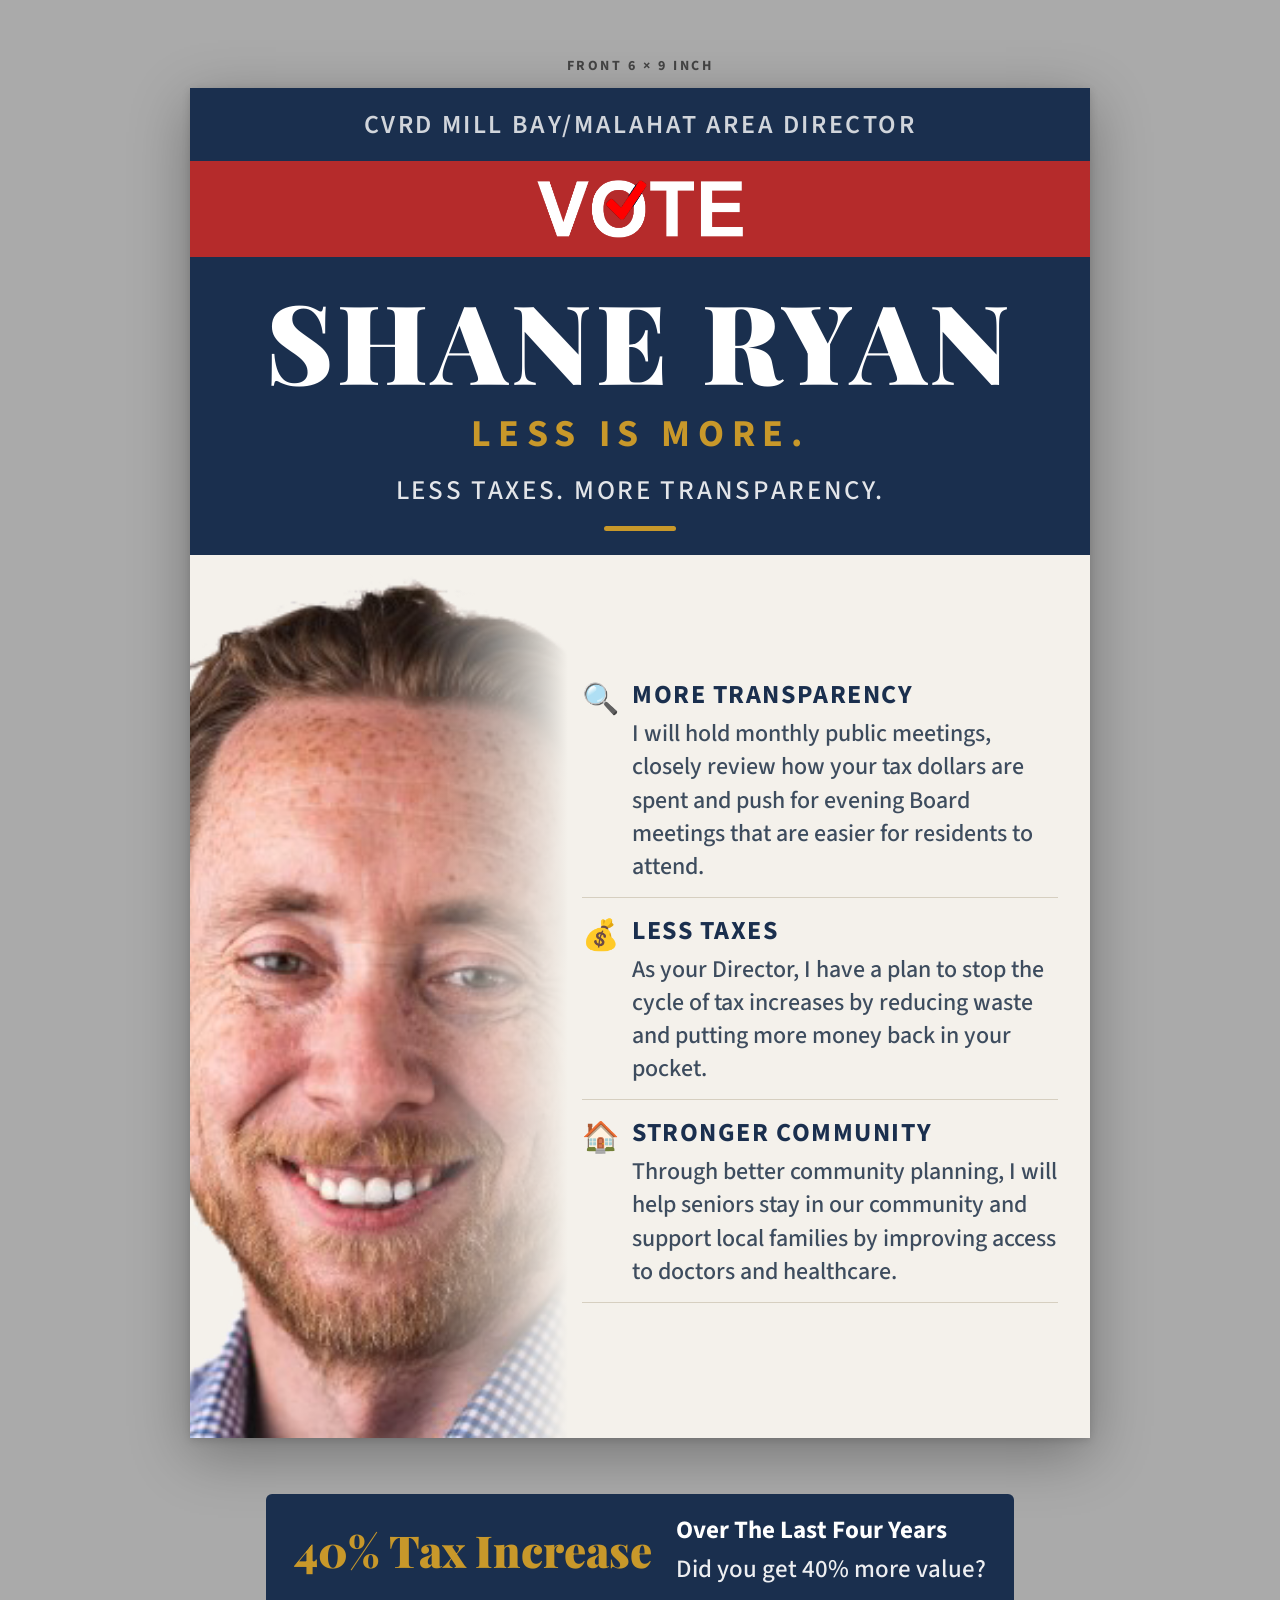
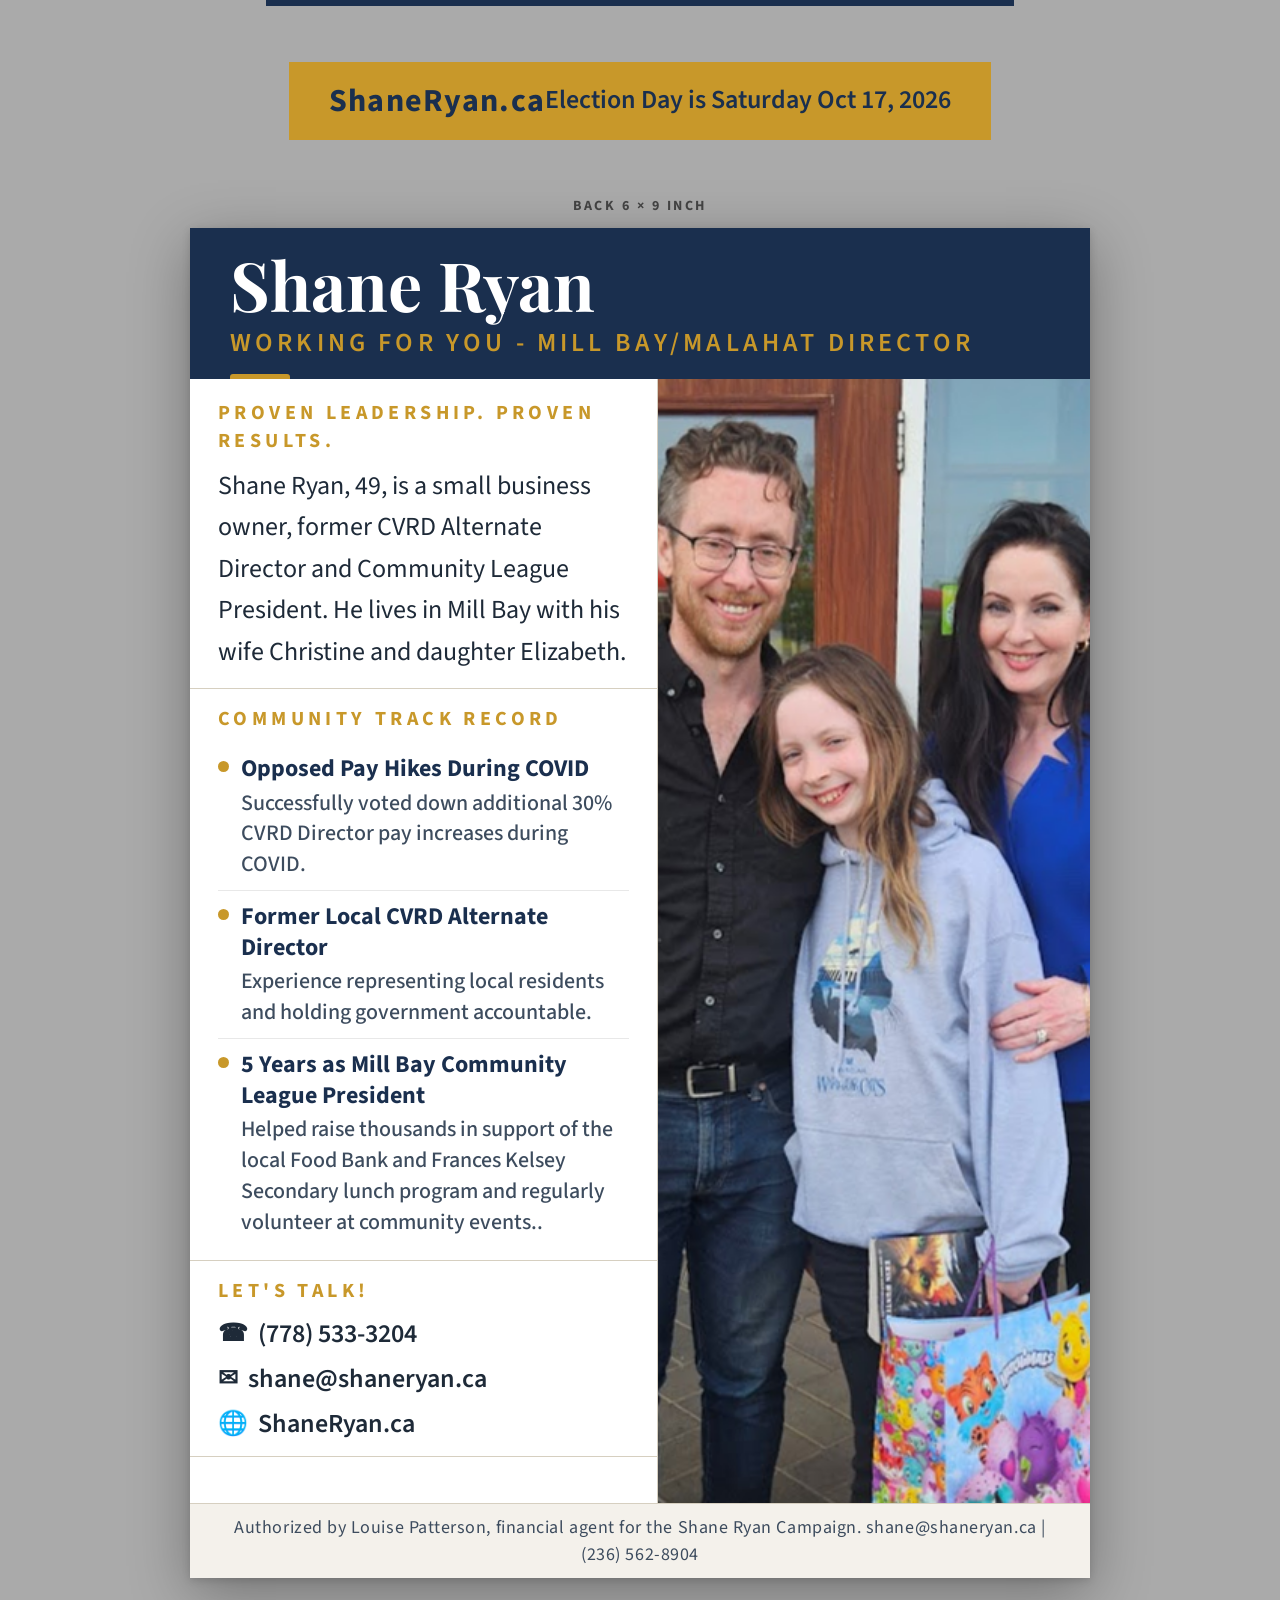
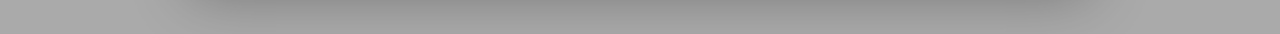
<file: postcard_christine.html>
<!DOCTYPE html>
<html lang="en">
<head>
<meta charset="UTF-8">
<meta name="viewport" content="width=device-width, initial-scale=1.0">
<title>Shane Ryan – 6×9 Postcard</title>
<link href="https://fonts.googleapis.com/css2?family=Playfair+Display:wght@700;900&family=Source+Sans+3:wght@400;600;700&display=swap" rel="stylesheet">
<style>
*, *::before, *::after { box-sizing: border-box; margin: 0; padding: 0; }

/*
  6" × 9" @ 150 dpi = 900 × 1350 px
  Print type sizing guide (@ 150 dpi):
    10pt = 21px   ← absolute minimum (fine print only)
    12pt = 25px   ← minimum body text
    14pt = 29px   ← comfortable body for seniors
    16pt = 33px   ← preferred body for seniors
    18pt = 38px   ← large print standard
    24pt = 50px   ← subheadings
    36pt = 75px   ← headings
    60pt = 125px  ← display / name
*/

:root {
  --navy:   #1a2f4e;
  --gold:   #c8982a;
  --red:    #b52b2b;
  --light:  #f4f1eb;
  --white:  #ffffff;
  --text:   #1e2a38;
  --muted:  #3d4c5e;
  --border: #d6cfc0;
  --W: 900px;
  --H: 1350px;
}

body {
  font-family: 'Source Sans 3', sans-serif;
  background: #aaa;
  display: flex;
  flex-direction: column;
  align-items: center;
  gap: 56px;
  padding: 56px 24px;
  color: var(--text);
}

.page-label {
  font-size: 14px; font-weight: 700; letter-spacing: 0.18em;
  text-transform: uppercase; color: #444; margin-bottom: -44px;
}

/* ── CARD SHELL ── */
.card {
  width: var(--W);
  height: var(--H);
  overflow: hidden;
  box-shadow: 0 16px 56px rgba(0,0,0,0.32), 0 2px 8px rgba(0,0,0,0.14);
  display: flex;
  flex-direction: column;
  flex-shrink: 0;
}

/* ══════════════════════════════════════
   FRONT
══════════════════════════════════════ */
.front { background: var(--light); }

/* ── top ribbon ── */
.front-header {
  background: var(--navy);
  padding: 18px 40px;
  display: flex;
  justify-content: center;
  align-items: center;
  flex-shrink: 0;
}
.front-header .election-line {
  font-size: 26px; /* ~12.5pt */
  font-weight: 600;
  letter-spacing: 0.1em;
  text-transform: uppercase;
  color: rgba(255,255,255,0.80);
}


/* ── VOTE banner ── */
.vote-banner {
  background: var(--red);
  padding: 16px 40px;
  display: flex;
  align-items: center;
  justify-content: center;
  flex-shrink: 0;
}
.vote-banner img { height: 64px; object-fit: contain; }

/* ── name block ── */
.name-block {
  background: var(--navy);
  text-align: center;
  padding: 28px 40px 24px;
  flex-shrink: 0;
}
.name-block h2 {
  font-family: 'Playfair Display', serif;
  font-size: 110px; /* ~52pt — massive, unmissable */
  font-weight: 900;
  color: var(--white);
  letter-spacing: 0.04em;
  line-height: 1;
}
.name-block .tagline {
  font-size: 38px; /* ~18pt */
  font-weight: 700;
  letter-spacing: 0.2em;
  text-transform: uppercase;
  color: var(--gold);
  margin-top: 12px;
}
.name-block .tagline-sub {
  font-size: 27px; /* ~13pt */
  font-weight: 500;
  letter-spacing: 0.1em;
  text-transform: uppercase;
  color: rgba(255,255,255,0.88);
  margin-top: 10px;
  line-height: 1.45;
}
.name-block::after {
  content: '';
  display: block;
  width: 72px; height: 5px;
  background: var(--gold);
  margin: 16px auto 0;
  border-radius: 3px;
}

/* ── photo + pillars row ── */
.middle-row {
  display: flex;
  flex: 1;
  min-height: 0;
  overflow: hidden;
}

.photo-col {
  width: 42%;
  position: relative;
  overflow: hidden;
  flex-shrink: 0;
}
.photo-col img {
  width: 100%; height: 100%;
  object-fit: cover;
  object-position: center top;
  display: block;
}
.photo-col::after {
  content: '';
  position: absolute; inset: 0;
  background: linear-gradient(to right, transparent 60%, var(--light) 100%);
}
.photo-caption {
  position: absolute;
  bottom: 14px; left: 0; right: 0;
  text-align: center;
  font-size: 22px; /* ~10.5pt */
  font-weight: 700;
  letter-spacing: 0.1em;
  text-transform: uppercase;
   color: #ffffff;
  background: rgba(26, 47, 78, 0.82); /* navy at 82% opacity */
  padding: 8px 12px;
  text-shadow: none;
  z-index: 1;
}

.pillars-col {
  flex: 1;
  display: flex;
  flex-direction: column;
  justify-content: center;
  padding: 18px 32px 18px 14px;
  gap: 0;
}
.pillar {
  display: flex;
  align-items: flex-start;
  gap: 14px;
  padding: 14px 0;
  border-bottom: 1px solid var(--border);
}
.pillar:last-child { border-bottom: none; }
.pillar-icon { font-size: 30px; flex-shrink: 0; width: 36px; margin-top: 2px; }
.pillar-title {
  font-size: 26px; /* ~12.5pt */
  font-weight: 700;
  letter-spacing: 0.06em;
  text-transform: uppercase;
  color: var(--navy);
  margin-bottom: 4px;
}
.pillar-desc {
  font-size: 24px; /* ~11.5pt — MINIMUM for senior body text */
  color: var(--muted);
  line-height: 1.38;
  font-weight: 500;
}

/* ── tax banner ── */
.tax-banner {
  background: var(--navy);
  margin: 0 32px 0;
  border-radius: 6px 6px 0 0;
  padding: 18px 28px;
  display: flex;
  align-items: center;
  gap: 24px;
  flex-shrink: 0;
}
.tax-number {
  font-family: 'Playfair Display', serif;
  font-size: 44px; /* ~21pt */
  font-weight: 900;
  color: var(--gold);
  line-height: 1;
  white-space: nowrap;
}
.tax-desc {
  font-size: 25px; /* ~12pt */
  color: rgba(255,255,255,0.92);
  line-height: 1.45;
  font-weight: 500;
}
.tax-desc strong {
  display: block;
  font-size: 25px;
  font-weight: 700;
  color: var(--white);
  margin-bottom: 3px;
}

/* ── front footer ── */
.front-footer {
  background: var(--gold);
  padding: 16px 40px;
  display: flex;
  justify-content: space-between;
  align-items: center;
  flex-shrink: 0;
}
.front-footer .url {
  font-size: 32px; /* ~15pt — very readable */
  font-weight: 700;
  color: var(--navy);
  letter-spacing: 0.04em;
}
.front-footer .election-info {
  font-size: 26px; /* ~12.5pt */
  font-weight: 600;
  color: var(--navy);
  text-align: right;
  line-height: 1.4;
}

/* ══════════════════════════════════════
   BACK
══════════════════════════════════════ */
.back { background: var(--white); }

/* Full-width navy header */
.back-header {
  background: var(--navy);
  padding: 22px 40px 18px;
  flex-shrink: 0;
  position: relative;
}
.back-header h2 {
  font-family: 'Playfair Display', serif;
  font-size: 68px; /* ~32pt */
  font-weight: 700;
  color: var(--white);
  line-height: 1;
}
.back-header .subtitle {
  font-size: 26px; /* ~12.5pt */
  font-weight: 600;
  letter-spacing: 0.16em;
  text-transform: uppercase;
  color: var(--gold);
  margin-top: 6px;
}
.back-header::after {
  content: '';
  position: absolute;
  bottom: 0; left: 40px;
  width: 60px; height: 5px;
  background: var(--gold);
  border-radius: 3px 3px 0 0;
}

.header-title-row {
  display: flex;
  align-items: baseline;
  gap: 16px;
}

/* Section label used throughout */
.section-label {
  font-size: 20px;
  font-weight: 700;
  letter-spacing: 0.22em;
  text-transform: uppercase;
  color: var(--gold);
  margin-bottom: 10px;
}

/* ── Two-column body: left = text, right = photo ── */
.back-body {
  display: flex;
  flex: 1;
  min-height: 0;
  overflow: hidden;
}

/* LEFT: stacked text content */
.back-left {
  width: 52%;
  display: flex;
  flex-direction: column;
  border-right: 1px solid var(--border);
  overflow: hidden;
}

/* RIGHT: photo fills full height, no cropping */
.back-right {
  flex: 1;
  position: relative;
  overflow: hidden;
  background: var(--light);
}
.family-photo {
  width: 100%;
  height: 100%;
  object-fit: cover;
  object-position: center top; /* show faces at top */
  display: block;
}

/* About */
.about-section {
  padding: 20px 28px 16px;
  border-bottom: 1px solid var(--border);
  flex-shrink: 0;
}
.about-section p {
  font-size: 26px; /* ~12.5pt */
  line-height: 1.6;
  color: var(--text);
}
.about-section p strong { color: var(--navy); font-weight: 700; }

/* Track record — stacked list in left col */
.track-section {
  padding: 16px 28px 12px;
  border-bottom: 1px solid var(--border);
  flex-shrink: 0;
}
.track-item {
  display: flex;
  gap: 12px;
  align-items: flex-start;
  padding: 10px 0;
  border-bottom: 1px solid #e8e8e8;
}
.track-item:last-child { border-bottom: none; }
.track-dot {
  width: 11px; height: 11px;
  border-radius: 50%;
  background: var(--gold);
  margin-top: 8px;
  flex-shrink: 0;
}
.track-title {
  font-size: 24px; /* ~11.5pt */
  font-weight: 700;
  color: var(--navy);
  line-height: 1.3;
  margin-bottom: 3px;
}
.track-desc {
  font-size: 22px; /* ~10.5pt */
  color: var(--muted);
  line-height: 1.4;
  font-weight: 500;
}

/* Contact */
.contact-section {
  padding: 16px 28px 14px;
  border-bottom: 1px solid var(--border);
  flex-shrink: 0;
}
.contact-item {
  display: flex;
  align-items: center;
  gap: 10px;
  font-size: 26px; /* ~12.5pt */
  color: var(--text);
  font-weight: 600;
  margin-top: 8px;
}
.contact-item .ci { font-size: 24px; }

/* Priorities — bottom of left col */
.priorities-section {
  padding: 14px 28px 14px;
  flex: 1;
}
.priority-tags {
  display: flex;
  flex-wrap: wrap;
  gap: 7px;
  margin-top: 8px;
}
.tag {
  font-size: 20px; /* ~9.5pt */
  font-weight: 700;
  color: var(--navy);
  border: 2.5px solid var(--navy);
  border-radius: 3px;
  padding: 5px 12px;
  letter-spacing: 0.04em;
}

/* Footer */
.back-footer {
  background: var(--light);
  padding: 10px 40px;
  font-size: 18px;
  color: var(--muted);
  text-align: center;
  letter-spacing: 0.03em;
  line-height: 1.5;
  flex-shrink: 0;
  border-top: 1px solid var(--border);
}
</style>
</head>
<body>

<p class="page-label">Front 6 × 9 inch</p>

<!-- ══════ FRONT ══════ -->
<div class="card front">

  <div class="front-header">
    <span class="election-line">CVRD Mill Bay/Malahat AREA Director</span>
    <!--<span class="date-pill">Saturday October 17, 2026</span>-->
  </div>

  <div class="vote-banner">
    <img src="VOTE.png" alt="Vote Shane Ryan">
  </div>

  <div class="name-block">
    <h2>SHANE RYAN</h2>
    <div class="tagline">Less is More.</div>
    <div class="tagline-sub">Less taxes. More transparency.</div>
  </div>

  <div class="middle-row">
    <div class="photo-col">
      <img src="pro2.png" alt="Shane Ryan">
      <!--<div class="photo-caption">Mill Bay / Malahat Area Director</div>-->
    </div>
    <div class="pillars-col">
      <div class="pillar">
        <div class="pillar-icon">🔍</div>
        <div>
          <div class="pillar-title">More Transparency</div>
          <div class="pillar-desc">I will hold monthly public meetings, closely review how your tax dollars are spent and push for evening Board meetings that are easier for residents to attend.</div>
        </div>
      </div>
      <div class="pillar">
        <div class="pillar-icon">💰</div>
        <div>
          <div class="pillar-title">Less Taxes</div>
          <div class="pillar-desc">As your Director, I have a plan to stop the cycle of tax increases by reducing waste and putting more money back in your pocket.</div>
        </div>
      </div>
      <div class="pillar">
        <div class="pillar-icon">🏠</div>
        <div>
          <div class="pillar-title">Stronger Community</div>
          <div class="pillar-desc">Through better community planning, I will help seniors stay in our community and support local families by improving access to doctors and healthcare.</div>
        </div>
      </div>
      <div class="pillar">
        </div>
      </div>
    </div>
  </div>

  <div class="tax-banner">
    <div class="tax-number">40% Tax Increase</div>
    <div class="tax-desc">
      <strong>Over The Last Four Years</strong>
      Did you get 40% more value?
    </div>
  </div>

  <div class="front-footer">
    <span class="url">ShaneRyan.ca</span>
    <span class="election-info">Election Day is Saturday Oct 17, 2026</span>
  </div>

</div>

<p class="page-label">Back 6 × 9 inch</p>

<!-- ══════ BACK ══════ -->
<div class="card back">

  <div class="back-header">
    <h2>Shane Ryan</h2>
    <div class="subtitle">Working for you - Mill Bay/Malahat Director</div>
  </div>

  <div class="back-body">

    <!-- LEFT: all text content -->
    <div class="back-left">

      <div class="about-section">
        <div class="section-label">Proven Leadership. Proven Results.</div>
        <p>Shane Ryan, 49, is a small business owner, former CVRD Alternate Director and Community League President. He lives in Mill Bay with his wife Christine and daughter Elizabeth.</p>
      </div>

      <div class="track-section">
        <div class="section-label">Community Track Record</div>
        <div class="track-item">
          <div class="track-dot"></div>
          <div>
            <div class="track-title">Opposed Pay Hikes During COVID</div>
            <div class="track-desc">Successfully voted down additional 30% CVRD Director pay increases during COVID.</div>
          </div>
        </div>
        <div class="track-item">
          <div class="track-dot"></div>
          <div>
            <div class="track-title">Former Local CVRD Alternate Director</div>
            <div class="track-desc">Experience representing local residents and holding government accountable.</div>
          </div>
        </div>
        <div class="track-item">
          <div class="track-dot"></div>
          <div>
            <div class="track-title">5 Years as Mill Bay Community League President</div>
            <div class="track-desc">Helped raise thousands in support of the local Food Bank and Frances Kelsey Secondary lunch program and regularly volunteer at community events..</div>
          </div>
        </div>
      </div>

      <div class="contact-section">
        <div class="section-label">LET'S TALK!</div>
        <div class="contact-item"><span class="ci">☎</span> (778) 533-3204</div>
        <div class="contact-item"><span class="ci">✉</span> shane@shaneryan.ca</div>
        <div class="contact-item"><span class="ci">🌐</span> ShaneRyan.ca</div>
      </div>

     <!-- <div class="priorities-section">
        <div class="section-label">Priorities</div>
        <div class="priority-tags">
          <span class="tag">Lower Taxes</span>
          <span class="tag">Transparency</span>
          <span class="tag">Senior Housing</span>
          <span class="tag">Local Jobs</span>
          <span class="tag">Community</span>
          <span class="tag">Smaller Govt</span>
          <span class="tag">Environment</span>
          <span class="tag">No to 4710</span>
          <span class="tag">Transportation</span>
        </div>
      </div>-->

    </div><!-- /back-left -->

    <!-- RIGHT: full-height family photo -->
    <div class="back-right">
      <img class="family-photo" src="family2.jpg" alt="Shane Ryan with family">
    </div>

  </div><!-- /back-body -->

  <div class="back-footer">
    Authorized by Louise Patterson, financial agent for the Shane Ryan Campaign. shane@shaneryan.ca | (236) 562-8904
  </div>

</div>

</body>
</html>
</file>
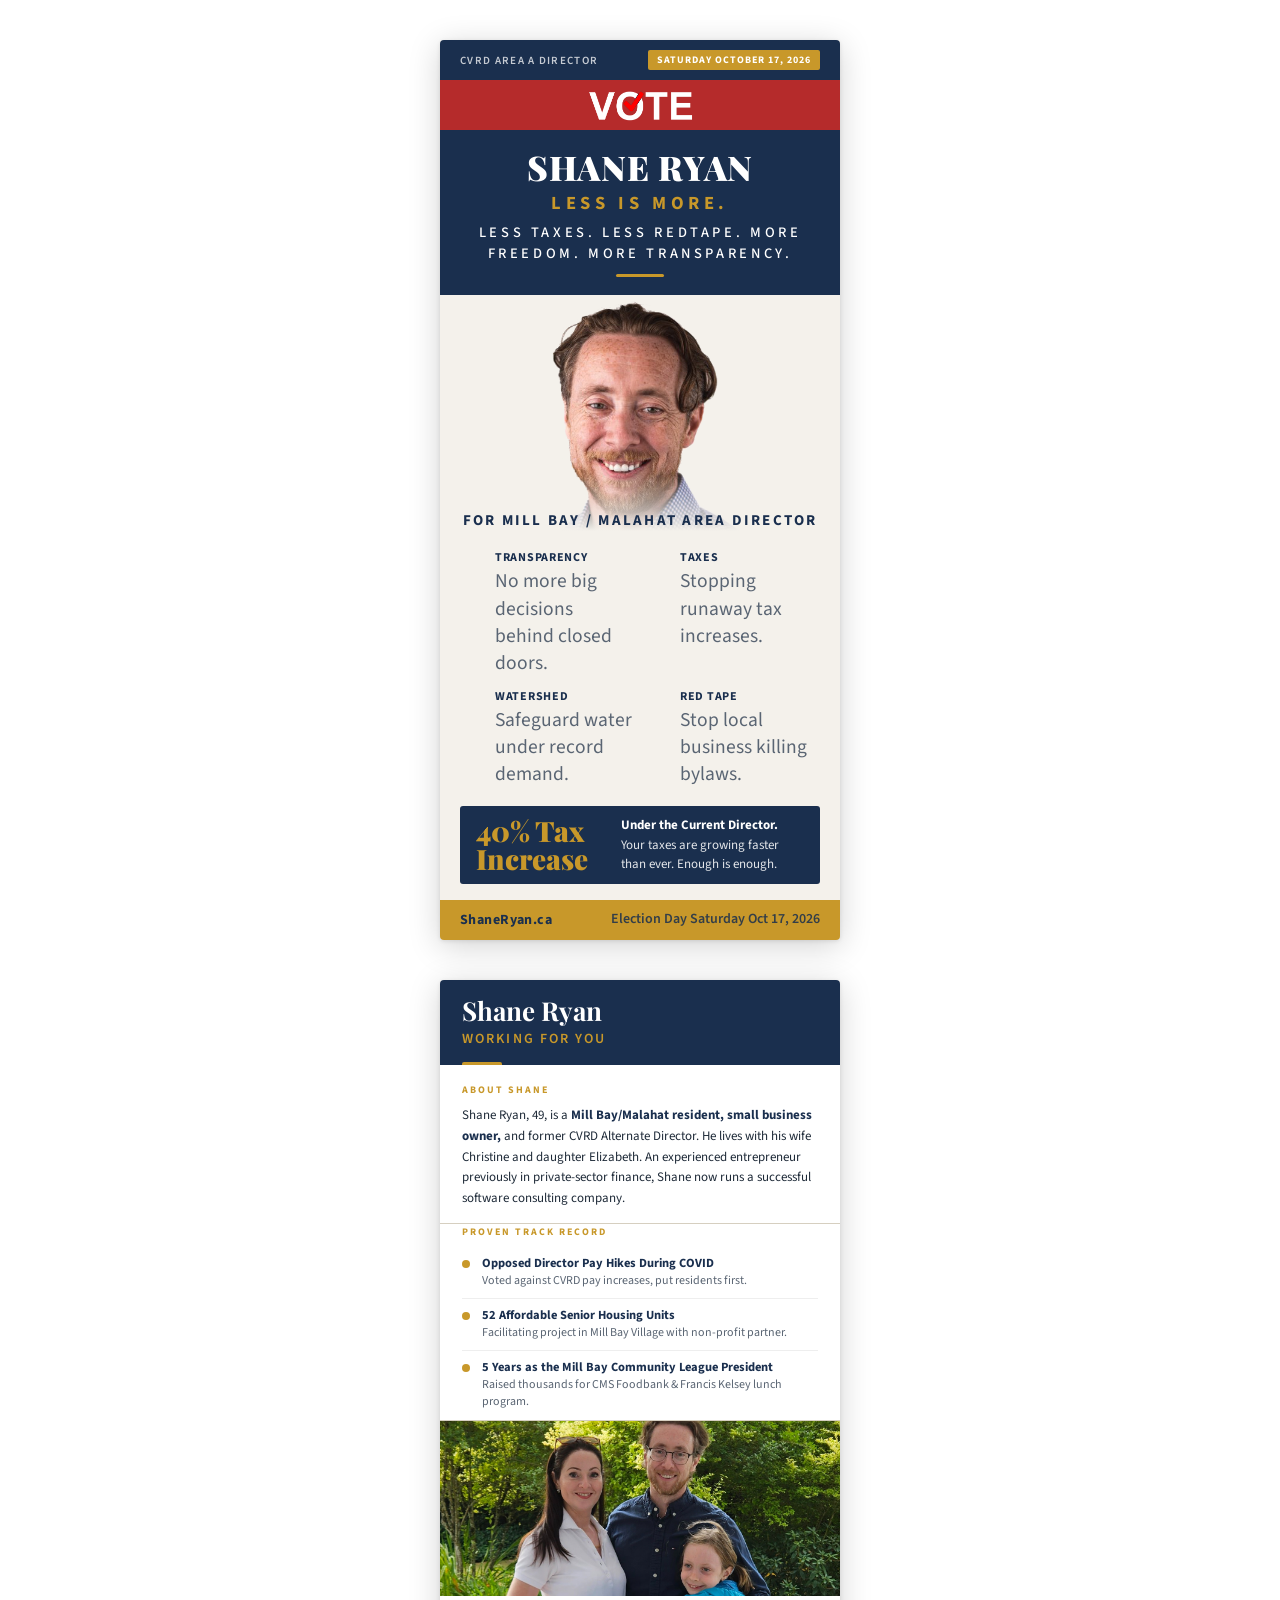
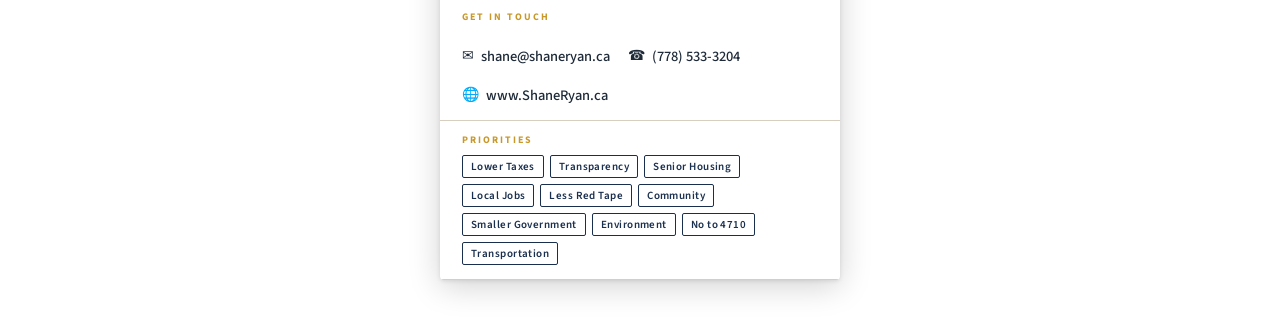
<file: rackcard.html>
<!DOCTYPE html>
<html lang="en">
<head>
<meta charset="UTF-8">
<meta name="viewport" content="width=device-width, initial-scale=1.0">
<title>Shane Ryan – Rack Card</title>
<link href="https://fonts.googleapis.com/css2?family=Playfair+Display:wght@700;900&family=Source+Sans+3:wght@400;500;600;700&display=swap" rel="stylesheet">
<style>
  *, *::before, *::after { box-sizing: border-box; margin: 0; padding: 0; }

  :root {
    --navy:   #1a2f4e;
    --gold:   #c8982a;
    --red:    #b52b2b;
    --light:  #f4f1eb;
    --white:  #ffffff;
    --text:   #1e2a38;
    --muted:  #5a6573;
    --border: #d6cfc0;
  }

  body {
    font-family: 'Source Sans 3', sans-serif;
    background: #ffffff;
    display: flex;
    flex-direction: column;
    align-items: center;
    gap: 40px;
    padding: 40px 20px;
    min-height: 100vh;
    color: var(--text);
  }

  h1.page-label {
    font-family: 'Source Sans 3', sans-serif;
    font-size: 11px;
    font-weight: 600;
    letter-spacing: 0.2em;
    text-transform: uppercase;
    color: var(--muted);
  }

  .card {
    width: 100%;
    max-width: 400px;
    border-radius: 4px;
    overflow: hidden;
    box-shadow: 0 6px 32px rgba(0,0,0,0.18), 0 1px 4px rgba(0,0,0,0.1);
    display: flex;
    flex-direction: column;
  }

  /* ── FRONT ── */
  .front { background: var(--light); }

  .front-header {
    background: var(--navy);
    padding: 10px 20px;
    display: flex;
    justify-content: space-between;
    align-items: center;
  }
  .front-header .election-line {
    font-size: 11px;
    font-weight: 600;
    letter-spacing: 0.12em;
    text-transform: uppercase;
    color: rgba(255,255,255,0.75);
  }
  .front-header .date-pill {
    background: var(--gold);
    color: var(--white);
    font-size: 10px;
    font-weight: 700;
    letter-spacing: 0.1em;
    text-transform: uppercase;
    padding: 3px 9px;
    border-radius: 2px;
  }

  .vote-banner {
    background: var(--red);
    text-align: center;
    padding: 10px 20px 8px;
    display: flex;
    align-items: center;
    justify-content: center;
    gap: 12px;
  }
  .vote-banner img {
    height: 32px;
    object-fit: contain;
  }

  .name-block {
    background: var(--navy);
    text-align: center;
    padding: 20px 20px 18px;
  }
  .name-block::after {
    content: '';
    display: block;
    width: 48px;
    height: 3px;
    background: var(--gold);
    margin: 10px auto 0;
    border-radius: 2px;
  }
  .name-block h2 {
    font-family: 'Playfair Display', serif;
    font-size: 34px;
    font-weight: 900;
    color: var(--white);
    letter-spacing: 0.02em;
    line-height: 1;
  }
  .name-block .tagline {
    font-size: 18.5px;
    font-weight: 700;
    letter-spacing: 0.25em;
    text-transform: uppercase;
    color: var(--gold);
    margin-top: 6px;
  }
  .name-block .tagline-sub {
    font-size: 14.5px;
    font-weight: 500;
    letter-spacing: 0.25em;
    text-transform: uppercase;
    color: var(--white);
    margin-top: 6px;
  }

  /* Photo block grows to fill available space */
  .photo-block {
    position: relative;
    overflow: hidden;
    flex: 1;
    min-height: 150px;
  }
  .photo-block img {
    width: 60%;
    object-fit: cover;
    object-position: center top;
    display: block;
    margin-left: 65px;
  }
  .photo-block::after {
    content: '';
    position: absolute;
    bottom: 0; left: 0; right: 0;
    height: 60px;
    background: linear-gradient(transparent, var(--light));
  }

  .photo-caption {
    position: absolute;
    bottom: 0px;
    left: 0; right: 0;
    text-align: center;
    font-size: 15px;
    font-weight: 700;
    letter-spacing: 0.15em;
    text-transform: uppercase;
    color: var(--navy);
    z-index: 1;
  }

  .pillars {
    padding: 18px 20px 14px;
    display: grid;
    grid-template-columns: 1fr 1fr;
    gap: 10px;
    position: relative;
  }
  .pillar {
    display: flex;
    align-items: flex-start;
    gap: 10px;
  }
  .pillar-icon {
    font-size: 20px;
    flex-shrink: 0;
    margin-top: 1px;
    width: 25px;
  }
  .pillar-title {
    font-size: 12px;
    font-weight: 700;
    letter-spacing: 0.06em;
    text-transform: uppercase;
    color: var(--navy);
    margin-bottom: 2px;
  }
  .pillar-desc {
    font-size: 19.5px;
    color: var(--muted);
    line-height: 1.4;
  }

  .tax-banner {
    background: var(--navy);
    margin: 4px 20px 16px;
    border-radius: 3px;
    padding: 10px 16px;
    display: flex;
    align-items: center;
    gap: 14px;
  }
  .tax-number {
    font-family: 'Playfair Display', serif;
    font-size: 28px;
    font-weight: 900;
    color: var(--gold);
    line-height: 1;
  }
  .tax-desc {
    font-size: 13px;
    color: rgba(255,255,255,0.88);
    line-height: 1.45;
  }
  .tax-desc strong {
    display: block;
    font-size: 13px;
    font-weight: 700;
    color: var(--white);
    margin-bottom: 1px;
  }

  .front-footer {
    background: var(--gold);
    padding: 10px 20px;
    display: flex;
    justify-content: space-between;
    align-items: center;
  }
  .front-footer .url {
    font-size: 14px;
    font-weight: 700;
    color: var(--navy);
    letter-spacing: 0.03em;
  }
  .front-footer .election-info {
    font-size: 14px;
    font-weight: 600;
    color: var(--navy);
    text-align: right;
    line-height: 1.4;
    opacity: 0.85;
  }

  /* ── BACK ── */
  .back { background: var(--white); }

  .back-header {
    background: var(--navy);
    padding: 18px 22px 16px;
    position: relative;
  }
  .back-header h2 {
    font-family: 'Playfair Display', serif;
    font-size: 26px;
    font-weight: 700;
    color: var(--white);
    line-height: 1;
  }
  .back-header .subtitle {
    font-size: 14px;
    font-weight: 600;
    letter-spacing: 0.15em;
    text-transform: uppercase;
    color: var(--gold);
    margin-top: 5px;
  }
  .back-header::after {
    content: '';
    position: absolute;
    bottom: 0; left: 22px;
    width: 40px;
    height: 3px;
    background: var(--gold);
    border-radius: 2px 2px 0 0;
  }

  .about-section {
    padding: 18px 22px 14px;
    border-bottom: 1px solid var(--border);
  }
  .section-label {
    font-size: 10px;
    font-weight: 700;
    letter-spacing: 0.2em;
    text-transform: uppercase;
    color: var(--gold);
    margin-bottom: 8px;
  }
  .about-section p {
    font-size: 13px;
    line-height: 1.6;
    color: var(--text);
  }
  .about-section p strong {
    color: var(--navy);
    font-weight: 700;
  }

  .track-section {
    padding: 1px 22px;
    border-bottom: 1px solid var(--border);
  }
  .track-item {
    display: flex;
    gap: 12px;
    align-items: flex-start;
    padding: 8px 0;
    border-bottom: 1px solid #eee;
  }
  .track-item:last-child { border-bottom: none; }
  .track-dot {
    width: 8px;
    height: 8px;
    border-radius: 50%;
    background: var(--gold);
    margin-top: 5px;
    flex-shrink: 0;
  }
  .track-title {
    font-size: 12.5px;
    font-weight: 700;
    color: var(--navy);
    margin-bottom: 2px;
    line-height: 1.3;
  }
  .track-desc {
    font-size: 12px;
    color: var(--muted);
    line-height: 1.4;
  }

  /* Family photo grows to fill available space on back */
  .family-photo {
    width: 100%;
    flex: 1;
    min-height: 175px;
    object-fit: cover;
    object-position: center 27%;
    display: block;
  }

  .contact-section {
    padding: 14px 22px;
    border-bottom: 1px solid var(--border);
    display: flex;
    gap: 18px;
    flex-wrap: wrap;
    position: relative;
  }
  .contact-item {
    display: flex;
    align-items: center;
    gap: 7px;
    font-size: 14.5px;
    color: var(--text);
    font-weight: 500;
  }
  .contact-item .ci {
    font-size: 14px;
  }

  .qr-code {
    width: 20%;
    position: absolute;
    right: 15px;
    top: 10px;
    display: none;
  }

  .priorities-section {
    padding: 12px 22px 14px;
    border-bottom: 1px solid var(--border);
  }
  .priority-tags {
    display: flex;
    flex-wrap: wrap;
    gap: 6px;
    margin-top: 8px;
  }
  .tag {
    font-size: 11px;
    font-weight: 600;
    color: var(--navy);
    border: 1.5px solid var(--navy);
    border-radius: 2px;
    padding: 3px 8px;
    letter-spacing: 0.04em;
  }

  .back-footer {
    background: var(--light);
    padding: 9px 22px;
    font-size: 10px;
    color: var(--muted);
    text-align: center;
    letter-spacing: 0.03em;
    line-height: 1.5;
  }
</style>
</head>
<body>

<!--<h1 class="page-label">Front</h1>-->

<!-- FRONT -->
<div class="card front">
  <div class="front-header">
    <span class="election-line">CVRD Area A Director</span>
    <span class="date-pill">Saturday October 17, 2026</span>
  </div>

  <div class="vote-banner">
    <img src="https://shaneryan1977.github.io/voteshane/VOTE.png" alt="Vote">
  </div>

  <div class="name-block">
    <h2>SHANE RYAN</h2>
    <div class="tagline">Less is More.</div> <div class="tagline-sub"> Less taxes. Less redtape. More freedom. More transparency.</div>
  </div>

  <div class="photo-block">
    <img src="https://shaneryan1977.github.io/voteshane/pro2.png" alt="Shane Ryan">
    <div class="photo-caption">For Mill Bay / Malahat Area Director</div>
  </div>

  <div class="pillars">
    <div class="pillar">
      <div class="pillar-icon"></div>
      <div>
        <div class="pillar-title">Transparency</div>
        <div class="pillar-desc">No more big decisions behind closed doors.</div>
      </div>
    </div>
    <div class="pillar">
      <div class="pillar-icon"></div>
      <div>
        <div class="pillar-title">Taxes</div>
        <div class="pillar-desc">Stopping runaway tax increases.</div>
      </div>
    </div>
    <div class="pillar">
      <div class="pillar-icon"></div>
      <div>
        <div class="pillar-title">Watershed</div>
        <div class="pillar-desc">Safeguard water under record demand.</div>
      </div>
    </div>
    <div class="pillar">
      <div class="pillar-icon"></div>
      <div>
        <div class="pillar-title">Red Tape</div>
        <div class="pillar-desc">Stop local business killing bylaws.</div>
      </div>
    </div>
  </div>

  <div class="tax-banner">
    <div class="tax-number">40% Tax Increase</div>
    <div class="tax-desc">
      <strong>Under the Current Director.</strong>
      Your taxes are growing faster than ever. Enough is enough.
    </div>
  </div>

  <div class="front-footer">
    <span class="url">ShaneRyan.ca</span>
    <span class="election-info">Election Day Saturday Oct 17, 2026</span>
  </div>
</div>

<!--<h1 class="page-label">Back</h1>-->

<!-- BACK -->
<div class="card back">
  <div class="back-header">
    <h2>Shane Ryan</h2>
    <div class="subtitle">Working for you</div>
  </div>

  <div class="about-section">
    <div class="section-label">About Shane</div>
    <p>Shane Ryan, 49, is a <strong>Mill Bay/Malahat resident, small business owner,</strong> and former CVRD Alternate Director. He lives with his wife Christine and daughter Elizabeth. An experienced entrepreneur previously in private-sector finance, Shane now runs a successful software consulting company.</p>
  </div>

  <div class="track-section">
    <div class="section-label">Proven Track Record</div>
    <div class="track-item">
      <div class="track-dot"></div>
      <div>
        <div class="track-title">Opposed Director Pay Hikes During COVID</div>
        <div class="track-desc">Voted against CVRD pay increases, put residents first.</div>
      </div>
    </div>
    <div class="track-item">
      <div class="track-dot"></div>
      <div>
        <div class="track-title">52 Affordable Senior Housing Units</div>
        <div class="track-desc">Facilitating project in Mill Bay Village with non-profit partner.</div>
      </div>
    </div>
    <div class="track-item">
      <div class="track-dot"></div>
      <div>
        <div class="track-title">5 Years as the Mill Bay Community League President</div>
        <div class="track-desc">Raised thousands for CMS Foodbank &amp; Francis Kelsey lunch program.</div>
      </div>
    </div>
  </div>

  <img class="family-photo" src="https://shaneryan1977.github.io/voteshane/family.jpg" alt="Shane Ryan with family">

  <div class="contact-section">
    <div class="section-label" style="width:100%;margin-bottom:4px;">Get In Touch</div>
    <div class="contact-item"><span class="ci">✉</span> shane@shaneryan.ca</div>
    <div class="contact-item"><span class="ci">☎</span> (778) 533-3204</div>
    <div class="contact-item"><span class="ci">🌐</span> www.ShaneRyan.ca</div>
    <img class="qr-code" src="https://shaneryan1977.github.io/voteshane/qr.png">
  </div>

  <div class="priorities-section">
    <div class="section-label">Priorities</div>
    <div class="priority-tags">
      <span class="tag">Lower Taxes</span>
      <span class="tag">Transparency</span>
      <span class="tag">Senior Housing</span>
      <span class="tag">Local Jobs</span>
      <span class="tag">Less Red Tape</span>
      <span class="tag">Community</span>
      <span class="tag">Smaller Government</span>
      <span class="tag">Environment</span>
      <span class="tag">No to 4710</span>
      <span class="tag">Transportation</span>
    </div>
  </div>

  <div class="back-footer">
    Authorized by Shane Ryan Campaign for Mill Bay/Malahat Area A Director.
  </div>
</div>

<script>
  function applyRatio() {
    const cards = document.querySelectorAll('.card');
    cards.forEach(card => {
      const w = card.offsetWidth;
      card.style.height = (w * 9 / 4) + 'px';
    });
  }
  window.addEventListener('load', applyRatio);
  window.addEventListener('resize', applyRatio);
</script>

</body>
</html>
</file>
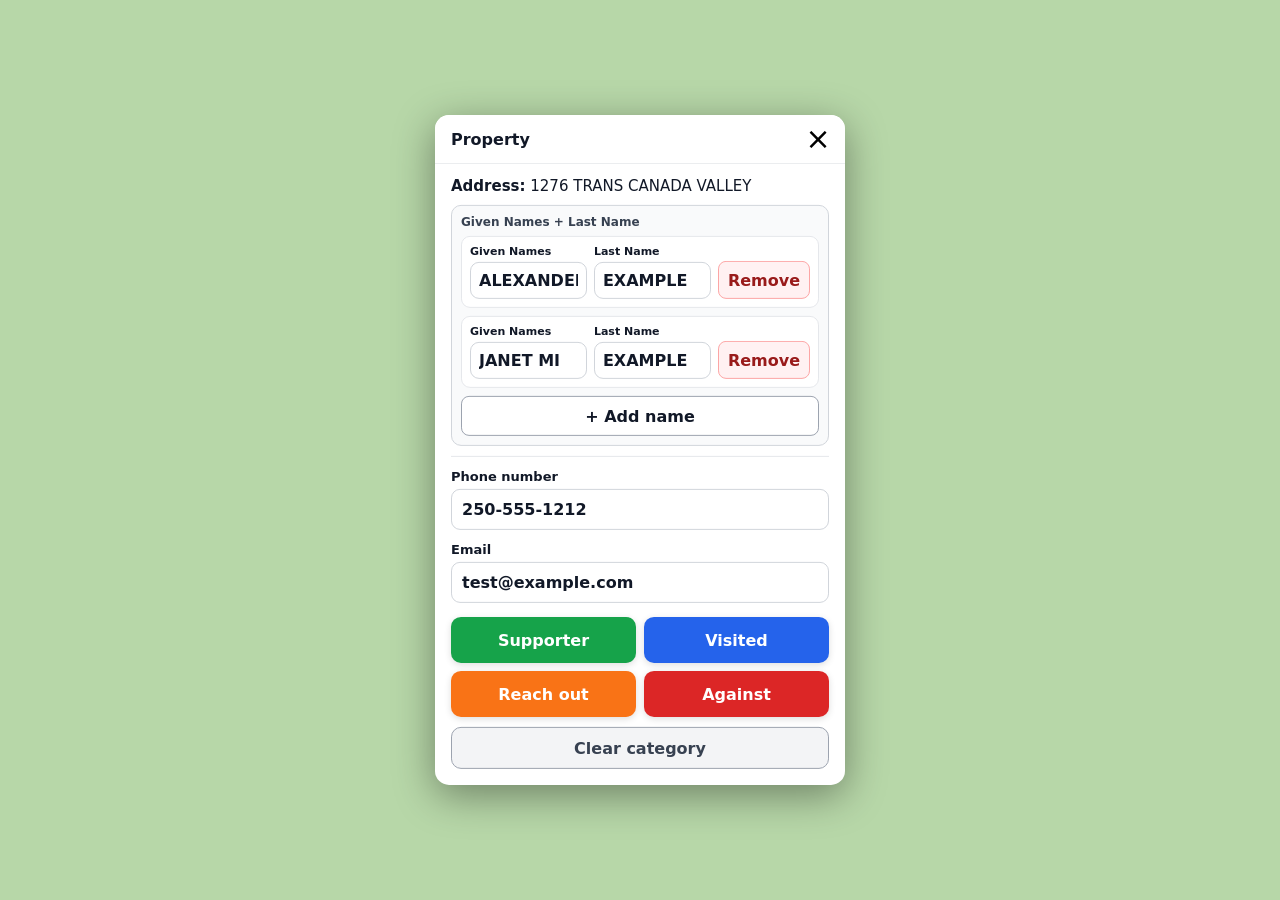
<file: canvas/layout_test.html>
<!doctype html><html><head><meta name="viewport" content="width=device-width,initial-scale=1,viewport-fit=cover,interactive-widget=resizes-content"><link rel="stylesheet" href="styles.css"></head><body><div id="map" style="background:#b7d7a8"></div><div id="panel"><div class="panel-topbar"><strong>Property</strong><button class="close">×</button></div><div class="panel-scroll"><div class="address-group"><div class="address"><b>Address:</b> 1276 TRANS CANADA VALLEY</div><div class="voter-editor"><div class="voter-label">Given Names + Last Name</div><div class="voter-pairs"><div class="voter-pair"><label>Given Names<input value="ALEXANDER"></label><label>Last Name<input value="EXAMPLE"></label><button class="remove-voter">Remove</button></div><div class="voter-pair"><label>Given Names<input value="JANET MI"></label><label>Last Name<input value="EXAMPLE"></label><button class="remove-voter">Remove</button></div></div><button class="add-voter">+ Add name</button></div></div><label>Phone number<input value="250-555-1212"></label><label>Email<input value="test@example.com"></label><div class="actions"><button class="status-button supporter-button">Supporter</button><button class="status-button visited-button">Visited</button><button class="status-button reachout-button">Reach out</button><button class="status-button against-button">Against</button></div><button class="clear-status-button">Clear category</button></div></div></body></html>
</file>
<file: canvas/styles.css>
*{box-sizing:border-box}html,body,#app{height:100%;margin:0}body{font-family:system-ui,-apple-system,BlinkMacSystemFont,"Segoe UI",sans-serif;color:#111827;overflow:hidden}button,input{font:inherit}
header{height:58px;background:#111827;color:#fff;display:flex;align-items:center;justify-content:space-between;padding:8px 10px;position:absolute;z-index:1000;left:0;right:0;top:0;box-shadow:0 2px 8px #0003}header h1{font-size:18px;margin:0}.sub{font-size:11px;opacity:.78}header button{border:0;border-radius:10px;padding:9px 11px;font-size:18px}
.toolbar{position:absolute;z-index:1001;top:66px;left:9px;right:9px;display:flex;gap:7px}.search-wrap{position:relative;min-width:0;flex:1}.toolbar input{width:100%;min-width:0;height:42px;padding:11px 12px;border:1px solid #d1d5db;border-radius:10px;background:#fff;font-size:16px;box-shadow:0 2px 7px #0002}.search-results{position:absolute;left:0;right:0;top:47px;max-height:min(46vh,360px);overflow-y:auto;background:#fff;border:1px solid #d1d5db;border-radius:10px;box-shadow:0 8px 24px #0003;padding:4px;z-index:1200}.search-result{display:block;width:100%;text-align:left;border:0;background:#fff;border-radius:7px;padding:9px 10px;color:#111827}.search-result:hover,.search-result:focus{background:#f3f4f6;outline:none}.search-result+.search-result{border-top:1px solid #f3f4f6}.search-result-name{display:block;font-weight:800;font-size:14px}.search-result-address{display:block;color:#6b7280;font-size:12px;margin-top:2px}
.stats{position:absolute;z-index:1001;top:116px;left:8px;right:8px;display:grid;grid-template-columns:repeat(4,1fr);gap:5px;max-width:620px}.stats>div{background:#fff;border-radius:8px;padding:6px 3px;box-shadow:0 2px 7px #0002;text-align:center;border-top:4px solid transparent}.stats b{display:block;font-size:17px;line-height:1}.stats span{font-size:9px;color:#4b5563;white-space:nowrap}.stat-supporter{border-top-color:#22c55e!important}.stat-visited{border-top-color:#3b82f6!important}.stat-reachout{border-top-color:#f97316!important}.stat-against{border-top-color:#ef4444!important}
#map{position:absolute;left:0;right:0;top:0;bottom:0;min-height:300px}.leaflet-container{font:14px system-ui}.parcel{fill-opacity:.22;weight:1}.supporter,.visited,.reachout,.against{fill-opacity:.78}
.modal{position:fixed;inset:0;background:#0008;z-index:3000;display:flex;align-items:center;justify-content:center;padding:18px}.card{background:#fff;border-radius:16px;padding:20px;max-width:480px;width:100%;box-shadow:0 10px 40px #0006}.card h2{margin-top:0}.card label,#panel label{display:block;font-size:13px;font-weight:700;margin:12px 0}.card input,#panel input{display:block;width:100%;margin-top:5px;padding:10px;border:1px solid #d1d5db;border-radius:9px;font-size:16px;background:#fff;color:#111827}.full{width:100%;margin-top:8px}.primary{background:#111827!important;color:#fff!important}.secondary{background:#e5e7eb!important}.small{font-size:11px;color:#6b7280;line-height:1.4}.hidden{display:none!important}

/* Mobile property dialog: keep it centered inside the actual screen.
   Do not offset it with visualViewport.offsetLeft/offsetTop; Android Chrome can
   double-apply those offsets and strand the dialog off-screen. */
#panel{position:fixed;z-index:3000;left:12px;right:12px;top:50dvh;bottom:auto;margin-left:auto;margin-right:auto;transform:translateY(-50%);width:auto;max-width:430px;height:auto;max-height:calc(100dvh - 24px);background:#fff;display:flex;flex-direction:column;overflow:hidden;overscroll-behavior:none;box-shadow:0 10px 40px #0006;border-radius:14px}
.panel-topbar{flex:0 0 auto;min-height:52px;background:#fff;display:flex;align-items:center;justify-content:space-between;padding:5px 8px 5px 16px;border-bottom:1px solid #e5e7eb;z-index:5}.panel-topbar strong{font-size:16px}.close{width:42px;height:42px;border:0;background:transparent;font-size:30px;line-height:1;border-radius:9px}.panel-scroll{flex:1 1 auto;min-height:0;overflow-y:auto;overflow-x:hidden;overscroll-behavior:contain;-webkit-overflow-scrolling:touch;padding:0 16px calc(16px + env(safe-area-inset-bottom))}
.address-group{padding:12px 0 10px;border-bottom:1px solid #e5e7eb}.address-group:last-child{border-bottom:0}.address{font-size:15px;line-height:1.35;margin-bottom:9px}.loading,.muted{color:#6b7280;font-size:12px;padding:14px 0}
.voter-editor{border:1px solid #d1d5db;border-radius:10px;background:#f9fafb;padding:9px}.voter-label{font-size:12px;font-weight:800;color:#374151;margin-bottom:7px}.voter-pairs{display:grid;gap:8px}.voter-pair{display:grid;grid-template-columns:minmax(0,1fr) minmax(0,1fr) auto;gap:7px;align-items:end;padding:8px;background:#fff;border:1px solid #e5e7eb;border-radius:9px}.voter-pair label{margin:0!important;font-size:11px!important}.voter-pair input{margin-top:4px!important;padding:8px!important;font-size:16px!important}.remove-voter{min-height:38px;border:1px solid #fca5a5;background:#fff1f2;color:#991b1b;border-radius:8px;padding:6px 9px;font-weight:750}.add-voter{width:100%;min-height:40px;margin-top:8px;border:1px solid #9ca3af;background:#fff;color:#111827;border-radius:8px;font-weight:750}.no-voters{font-size:12px;color:#6b7280;background:#fff;border-radius:8px;padding:8px 9px;border:1px dashed #d1d5db}
.actions{display:grid;grid-template-columns:1fr 1fr;gap:8px;margin-top:14px}.actions button{min-height:46px;border:0;border-radius:10px;padding:10px 9px;font-weight:800;box-shadow:0 2px 7px #0002}.status-button{color:#fff}.supporter-button{background:#16a34a}.visited-button{background:#2563eb}.reachout-button{background:#f97316}.against-button{background:#dc2626}.status-button.active{outline:3px solid #111827;outline-offset:2px}.clear-status-button{width:100%;min-height:42px;margin-top:10px;border:1px solid #9ca3af;border-radius:10px;background:#f3f4f6;color:#374151;font-weight:750}.status{margin-top:10px;font-size:12px;color:#4b5563;font-weight:650}
@media(max-width:520px){.voter-pair{grid-template-columns:1fr 1fr}.remove-voter{grid-column:1/-1;width:100%}}
@media(min-width:800px){.toolbar{right:auto;width:460px}.stats{right:auto;width:620px}#panel{width:410px;max-width:calc(100vw - 36px);max-height:78dvh}.panel-topbar{min-height:48px;padding:3px 6px 3px 16px;border-radius:14px 14px 0 0}.panel-scroll{padding:0 16px 16px}.voter-pair{grid-template-columns:minmax(0,1fr) minmax(0,1fr) auto}}

/* v9 access gate */
.access-gate{z-index:5000;background:rgba(17,24,39,.92)}
.access-card{max-width:380px}
.access-card p{margin:0 0 14px;color:#4b5563;line-height:1.4}
.access-card input{min-height:48px}
.access-card button:disabled{opacity:.65;cursor:wait}
.access-error{min-height:20px;margin-top:10px;color:#b91c1c;font-size:13px;font-weight:650}

.version-watermark{position:fixed;left:7px;bottom:6px;z-index:1000;font-size:11px;font-weight:800;line-height:1;color:#111827;background:rgba(255,255,255,.62);border:1px solid rgba(17,24,39,.18);border-radius:5px;padding:3px 5px;pointer-events:none;user-select:none;backdrop-filter:blur(2px)}



/* v20 registered-voter cue: subtle dot at door-knocking zoom only */
.voter-cue-legend{position:fixed;left:7px;bottom:30px;z-index:1000;display:flex;align-items:center;gap:6px;font-size:10px;font-weight:700;line-height:1.15;color:#374151;background:rgba(255,255,255,.78);border:1px solid rgba(17,24,39,.15);border-radius:6px;padding:5px 7px;pointer-events:none;user-select:none;box-shadow:0 1px 4px #0002;backdrop-filter:blur(2px)}
.voter-cue-swatch{width:8px;height:8px;border-radius:50%;background:rgba(17,24,39,.72);border:1px solid rgba(255,255,255,.95);box-shadow:0 0 0 1px rgba(17,24,39,.18);flex:0 0 auto}
.voter-parcel-dot-wrap{background:transparent!important;border:0!important}
.voter-parcel-dot{display:block;width:100%;height:100%;border-radius:50%;background:rgba(17,24,39,.68);border:1px solid rgba(255,255,255,.95);box-shadow:0 0 0 1px rgba(17,24,39,.18);pointer-events:none}
</file>
